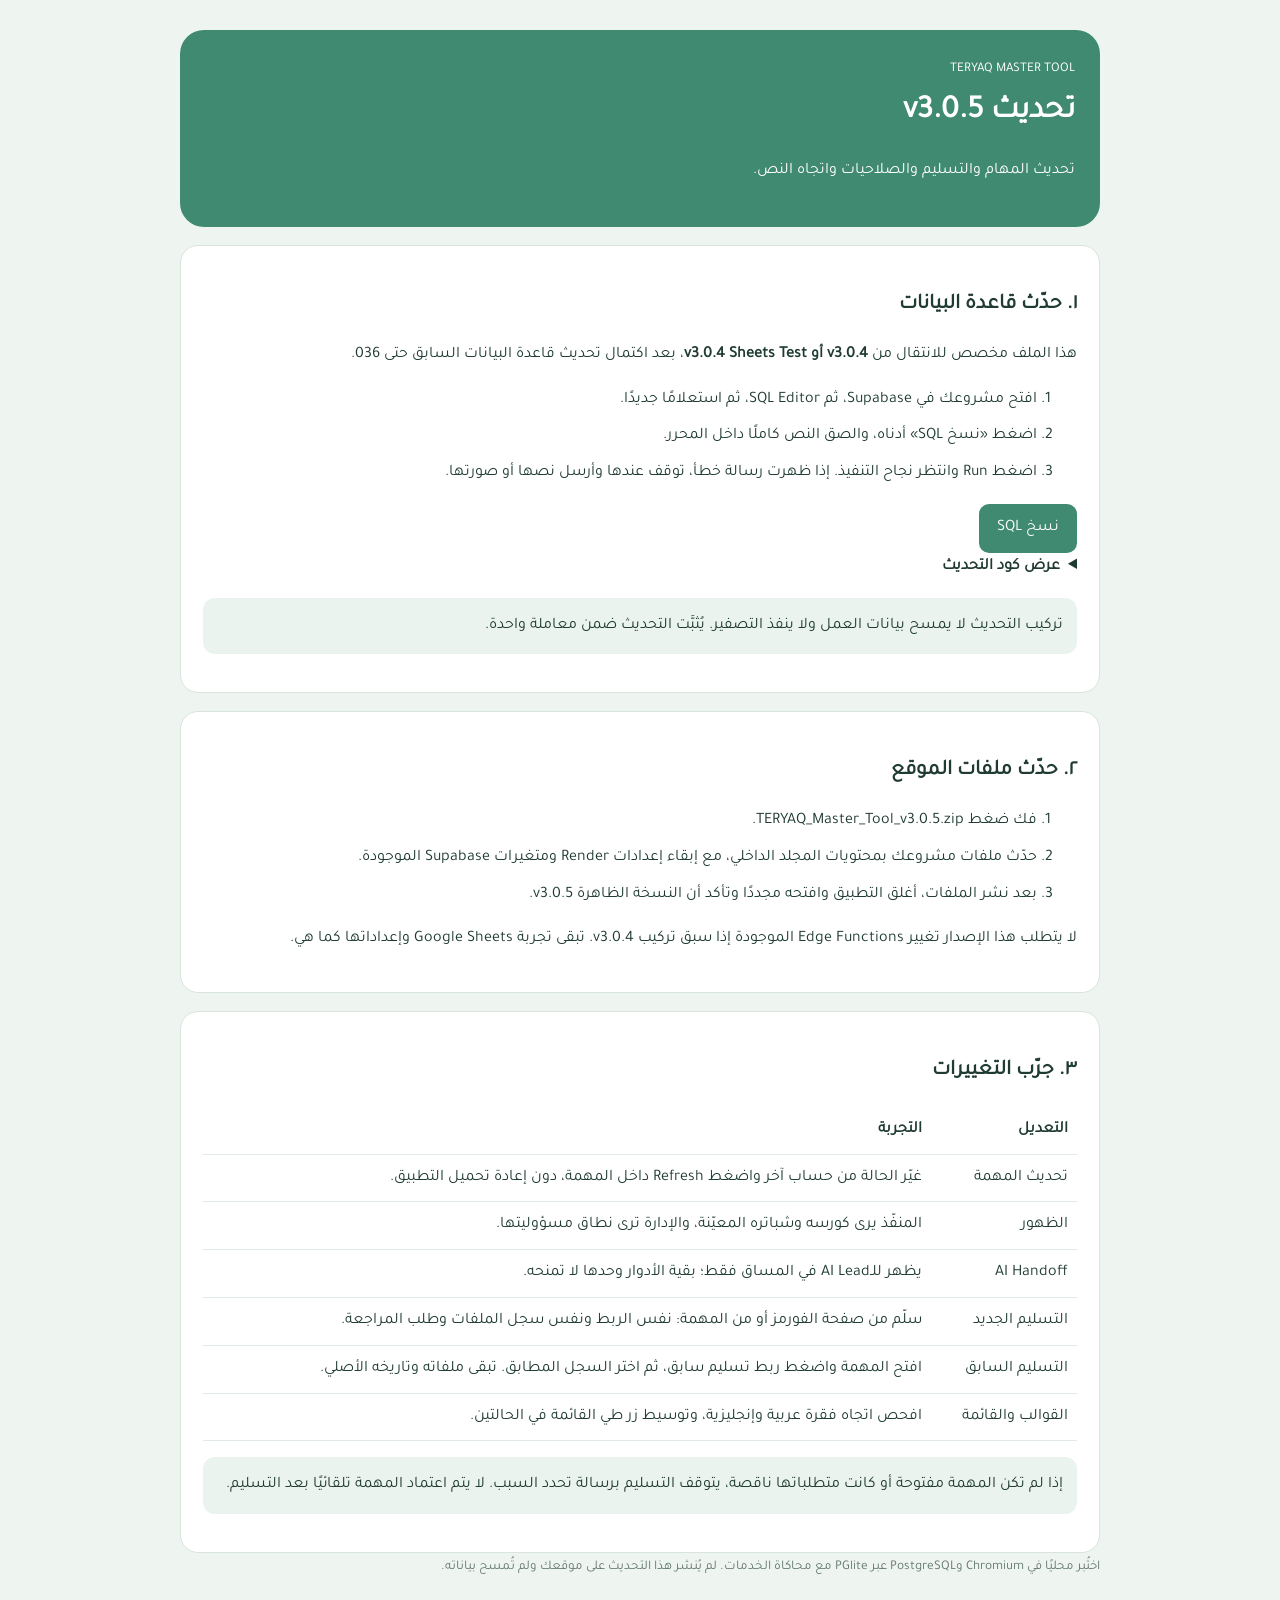
<file: INSTALL_v3.0.5.html>
<!doctype html><html lang="ar" dir="rtl"><meta charset="utf-8"><meta name="viewport" content="width=device-width,initial-scale=1"><title>تركيب ترياق v3.0.5</title><style>@font-face{font-family:Tajawal;src:url([data-uri])}*{box-sizing:border-box}body{margin:0;background:#eef4f0;color:#203c32;font-family:Tajawal,Arial,sans-serif;line-height:1.8}main{max-width:960px;margin:auto;padding:30px 20px}header{background:#408a71;color:white;border-radius:24px;padding:25px}h1{margin:0}h2{font-size:21px}section{background:white;border:1px solid #d7e5dd;border-radius:18px;padding:22px;margin-top:18px}li{margin:8px 0}.note{background:#eaf3ed;padding:14px;border-radius:12px}button,a.button{background:#408a71;color:white;border:0;border-radius:10px;padding:10px 18px;font:inherit;cursor:pointer}textarea{width:100%;height:270px;direction:ltr;text-align:left;white-space:pre;font-family:monospace;font-size:12px;border:1px solid #b9cdc1;border-radius:10px;margin-top:12px}table{width:100%;border-collapse:collapse}td,th{padding:9px;border-bottom:1px solid #e1eae4;text-align:right}small{color:#64796f}code{direction:ltr;display:inline-block}summary{cursor:pointer;font-weight:bold}</style><main><header><small style="color:white">TERYAQ MASTER TOOL</small><h1>تحديث v3.0.5</h1><p>تحديث المهام والتسليم والصلاحيات واتجاه النص.</p></header>
<section><h2>١. حدّث قاعدة البيانات</h2><p>هذا الملف مخصص للانتقال من <b>v3.0.4 أو v3.0.4 Sheets Test</b>، بعد اكتمال تحديث قاعدة البيانات السابق حتى 036.</p><ol><li>افتح مشروعك في Supabase، ثم SQL Editor، ثم استعلامًا جديدًا.</li><li>اضغط «نسخ SQL» أدناه، والصق النص كاملًا داخل المحرر.</li><li>اضغط Run وانتظر نجاح التنفيذ. إذا ظهرت رسالة خطأ، توقف عندها وأرسل نصها أو صورتها.</li></ol><button onclick="copyCode('sql',this)">نسخ SQL</button><details><summary>عرض كود التحديث</summary><textarea id="sql" readonly>-- TERYAQ Master Tool v3.0.5 — upgrade from v3.0.4 / v3.0.4 Sheets Test.
-- Installs permissions, task/form linkage and reset compatibility. Does not run a reset.
begin;
do $$begin
 if to_regclass(&#x27;public.qf_audit_data&#x27;) is null or to_regprocedure(&#x27;public.qf_submission_context(uuid,uuid,text,text)&#x27;) is null then
  raise exception &#x27;Apply the complete corrected v3.0.4 database upgrade (through 036) before this v3.0.5 update&#x27;;
 end if;
end$$;
-- 037_reset_explicit_predicates.sql
-- v3.0.4 reset compatibility: explicit primary-key predicates for safe-update protection.
-- This file only updates the reset function; it does NOT execute a reset.

create or replace function public.workspace_reset_finish(p_expected text) returns text language plpgsql security definer set search_path=public as $$
declare next_generation text:=gen_random_uuid()::text; wid uuid;
begin
 if coalesce(auth.role(),&#x27;&#x27;)&lt;&gt;&#x27;service_role&#x27; then raise exception &#x27;Service access required&#x27; using errcode=&#x27;42501&#x27;; end if;
 perform 1 from public.workspace_reset_state where id and resetting and generation=p_expected for update;
 if not found then raise exception &#x27;No matching reset in progress&#x27;; end if;
 if exists(select 1 from public.workspace_reset_files()) then raise exception &#x27;Uploaded file cleanup is not complete; resume the reset&#x27;; end if;
 delete from public.qf_audit_data where task_id is not null;
 delete from public.workflow_notifications where id is not null;
 delete from public.workflow_events where id is not null;
 delete from public.workflow_evidence where id is not null;
 delete from public.workflow_task_comments where id is not null;
 delete from public.workflow_task_check_state where instruction_id is not null;
 delete from public.workflow_task_resources where id is not null;
 delete from public.workflow_chapter_resources where id is not null;
 update public.workflow_tasks set submitted_id=null,approved_id=null,status=&#x27;planned&#x27;,approved_at=null,approved_by=null,blocked_reason=null,impact_alerted_at=null,opened_at=null where id is not null;
 delete from public.content_submissions where id is not null;
 delete from public.sync_conflicts where id is not null;
 delete from public.audit_log where entity_type in (&#x27;document&#x27;,&#x27;submission&#x27;,&#x27;workflow&#x27;);
 delete from public.documents where id is not null;
 -- FK cascades remove attachments and all document versions.
 for wid in select id from public.course_workflows loop perform public.workflow_open_ready(wid); end loop;
 update public.workspace_reset_state set generation=next_generation,resetting=false,completed_at=now() where id;
 return next_generation;
end $$;
notify pgrst,&#x27;reload schema&#x27;;


-- 038_workflow_scope_ai_access.sql
-- v3.0.5: scope Course Progress by assignment/leadership; AI Handoff only for AI Leads.

create or replace function public.workflow_is_ai_lead(p_course uuid) returns boolean
language sql stable security definer set search_path=public as $$
 select auth.uid() is not null and exists(select 1 from public.course_management_roles where course_id=p_course and user_id=auth.uid() and role=&#x27;ai_lead&#x27;)
$$;
create or replace function public.workflow_can_view_cycle(p_workflow uuid) returns boolean
language sql stable security definer set search_path=public as $$
 select auth.uid() is not null and (public.is_admin() or exists(
 select 1 from public.course_workflows w where w.id=p_workflow and (
 exists(select 1 from public.course_management_roles r where r.course_id=w.course_id and r.user_id=auth.uid())
 or exists(select 1 from public.workflow_tasks t where t.workflow_id=w.id and public.workflow_task_is_executor(t.id,auth.uid())))))
$$;
create or replace function public.workflow_can_view_course(p_course uuid) returns boolean
language sql stable security definer set search_path=public as $$
 select auth.uid() is not null and (public.is_admin() or exists(select 1 from public.course_management_roles where course_id=p_course and user_id=auth.uid()) or exists(select 1 from public.course_workflows where course_id=p_course and public.workflow_can_view_cycle(id)))
$$;
create or replace function public.workflow_can_view_task(p_task uuid) returns boolean
language sql stable security definer set search_path=public as $$select exists(select 1 from public.workflow_tasks where id=p_task and public.workflow_can_view_cycle(workflow_id))$$;
create or replace function public.workflow_task_payload(p_task public.workflow_tasks) returns jsonb
language sql stable security definer set search_path=public as $$
 select case when public.workflow_is_ai_lead((select course_id from public.course_workflows where id=p_task.workflow_id)) then to_jsonb(p_task) else to_jsonb(p_task)-array[&#x27;ai_prompt&#x27;,&#x27;ai_expected_output&#x27;,&#x27;ai_handoff_notes&#x27;,&#x27;ai_handoff_enabled&#x27;] end
$$;
-- Expose a safe task snapshot; raw configurable AI columns have no client read grant.
create or replace function public.workflow_visible_tasks() returns jsonb
language sql stable security definer set search_path=public as $$select coalesce(jsonb_agg(public.workflow_task_payload(t) order by t.sort_order),&#x27;[]&#x27;::jsonb) from public.workflow_tasks t where public.workflow_can_view_cycle(t.workflow_id)$$;
revoke select on public.workflow_tasks from public,anon,authenticated;
revoke select(ai_prompt,ai_expected_output,ai_handoff_notes,ai_handoff_enabled) on public.workflow_tasks from public,anon,authenticated;
do $$declare cols text;begin select string_agg(quote_ident(attname),&#x27;,&#x27;) into cols from pg_attribute where attrelid=&#x27;public.workflow_tasks&#x27;::regclass and attnum&gt;0 and not attisdropped and attname not in (&#x27;ai_prompt&#x27;,&#x27;ai_expected_output&#x27;,&#x27;ai_handoff_notes&#x27;,&#x27;ai_handoff_enabled&#x27;);execute &#x27;grant select(&#x27;||cols||&#x27;) on public.workflow_tasks to authenticated&#x27;;end$$;

drop policy if exists v305_scope on public.course_workflows;
create policy v305_scope on public.course_workflows as restrictive for select to authenticated using(public.workflow_can_view_cycle(id));

drop policy if exists v305_scope on public.workflow_tasks;
create policy v305_scope on public.workflow_tasks as restrictive for select to authenticated using(public.workflow_can_view_cycle(workflow_id));

drop policy if exists v305_scope on public.workflow_task_executors;
create policy v305_scope on public.workflow_task_executors as restrictive for select to authenticated using(public.workflow_can_view_task(task_id));

drop policy if exists v305_scope on public.workflow_chapter_roles;
create policy v305_scope on public.workflow_chapter_roles as restrictive for select to authenticated using(public.workflow_can_view_cycle(workflow_id));

drop policy if exists v305_scope on public.workflow_task_instructions;
create policy v305_scope on public.workflow_task_instructions as restrictive for select to authenticated using(public.workflow_can_view_task(task_id));

drop policy if exists v305_scope on public.workflow_task_comments;
create policy v305_scope on public.workflow_task_comments as restrictive for select to authenticated using(public.workflow_can_view_task(task_id));

drop policy if exists v305_scope on public.workflow_task_check_state;
create policy v305_scope on public.workflow_task_check_state as restrictive for select to authenticated using(exists(select 1 from public.workflow_task_instructions i where i.id=instruction_id and public.workflow_can_view_task(i.task_id)));

drop policy if exists v305_scope on public.workflow_chapter_resources;
create policy v305_scope on public.workflow_chapter_resources as restrictive for select to authenticated using(public.workflow_can_view_cycle(workflow_id));

drop policy if exists v305_scope on public.workflow_task_resources;
create policy v305_scope on public.workflow_task_resources as restrictive for select to authenticated using(public.workflow_can_view_task(task_id));

drop policy if exists v305_scope on public.workflow_events;
create policy v305_scope on public.workflow_events as restrictive for select to authenticated using(public.workflow_can_view_cycle(workflow_id));

drop policy if exists v305_scope on public.workflow_evidence;
create policy v305_scope on public.workflow_evidence as restrictive for select to authenticated using(public.workflow_can_view_task(task_id));

drop policy if exists v305_scope on public.course_management_roles;
create policy v305_scope on public.course_management_roles as restrictive for select to authenticated using(user_id=auth.uid() or public.workflow_can_view_course(course_id));

drop policy if exists v305_scope on public.course_leads;
create policy v305_scope on public.course_leads as restrictive for select to authenticated using(user_id=auth.uid() or public.workflow_can_view_course(course_id));

create or replace function public.workflow_can_view_required_inputs(p_task uuid) returns boolean
language sql stable security definer set search_path=public as $$
 select auth.uid() is not null and exists(select 1 from public.workflow_tasks t join public.course_workflows w on w.id=t.workflow_id where t.id=p_task and (
 public.workflow_task_is_executor(t.id,auth.uid()) or public.workflow_can_manage_stage(w.course_id,t.stage)
 or (public.workflow_is_ai_lead(w.course_id) and public.workflow_ai_task_spec(t.task_key,t.stage) is not null)))
$$;
-- Preparation is shared within the visible chapter; task files still require their existing permissions.
create or replace function public.workflow_scoped_resource_read(p_path text) returns boolean
language sql stable security definer set search_path=public as $$
 select public.is_admin() or exists(select 1 from public.workflow_chapter_resources r where r.storage_path=p_path and public.workflow_can_view_cycle(r.workflow_id))
 or exists(select 1 from public.workflow_task_resources r where r.storage_path=p_path and public.workflow_can_view_required_inputs(r.task_id))
$$;
drop policy if exists workflow_v305_file_scope on storage.objects;
create policy workflow_v305_file_scope on storage.objects as restrictive for select to authenticated using(bucket_id&lt;&gt;&#x27;teryaq-workflow&#x27; or public.workflow_scoped_resource_read(name));
-- Every definer-based reader validates scope as well as RLS. Preserve exact return shapes.
do $wrap$
declare row record; backup text; args text; callargs text; result text; body text; gate text; rec record;
begin
 for row in select * from (values
 (&#x27;workflow_people&#x27;,&#x27;course&#x27;),(&#x27;workflow_directory&#x27;,&#x27;course&#x27;),(&#x27;workflow_team_tasks&#x27;,&#x27;course&#x27;),
 (&#x27;workflow_task_collaboration&#x27;,&#x27;task&#x27;),(&#x27;workflow_task_submission_history&#x27;,&#x27;task&#x27;),(&#x27;workflow_required_inputs&#x27;,&#x27;task&#x27;)) v(fn,kind) loop
  backup:=row.fn||&#x27;_pre305&#x27;;
  select p.* into rec from pg_proc p join pg_namespace n on n.oid=p.pronamespace where n.nspname=&#x27;public&#x27; and p.proname=row.fn and p.pronargs=1;
  if rec.oid is null then raise exception &#x27;Missing prerequisite function: %&#x27;,row.fn;end if;
  args:=pg_get_function_arguments(rec.oid);result:=pg_get_function_result(rec.oid);callargs:=quote_ident(rec.proargnames[1]);
  if not exists(select 1 from pg_proc p join pg_namespace n on n.oid=p.pronamespace where n.nspname=&#x27;public&#x27; and p.proname=backup) then
   execute format(&#x27;alter function public.%I(uuid) rename to %I&#x27;,row.fn,backup);
  end if;
  gate:=case row.kind when &#x27;course&#x27; then &#x27;public.workflow_can_view_course(&#x27;||callargs||&#x27;)&#x27; else &#x27;public.workflow_can_view_task(&#x27;||callargs||&#x27;)&#x27; end;
  body:=&#x27;begin if not coalesce(&#x27;||gate||&#x27;,false) then raise exception &#x27;&#x27;Course/chapter access required&#x27;&#x27; using errcode=&#x27;&#x27;42501&#x27;&#x27;; end if; &#x27;||case when rec.proretset then &#x27;return query select * from &#x27; else &#x27;return &#x27; end||format(&#x27;public.%I(%s); end&#x27;,backup,callargs);
  if row.fn=&#x27;workflow_team_tasks&#x27; then body:=&#x27;begin if not coalesce(&#x27;||gate||&#x27;,false) then raise exception &#x27;&#x27;Course access required&#x27;&#x27; using errcode=&#x27;&#x27;42501&#x27;&#x27;;end if;return query select q.* from public.workflow_team_tasks_pre305(&#x27;||callargs||&#x27;) q where public.workflow_can_view_cycle(q.workflow_id);end&#x27;;end if;
  execute format(&#x27;create or replace function public.%I(%s) returns %s language plpgsql stable security definer set search_path=public as %L&#x27;,row.fn,args,result,body);
  execute format(&#x27;revoke all on function public.%I(uuid) from public,anon,authenticated&#x27;,backup);
  execute format(&#x27;grant execute on function public.%I(uuid) to service_role&#x27;,backup);
  execute format(&#x27;revoke all on function public.%I(uuid) from public,anon&#x27;,row.fn);
  execute format(&#x27;grant execute on function public.%I(uuid) to authenticated&#x27;,row.fn);
 end loop;
end $wrap$;
create or replace function public.workflow_set_ai_handoff(
  p_task uuid,
  p_enabled boolean,
  p_prompt text,
  p_expected_output text,
  p_notes text
) returns void
language plpgsql
security definer
set search_path=public
as $$
declare
  t public.workflow_tasks%rowtype;
  w public.course_workflows%rowtype;
begin
  select * into t from public.workflow_tasks where id=p_task;
  if not found then raise exception &#x27;Task not found&#x27;; end if;
  if public.workflow_ai_task_spec(t.task_key,t.stage) is null then raise exception &#x27;AI Hand Off is limited to the yellow AI tasks in the approved workflow&#x27;; end if;
  select * into w from public.course_workflows where id=t.workflow_id;
  if not public.workflow_is_ai_lead(w.course_id) then
    raise exception &#x27;AI Lead access required to configure AI Hand Off&#x27;;
  end if;

  update public.workflow_tasks
  set ai_handoff_enabled=coalesce(p_enabled,false),
      ai_prompt=nullif(trim(coalesce(p_prompt,&#x27;&#x27;)),&#x27;&#x27;),
      ai_expected_output=nullif(trim(coalesce(p_expected_output,&#x27;&#x27;)),&#x27;&#x27;),
      ai_handoff_notes=nullif(trim(coalesce(p_notes,&#x27;&#x27;)),&#x27;&#x27;)
  where id=p_task;

  insert into public.workflow_events(task_id,workflow_id,actor_id,action,details)
  values(p_task,t.workflow_id,auth.uid(),&#x27;ai_handoff_updated&#x27;,jsonb_build_object(&#x27;enabled&#x27;,coalesce(p_enabled,false)));
end
$$;

revoke all on function public.workflow_set_ai_handoff(uuid,boolean,text,text,text) from public;
grant execute on function public.workflow_set_ai_handoff(uuid,boolean,text,text,text) to authenticated;

create or replace function public.qf_submission_context(p_course uuid,p_chapter uuid,p_form text,p_round text default null) returns jsonb language plpgsql stable security definer set search_path=public as $$
declare w public.course_workflows%rowtype;t public.workflow_tasks%rowtype;person public.profiles%rowtype;key text;dest text;stage_label text;
begin
 if auth.uid() is null then raise exception &#x27;Sign in required&#x27;;end if;
 key:=case p_form when &#x27;qf-review&#x27; then case p_round when &#x27;1&#x27; then &#x27;qf-review-r1&#x27; when &#x27;2&#x27; then &#x27;qf-review-r2&#x27; end when &#x27;qf-comprehensive-audit&#x27; then &#x27;qf-audit&#x27; when &#x27;qf-final-outputs&#x27; then &#x27;qf-final-qc&#x27; end;
 if key is null then raise exception &#x27;Choose Review Round 1 or 2&#x27;;end if;
 select * into w from public.course_workflows where course_id=p_course and chapter_id=p_chapter order by cycle desc limit 1;
 select * into t from public.workflow_tasks where workflow_id=w.id and task_key=key;
 if t.id is null then raise exception &#x27;Start the chapter and apply the Questions &amp; Flashcards update first&#x27;;end if;
 if not(public.workflow_task_is_executor(t.id,auth.uid()) or public.workflow_can_manage_stage(w.course_id,t.stage)) then raise exception &#x27;Task executor or course management access required&#x27; using errcode=&#x27;42501&#x27;;end if;
 if p_form=&#x27;qf-review&#x27; then
  select p.* into person from public.workflow_chapter_roles r join public.profiles p on p.id=r.user_id where r.workflow_id=w.id and r.role=&#x27;scientific_author&#x27;;
  if person.id is null then raise exception &#x27;Assign the chapter Scientific Draft Author first&#x27;;end if;
 else select * into person from public.profiles where id=auth.uid();end if;
 dest:=case key when &#x27;qf-review-r1&#x27; then &#x27;qf-generate-v2&#x27; when &#x27;qf-audit&#x27; then &#x27;qf-review-r2&#x27; when &#x27;qf-review-r2&#x27; then &#x27;qf-generate-v3&#x27; when &#x27;qf-final-qc&#x27; then &#x27;qf-publish&#x27; end;
 stage_label:=case key when &#x27;qf-review-r1&#x27; then &#x27;Review — Round 1&#x27; when &#x27;qf-review-r2&#x27; then &#x27;Review — Round 2&#x27; when &#x27;qf-audit&#x27; then &#x27;Comprehensive Audit&#x27; else &#x27;Final Outputs&#x27; end;
 return jsonb_build_object(&#x27;task&#x27;,public.workflow_task_payload(t),&#x27;workflow&#x27;,to_jsonb(w),&#x27;person&#x27;,jsonb_build_object(&#x27;id&#x27;,person.id,&#x27;name&#x27;,person.display_name,&#x27;memberCode&#x27;,coalesce(person.member_code,&#x27;&#x27;),&#x27;label&#x27;,coalesce(person.display_name,&#x27;&#x27;)||case when nullif(person.member_code,&#x27;&#x27;) is null then &#x27;&#x27; else &#x27; — &#x27;||person.member_code end),&#x27;round&#x27;,p_round,&#x27;stage&#x27;,stage_label,&#x27;destination&#x27;,dest,&#x27;destinationLabel&#x27;,(select title from public.workflow_tasks where workflow_id=w.id and task_key=dest));
end $$;
revoke all on function public.qf_submission_context(uuid,uuid,text,text) from public,anon;grant execute on function public.qf_submission_context(uuid,uuid,text,text) to authenticated;

-- Renamed implementations are internal, never alternate public API routes.
do $$declare r record;begin for r in select p.oid::regprocedure sig from pg_proc p join pg_namespace n on n.oid=p.pronamespace where n.nspname=&#x27;public&#x27; and (p.proname like &#x27;%_v3_0_3&#x27; or p.proname like &#x27;%_pre305&#x27;) loop execute format(&#x27;revoke all on function %s from public,anon,authenticated&#x27;,r.sig);end loop;end$$;
revoke all on function public.workflow_task_payload(public.workflow_tasks) from public,anon,authenticated;
revoke all on function public.workflow_is_ai_lead(uuid),public.workflow_can_view_cycle(uuid),public.workflow_can_view_course(uuid),public.workflow_can_view_task(uuid),public.workflow_visible_tasks(),public.workflow_scoped_resource_read(text) from public,anon;
grant execute on function public.workflow_is_ai_lead(uuid),public.workflow_can_view_cycle(uuid),public.workflow_can_view_course(uuid),public.workflow_can_view_task(uuid),public.workflow_visible_tasks(),public.workflow_scoped_resource_read(text) to authenticated;

-- Download access follows the exact resolved input files, not obsolete task names.
create or replace function public.workflow_submission_file_visible(p_path text) returns boolean
language plpgsql stable security definer set search_path=public as $$
declare submission_id text;package public.content_submissions%rowtype;target record;inputs jsonb;
begin
 if auth.uid() is null then return false;end if;
 if public.is_admin() then return true;end if;
 submission_id:=(storage.foldername(p_path))[2];
 if submission_id is null or submission_id !~ &#x27;^[0-9a-fA-F-]{36}$&#x27; then return false;end if;
 select * into package from public.content_submissions where id::text=submission_id and deleted_at is null;
 if not found or split_part(p_path,&#x27;/&#x27;,1)&lt;&gt;package.owner_id::text then return false;end if;
 if package.owner_id=auth.uid() then return true;end if;
 if package.status&lt;&gt;&#x27;submitted&#x27; then return false;end if;
 if package.workflow_task_id is not null and exists(select 1 from public.workflow_tasks t join public.course_workflows w on w.id=t.workflow_id where t.id=package.workflow_task_id and (public.workflow_task_is_executor(t.id,auth.uid()) or public.workflow_can_manage_stage(w.course_id,t.stage))) then return true;end if;
 for target in select t.id from public.workflow_tasks t join public.course_workflows w on w.id=t.workflow_id where w.course_id=package.course_id and w.chapter_id=package.chapter_id and public.workflow_can_view_cycle(w.id) and public.workflow_can_view_required_inputs(t.id) loop
  inputs:=public.workflow_required_inputs_pre305(target.id);
  if exists(select 1 from jsonb_path_query(coalesce(inputs,&#x27;[]&#x27;::jsonb),&#x27;$.**.storage_path&#x27;) path where path#&gt;&gt;&#x27;{}&#x27;=p_path) then return true;end if;
 end loop;
 return false;
end$$;
revoke all on function public.workflow_submission_file_visible(text) from public,anon;
grant execute on function public.workflow_submission_file_visible(text) to authenticated;
drop policy if exists workflow_storage_v305_inputs on storage.objects;
create policy workflow_storage_v305_inputs on storage.objects for select to authenticated using(bucket_id=&#x27;teryaq-submissions&#x27; and public.workflow_submission_file_visible(name));
drop policy if exists workflow_storage_v305_scope on storage.objects;
create policy workflow_storage_v305_scope on storage.objects as restrictive for select to authenticated using(bucket_id&lt;&gt;&#x27;teryaq-submissions&#x27; or public.workflow_submission_file_visible(name));

notify pgrst,&#x27;reload schema&#x27;;


-- 039_submission_task_linking.sql
-- v3.0.5: native forms and Course Progress share the same task binding.
-- Installation does not submit/approve old work. Existing packages are linked explicitly in the UI.

create or replace function public.workflow_user_can_submit(p_task uuid,p_user uuid) returns boolean
language sql stable security definer set search_path=public as $$
 select p_user is not null and exists(select 1 from public.workflow_tasks t join public.course_workflows w on w.id=t.workflow_id where t.id=p_task and (
 public.workflow_task_is_executor(t.id,p_user) or public.is_admin(p_user) or exists(select 1 from public.course_management_roles r where r.course_id=w.course_id and r.user_id=p_user and (r.role=&#x27;course_lead&#x27; or r.role=public.workflow_role_for_stage(t.stage)))))
$$;
create or replace function public.workflow_submission_context(p_course uuid,p_chapter uuid,p_form text,p_version text default null,p_task uuid default null) returns jsonb
language plpgsql stable security definer set search_path=public as $$
declare w public.course_workflows%rowtype;t public.workflow_tasks%rowtype;cfg public.submission_form_configs%rowtype;person public.profiles%rowtype;ids uuid[];
begin
 if auth.uid() is null then raise exception &#x27;Sign in required&#x27; using errcode=&#x27;42501&#x27;;end if;
 select * into cfg from public.submission_form_configs where id=p_form and active;
 if not found then raise exception &#x27;Submission form is unavailable&#x27;;end if;
 if p_task is not null then
  select * into t from public.workflow_tasks where id=p_task;
  select * into w from public.course_workflows where id=t.workflow_id;
  if t.id is null then raise exception &#x27;The linked task is unavailable&#x27;;end if;
  if w.course_id is distinct from p_course then raise exception &#x27;Course does not match the linked task&#x27;;end if;
  if w.chapter_id is distinct from p_chapter then raise exception &#x27;Chapter does not match the linked task&#x27;;end if;
  if t.template_id is distinct from cfg.template_id then raise exception &#x27;Form/template does not match the linked task&#x27;;end if;
  if t.expected_version is not null and t.expected_version is distinct from p_version then raise exception &#x27;Version does not match the linked task: expected %&#x27;,t.expected_version;end if;
 else
  select * into w from public.course_workflows where course_id=p_course and chapter_id=p_chapter order by cycle desc limit 1;
  if w.id is null then raise exception &#x27;Start this chapter from Courses before submitting&#x27;;end if;
  select array_agg(id) into ids from public.workflow_tasks x where x.workflow_id=w.id and x.template_id=cfg.template_id and (x.expected_version is null or x.expected_version=p_version) and public.workflow_user_can_submit(x.id,auth.uid());
  if coalesce(cardinality(ids),0)=0 then raise exception &#x27;No assigned task matches this form and version in the chapter&#x27;;end if;
  if cardinality(ids)&gt;1 then raise exception &#x27;More than one task matches this form; open Submit Work from the intended task&#x27;;end if;
  select * into t from public.workflow_tasks where id=ids[1];
 end if;
 if not public.workflow_user_can_submit(t.id,auth.uid()) then raise exception &#x27;Task executor or responsible course manager access required&#x27; using errcode=&#x27;42501&#x27;;end if;
 if t.status not in (&#x27;ready&#x27;,&#x27;in_progress&#x27;,&#x27;changes_requested&#x27;) then raise exception &#x27;Task is not open for submission: %&#x27;,t.status;end if;
 if exists(select 1 from unnest(t.depends_on) d where not exists(select 1 from public.workflow_tasks prev where prev.workflow_id=t.workflow_id and prev.task_key=d and prev.status=&#x27;approved&#x27;)) then raise exception &#x27;Approve prerequisite tasks before uploading or submitting&#x27;;end if;
 if t.template_id=&#x27;scientific-draft-text&#x27; then select p.* into person from public.workflow_chapter_roles r join public.profiles p on p.id=r.user_id where r.workflow_id=w.id and r.role=&#x27;scientific_author&#x27;;end if;
 if person.id is null then select * into person from public.profiles where id=auth.uid();end if;
 return jsonb_build_object(&#x27;task&#x27;,public.workflow_task_payload(t),&#x27;workflow&#x27;,to_jsonb(w),&#x27;person&#x27;,jsonb_build_object(&#x27;id&#x27;,person.id,&#x27;name&#x27;,person.display_name,&#x27;memberCode&#x27;,coalesce(person.member_code,&#x27;&#x27;),&#x27;label&#x27;,coalesce(person.display_name,&#x27;&#x27;)||case when nullif(person.member_code,&#x27;&#x27;) is null then &#x27;&#x27; else &#x27; — &#x27;||person.member_code end),&#x27;category&#x27;,(select category_id from public.content_subjects where id=w.course_id));
end $$;
create or replace function public.workflow_bind_directory_submission() returns trigger
language plpgsql security definer set search_path=public as $$declare ctx jsonb;begin
 if new.form_id in (&#x27;qf-review&#x27;,&#x27;qf-comprehensive-audit&#x27;,&#x27;qf-final-outputs&#x27;) then return new;end if;
 if tg_op=&#x27;UPDATE&#x27; and old.status=&#x27;submitted&#x27; then return new;end if;
 if new.workflow_task_id is null then
  ctx:=public.workflow_submission_context(new.course_id,new.chapter_id,new.form_id,new.version_label,null);
  new.workflow_task_id:=(ctx#&gt;&gt;&#x27;{task,id}&#x27;)::uuid;
 end if;
 return new;
end$$;
drop trigger if exists aa_bind_directory_submission on public.content_submissions;
create trigger aa_bind_directory_submission before insert or update on public.content_submissions for each row execute function public.workflow_bind_directory_submission();
create or replace function public.workflow_submission_guard() returns trigger
language plpgsql security definer set search_path=public as $$
declare t public.workflow_tasks%rowtype;w public.course_workflows%rowtype;cfg jsonb;field jsonb;entry jsonb;shown boolean;author uuid;linking boolean:=false;
begin
 if tg_op=&#x27;UPDATE&#x27; then
  linking:=old.status=&#x27;submitted&#x27; and old.workflow_task_id is null and new.workflow_task_id is not null;
  if new.workflow_task_id is distinct from old.workflow_task_id and not linking then raise exception &#x27;Task link cannot change; discard the pending form to choose another task&#x27;;end if;
  if old.status=&#x27;submitted&#x27; and not linking then
   if new.deleted_at is distinct from old.deleted_at and exists(select 1 from public.workflow_tasks where id=old.workflow_task_id and status in (&#x27;in_review&#x27;,&#x27;approved&#x27;)) then raise exception &#x27;A submission linked to an active or approved review cannot be moved to Trash&#x27;;end if;
   return new;
  end if;
 end if;
 if new.workflow_task_id is null then raise exception &#x27;Choose the matching task before submission&#x27;;end if;
 select * into t from public.workflow_tasks where id=new.workflow_task_id for update;
 if not found then raise exception &#x27;Unknown workflow task&#x27;;end if;
 if t.stage=&#x27;Questions &amp; Flashcards&#x27; and new.form_id in (&#x27;qf-review&#x27;,&#x27;qf-comprehensive-audit&#x27;,&#x27;qf-final-outputs&#x27;) then return new;end if;
 select * into w from public.course_workflows where id=t.workflow_id;
 if not public.workflow_user_can_submit(t.id,new.owner_id) then raise exception &#x27;Submission owner is not a task executor or responsible course manager&#x27; using errcode=&#x27;42501&#x27;;end if;
 if auth.uid() is distinct from new.owner_id and not public.workflow_can_manage_stage(w.course_id,t.stage) then raise exception &#x27;You cannot submit work for this account&#x27; using errcode=&#x27;42501&#x27;;end if;
 if new.course_id is distinct from w.course_id then raise exception &#x27;Course does not match task&#x27;;end if;
 if new.chapter_id is distinct from w.chapter_id then raise exception &#x27;Chapter does not match task&#x27;;end if;
 if new.category_id is distinct from (select category_id from public.content_subjects where id=w.course_id) then raise exception &#x27;Category does not match task course&#x27;;end if;
 if new.template_id is distinct from t.template_id then raise exception &#x27;Form/template does not match task&#x27;;end if;
 if t.expected_version is not null and new.version_label is distinct from t.expected_version then raise exception &#x27;Version does not match task: expected %&#x27;,t.expected_version;end if;
 if t.status not in (&#x27;ready&#x27;,&#x27;in_progress&#x27;,&#x27;changes_requested&#x27;) then raise exception &#x27;Task is not open for submission: %&#x27;,t.status;end if;
 if exists(select 1 from unnest(t.depends_on) d where not exists(select 1 from public.workflow_tasks prev where prev.workflow_id=t.workflow_id and prev.task_key=d and prev.status=&#x27;approved&#x27;)) then raise exception &#x27;Approve prerequisite tasks before uploading or submitting&#x27;;end if;
 new.workflow_stage:=t.stage;
 if new.status=&#x27;submitted&#x27; then
  if t.template_id=&#x27;scientific-draft-text&#x27; then
   select user_id into author from public.workflow_chapter_roles where workflow_id=w.id and role=&#x27;scientific_author&#x27;;
   if author is not null and new.answers-&gt;&gt;&#x27;writer&#x27; is distinct from author::text then raise exception &#x27;Writer does not match the chapter Scientific Draft Author&#x27;;end if;
  end if;
  if nullif(new.answers-&gt;&gt;&#x27;writer&#x27;,&#x27;&#x27;) is not null and not exists(select 1 from public.profiles where id::text=new.answers-&gt;&gt;&#x27;writer&#x27;) then raise exception &#x27;Select the writer from central user records&#x27;;end if;
  select configuration into cfg from public.submission_form_configs where id=new.form_id and template_id=t.template_id and active;
  if cfg is null then raise exception &#x27;Submission form is unavailable&#x27;;end if;
  for field in select f from jsonb_array_elements(cfg-&gt;&#x27;sections&#x27;) sec cross join lateral jsonb_array_elements(sec-&gt;&#x27;fields&#x27;) f loop
   shown:=field-&gt;&#x27;showWhen&#x27; is null or new.answers-&gt;&gt;(field#&gt;&gt;&#x27;{showWhen,field}&#x27;)=field#&gt;&gt;&#x27;{showWhen,equals}&#x27;;
   if not coalesce(shown,false) or field-&gt;&gt;&#x27;type&#x27;=&#x27;info&#x27; then continue;end if;
   if field-&gt;&gt;&#x27;type&#x27;=&#x27;file&#x27; then
    if coalesce((field-&gt;&gt;&#x27;required&#x27;)::boolean,false) and not exists(select 1 from jsonb_array_elements(new.files) x where x-&gt;&gt;&#x27;fieldId&#x27;=field-&gt;&gt;&#x27;id&#x27;) then raise exception &#x27;Required output missing: %&#x27;,field-&gt;&gt;&#x27;label&#x27;;end if;
   elsif coalesce((field-&gt;&gt;&#x27;required&#x27;)::boolean,false) and (nullif(new.answers-&gt;&gt;(field-&gt;&gt;&#x27;id&#x27;),&#x27;&#x27;) is null or (field-&gt;&gt;&#x27;type&#x27;=&#x27;checkbox&#x27; and new.answers-&gt;&gt;(field-&gt;&gt;&#x27;id&#x27;)&lt;&gt;&#x27;true&#x27;)) then raise exception &#x27;Required field missing: %&#x27;,field-&gt;&gt;&#x27;label&#x27;;end if;
  end loop;
  for entry in select value from jsonb_array_elements(new.files) loop
   if coalesce(entry-&gt;&gt;&#x27;path&#x27;,&#x27;&#x27;) not like new.owner_id::text||&#x27;/&#x27;||new.id::text||&#x27;/%&#x27; or not exists(select 1 from storage.objects where bucket_id=&#x27;teryaq-submissions&#x27; and name=entry-&gt;&gt;&#x27;path&#x27;) then raise exception &#x27;Uploaded file is missing or belongs to a different submission&#x27;;end if;
  end loop;
 end if;
 return new;
end $$;
create or replace function public.workflow_submission_finished() returns trigger language plpgsql security definer set search_path=public as $$
declare t public.workflow_tasks%rowtype;w public.course_workflows%rowtype;recipient uuid;
begin
 if new.workflow_task_id is null or new.status&lt;&gt;&#x27;submitted&#x27; then return new;end if;
 if tg_op=&#x27;UPDATE&#x27; and old.status=&#x27;submitted&#x27; and old.workflow_task_id is not null then return new;end if;
 select * into t from public.workflow_tasks where id=new.workflow_task_id for update;
 if not public.workflow_user_can_submit(t.id,new.owner_id) then raise exception &#x27;Task submission access required&#x27; using errcode=&#x27;42501&#x27;;end if;
 select * into w from public.course_workflows where id=t.workflow_id;
 update public.workflow_tasks set submitted_id=new.id,status=&#x27;in_review&#x27; where id=t.id;
 insert into public.workflow_events(task_id,workflow_id,actor_id,action,details) values(t.id,t.workflow_id,auth.uid(),&#x27;submission&#x27;,jsonb_build_object(&#x27;submission_id&#x27;,new.id,&#x27;version&#x27;,new.version_label,&#x27;linked_existing&#x27;,tg_op=&#x27;UPDATE&#x27; and old.status=&#x27;submitted&#x27;));
 for recipient in select r.user_id from public.course_management_roles r where r.course_id=w.course_id and (r.role=&#x27;course_lead&#x27; or r.role=public.workflow_role_for_stage(t.stage)) loop insert into public.workflow_notifications(recipient_id,task_id,title,body) values(recipient,t.id,&#x27;Review requested&#x27;,t.title);end loop;
 return new;
end $$;
create or replace function public.qf_guard_submission() returns trigger language plpgsql security definer set search_path=public as $$
declare ctx jsonb;t public.workflow_tasks%rowtype;cfg jsonb;field jsonb;entry jsonb;visible boolean;missing text;key text;
begin
 if new.form_id not in (&#x27;qf-review&#x27;,&#x27;qf-comprehensive-audit&#x27;,&#x27;qf-final-outputs&#x27;) then return new;end if;
 if tg_op=&#x27;UPDATE&#x27; and old.status=&#x27;submitted&#x27; then if new.review_round is distinct from old.review_round or new.workflow_stage is distinct from old.workflow_stage or new.destination_task_key is distinct from old.destination_task_key or new.workflow_task_id is distinct from old.workflow_task_id then raise exception &#x27;A submitted package cannot change its round or stage&#x27;;end if;return new;end if;
 ctx:=public.qf_submission_context(new.course_id,new.chapter_id,new.form_id,new.answers-&gt;&gt;&#x27;reviewRound&#x27;);
 select * into t from public.workflow_tasks where id=(ctx#&gt;&gt;&#x27;{task,id}&#x27;)::uuid for update;
 if new.template_id is distinct from t.template_id then raise exception &#x27;Form type does not match its workflow task&#x27;;end if;
 if new.workflow_task_id is not null and new.workflow_task_id&lt;&gt;t.id then raise exception &#x27;Form or review round does not match its task&#x27;;end if;
 if t.status not in (&#x27;ready&#x27;,&#x27;in_progress&#x27;,&#x27;changes_requested&#x27;) then raise exception &#x27;Task is not open for submission&#x27;;end if;
 if exists(select 1 from unnest(t.depends_on) d where not exists(select 1 from public.workflow_tasks prev where prev.workflow_id=t.workflow_id and prev.task_key=d and prev.status=&#x27;approved&#x27;)) then raise exception &#x27;Approve prerequisite tasks before uploading or submitting&#x27;;end if;
 if tg_op=&#x27;UPDATE&#x27; and old.workflow_task_id is distinct from t.id then raise exception &#x27;Discard the current form before changing its round or task&#x27;;end if;
 if not(public.workflow_user_can_submit(t.id,new.owner_id)) then raise exception &#x27;Task executor or responsible course manager access required&#x27; using errcode=&#x27;42501&#x27;;end if;
 new.category_id:=(select category_id from public.content_subjects where id=new.course_id);new.workflow_task_id:=t.id;new.workflow_stage:=t.stage;new.review_round:=case when new.form_id=&#x27;qf-review&#x27; then new.answers-&gt;&gt;&#x27;reviewRound&#x27; else null end;new.destination_task_key:=ctx-&gt;&gt;&#x27;destination&#x27;;
 new.answers:=new.answers||jsonb_build_object(&#x27;course&#x27;,new.course_id::text,&#x27;chapter&#x27;,new.chapter_id::text,&#x27;category&#x27;,new.category_id::text,&#x27;version&#x27;,new.version_label,&#x27;stage&#x27;,ctx-&gt;&gt;&#x27;stage&#x27;,&#x27;destination&#x27;,ctx-&gt;&gt;&#x27;destinationLabel&#x27;,&#x27;writer&#x27;,ctx#&gt;&gt;&#x27;{person,id}&#x27;,&#x27;memberCode&#x27;,ctx#&gt;&gt;&#x27;{person,memberCode}&#x27;,&#x27;inputVersion&#x27;,case when new.form_id=&#x27;qf-comprehensive-audit&#x27; then &#x27;2&#x27; else null end);
 if new.status=&#x27;submitted&#x27; then
  select configuration into cfg from public.submission_form_configs where id=new.form_id;
  for field in select f from jsonb_array_elements(cfg-&gt;&#x27;sections&#x27;) s cross join lateral jsonb_array_elements(s-&gt;&#x27;fields&#x27;) f loop
   visible:=field-&gt;&#x27;showWhen&#x27; is null or new.answers-&gt;&gt;(field#&gt;&gt;&#x27;{showWhen,field}&#x27;)=field#&gt;&gt;&#x27;{showWhen,equals}&#x27;;
   if not coalesce(visible,false) or field-&gt;&gt;&#x27;type&#x27;=&#x27;info&#x27; then continue;end if;
   if field-&gt;&gt;&#x27;type&#x27;=&#x27;file&#x27; then
    if coalesce((field-&gt;&gt;&#x27;required&#x27;)::boolean,false) and not exists(select 1 from jsonb_array_elements(new.files) x where x-&gt;&gt;&#x27;fieldId&#x27;=field-&gt;&gt;&#x27;id&#x27;) then raise exception &#x27;Required output missing: %&#x27;,field-&gt;&gt;&#x27;label&#x27;;end if;
   elsif coalesce((field-&gt;&gt;&#x27;required&#x27;)::boolean,false) and (nullif(new.answers-&gt;&gt;(field-&gt;&gt;&#x27;id&#x27;),&#x27;&#x27;) is null or (field-&gt;&gt;&#x27;type&#x27;=&#x27;checkbox&#x27; and new.answers-&gt;&gt;(field-&gt;&gt;&#x27;id&#x27;)&lt;&gt;&#x27;true&#x27;)) then raise exception &#x27;Required field missing: %&#x27;,field-&gt;&gt;&#x27;label&#x27;;end if;
  end loop;
  for entry in select value from jsonb_array_elements(new.files) loop
   if coalesce(entry-&gt;&gt;&#x27;path&#x27;,&#x27;&#x27;) not like new.owner_id::text||&#x27;/&#x27;||new.id::text||&#x27;/%&#x27; or not exists(select 1 from storage.objects where bucket_id=&#x27;teryaq-submissions&#x27; and name=entry-&gt;&gt;&#x27;path&#x27;) then raise exception &#x27;Uploaded file is missing or does not belong to this submission&#x27;;end if;
  end loop;
 end if;
 return new;
end $$;

create or replace function public.workflow_unlinked_submissions(p_task uuid) returns jsonb
language plpgsql stable security definer set search_path=public as $$declare t public.workflow_tasks%rowtype;w public.course_workflows%rowtype;begin
 if not public.workflow_can_view_task(p_task) then raise exception &#x27;Task access required&#x27; using errcode=&#x27;42501&#x27;;end if;
 select * into t from public.workflow_tasks where id=p_task;select * into w from public.course_workflows where id=t.workflow_id;
 return (select coalesce(jsonb_agg(jsonb_build_object(&#x27;id&#x27;,s.id,&#x27;submitted_at&#x27;,s.submitted_at,&#x27;version_label&#x27;,s.version_label,&#x27;owner_name&#x27;,coalesce(p.display_name,p.email)) order by s.submitted_at desc),&#x27;[]&#x27;::jsonb) from public.content_submissions s join public.profiles p on p.id=s.owner_id where s.workflow_task_id is null and s.status=&#x27;submitted&#x27; and s.deleted_at is null and s.course_id=w.course_id and s.chapter_id=w.chapter_id and s.template_id=t.template_id and (t.expected_version is null or s.version_label=t.expected_version) and (s.form_id&lt;&gt;&#x27;qf-review&#x27; or s.answers-&gt;&gt;&#x27;reviewRound&#x27;=case t.task_key when &#x27;qf-review-r1&#x27; then &#x27;1&#x27; when &#x27;qf-review-r2&#x27; then &#x27;2&#x27; end) and public.workflow_user_can_submit(p_task,s.owner_id) and (s.owner_id=auth.uid() or public.workflow_can_manage_stage(w.course_id,t.stage)));
end$$;
create or replace function public.workflow_link_submission(p_task uuid,p_submission uuid) returns void
language plpgsql security definer set search_path=public as $$declare s public.content_submissions%rowtype;begin
 if not exists(select 1 from jsonb_array_elements(public.workflow_unlinked_submissions(p_task)) x where x-&gt;&gt;&#x27;id&#x27;=p_submission::text) then raise exception &#x27;No eligible matching submission is available for this task&#x27;;end if;
 select * into s from public.content_submissions where id=p_submission for update;
 if s.workflow_task_id is not null then raise exception &#x27;Submission has already been linked&#x27;;end if;
 if s.form_id in (&#x27;qf-review&#x27;,&#x27;qf-comprehensive-audit&#x27;,&#x27;qf-final-outputs&#x27;) then
  perform public.qf_submission_context(s.course_id,s.chapter_id,s.form_id,s.answers-&gt;&gt;&#x27;reviewRound&#x27;);
  if exists(select 1 from public.workflow_tasks t cross join unnest(t.depends_on) d where t.id=p_task and not exists(select 1 from public.workflow_tasks prev where prev.workflow_id=t.workflow_id and prev.task_key=d and prev.status=&#x27;approved&#x27;)) then raise exception &#x27;Approve prerequisite tasks before linking&#x27;;end if;
 else perform public.workflow_submission_context(s.course_id,s.chapter_id,s.form_id,s.version_label,p_task);end if;
 update public.content_submissions set workflow_task_id=p_task where id=p_submission;
end$$;
revoke all on function public.workflow_bind_directory_submission(),public.workflow_submission_guard(),public.workflow_submission_finished() from public,anon,authenticated;
revoke all on function public.workflow_user_can_submit(uuid,uuid) from public,anon,authenticated;
revoke all on function public.workflow_submission_context(uuid,uuid,text,text,uuid),public.workflow_unlinked_submissions(uuid),public.workflow_link_submission(uuid,uuid) from public,anon;
grant execute on function public.workflow_submission_context(uuid,uuid,text,text,uuid),public.workflow_unlinked_submissions(uuid),public.workflow_link_submission(uuid,uuid) to authenticated;
create or replace function public.validate_content_submission() returns trigger language plpgsql
set search_path=public as $$
begin
  -- Sole identity change allowed on an archived package is its first validated task link.
  if tg_op=&#x27;UPDATE&#x27; and old.status=&#x27;submitted&#x27; and old.workflow_task_id is null and new.workflow_task_id is not null
     and (to_jsonb(new)-&#x27;workflow_task_id&#x27;)=(to_jsonb(old)-&#x27;workflow_task_id&#x27;) then
    if not public.workflow_can_view_task(new.workflow_task_id) or not (old.owner_id=auth.uid() or exists(select 1 from public.workflow_tasks t join public.course_workflows w on w.id=t.workflow_id where t.id=new.workflow_task_id and public.workflow_can_manage_stage(w.course_id,t.stage))) then
      raise exception &#x27;Task link access required&#x27; using errcode=&#x27;42501&#x27;;
    end if;
    return new;
  end if;
  if tg_op=&#x27;INSERT&#x27; or old.status=&#x27;uploading&#x27; then
  if new.course_id is not null and not exists(
    select 1 from public.content_subjects where id=new.course_id and active
      and (new.category_id is null or category_id=new.category_id)
  ) then raise exception &#x27;The selected course does not belong to this category&#x27;; end if;
  if new.chapter_id is not null and not exists(
    select 1 from public.content_chapters c join public.content_subjects s on s.id=c.subject_id
    where c.id=new.chapter_id and c.active and s.active
      and (new.course_id is null or c.subject_id=new.course_id)
      and (new.category_id is null or s.category_id=new.category_id)
  ) then raise exception &#x27;The selected chapter does not belong to this course&#x27;; end if;
  if new.version_label is not null and not exists(
    select 1 from public.content_template_versions
    where template_id=new.template_id and version_label=new.version_label and active
  ) then raise exception &#x27;This version is not available for the selected template&#x27;; end if;
  if not exists(
    select 1 from public.submission_form_configs
    where id=new.form_id and template_id=new.template_id and active
  ) then raise exception &#x27;The selected submission form is unavailable&#x27;; end if;
  end if;
  if tg_op=&#x27;UPDATE&#x27; then
    if new.owner_id is distinct from old.owner_id or new.form_id is distinct from old.form_id
      or new.template_id is distinct from old.template_id then
      raise exception &#x27;A submitted package cannot change its identity or answers&#x27;;
    end if;
    if old.status=&#x27;uploading&#x27; then
      if not public.is_admin() and (
        new.deleted_at is distinct from old.deleted_at or new.deleted_by is distinct from old.deleted_by
        or new.drive_uploaded is distinct from old.drive_uploaded
        or new.drive_uploaded_at is distinct from old.drive_uploaded_at
        or new.drive_uploaded_by is distinct from old.drive_uploaded_by
      ) then raise exception &#x27;Only administrators can change archive or backup status&#x27;; end if;
    elsif old.status=&#x27;submitted&#x27; then
      if not public.is_admin() or new.status&lt;&gt;&#x27;submitted&#x27;
        or new.category_id is distinct from old.category_id or new.course_id is distinct from old.course_id
        or new.chapter_id is distinct from old.chapter_id or new.version_label is distinct from old.version_label
        or new.answers is distinct from old.answers or new.form_snapshot is distinct from old.form_snapshot
        or new.files is distinct from old.files or new.submitted_at is distinct from old.submitted_at then
        raise exception &#x27;A submitted package cannot change its identity or answers&#x27;;
      end if;
    end if;
  end if;
  return new;
end $$;
notify pgrst,&#x27;reload schema&#x27;;

commit;
</textarea></details><p class="note">تركيب التحديث لا يمسح بيانات العمل ولا ينفذ التصفير. يُثبَّت التحديث ضمن معاملة واحدة.</p></section>
<section><h2>٢. حدّث ملفات الموقع</h2><ol><li>فك ضغط TERYAQ_Master_Tool_v3.0.5.zip.</li><li>حدّث ملفات مشروعك بمحتويات المجلد الداخلي، مع إبقاء إعدادات Render ومتغيرات Supabase الموجودة.</li><li>بعد نشر الملفات، أغلق التطبيق وافتحه مجددًا وتأكد أن النسخة الظاهرة v3.0.5.</li></ol><p>لا يتطلب هذا الإصدار تغيير Edge Functions الموجودة إذا سبق تركيب v3.0.4. تبقى تجربة Google Sheets وإعداداتها كما هي.</p></section>
<section><h2>٣. جرّب التغييرات</h2><table><tr><th>التعديل</th><th>التجربة</th></tr><tr><td>تحديث المهمة</td><td>غيّر الحالة من حساب آخر واضغط Refresh داخل المهمة، دون إعادة تحميل التطبيق.</td></tr><tr><td>الظهور</td><td>المنفّذ يرى كورسه وشباتره المعيّنة، والإدارة ترى نطاق مسؤوليتها.</td></tr><tr><td>AI Handoff</td><td>يظهر للـAI Lead في المساق فقط؛ بقية الأدوار وحدها لا تمنحه.</td></tr><tr><td>التسليم الجديد</td><td>سلّم من صفحة الفورمز أو من المهمة: نفس الربط ونفس سجل الملفات وطلب المراجعة.</td></tr><tr><td>التسليم السابق</td><td>افتح المهمة واضغط ربط تسليم سابق، ثم اختر السجل المطابق. تبقى ملفاته وتاريخه الأصلي.</td></tr><tr><td>القوالب والقائمة</td><td>افحص اتجاه فقرة عربية وإنجليزية، وتوسيط زر طي القائمة في الحالتين.</td></tr></table><p class="note">إذا لم تكن المهمة مفتوحة أو كانت متطلباتها ناقصة، يتوقف التسليم برسالة تحدد السبب. لا يتم اعتماد المهمة تلقائيًا بعد التسليم.</p></section><small>اختُبر محليًا في Chromium وPostgreSQL عبر PGlite مع محاكاة الخدمات. لم يُنشر هذا التحديث على موقعك ولم تُمسح بياناته.</small></main><script>async function copyCode(id,b){const f=document.getElementById(id);try{if(navigator.clipboard&&isSecureContext)await navigator.clipboard.writeText(f.value);else{f.closest('details').open=true;f.focus();f.select();if(!document.execCommand('copy'))throw Error()}b.textContent='تم النسخ'}catch{f.closest('details').open=true;f.focus();f.select();b.textContent='حدّد النص واضغط Ctrl+C'}}</script></html>
</file>
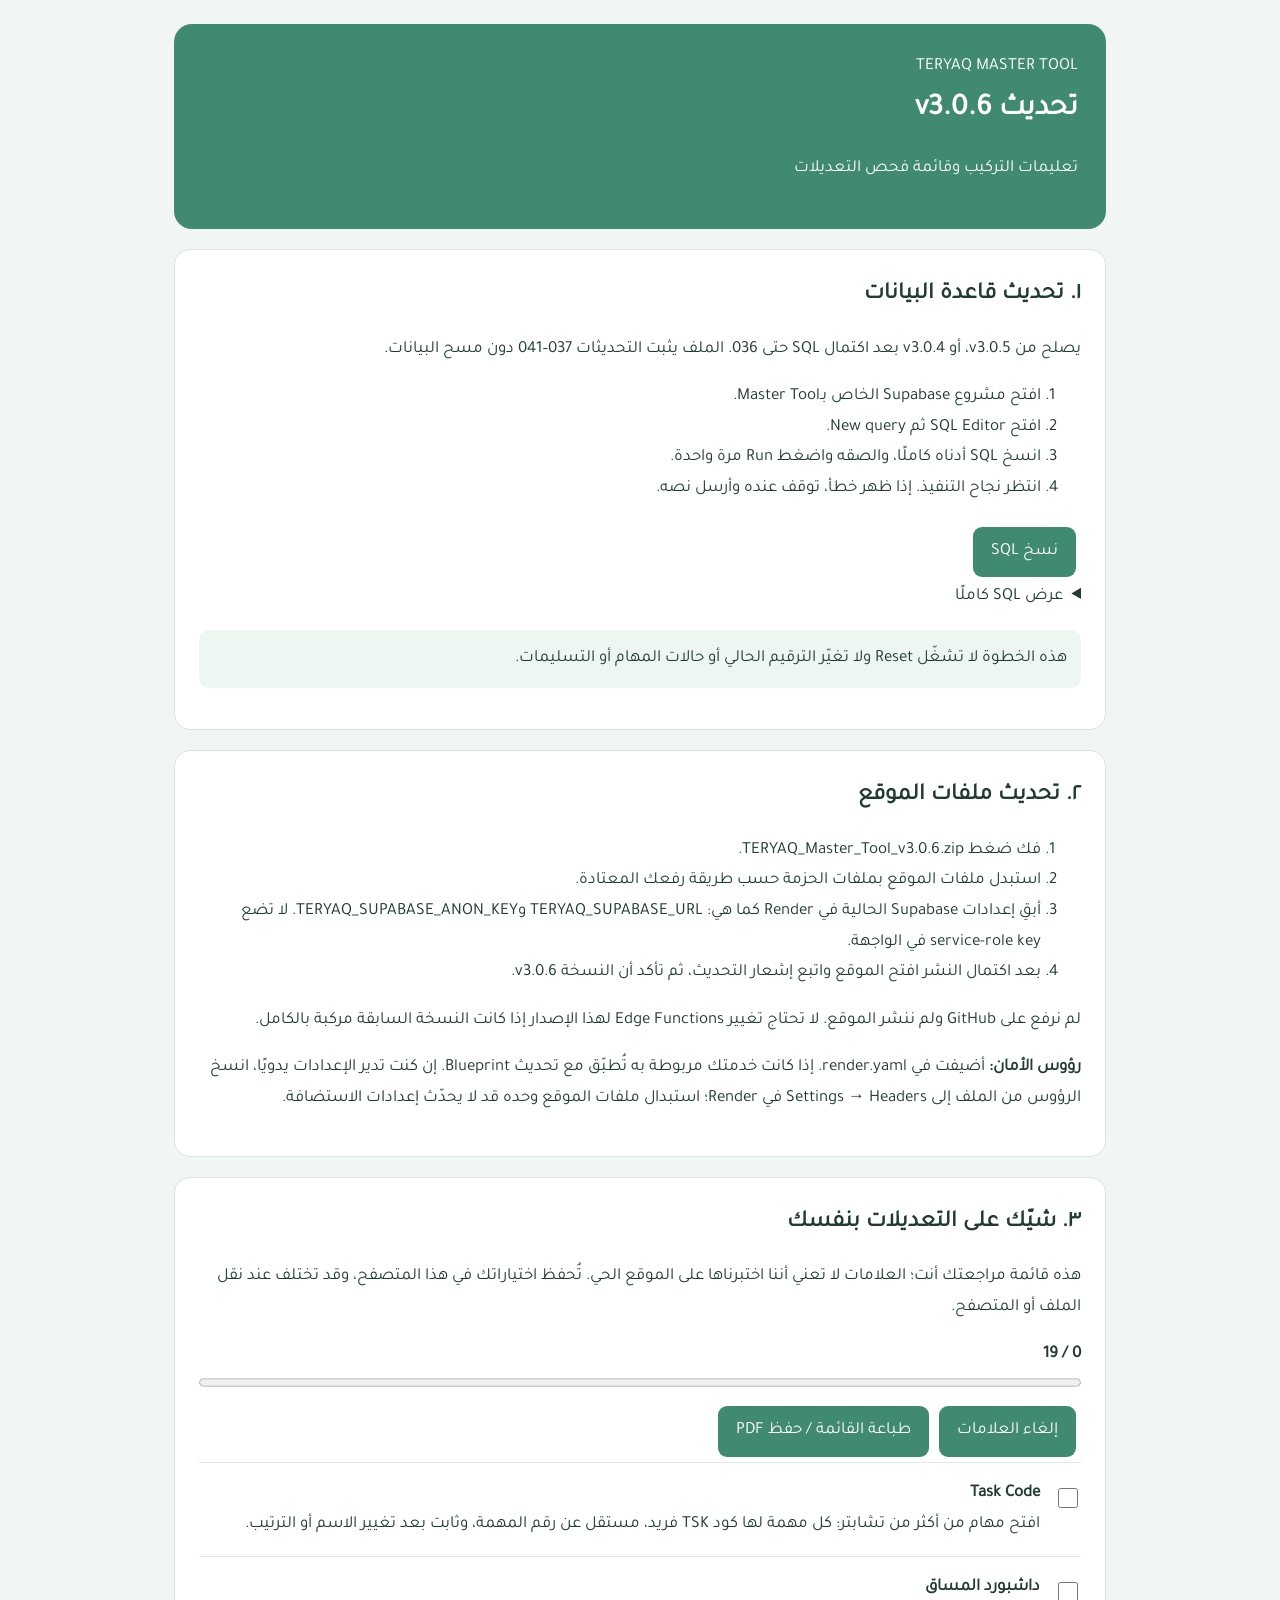
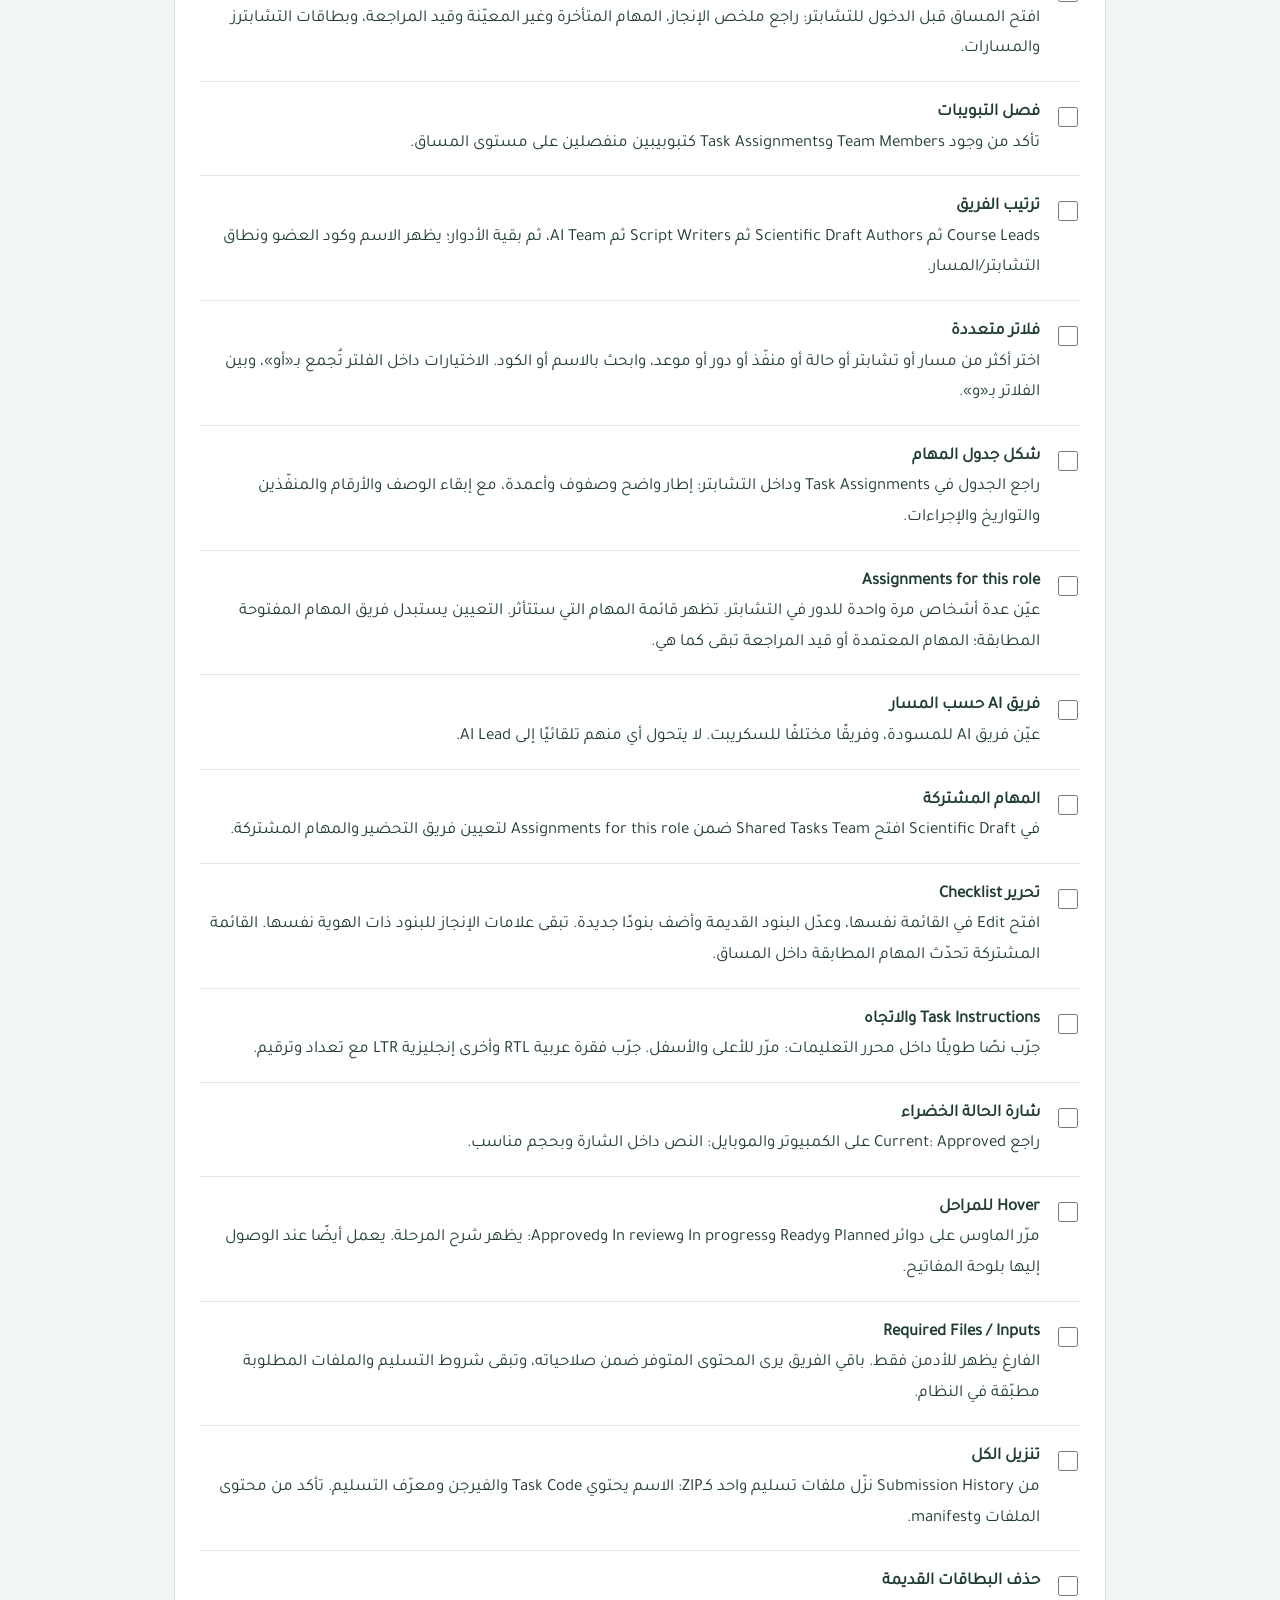
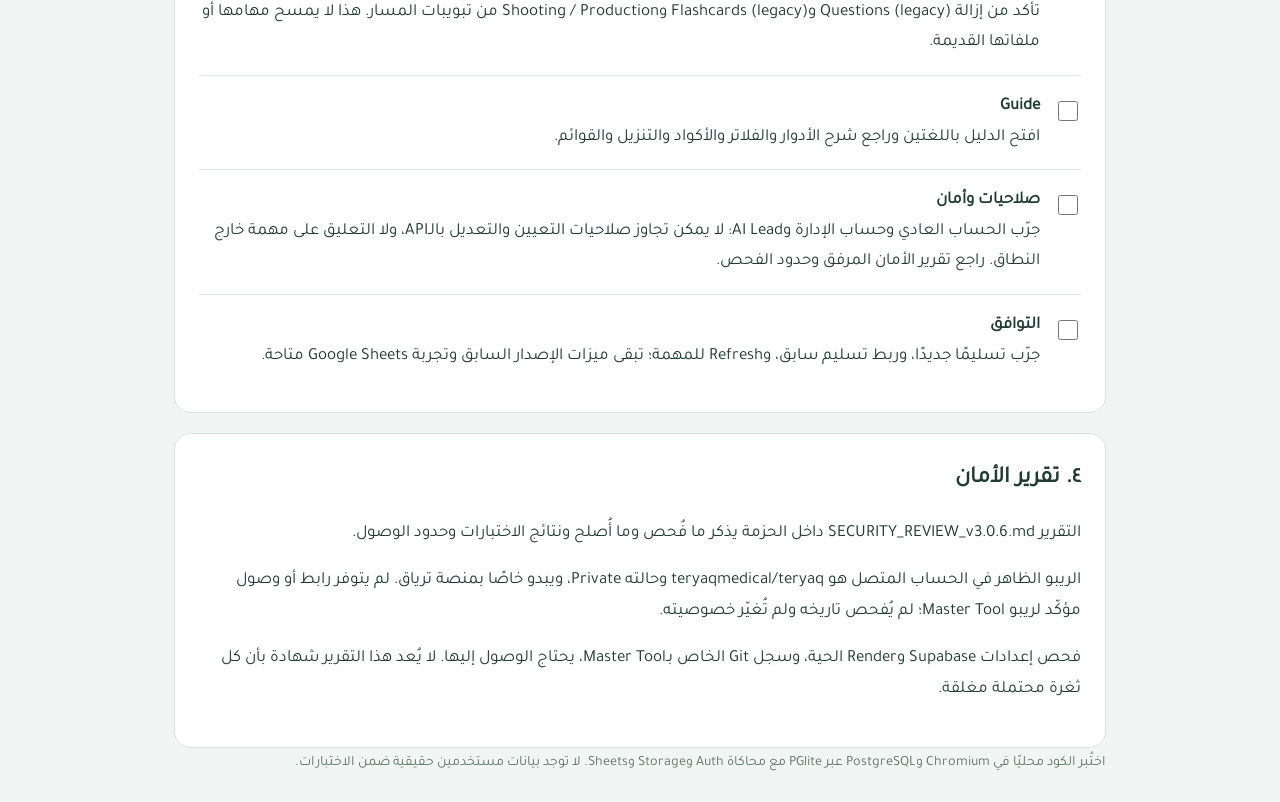
<file: INSTALL_v3.0.6.html>
<!doctype html><html lang="ar" dir="rtl"><meta charset="utf-8"><meta name="viewport" content="width=device-width, initial-scale=1"><title>TERYAQ v3.0.6 — تعليمات وفحص التحديث</title><style>@font-face{font-family:Tajawal;src:url([data-uri])}*{box-sizing:border-box}body{margin:0;background:#f1f5f3;color:#203c32;font:17px/1.8 Tajawal,Arial,sans-serif}main{max-width:980px;padding:24px;margin:auto}header{background:#408a71;color:white;padding:28px;border-radius:18px}h1{margin:0;font-size:30px}section{background:white;border:1px solid #dbe5df;padding:24px;border-radius:16px;margin-top:20px}h2{font-size:23px;margin-top:0}.check{display:flex;align-items:start;gap:14px;padding:16px 0;border-top:1px solid #e0e8e3;cursor:pointer}.check input{margin-top:9px;width:20px;height:20px;flex:none;accent-color:#408a71}.check b{display:block}.check:has(input:checked){color:#408a71;background:#f5fbf7}button{font:inherit;background:#408a71;color:white;border:0;padding:10px 18px;border-radius:9px;cursor:pointer;margin:5px}progress{width:100%;accent-color:#408a71}textarea{width:100%;height:280px;direction:ltr;text-align:left;font:12px monospace;white-space:pre}code{direction:ltr;unicode-bidi:isolate;display:inline-block}.note{background:#eef6f1;padding:14px;border-radius:10px}a{color:#267255}small{color:#5f756a}@media print{body{background:white}button,details{display:none}section{break-inside:avoid}.check{break-inside:avoid}}</style><main><header><div>TERYAQ MASTER TOOL</div><h1>تحديث v3.0.6</h1><p>تعليمات التركيب وقائمة فحص التعديلات</p></header><section><h2>١. تحديث قاعدة البيانات</h2><p>يصلح من v3.0.5، أو v3.0.4 بعد اكتمال SQL حتى 036. الملف يثبت التحديثات 037–041 دون مسح البيانات.</p><ol><li>افتح مشروع Supabase الخاص بـMaster Tool.</li><li>افتح SQL Editor ثم New query.</li><li>انسخ SQL أدناه كاملًا، والصقه واضغط Run مرة واحدة.</li><li>انتظر نجاح التنفيذ. إذا ظهر خطأ، توقف عنده وأرسل نصه.</li></ol><button id="copySql">نسخ SQL</button><details><summary>عرض SQL كاملًا</summary><textarea id="sql" readonly>-- TERYAQ Master Tool v3.0.6: run after completed 001–036 (v3.0.4+).
-- Installs 037–041 atomically; does not reset data or publish anything.
begin;
do $$begin
 if to_regclass(&#x27;public.qf_audit_data&#x27;) is null or to_regprocedure(&#x27;public.qf_submission_context(uuid,uuid,text,text)&#x27;) is null then
 raise exception &#x27;Complete the corrected v3.0.4 upgrade through 036 before this update&#x27;;end if;
end$$;

-- 037_reset_explicit_predicates.sql
-- v3.0.4 reset compatibility: explicit primary-key predicates for safe-update protection.
-- This file only updates the reset function; it does NOT execute a reset.
create or replace function public.workspace_reset_finish(p_expected text) returns text language plpgsql security definer set search_path=public as $$
declare next_generation text:=gen_random_uuid()::text; wid uuid;
begin
 if coalesce(auth.role(),&#x27;&#x27;)&lt;&gt;&#x27;service_role&#x27; then raise exception &#x27;Service access required&#x27; using errcode=&#x27;42501&#x27;; end if;
 perform 1 from public.workspace_reset_state where id and resetting and generation=p_expected for update;
 if not found then raise exception &#x27;No matching reset in progress&#x27;; end if;
 if exists(select 1 from public.workspace_reset_files()) then raise exception &#x27;Uploaded file cleanup is not complete; resume the reset&#x27;; end if;
 delete from public.qf_audit_data where task_id is not null;
 delete from public.workflow_notifications where id is not null;
 delete from public.workflow_events where id is not null;
 delete from public.workflow_evidence where id is not null;
 delete from public.workflow_task_comments where id is not null;
 delete from public.workflow_task_check_state where instruction_id is not null;
 delete from public.workflow_task_resources where id is not null;
 delete from public.workflow_chapter_resources where id is not null;
 update public.workflow_tasks set submitted_id=null,approved_id=null,status=&#x27;planned&#x27;,approved_at=null,approved_by=null,blocked_reason=null,impact_alerted_at=null,opened_at=null where id is not null;
 delete from public.content_submissions where id is not null;
 delete from public.sync_conflicts where id is not null;
 delete from public.audit_log where entity_type in (&#x27;document&#x27;,&#x27;submission&#x27;,&#x27;workflow&#x27;);
 delete from public.documents where id is not null;
 -- FK cascades remove attachments and all document versions.
 for wid in select id from public.course_workflows loop perform public.workflow_open_ready(wid); end loop;
 update public.workspace_reset_state set generation=next_generation,resetting=false,completed_at=now() where id;
 return next_generation;
end $$;
notify pgrst,&#x27;reload schema&#x27;;

-- 038_workflow_scope_ai_access.sql
-- v3.0.5: scope Course Progress by assignment/leadership; AI Handoff only for AI Leads.
create or replace function public.workflow_is_ai_lead(p_course uuid) returns boolean
language sql stable security definer set search_path=public as $$
 select auth.uid() is not null and exists(select 1 from public.course_management_roles where course_id=p_course and user_id=auth.uid() and role=&#x27;ai_lead&#x27;)
$$;
create or replace function public.workflow_can_view_cycle(p_workflow uuid) returns boolean
language sql stable security definer set search_path=public as $$
 select auth.uid() is not null and (public.is_admin() or exists(
 select 1 from public.course_workflows w where w.id=p_workflow and (
 exists(select 1 from public.course_management_roles r where r.course_id=w.course_id and r.user_id=auth.uid())
 or exists(select 1 from public.workflow_tasks t where t.workflow_id=w.id and public.workflow_task_is_executor(t.id,auth.uid())))))
$$;
create or replace function public.workflow_can_view_course(p_course uuid) returns boolean
language sql stable security definer set search_path=public as $$
 select auth.uid() is not null and (public.is_admin() or exists(select 1 from public.course_management_roles where course_id=p_course and user_id=auth.uid()) or exists(select 1 from public.course_workflows where course_id=p_course and public.workflow_can_view_cycle(id)))
$$;
create or replace function public.workflow_can_view_task(p_task uuid) returns boolean
language sql stable security definer set search_path=public as $$select exists(select 1 from public.workflow_tasks where id=p_task and public.workflow_can_view_cycle(workflow_id))$$;
create or replace function public.workflow_task_payload(p_task public.workflow_tasks) returns jsonb
language sql stable security definer set search_path=public as $$
 select case when public.workflow_is_ai_lead((select course_id from public.course_workflows where id=p_task.workflow_id)) then to_jsonb(p_task) else to_jsonb(p_task)-array[&#x27;ai_prompt&#x27;,&#x27;ai_expected_output&#x27;,&#x27;ai_handoff_notes&#x27;,&#x27;ai_handoff_enabled&#x27;] end
$$;
-- Expose a safe task snapshot; raw configurable AI columns have no client read grant.
create or replace function public.workflow_visible_tasks() returns jsonb
language sql stable security definer set search_path=public as $$select coalesce(jsonb_agg(public.workflow_task_payload(t) order by t.sort_order),&#x27;[]&#x27;::jsonb) from public.workflow_tasks t where public.workflow_can_view_cycle(t.workflow_id)$$;
revoke select on public.workflow_tasks from public,anon,authenticated;
revoke select(ai_prompt,ai_expected_output,ai_handoff_notes,ai_handoff_enabled) on public.workflow_tasks from public,anon,authenticated;
do $$declare cols text;begin select string_agg(quote_ident(attname),&#x27;,&#x27;) into cols from pg_attribute where attrelid=&#x27;public.workflow_tasks&#x27;::regclass and attnum&gt;0 and not attisdropped and attname not in (&#x27;ai_prompt&#x27;,&#x27;ai_expected_output&#x27;,&#x27;ai_handoff_notes&#x27;,&#x27;ai_handoff_enabled&#x27;);execute &#x27;grant select(&#x27;||cols||&#x27;) on public.workflow_tasks to authenticated&#x27;;end$$;

drop policy if exists v305_scope on public.course_workflows;
create policy v305_scope on public.course_workflows as restrictive for select to authenticated using(public.workflow_can_view_cycle(id));

drop policy if exists v305_scope on public.workflow_tasks;
create policy v305_scope on public.workflow_tasks as restrictive for select to authenticated using(public.workflow_can_view_cycle(workflow_id));

drop policy if exists v305_scope on public.workflow_task_executors;
create policy v305_scope on public.workflow_task_executors as restrictive for select to authenticated using(public.workflow_can_view_task(task_id));

drop policy if exists v305_scope on public.workflow_chapter_roles;
create policy v305_scope on public.workflow_chapter_roles as restrictive for select to authenticated using(public.workflow_can_view_cycle(workflow_id));

drop policy if exists v305_scope on public.workflow_task_instructions;
create policy v305_scope on public.workflow_task_instructions as restrictive for select to authenticated using(public.workflow_can_view_task(task_id));

drop policy if exists v305_scope on public.workflow_task_comments;
create policy v305_scope on public.workflow_task_comments as restrictive for select to authenticated using(public.workflow_can_view_task(task_id));

drop policy if exists v305_scope on public.workflow_task_check_state;
create policy v305_scope on public.workflow_task_check_state as restrictive for select to authenticated using(exists(select 1 from public.workflow_task_instructions i where i.id=instruction_id and public.workflow_can_view_task(i.task_id)));

drop policy if exists v305_scope on public.workflow_chapter_resources;
create policy v305_scope on public.workflow_chapter_resources as restrictive for select to authenticated using(public.workflow_can_view_cycle(workflow_id));

drop policy if exists v305_scope on public.workflow_task_resources;
create policy v305_scope on public.workflow_task_resources as restrictive for select to authenticated using(public.workflow_can_view_task(task_id));

drop policy if exists v305_scope on public.workflow_events;
create policy v305_scope on public.workflow_events as restrictive for select to authenticated using(public.workflow_can_view_cycle(workflow_id));

drop policy if exists v305_scope on public.workflow_evidence;
create policy v305_scope on public.workflow_evidence as restrictive for select to authenticated using(public.workflow_can_view_task(task_id));

drop policy if exists v305_scope on public.course_management_roles;
create policy v305_scope on public.course_management_roles as restrictive for select to authenticated using(user_id=auth.uid() or public.workflow_can_view_course(course_id));

drop policy if exists v305_scope on public.course_leads;
create policy v305_scope on public.course_leads as restrictive for select to authenticated using(user_id=auth.uid() or public.workflow_can_view_course(course_id));

create or replace function public.workflow_can_view_required_inputs(p_task uuid) returns boolean
language sql stable security definer set search_path=public as $$
 select auth.uid() is not null and exists(select 1 from public.workflow_tasks t join public.course_workflows w on w.id=t.workflow_id where t.id=p_task and (
 public.workflow_task_is_executor(t.id,auth.uid()) or public.workflow_can_manage_stage(w.course_id,t.stage)
 or (public.workflow_is_ai_lead(w.course_id) and public.workflow_ai_task_spec(t.task_key,t.stage) is not null)))
$$;
-- Preparation is shared within the visible chapter; task files still require their existing permissions.
create or replace function public.workflow_scoped_resource_read(p_path text) returns boolean
language sql stable security definer set search_path=public as $$
 select public.is_admin() or exists(select 1 from public.workflow_chapter_resources r where r.storage_path=p_path and public.workflow_can_view_cycle(r.workflow_id))
 or exists(select 1 from public.workflow_task_resources r where r.storage_path=p_path and public.workflow_can_view_required_inputs(r.task_id))
$$;
drop policy if exists workflow_v305_file_scope on storage.objects;
create policy workflow_v305_file_scope on storage.objects as restrictive for select to authenticated using(bucket_id&lt;&gt;&#x27;teryaq-workflow&#x27; or public.workflow_scoped_resource_read(name));
-- Every definer-based reader validates scope as well as RLS. Preserve exact return shapes.
do $wrap$
declare row record; backup text; args text; callargs text; result text; body text; gate text; rec record;
begin
 for row in select * from (values
 (&#x27;workflow_people&#x27;,&#x27;course&#x27;),(&#x27;workflow_directory&#x27;,&#x27;course&#x27;),(&#x27;workflow_team_tasks&#x27;,&#x27;course&#x27;),
 (&#x27;workflow_task_collaboration&#x27;,&#x27;task&#x27;),(&#x27;workflow_task_submission_history&#x27;,&#x27;task&#x27;),(&#x27;workflow_required_inputs&#x27;,&#x27;task&#x27;)) v(fn,kind) loop
  backup:=row.fn||&#x27;_pre305&#x27;;
  select p.* into rec from pg_proc p join pg_namespace n on n.oid=p.pronamespace where n.nspname=&#x27;public&#x27; and p.proname=row.fn and p.pronargs=1;
  if rec.oid is null then raise exception &#x27;Missing prerequisite function: %&#x27;,row.fn;end if;
  args:=pg_get_function_arguments(rec.oid);result:=pg_get_function_result(rec.oid);callargs:=quote_ident(rec.proargnames[1]);
  if not exists(select 1 from pg_proc p join pg_namespace n on n.oid=p.pronamespace where n.nspname=&#x27;public&#x27; and p.proname=backup) then
   execute format(&#x27;alter function public.%I(uuid) rename to %I&#x27;,row.fn,backup);
  end if;
  gate:=case row.kind when &#x27;course&#x27; then &#x27;public.workflow_can_view_course(&#x27;||callargs||&#x27;)&#x27; else &#x27;public.workflow_can_view_task(&#x27;||callargs||&#x27;)&#x27; end;
  body:=&#x27;begin if not coalesce(&#x27;||gate||&#x27;,false) then raise exception &#x27;&#x27;Course/chapter access required&#x27;&#x27; using errcode=&#x27;&#x27;42501&#x27;&#x27;; end if; &#x27;||case when rec.proretset then &#x27;return query select * from &#x27; else &#x27;return &#x27; end||format(&#x27;public.%I(%s); end&#x27;,backup,callargs);
  if row.fn=&#x27;workflow_team_tasks&#x27; then body:=&#x27;begin if not coalesce(&#x27;||gate||&#x27;,false) then raise exception &#x27;&#x27;Course access required&#x27;&#x27; using errcode=&#x27;&#x27;42501&#x27;&#x27;;end if;return query select q.* from public.workflow_team_tasks_pre305(&#x27;||callargs||&#x27;) q where public.workflow_can_view_cycle(q.workflow_id);end&#x27;;end if;
  execute format(&#x27;create or replace function public.%I(%s) returns %s language plpgsql stable security definer set search_path=public as %L&#x27;,row.fn,args,result,body);
  execute format(&#x27;revoke all on function public.%I(uuid) from public,anon,authenticated&#x27;,backup);
  execute format(&#x27;grant execute on function public.%I(uuid) to service_role&#x27;,backup);
  execute format(&#x27;revoke all on function public.%I(uuid) from public,anon&#x27;,row.fn);
  execute format(&#x27;grant execute on function public.%I(uuid) to authenticated&#x27;,row.fn);
 end loop;
end $wrap$;
create or replace function public.workflow_set_ai_handoff(
  p_task uuid,
  p_enabled boolean,
  p_prompt text,
  p_expected_output text,
  p_notes text
) returns void
language plpgsql
security definer
set search_path=public
as $$
declare
  t public.workflow_tasks%rowtype;
  w public.course_workflows%rowtype;
begin
  select * into t from public.workflow_tasks where id=p_task;
  if not found then raise exception &#x27;Task not found&#x27;; end if;
  if public.workflow_ai_task_spec(t.task_key,t.stage) is null then raise exception &#x27;AI Hand Off is limited to the yellow AI tasks in the approved workflow&#x27;; end if;
  select * into w from public.course_workflows where id=t.workflow_id;
  if not public.workflow_is_ai_lead(w.course_id) then
    raise exception &#x27;AI Lead access required to configure AI Hand Off&#x27;;
  end if;

  update public.workflow_tasks
  set ai_handoff_enabled=coalesce(p_enabled,false),
      ai_prompt=nullif(trim(coalesce(p_prompt,&#x27;&#x27;)),&#x27;&#x27;),
      ai_expected_output=nullif(trim(coalesce(p_expected_output,&#x27;&#x27;)),&#x27;&#x27;),
      ai_handoff_notes=nullif(trim(coalesce(p_notes,&#x27;&#x27;)),&#x27;&#x27;)
  where id=p_task;

  insert into public.workflow_events(task_id,workflow_id,actor_id,action,details)
  values(p_task,t.workflow_id,auth.uid(),&#x27;ai_handoff_updated&#x27;,jsonb_build_object(&#x27;enabled&#x27;,coalesce(p_enabled,false)));
end
$$;

revoke all on function public.workflow_set_ai_handoff(uuid,boolean,text,text,text) from public;
grant execute on function public.workflow_set_ai_handoff(uuid,boolean,text,text,text) to authenticated;

create or replace function public.qf_submission_context(p_course uuid,p_chapter uuid,p_form text,p_round text default null) returns jsonb language plpgsql stable security definer set search_path=public as $$
declare w public.course_workflows%rowtype;t public.workflow_tasks%rowtype;person public.profiles%rowtype;key text;dest text;stage_label text;
begin
 if auth.uid() is null then raise exception &#x27;Sign in required&#x27;;end if;
 key:=case p_form when &#x27;qf-review&#x27; then case p_round when &#x27;1&#x27; then &#x27;qf-review-r1&#x27; when &#x27;2&#x27; then &#x27;qf-review-r2&#x27; end when &#x27;qf-comprehensive-audit&#x27; then &#x27;qf-audit&#x27; when &#x27;qf-final-outputs&#x27; then &#x27;qf-final-qc&#x27; end;
 if key is null then raise exception &#x27;Choose Review Round 1 or 2&#x27;;end if;
 select * into w from public.course_workflows where course_id=p_course and chapter_id=p_chapter order by cycle desc limit 1;
 select * into t from public.workflow_tasks where workflow_id=w.id and task_key=key;
 if t.id is null then raise exception &#x27;Start the chapter and apply the Questions &amp; Flashcards update first&#x27;;end if;
 if not(public.workflow_task_is_executor(t.id,auth.uid()) or public.workflow_can_manage_stage(w.course_id,t.stage)) then raise exception &#x27;Task executor or course management access required&#x27; using errcode=&#x27;42501&#x27;;end if;
 if p_form=&#x27;qf-review&#x27; then
  select p.* into person from public.workflow_chapter_roles r join public.profiles p on p.id=r.user_id where r.workflow_id=w.id and r.role=&#x27;scientific_author&#x27;;
  if person.id is null then raise exception &#x27;Assign the chapter Scientific Draft Author first&#x27;;end if;
 else select * into person from public.profiles where id=auth.uid();end if;
 dest:=case key when &#x27;qf-review-r1&#x27; then &#x27;qf-generate-v2&#x27; when &#x27;qf-audit&#x27; then &#x27;qf-review-r2&#x27; when &#x27;qf-review-r2&#x27; then &#x27;qf-generate-v3&#x27; when &#x27;qf-final-qc&#x27; then &#x27;qf-publish&#x27; end;
 stage_label:=case key when &#x27;qf-review-r1&#x27; then &#x27;Review — Round 1&#x27; when &#x27;qf-review-r2&#x27; then &#x27;Review — Round 2&#x27; when &#x27;qf-audit&#x27; then &#x27;Comprehensive Audit&#x27; else &#x27;Final Outputs&#x27; end;
 return jsonb_build_object(&#x27;task&#x27;,public.workflow_task_payload(t),&#x27;workflow&#x27;,to_jsonb(w),&#x27;person&#x27;,jsonb_build_object(&#x27;id&#x27;,person.id,&#x27;name&#x27;,person.display_name,&#x27;memberCode&#x27;,coalesce(person.member_code,&#x27;&#x27;),&#x27;label&#x27;,coalesce(person.display_name,&#x27;&#x27;)||case when nullif(person.member_code,&#x27;&#x27;) is null then &#x27;&#x27; else &#x27; — &#x27;||person.member_code end),&#x27;round&#x27;,p_round,&#x27;stage&#x27;,stage_label,&#x27;destination&#x27;,dest,&#x27;destinationLabel&#x27;,(select title from public.workflow_tasks where workflow_id=w.id and task_key=dest));
end $$;
revoke all on function public.qf_submission_context(uuid,uuid,text,text) from public,anon;grant execute on function public.qf_submission_context(uuid,uuid,text,text) to authenticated;

-- Renamed implementations are internal, never alternate public API routes.
do $$declare r record;begin for r in select p.oid::regprocedure sig from pg_proc p join pg_namespace n on n.oid=p.pronamespace where n.nspname=&#x27;public&#x27; and (p.proname like &#x27;%_v3_0_3&#x27; or p.proname like &#x27;%_pre305&#x27;) loop execute format(&#x27;revoke all on function %s from public,anon,authenticated&#x27;,r.sig);end loop;end$$;
revoke all on function public.workflow_task_payload(public.workflow_tasks) from public,anon,authenticated;
revoke all on function public.workflow_is_ai_lead(uuid),public.workflow_can_view_cycle(uuid),public.workflow_can_view_course(uuid),public.workflow_can_view_task(uuid),public.workflow_visible_tasks(),public.workflow_scoped_resource_read(text) from public,anon;
grant execute on function public.workflow_is_ai_lead(uuid),public.workflow_can_view_cycle(uuid),public.workflow_can_view_course(uuid),public.workflow_can_view_task(uuid),public.workflow_visible_tasks(),public.workflow_scoped_resource_read(text) to authenticated;

-- Download access follows the exact resolved input files, not obsolete task names.
create or replace function public.workflow_submission_file_visible(p_path text) returns boolean
language plpgsql stable security definer set search_path=public as $$
declare submission_id text;package public.content_submissions%rowtype;target record;inputs jsonb;
begin
 if auth.uid() is null then return false;end if;
 if public.is_admin() then return true;end if;
 submission_id:=(storage.foldername(p_path))[2];
 if submission_id is null or submission_id !~ &#x27;^[0-9a-fA-F-]{36}$&#x27; then return false;end if;
 select * into package from public.content_submissions where id::text=submission_id and deleted_at is null;
 if not found or split_part(p_path,&#x27;/&#x27;,1)&lt;&gt;package.owner_id::text then return false;end if;
 if package.owner_id=auth.uid() then return true;end if;
 if package.status&lt;&gt;&#x27;submitted&#x27; then return false;end if;
 if package.workflow_task_id is not null and exists(select 1 from public.workflow_tasks t join public.course_workflows w on w.id=t.workflow_id where t.id=package.workflow_task_id and (public.workflow_task_is_executor(t.id,auth.uid()) or public.workflow_can_manage_stage(w.course_id,t.stage))) then return true;end if;
 for target in select t.id from public.workflow_tasks t join public.course_workflows w on w.id=t.workflow_id where w.course_id=package.course_id and w.chapter_id=package.chapter_id and public.workflow_can_view_cycle(w.id) and public.workflow_can_view_required_inputs(t.id) loop
  inputs:=public.workflow_required_inputs_pre305(target.id);
  if exists(select 1 from jsonb_path_query(coalesce(inputs,&#x27;[]&#x27;::jsonb),&#x27;$.**.storage_path&#x27;) path where path#&gt;&gt;&#x27;{}&#x27;=p_path) then return true;end if;
 end loop;
 return false;
end$$;
revoke all on function public.workflow_submission_file_visible(text) from public,anon;
grant execute on function public.workflow_submission_file_visible(text) to authenticated;
drop policy if exists workflow_storage_v305_inputs on storage.objects;
create policy workflow_storage_v305_inputs on storage.objects for select to authenticated using(bucket_id=&#x27;teryaq-submissions&#x27; and public.workflow_submission_file_visible(name));
drop policy if exists workflow_storage_v305_scope on storage.objects;
create policy workflow_storage_v305_scope on storage.objects as restrictive for select to authenticated using(bucket_id&lt;&gt;&#x27;teryaq-submissions&#x27; or public.workflow_submission_file_visible(name));

notify pgrst,&#x27;reload schema&#x27;;

-- 039_submission_task_linking.sql
-- v3.0.5: native forms and Course Progress share the same task binding.
-- Installation does not submit/approve old work. Existing packages are linked explicitly in the UI.
create or replace function public.workflow_user_can_submit(p_task uuid,p_user uuid) returns boolean
language sql stable security definer set search_path=public as $$
 select p_user is not null and exists(select 1 from public.workflow_tasks t join public.course_workflows w on w.id=t.workflow_id where t.id=p_task and (
 public.workflow_task_is_executor(t.id,p_user) or public.is_admin(p_user) or exists(select 1 from public.course_management_roles r where r.course_id=w.course_id and r.user_id=p_user and (r.role=&#x27;course_lead&#x27; or r.role=public.workflow_role_for_stage(t.stage)))))
$$;
create or replace function public.workflow_submission_context(p_course uuid,p_chapter uuid,p_form text,p_version text default null,p_task uuid default null) returns jsonb
language plpgsql stable security definer set search_path=public as $$
declare w public.course_workflows%rowtype;t public.workflow_tasks%rowtype;cfg public.submission_form_configs%rowtype;person public.profiles%rowtype;ids uuid[];
begin
 if auth.uid() is null then raise exception &#x27;Sign in required&#x27; using errcode=&#x27;42501&#x27;;end if;
 select * into cfg from public.submission_form_configs where id=p_form and active;
 if not found then raise exception &#x27;Submission form is unavailable&#x27;;end if;
 if p_task is not null then
  select * into t from public.workflow_tasks where id=p_task;
  select * into w from public.course_workflows where id=t.workflow_id;
  if t.id is null then raise exception &#x27;The linked task is unavailable&#x27;;end if;
  if w.course_id is distinct from p_course then raise exception &#x27;Course does not match the linked task&#x27;;end if;
  if w.chapter_id is distinct from p_chapter then raise exception &#x27;Chapter does not match the linked task&#x27;;end if;
  if t.template_id is distinct from cfg.template_id then raise exception &#x27;Form/template does not match the linked task&#x27;;end if;
  if t.expected_version is not null and t.expected_version is distinct from p_version then raise exception &#x27;Version does not match the linked task: expected %&#x27;,t.expected_version;end if;
 else
  select * into w from public.course_workflows where course_id=p_course and chapter_id=p_chapter order by cycle desc limit 1;
  if w.id is null then raise exception &#x27;Start this chapter from Courses before submitting&#x27;;end if;
  select array_agg(id) into ids from public.workflow_tasks x where x.workflow_id=w.id and x.template_id=cfg.template_id and (x.expected_version is null or x.expected_version=p_version) and public.workflow_user_can_submit(x.id,auth.uid());
  if coalesce(cardinality(ids),0)=0 then raise exception &#x27;No assigned task matches this form and version in the chapter&#x27;;end if;
  if cardinality(ids)&gt;1 then raise exception &#x27;More than one task matches this form; open Submit Work from the intended task&#x27;;end if;
  select * into t from public.workflow_tasks where id=ids[1];
 end if;
 if not public.workflow_user_can_submit(t.id,auth.uid()) then raise exception &#x27;Task executor or responsible course manager access required&#x27; using errcode=&#x27;42501&#x27;;end if;
 if t.status not in (&#x27;ready&#x27;,&#x27;in_progress&#x27;,&#x27;changes_requested&#x27;) then raise exception &#x27;Task is not open for submission: %&#x27;,t.status;end if;
 if exists(select 1 from unnest(t.depends_on) d where not exists(select 1 from public.workflow_tasks prev where prev.workflow_id=t.workflow_id and prev.task_key=d and prev.status=&#x27;approved&#x27;)) then raise exception &#x27;Approve prerequisite tasks before uploading or submitting&#x27;;end if;
 if t.template_id=&#x27;scientific-draft-text&#x27; then select p.* into person from public.workflow_chapter_roles r join public.profiles p on p.id=r.user_id where r.workflow_id=w.id and r.role=&#x27;scientific_author&#x27;;end if;
 if person.id is null then select * into person from public.profiles where id=auth.uid();end if;
 return jsonb_build_object(&#x27;task&#x27;,public.workflow_task_payload(t),&#x27;workflow&#x27;,to_jsonb(w),&#x27;person&#x27;,jsonb_build_object(&#x27;id&#x27;,person.id,&#x27;name&#x27;,person.display_name,&#x27;memberCode&#x27;,coalesce(person.member_code,&#x27;&#x27;),&#x27;label&#x27;,coalesce(person.display_name,&#x27;&#x27;)||case when nullif(person.member_code,&#x27;&#x27;) is null then &#x27;&#x27; else &#x27; — &#x27;||person.member_code end),&#x27;category&#x27;,(select category_id from public.content_subjects where id=w.course_id));
end $$;
create or replace function public.workflow_bind_directory_submission() returns trigger
language plpgsql security definer set search_path=public as $$declare ctx jsonb;begin
 if new.form_id in (&#x27;qf-review&#x27;,&#x27;qf-comprehensive-audit&#x27;,&#x27;qf-final-outputs&#x27;) then return new;end if;
 if tg_op=&#x27;UPDATE&#x27; and old.status=&#x27;submitted&#x27; then return new;end if;
 if new.workflow_task_id is null then
  ctx:=public.workflow_submission_context(new.course_id,new.chapter_id,new.form_id,new.version_label,null);
  new.workflow_task_id:=(ctx#&gt;&gt;&#x27;{task,id}&#x27;)::uuid;
 end if;
 return new;
end$$;
drop trigger if exists aa_bind_directory_submission on public.content_submissions;
create trigger aa_bind_directory_submission before insert or update on public.content_submissions for each row execute function public.workflow_bind_directory_submission();
create or replace function public.workflow_submission_guard() returns trigger
language plpgsql security definer set search_path=public as $$
declare t public.workflow_tasks%rowtype;w public.course_workflows%rowtype;cfg jsonb;field jsonb;entry jsonb;shown boolean;author uuid;linking boolean:=false;
begin
 if tg_op=&#x27;UPDATE&#x27; then
  linking:=old.status=&#x27;submitted&#x27; and old.workflow_task_id is null and new.workflow_task_id is not null;
  if new.workflow_task_id is distinct from old.workflow_task_id and not linking then raise exception &#x27;Task link cannot change; discard the pending form to choose another task&#x27;;end if;
  if old.status=&#x27;submitted&#x27; and not linking then
   if new.deleted_at is distinct from old.deleted_at and exists(select 1 from public.workflow_tasks where id=old.workflow_task_id and status in (&#x27;in_review&#x27;,&#x27;approved&#x27;)) then raise exception &#x27;A submission linked to an active or approved review cannot be moved to Trash&#x27;;end if;
   return new;
  end if;
 end if;
 if new.workflow_task_id is null then raise exception &#x27;Choose the matching task before submission&#x27;;end if;
 select * into t from public.workflow_tasks where id=new.workflow_task_id for update;
 if not found then raise exception &#x27;Unknown workflow task&#x27;;end if;
 if t.stage=&#x27;Questions &amp; Flashcards&#x27; and new.form_id in (&#x27;qf-review&#x27;,&#x27;qf-comprehensive-audit&#x27;,&#x27;qf-final-outputs&#x27;) then return new;end if;
 select * into w from public.course_workflows where id=t.workflow_id;
 if not public.workflow_user_can_submit(t.id,new.owner_id) then raise exception &#x27;Submission owner is not a task executor or responsible course manager&#x27; using errcode=&#x27;42501&#x27;;end if;
 if auth.uid() is distinct from new.owner_id and not public.workflow_can_manage_stage(w.course_id,t.stage) then raise exception &#x27;You cannot submit work for this account&#x27; using errcode=&#x27;42501&#x27;;end if;
 if new.course_id is distinct from w.course_id then raise exception &#x27;Course does not match task&#x27;;end if;
 if new.chapter_id is distinct from w.chapter_id then raise exception &#x27;Chapter does not match task&#x27;;end if;
 if new.category_id is distinct from (select category_id from public.content_subjects where id=w.course_id) then raise exception &#x27;Category does not match task course&#x27;;end if;
 if new.template_id is distinct from t.template_id then raise exception &#x27;Form/template does not match task&#x27;;end if;
 if t.expected_version is not null and new.version_label is distinct from t.expected_version then raise exception &#x27;Version does not match task: expected %&#x27;,t.expected_version;end if;
 if t.status not in (&#x27;ready&#x27;,&#x27;in_progress&#x27;,&#x27;changes_requested&#x27;) then raise exception &#x27;Task is not open for submission: %&#x27;,t.status;end if;
 if exists(select 1 from unnest(t.depends_on) d where not exists(select 1 from public.workflow_tasks prev where prev.workflow_id=t.workflow_id and prev.task_key=d and prev.status=&#x27;approved&#x27;)) then raise exception &#x27;Approve prerequisite tasks before uploading or submitting&#x27;;end if;
 new.workflow_stage:=t.stage;
 if new.status=&#x27;submitted&#x27; then
  if t.template_id=&#x27;scientific-draft-text&#x27; then
   select user_id into author from public.workflow_chapter_roles where workflow_id=w.id and role=&#x27;scientific_author&#x27;;
   if author is not null and new.answers-&gt;&gt;&#x27;writer&#x27; is distinct from author::text then raise exception &#x27;Writer does not match the chapter Scientific Draft Author&#x27;;end if;
  end if;
  if nullif(new.answers-&gt;&gt;&#x27;writer&#x27;,&#x27;&#x27;) is not null and not exists(select 1 from public.profiles where id::text=new.answers-&gt;&gt;&#x27;writer&#x27;) then raise exception &#x27;Select the writer from central user records&#x27;;end if;
  select configuration into cfg from public.submission_form_configs where id=new.form_id and template_id=t.template_id and active;
  if cfg is null then raise exception &#x27;Submission form is unavailable&#x27;;end if;
  for field in select f from jsonb_array_elements(cfg-&gt;&#x27;sections&#x27;) sec cross join lateral jsonb_array_elements(sec-&gt;&#x27;fields&#x27;) f loop
   shown:=field-&gt;&#x27;showWhen&#x27; is null or new.answers-&gt;&gt;(field#&gt;&gt;&#x27;{showWhen,field}&#x27;)=field#&gt;&gt;&#x27;{showWhen,equals}&#x27;;
   if not coalesce(shown,false) or field-&gt;&gt;&#x27;type&#x27;=&#x27;info&#x27; then continue;end if;
   if field-&gt;&gt;&#x27;type&#x27;=&#x27;file&#x27; then
    if coalesce((field-&gt;&gt;&#x27;required&#x27;)::boolean,false) and not exists(select 1 from jsonb_array_elements(new.files) x where x-&gt;&gt;&#x27;fieldId&#x27;=field-&gt;&gt;&#x27;id&#x27;) then raise exception &#x27;Required output missing: %&#x27;,field-&gt;&gt;&#x27;label&#x27;;end if;
   elsif coalesce((field-&gt;&gt;&#x27;required&#x27;)::boolean,false) and (nullif(new.answers-&gt;&gt;(field-&gt;&gt;&#x27;id&#x27;),&#x27;&#x27;) is null or (field-&gt;&gt;&#x27;type&#x27;=&#x27;checkbox&#x27; and new.answers-&gt;&gt;(field-&gt;&gt;&#x27;id&#x27;)&lt;&gt;&#x27;true&#x27;)) then raise exception &#x27;Required field missing: %&#x27;,field-&gt;&gt;&#x27;label&#x27;;end if;
  end loop;
  for entry in select value from jsonb_array_elements(new.files) loop
   if coalesce(entry-&gt;&gt;&#x27;path&#x27;,&#x27;&#x27;) not like new.owner_id::text||&#x27;/&#x27;||new.id::text||&#x27;/%&#x27; or not exists(select 1 from storage.objects where bucket_id=&#x27;teryaq-submissions&#x27; and name=entry-&gt;&gt;&#x27;path&#x27;) then raise exception &#x27;Uploaded file is missing or belongs to a different submission&#x27;;end if;
  end loop;
 end if;
 return new;
end $$;
create or replace function public.workflow_submission_finished() returns trigger language plpgsql security definer set search_path=public as $$
declare t public.workflow_tasks%rowtype;w public.course_workflows%rowtype;recipient uuid;
begin
 if new.workflow_task_id is null or new.status&lt;&gt;&#x27;submitted&#x27; then return new;end if;
 if tg_op=&#x27;UPDATE&#x27; and old.status=&#x27;submitted&#x27; and old.workflow_task_id is not null then return new;end if;
 select * into t from public.workflow_tasks where id=new.workflow_task_id for update;
 if not public.workflow_user_can_submit(t.id,new.owner_id) then raise exception &#x27;Task submission access required&#x27; using errcode=&#x27;42501&#x27;;end if;
 select * into w from public.course_workflows where id=t.workflow_id;
 update public.workflow_tasks set submitted_id=new.id,status=&#x27;in_review&#x27; where id=t.id;
 insert into public.workflow_events(task_id,workflow_id,actor_id,action,details) values(t.id,t.workflow_id,auth.uid(),&#x27;submission&#x27;,jsonb_build_object(&#x27;submission_id&#x27;,new.id,&#x27;version&#x27;,new.version_label,&#x27;linked_existing&#x27;,tg_op=&#x27;UPDATE&#x27; and old.status=&#x27;submitted&#x27;));
 for recipient in select r.user_id from public.course_management_roles r where r.course_id=w.course_id and (r.role=&#x27;course_lead&#x27; or r.role=public.workflow_role_for_stage(t.stage)) loop insert into public.workflow_notifications(recipient_id,task_id,title,body) values(recipient,t.id,&#x27;Review requested&#x27;,t.title);end loop;
 return new;
end $$;
create or replace function public.qf_guard_submission() returns trigger language plpgsql security definer set search_path=public as $$
declare ctx jsonb;t public.workflow_tasks%rowtype;cfg jsonb;field jsonb;entry jsonb;visible boolean;missing text;key text;
begin
 if new.form_id not in (&#x27;qf-review&#x27;,&#x27;qf-comprehensive-audit&#x27;,&#x27;qf-final-outputs&#x27;) then return new;end if;
 if tg_op=&#x27;UPDATE&#x27; and old.status=&#x27;submitted&#x27; then if new.review_round is distinct from old.review_round or new.workflow_stage is distinct from old.workflow_stage or new.destination_task_key is distinct from old.destination_task_key or new.workflow_task_id is distinct from old.workflow_task_id then raise exception &#x27;A submitted package cannot change its round or stage&#x27;;end if;return new;end if;
 ctx:=public.qf_submission_context(new.course_id,new.chapter_id,new.form_id,new.answers-&gt;&gt;&#x27;reviewRound&#x27;);
 select * into t from public.workflow_tasks where id=(ctx#&gt;&gt;&#x27;{task,id}&#x27;)::uuid for update;
 if new.template_id is distinct from t.template_id then raise exception &#x27;Form type does not match its workflow task&#x27;;end if;
 if new.workflow_task_id is not null and new.workflow_task_id&lt;&gt;t.id then raise exception &#x27;Form or review round does not match its task&#x27;;end if;
 if t.status not in (&#x27;ready&#x27;,&#x27;in_progress&#x27;,&#x27;changes_requested&#x27;) then raise exception &#x27;Task is not open for submission&#x27;;end if;
 if exists(select 1 from unnest(t.depends_on) d where not exists(select 1 from public.workflow_tasks prev where prev.workflow_id=t.workflow_id and prev.task_key=d and prev.status=&#x27;approved&#x27;)) then raise exception &#x27;Approve prerequisite tasks before uploading or submitting&#x27;;end if;
 if tg_op=&#x27;UPDATE&#x27; and old.workflow_task_id is distinct from t.id then raise exception &#x27;Discard the current form before changing its round or task&#x27;;end if;
 if not(public.workflow_user_can_submit(t.id,new.owner_id)) then raise exception &#x27;Task executor or responsible course manager access required&#x27; using errcode=&#x27;42501&#x27;;end if;
 new.category_id:=(select category_id from public.content_subjects where id=new.course_id);new.workflow_task_id:=t.id;new.workflow_stage:=t.stage;new.review_round:=case when new.form_id=&#x27;qf-review&#x27; then new.answers-&gt;&gt;&#x27;reviewRound&#x27; else null end;new.destination_task_key:=ctx-&gt;&gt;&#x27;destination&#x27;;
 new.answers:=new.answers||jsonb_build_object(&#x27;course&#x27;,new.course_id::text,&#x27;chapter&#x27;,new.chapter_id::text,&#x27;category&#x27;,new.category_id::text,&#x27;version&#x27;,new.version_label,&#x27;stage&#x27;,ctx-&gt;&gt;&#x27;stage&#x27;,&#x27;destination&#x27;,ctx-&gt;&gt;&#x27;destinationLabel&#x27;,&#x27;writer&#x27;,ctx#&gt;&gt;&#x27;{person,id}&#x27;,&#x27;memberCode&#x27;,ctx#&gt;&gt;&#x27;{person,memberCode}&#x27;,&#x27;inputVersion&#x27;,case when new.form_id=&#x27;qf-comprehensive-audit&#x27; then &#x27;2&#x27; else null end);
 if new.status=&#x27;submitted&#x27; then
  select configuration into cfg from public.submission_form_configs where id=new.form_id;
  for field in select f from jsonb_array_elements(cfg-&gt;&#x27;sections&#x27;) s cross join lateral jsonb_array_elements(s-&gt;&#x27;fields&#x27;) f loop
   visible:=field-&gt;&#x27;showWhen&#x27; is null or new.answers-&gt;&gt;(field#&gt;&gt;&#x27;{showWhen,field}&#x27;)=field#&gt;&gt;&#x27;{showWhen,equals}&#x27;;
   if not coalesce(visible,false) or field-&gt;&gt;&#x27;type&#x27;=&#x27;info&#x27; then continue;end if;
   if field-&gt;&gt;&#x27;type&#x27;=&#x27;file&#x27; then
    if coalesce((field-&gt;&gt;&#x27;required&#x27;)::boolean,false) and not exists(select 1 from jsonb_array_elements(new.files) x where x-&gt;&gt;&#x27;fieldId&#x27;=field-&gt;&gt;&#x27;id&#x27;) then raise exception &#x27;Required output missing: %&#x27;,field-&gt;&gt;&#x27;label&#x27;;end if;
   elsif coalesce((field-&gt;&gt;&#x27;required&#x27;)::boolean,false) and (nullif(new.answers-&gt;&gt;(field-&gt;&gt;&#x27;id&#x27;),&#x27;&#x27;) is null or (field-&gt;&gt;&#x27;type&#x27;=&#x27;checkbox&#x27; and new.answers-&gt;&gt;(field-&gt;&gt;&#x27;id&#x27;)&lt;&gt;&#x27;true&#x27;)) then raise exception &#x27;Required field missing: %&#x27;,field-&gt;&gt;&#x27;label&#x27;;end if;
  end loop;
  for entry in select value from jsonb_array_elements(new.files) loop
   if coalesce(entry-&gt;&gt;&#x27;path&#x27;,&#x27;&#x27;) not like new.owner_id::text||&#x27;/&#x27;||new.id::text||&#x27;/%&#x27; or not exists(select 1 from storage.objects where bucket_id=&#x27;teryaq-submissions&#x27; and name=entry-&gt;&gt;&#x27;path&#x27;) then raise exception &#x27;Uploaded file is missing or does not belong to this submission&#x27;;end if;
  end loop;
 end if;
 return new;
end $$;

create or replace function public.workflow_unlinked_submissions(p_task uuid) returns jsonb
language plpgsql stable security definer set search_path=public as $$declare t public.workflow_tasks%rowtype;w public.course_workflows%rowtype;begin
 if not public.workflow_can_view_task(p_task) then raise exception &#x27;Task access required&#x27; using errcode=&#x27;42501&#x27;;end if;
 select * into t from public.workflow_tasks where id=p_task;select * into w from public.course_workflows where id=t.workflow_id;
 return (select coalesce(jsonb_agg(jsonb_build_object(&#x27;id&#x27;,s.id,&#x27;submitted_at&#x27;,s.submitted_at,&#x27;version_label&#x27;,s.version_label,&#x27;owner_name&#x27;,coalesce(p.display_name,p.email)) order by s.submitted_at desc),&#x27;[]&#x27;::jsonb) from public.content_submissions s join public.profiles p on p.id=s.owner_id where s.workflow_task_id is null and s.status=&#x27;submitted&#x27; and s.deleted_at is null and s.course_id=w.course_id and s.chapter_id=w.chapter_id and s.template_id=t.template_id and (t.expected_version is null or s.version_label=t.expected_version) and (s.form_id&lt;&gt;&#x27;qf-review&#x27; or s.answers-&gt;&gt;&#x27;reviewRound&#x27;=case t.task_key when &#x27;qf-review-r1&#x27; then &#x27;1&#x27; when &#x27;qf-review-r2&#x27; then &#x27;2&#x27; end) and public.workflow_user_can_submit(p_task,s.owner_id) and (s.owner_id=auth.uid() or public.workflow_can_manage_stage(w.course_id,t.stage)));
end$$;
create or replace function public.workflow_link_submission(p_task uuid,p_submission uuid) returns void
language plpgsql security definer set search_path=public as $$declare s public.content_submissions%rowtype;begin
 if not exists(select 1 from jsonb_array_elements(public.workflow_unlinked_submissions(p_task)) x where x-&gt;&gt;&#x27;id&#x27;=p_submission::text) then raise exception &#x27;No eligible matching submission is available for this task&#x27;;end if;
 select * into s from public.content_submissions where id=p_submission for update;
 if s.workflow_task_id is not null then raise exception &#x27;Submission has already been linked&#x27;;end if;
 if s.form_id in (&#x27;qf-review&#x27;,&#x27;qf-comprehensive-audit&#x27;,&#x27;qf-final-outputs&#x27;) then
  perform public.qf_submission_context(s.course_id,s.chapter_id,s.form_id,s.answers-&gt;&gt;&#x27;reviewRound&#x27;);
  if exists(select 1 from public.workflow_tasks t cross join unnest(t.depends_on) d where t.id=p_task and not exists(select 1 from public.workflow_tasks prev where prev.workflow_id=t.workflow_id and prev.task_key=d and prev.status=&#x27;approved&#x27;)) then raise exception &#x27;Approve prerequisite tasks before linking&#x27;;end if;
 else perform public.workflow_submission_context(s.course_id,s.chapter_id,s.form_id,s.version_label,p_task);end if;
 update public.content_submissions set workflow_task_id=p_task where id=p_submission;
end$$;
revoke all on function public.workflow_bind_directory_submission(),public.workflow_submission_guard(),public.workflow_submission_finished() from public,anon,authenticated;
revoke all on function public.workflow_user_can_submit(uuid,uuid) from public,anon,authenticated;
revoke all on function public.workflow_submission_context(uuid,uuid,text,text,uuid),public.workflow_unlinked_submissions(uuid),public.workflow_link_submission(uuid,uuid) from public,anon;
grant execute on function public.workflow_submission_context(uuid,uuid,text,text,uuid),public.workflow_unlinked_submissions(uuid),public.workflow_link_submission(uuid,uuid) to authenticated;
create or replace function public.validate_content_submission() returns trigger language plpgsql
set search_path=public as $$
begin
  -- Sole identity change allowed on an archived package is its first validated task link.
  if tg_op=&#x27;UPDATE&#x27; and old.status=&#x27;submitted&#x27; and old.workflow_task_id is null and new.workflow_task_id is not null
     and (to_jsonb(new)-&#x27;workflow_task_id&#x27;)=(to_jsonb(old)-&#x27;workflow_task_id&#x27;) then
    if not public.workflow_can_view_task(new.workflow_task_id) or not (old.owner_id=auth.uid() or exists(select 1 from public.workflow_tasks t join public.course_workflows w on w.id=t.workflow_id where t.id=new.workflow_task_id and public.workflow_can_manage_stage(w.course_id,t.stage))) then
      raise exception &#x27;Task link access required&#x27; using errcode=&#x27;42501&#x27;;
    end if;
    return new;
  end if;
  if tg_op=&#x27;INSERT&#x27; or old.status=&#x27;uploading&#x27; then
  if new.course_id is not null and not exists(
    select 1 from public.content_subjects where id=new.course_id and active
      and (new.category_id is null or category_id=new.category_id)
  ) then raise exception &#x27;The selected course does not belong to this category&#x27;; end if;
  if new.chapter_id is not null and not exists(
    select 1 from public.content_chapters c join public.content_subjects s on s.id=c.subject_id
    where c.id=new.chapter_id and c.active and s.active
      and (new.course_id is null or c.subject_id=new.course_id)
      and (new.category_id is null or s.category_id=new.category_id)
  ) then raise exception &#x27;The selected chapter does not belong to this course&#x27;; end if;
  if new.version_label is not null and not exists(
    select 1 from public.content_template_versions
    where template_id=new.template_id and version_label=new.version_label and active
  ) then raise exception &#x27;This version is not available for the selected template&#x27;; end if;
  if not exists(
    select 1 from public.submission_form_configs
    where id=new.form_id and template_id=new.template_id and active
  ) then raise exception &#x27;The selected submission form is unavailable&#x27;; end if;
  end if;
  if tg_op=&#x27;UPDATE&#x27; then
    if new.owner_id is distinct from old.owner_id or new.form_id is distinct from old.form_id
      or new.template_id is distinct from old.template_id then
      raise exception &#x27;A submitted package cannot change its identity or answers&#x27;;
    end if;
    if old.status=&#x27;uploading&#x27; then
      if not public.is_admin() and (
        new.deleted_at is distinct from old.deleted_at or new.deleted_by is distinct from old.deleted_by
        or new.drive_uploaded is distinct from old.drive_uploaded
        or new.drive_uploaded_at is distinct from old.drive_uploaded_at
        or new.drive_uploaded_by is distinct from old.drive_uploaded_by
      ) then raise exception &#x27;Only administrators can change archive or backup status&#x27;; end if;
    elsif old.status=&#x27;submitted&#x27; then
      if not public.is_admin() or new.status&lt;&gt;&#x27;submitted&#x27;
        or new.category_id is distinct from old.category_id or new.course_id is distinct from old.course_id
        or new.chapter_id is distinct from old.chapter_id or new.version_label is distinct from old.version_label
        or new.answers is distinct from old.answers or new.form_snapshot is distinct from old.form_snapshot
        or new.files is distinct from old.files or new.submitted_at is distinct from old.submitted_at then
        raise exception &#x27;A submitted package cannot change its identity or answers&#x27;;
      end if;
    end if;
  end if;
  return new;
end $$;
notify pgrst,&#x27;reload schema&#x27;;

-- 040_role_teams_task_codes_checklists.sql
-- v3.0.6: stable codes, chapter role teams and full checklist editing.
create sequence if not exists public.workflow_task_code_seq;
alter table public.workflow_tasks add column if not exists task_code text;
create or replace function public.workflow_assign_task_code() returns trigger language plpgsql security definer set search_path=public as $$begin
 if tg_op=&#x27;UPDATE&#x27; and old.task_code is not null then new.task_code:=old.task_code;
 else new.task_code:=&#x27;TSK-&#x27;||lpad(nextval(&#x27;public.workflow_task_code_seq&#x27;)::text,6,&#x27;0&#x27;);end if;return new;end$$;
-- lpad must never truncate codes beyond 999999.
create or replace function public.workflow_assign_task_code() returns trigger language plpgsql security definer set search_path=public as $$declare n text;begin
 if tg_op=&#x27;UPDATE&#x27; and old.task_code is not null then new.task_code:=old.task_code;
 else n:=nextval(&#x27;public.workflow_task_code_seq&#x27;)::text;new.task_code:=&#x27;TSK-&#x27;||lpad(n,greatest(6,length(n)),&#x27;0&#x27;);end if;return new;end$$;
drop trigger if exists workflow_task_code on public.workflow_tasks;
create trigger workflow_task_code before insert or update of task_code on public.workflow_tasks for each row execute function public.workflow_assign_task_code();
update public.workflow_tasks set task_code=task_code where task_code is null and id is not null;
alter table public.workflow_tasks alter column task_code set not null;
create unique index if not exists workflow_task_code_unique on public.workflow_tasks(task_code);
grant select(task_code) on public.workflow_tasks to authenticated;
revoke all on sequence public.workflow_task_code_seq from public,anon,authenticated;

create or replace function public.workflow_required_role(p_key text,p_stage text) returns text language sql immutable set search_path=public as $$select case
 when p_key in (&#x27;scope&#x27;,&#x27;sources&#x27;,&#x27;timeline&#x27;,&#x27;roles&#x27;,&#x27;qf-source&#x27;) then &#x27;shared_team&#x27;
 when p_key in (&#x27;draft-v1&#x27;,&#x27;draft-v2&#x27;,&#x27;draft-v3&#x27;,&#x27;draft-v4&#x27;,&#x27;draft-v5&#x27;,&#x27;author-review&#x27;,&#x27;qf-review-r1&#x27;,&#x27;qf-review-r2&#x27;,&#x27;script-scientific-review&#x27;) then &#x27;scientific_author&#x27;
 when public.workflow_ai_task_spec(p_key,p_stage) is not null or p_key in (&#x27;qf-blueprint&#x27;,&#x27;qf-generate-v1&#x27;,&#x27;qf-generate-v2&#x27;,&#x27;qf-audit&#x27;,&#x27;qf-generate-v3&#x27;,&#x27;qf-final-qc&#x27;) then &#x27;ai_team&#x27;
 when p_key in (&#x27;responsible-review&#x27;,&#x27;design-v1&#x27;,&#x27;design-v2&#x27;) then case when p_key like &#x27;design-%&#x27; then &#x27;designer&#x27; else &#x27;scientific_lead&#x27; end
 when p_key=&#x27;script-lead-review&#x27; then &#x27;script_lead&#x27;
 when p_key in (&#x27;script-read&#x27;,&#x27;presenter-revision&#x27;,&#x27;script-voice-version&#x27;) then &#x27;presenter&#x27;
 when p_stage=&#x27;Shooting Script&#x27; then &#x27;script_writer&#x27;
 when p_stage=&#x27;Editing&#x27; then &#x27;montage_team&#x27; else &#x27;task_executor&#x27; end$$;
revoke all on function public.workflow_required_role(text,text) from public;
grant execute on function public.workflow_required_role(text,text) to authenticated;
create table if not exists public.workflow_role_assignments(
 workflow_id uuid not null references public.course_workflows(id) on delete cascade,
 stage text not null,role text not null,user_id uuid not null references public.profiles(id),
 assigned_by uuid not null references public.profiles(id),assigned_at timestamptz not null default now(),
 primary key(workflow_id,stage,role,user_id));
alter table public.workflow_role_assignments enable row level security;
revoke all on public.workflow_role_assignments from public,anon,authenticated;
grant select on public.workflow_role_assignments to authenticated;
drop policy if exists role_assignments_read on public.workflow_role_assignments;
create policy role_assignments_read on public.workflow_role_assignments for select to authenticated using(public.workflow_can_view_cycle(workflow_id));
-- Legacy author assignments remain supported until a role team is explicitly saved.

create or replace function public.workflow_set_role_team(p_workflow uuid,p_stage text,p_role text,p_users uuid[]) returns jsonb
language plpgsql security definer set search_path=public as $$
declare w public.course_workflows%rowtype;t public.workflow_tasks%rowtype;uid uuid;target_ids uuid[];changed integer:=0;locked integer:=0;
begin
 select * into w from public.course_workflows where id=p_workflow for update;
 if auth.uid() is null or w.id is null or not public.workflow_can_manage_stage(w.course_id,p_stage) then raise exception &#x27;Responsible course management access required&#x27; using errcode=&#x27;42501&#x27;;end if;
 if p_role not in (&#x27;scientific_author&#x27;,&#x27;script_writer&#x27;,&#x27;ai_team&#x27;,&#x27;shared_team&#x27;,&#x27;designer&#x27;,&#x27;presenter&#x27;,&#x27;montage_team&#x27;) then raise exception &#x27;Unsupported assignment role&#x27;;end if;
 -- A scientific lead cannot assign other stages through the author shortcut.
 select array_agg(id) into target_ids from public.workflow_tasks where workflow_id=w.id and (stage=p_stage or (p_role=&#x27;scientific_author&#x27; and p_stage=&#x27;Scientific Draft&#x27;)) and public.workflow_required_role(task_key,stage)=p_role;
 if coalesce(cardinality(target_ids),0)=0 then raise exception &#x27;No tasks match this role in this work area&#x27;;end if;
 if coalesce(cardinality(p_users),0)&gt;200 then raise exception &#x27;Too many executors&#x27;;end if;
 if exists(select 1 from unnest(coalesce(p_users,&#x27;{}&#x27;::uuid[])) x where not exists(select 1 from public.profiles where id=x and role&lt;&gt;&#x27;disabled&#x27;)) then raise exception &#x27;Choose approved central user accounts&#x27;;end if;
 delete from public.workflow_role_assignments where workflow_id=w.id and stage=p_stage and role=p_role;
 foreach uid in array coalesce(p_users,&#x27;{}&#x27;::uuid[]) loop
 insert into public.workflow_role_assignments(workflow_id,stage,role,user_id,assigned_by) values(w.id,p_stage,p_role,uid,auth.uid()) on conflict do nothing;end loop;
 for t in select * from public.workflow_tasks where id=any(target_ids) for update loop
 if t.status in (&#x27;approved&#x27;,&#x27;in_review&#x27;) then locked:=locked+1;continue;end if;
 if t.stage=p_stage then perform public.workflow_set_task_executors(t.id,p_users,false);
 else
 -- The chapter&#x27;s scientific authors also handle their scientific review tasks in Script and QF.
 delete from public.workflow_task_executors where task_id=t.id;
 foreach uid in array coalesce(p_users,&#x27;{}&#x27;::uuid[]) loop insert into public.workflow_task_executors(task_id,user_id,assigned_by) values(t.id,uid,auth.uid()) on conflict do nothing;end loop;
 update public.workflow_tasks set assignment_mode=&#x27;users&#x27;,owner_id=(select user_id from public.workflow_task_executors where task_id=t.id order by user_id limit 1) where id=t.id;
 end if;changed:=changed+1;
 end loop;
 insert into public.workflow_events(workflow_id,actor_id,action,details) values(w.id,auth.uid(),&#x27;role_team_updated&#x27;,jsonb_build_object(&#x27;stage&#x27;,p_stage,&#x27;role&#x27;,p_role,&#x27;changed&#x27;,changed,&#x27;locked&#x27;,locked));
 return jsonb_build_object(&#x27;changed&#x27;,changed,&#x27;locked&#x27;,locked);
end$$;
revoke all on function public.workflow_set_role_team(uuid,text,text,uuid[]) from public;
grant execute on function public.workflow_set_role_team(uuid,text,text,uuid[]) to authenticated;

create or replace function public.workflow_update_checklist(p_instruction uuid,p_title text,p_items jsonb) returns void
language plpgsql security definer set search_path=public as $$
declare src public.workflow_task_instructions%rowtype;t public.workflow_tasks%rowtype;c uuid;target record;
begin
 select * into src from public.workflow_task_instructions where id=p_instruction and kind=&#x27;checklist&#x27; for update;
 select * into t from public.workflow_tasks where id=src.task_id;
 select course_id into c from public.course_workflows where id=t.workflow_id;
 if auth.uid() is null or src.id is null or not public.workflow_can_manage_stage(c,t.stage) then raise exception &#x27;Course management access required&#x27; using errcode=&#x27;42501&#x27;;end if;
 if jsonb_typeof(p_items) is distinct from &#x27;array&#x27; then raise exception &#x27;Checklist items must be an array&#x27;;end if;
 if jsonb_array_length(p_items) not between 1 and 200 then raise exception &#x27;Add 1 to 200 checklist items&#x27;;end if;
 if exists(select 1 from jsonb_array_elements(p_items) x where nullif(btrim(x-&gt;&gt;&#x27;id&#x27;),&#x27;&#x27;) is null or length(x-&gt;&gt;&#x27;id&#x27;)&gt;100 or nullif(btrim(x-&gt;&gt;&#x27;label&#x27;),&#x27;&#x27;) is null or length(x-&gt;&gt;&#x27;label&#x27;)&gt;1000) or (select count(*)&lt;&gt;count(distinct x-&gt;&gt;&#x27;id&#x27;) from jsonb_array_elements(p_items) x) then raise exception &#x27;Every item needs a unique ID and a label of 1–1000 characters&#x27;;end if;
 if length(coalesce(p_title,&#x27;&#x27;))&gt;200 then raise exception &#x27;Checklist title is too long&#x27;;end if;
 for target in select i.id from public.workflow_task_instructions i join public.workflow_tasks tt on tt.id=i.task_id join public.course_workflows w on w.id=tt.workflow_id
 where i.id=src.id or (src.scope=&#x27;similar_tasks&#x27; and src.scope_group is not null and i.scope_group=src.scope_group and i.kind=&#x27;checklist&#x27; and w.course_id=c and tt.task_key=t.task_key) for update of i loop
 update public.workflow_task_instructions set title=p_title,content=jsonb_build_object(&#x27;items&#x27;,p_items) where id=target.id;
 end loop;
 -- Retained item IDs preserve their per-executor completion state. New IDs start unchecked.
 insert into public.workflow_events(workflow_id,task_id,actor_id,action,details) values(t.workflow_id,t.id,auth.uid(),&#x27;checklist_updated&#x27;,jsonb_build_object(&#x27;instruction&#x27;,src.id,&#x27;scope&#x27;,src.scope));
end$$;
revoke all on function public.workflow_update_checklist(uuid,text,jsonb) from public;
grant execute on function public.workflow_update_checklist(uuid,text,jsonb) to authenticated;

create or replace function public.workflow_submission_context(p_course uuid,p_chapter uuid,p_form text,p_version text default null,p_task uuid default null) returns jsonb
language plpgsql stable security definer set search_path=public as $$
declare w public.course_workflows%rowtype;t public.workflow_tasks%rowtype;cfg public.submission_form_configs%rowtype;person public.profiles%rowtype;ids uuid[];
begin
 if auth.uid() is null then raise exception &#x27;Sign in required&#x27; using errcode=&#x27;42501&#x27;;end if;
 select * into cfg from public.submission_form_configs where id=p_form and active;
 if not found then raise exception &#x27;Submission form is unavailable&#x27;;end if;
 if p_task is not null then
  select * into t from public.workflow_tasks where id=p_task;
  select * into w from public.course_workflows where id=t.workflow_id;
  if t.id is null then raise exception &#x27;The linked task is unavailable&#x27;;end if;
  if w.course_id is distinct from p_course then raise exception &#x27;Course does not match the linked task&#x27;;end if;
  if w.chapter_id is distinct from p_chapter then raise exception &#x27;Chapter does not match the linked task&#x27;;end if;
  if t.template_id is distinct from cfg.template_id then raise exception &#x27;Form/template does not match the linked task&#x27;;end if;
  if t.expected_version is not null and t.expected_version is distinct from p_version then raise exception &#x27;Version does not match the linked task: expected %&#x27;,t.expected_version;end if;
 else
  select * into w from public.course_workflows where course_id=p_course and chapter_id=p_chapter order by cycle desc limit 1;
  if w.id is null then raise exception &#x27;Start this chapter from Courses before submitting&#x27;;end if;
  select array_agg(id) into ids from public.workflow_tasks x where x.workflow_id=w.id and x.template_id=cfg.template_id and (x.expected_version is null or x.expected_version=p_version) and public.workflow_user_can_submit(x.id,auth.uid());
  if coalesce(cardinality(ids),0)=0 then raise exception &#x27;No assigned task matches this form and version in the chapter&#x27;;end if;
  if cardinality(ids)&gt;1 then raise exception &#x27;More than one task matches this form; open Submit Work from the intended task&#x27;;end if;
  select * into t from public.workflow_tasks where id=ids[1];
 end if;
 if not public.workflow_user_can_submit(t.id,auth.uid()) then raise exception &#x27;Task executor or responsible course manager access required&#x27; using errcode=&#x27;42501&#x27;;end if;
 if t.status not in (&#x27;ready&#x27;,&#x27;in_progress&#x27;,&#x27;changes_requested&#x27;) then raise exception &#x27;Task is not open for submission: %&#x27;,t.status;end if;
 if exists(select 1 from unnest(t.depends_on) d where not exists(select 1 from public.workflow_tasks prev where prev.workflow_id=t.workflow_id and prev.task_key=d and prev.status=&#x27;approved&#x27;)) then raise exception &#x27;Approve prerequisite tasks before uploading or submitting&#x27;;end if;
 if t.template_id=&#x27;scientific-draft-text&#x27; then select p.* into person from public.workflow_chapter_roles r join public.profiles p on p.id=r.user_id where r.workflow_id=w.id and r.role=&#x27;scientific_author&#x27;;end if;
 if exists(select 1 from public.workflow_role_assignments r where r.workflow_id=w.id and r.role=&#x27;scientific_author&#x27;) then
   select p.* into person from public.profiles p where p.id=auth.uid();
  end if;
  if person.id is null then select * into person from public.profiles where id=auth.uid();end if;
 return jsonb_build_object(&#x27;task&#x27;,public.workflow_task_payload(t),&#x27;workflow&#x27;,to_jsonb(w),&#x27;person&#x27;,jsonb_build_object(&#x27;id&#x27;,person.id,&#x27;name&#x27;,person.display_name,&#x27;memberCode&#x27;,coalesce(person.member_code,&#x27;&#x27;),&#x27;label&#x27;,coalesce(person.display_name,&#x27;&#x27;)||case when nullif(person.member_code,&#x27;&#x27;) is null then &#x27;&#x27; else &#x27; — &#x27;||person.member_code end),&#x27;category&#x27;,(select category_id from public.content_subjects where id=w.course_id));
end $$;

create or replace function public.qf_submission_context(p_course uuid,p_chapter uuid,p_form text,p_round text default null) returns jsonb language plpgsql stable security definer set search_path=public as $$
declare w public.course_workflows%rowtype;t public.workflow_tasks%rowtype;person public.profiles%rowtype;key text;dest text;stage_label text;
begin
 if auth.uid() is null then raise exception &#x27;Sign in required&#x27;;end if;
 key:=case p_form when &#x27;qf-review&#x27; then case p_round when &#x27;1&#x27; then &#x27;qf-review-r1&#x27; when &#x27;2&#x27; then &#x27;qf-review-r2&#x27; end when &#x27;qf-comprehensive-audit&#x27; then &#x27;qf-audit&#x27; when &#x27;qf-final-outputs&#x27; then &#x27;qf-final-qc&#x27; end;
 if key is null then raise exception &#x27;Choose Review Round 1 or 2&#x27;;end if;
 select * into w from public.course_workflows where course_id=p_course and chapter_id=p_chapter order by cycle desc limit 1;
 select * into t from public.workflow_tasks where workflow_id=w.id and task_key=key;
 if t.id is null then raise exception &#x27;Start the chapter and apply the Questions &amp; Flashcards update first&#x27;;end if;
 if not(public.workflow_task_is_executor(t.id,auth.uid()) or public.workflow_can_manage_stage(w.course_id,t.stage)) then raise exception &#x27;Task executor or course management access required&#x27; using errcode=&#x27;42501&#x27;;end if;
 if p_form=&#x27;qf-review&#x27; then
  select p.* into person from public.workflow_chapter_roles r join public.profiles p on p.id=r.user_id where r.workflow_id=w.id and r.role=&#x27;scientific_author&#x27;;
  if exists(select 1 from public.workflow_role_assignments r where r.workflow_id=w.id and r.role=&#x27;scientific_author&#x27;) then select * into person from public.profiles where id=auth.uid();end if; if person.id is null then raise exception &#x27;Assign the chapter Scientific Draft Author first&#x27;;end if;
 else select * into person from public.profiles where id=auth.uid();end if;
 dest:=case key when &#x27;qf-review-r1&#x27; then &#x27;qf-generate-v2&#x27; when &#x27;qf-audit&#x27; then &#x27;qf-review-r2&#x27; when &#x27;qf-review-r2&#x27; then &#x27;qf-generate-v3&#x27; when &#x27;qf-final-qc&#x27; then &#x27;qf-publish&#x27; end;
 stage_label:=case key when &#x27;qf-review-r1&#x27; then &#x27;Review — Round 1&#x27; when &#x27;qf-review-r2&#x27; then &#x27;Review — Round 2&#x27; when &#x27;qf-audit&#x27; then &#x27;Comprehensive Audit&#x27; else &#x27;Final Outputs&#x27; end;
 return jsonb_build_object(&#x27;task&#x27;,public.workflow_task_payload(t),&#x27;workflow&#x27;,to_jsonb(w),&#x27;person&#x27;,jsonb_build_object(&#x27;id&#x27;,person.id,&#x27;name&#x27;,person.display_name,&#x27;memberCode&#x27;,coalesce(person.member_code,&#x27;&#x27;),&#x27;label&#x27;,coalesce(person.display_name,&#x27;&#x27;)||case when nullif(person.member_code,&#x27;&#x27;) is null then &#x27;&#x27; else &#x27; — &#x27;||person.member_code end),&#x27;round&#x27;,p_round,&#x27;stage&#x27;,stage_label,&#x27;destination&#x27;,dest,&#x27;destinationLabel&#x27;,(select title from public.workflow_tasks where workflow_id=w.id and task_key=dest));
end $$;

create or replace function public.workflow_submission_guard() returns trigger
language plpgsql security definer set search_path=public as $$
declare t public.workflow_tasks%rowtype;w public.course_workflows%rowtype;cfg jsonb;field jsonb;entry jsonb;shown boolean;author uuid;linking boolean:=false;
begin
 if tg_op=&#x27;UPDATE&#x27; then
  linking:=old.status=&#x27;submitted&#x27; and old.workflow_task_id is null and new.workflow_task_id is not null;
  if new.workflow_task_id is distinct from old.workflow_task_id and not linking then raise exception &#x27;Task link cannot change; discard the pending form to choose another task&#x27;;end if;
  if old.status=&#x27;submitted&#x27; and not linking then
   if new.deleted_at is distinct from old.deleted_at and exists(select 1 from public.workflow_tasks where id=old.workflow_task_id and status in (&#x27;in_review&#x27;,&#x27;approved&#x27;)) then raise exception &#x27;A submission linked to an active or approved review cannot be moved to Trash&#x27;;end if;
   return new;
  end if;
 end if;
 if new.workflow_task_id is null then raise exception &#x27;Choose the matching task before submission&#x27;;end if;
 select * into t from public.workflow_tasks where id=new.workflow_task_id for update;
 if not found then raise exception &#x27;Unknown workflow task&#x27;;end if;
 if t.stage=&#x27;Questions &amp; Flashcards&#x27; and new.form_id in (&#x27;qf-review&#x27;,&#x27;qf-comprehensive-audit&#x27;,&#x27;qf-final-outputs&#x27;) then return new;end if;
 select * into w from public.course_workflows where id=t.workflow_id;
 if not public.workflow_user_can_submit(t.id,new.owner_id) then raise exception &#x27;Submission owner is not a task executor or responsible course manager&#x27; using errcode=&#x27;42501&#x27;;end if;
 if auth.uid() is distinct from new.owner_id and not public.workflow_can_manage_stage(w.course_id,t.stage) then raise exception &#x27;You cannot submit work for this account&#x27; using errcode=&#x27;42501&#x27;;end if;
 if new.course_id is distinct from w.course_id then raise exception &#x27;Course does not match task&#x27;;end if;
 if new.chapter_id is distinct from w.chapter_id then raise exception &#x27;Chapter does not match task&#x27;;end if;
 if new.category_id is distinct from (select category_id from public.content_subjects where id=w.course_id) then raise exception &#x27;Category does not match task course&#x27;;end if;
 if new.template_id is distinct from t.template_id then raise exception &#x27;Form/template does not match task&#x27;;end if;
 if t.expected_version is not null and new.version_label is distinct from t.expected_version then raise exception &#x27;Version does not match task: expected %&#x27;,t.expected_version;end if;
 if t.status not in (&#x27;ready&#x27;,&#x27;in_progress&#x27;,&#x27;changes_requested&#x27;) then raise exception &#x27;Task is not open for submission: %&#x27;,t.status;end if;
 if exists(select 1 from unnest(t.depends_on) d where not exists(select 1 from public.workflow_tasks prev where prev.workflow_id=t.workflow_id and prev.task_key=d and prev.status=&#x27;approved&#x27;)) then raise exception &#x27;Approve prerequisite tasks before uploading or submitting&#x27;;end if;
 new.workflow_stage:=t.stage;
 if new.status=&#x27;submitted&#x27; then
  if t.template_id=&#x27;scientific-draft-text&#x27; then
   select user_id into author from public.workflow_chapter_roles where workflow_id=w.id and role=&#x27;scientific_author&#x27;;
   if exists(select 1 from public.workflow_role_assignments r where r.workflow_id=w.id and r.role=&#x27;scientific_author&#x27;) then
    if new.answers-&gt;&gt;&#x27;writer&#x27; is distinct from new.owner_id::text then raise exception &#x27;Writer must match the submitting central account&#x27;;end if;
   elsif author is not null and new.answers-&gt;&gt;&#x27;writer&#x27; is distinct from author::text then raise exception &#x27;Writer does not match the chapter Scientific Draft Author&#x27;;end if;
  end if;
  if nullif(new.answers-&gt;&gt;&#x27;writer&#x27;,&#x27;&#x27;) is not null and not exists(select 1 from public.profiles where id::text=new.answers-&gt;&gt;&#x27;writer&#x27;) then raise exception &#x27;Select the writer from central user records&#x27;;end if;
  select configuration into cfg from public.submission_form_configs where id=new.form_id and template_id=t.template_id and active;
  if cfg is null then raise exception &#x27;Submission form is unavailable&#x27;;end if;
  for field in select f from jsonb_array_elements(cfg-&gt;&#x27;sections&#x27;) sec cross join lateral jsonb_array_elements(sec-&gt;&#x27;fields&#x27;) f loop
   shown:=field-&gt;&#x27;showWhen&#x27; is null or new.answers-&gt;&gt;(field#&gt;&gt;&#x27;{showWhen,field}&#x27;)=field#&gt;&gt;&#x27;{showWhen,equals}&#x27;;
   if not coalesce(shown,false) or field-&gt;&gt;&#x27;type&#x27;=&#x27;info&#x27; then continue;end if;
   if field-&gt;&gt;&#x27;type&#x27;=&#x27;file&#x27; then
    if coalesce((field-&gt;&gt;&#x27;required&#x27;)::boolean,false) and not exists(select 1 from jsonb_array_elements(new.files) x where x-&gt;&gt;&#x27;fieldId&#x27;=field-&gt;&gt;&#x27;id&#x27;) then raise exception &#x27;Required output missing: %&#x27;,field-&gt;&gt;&#x27;label&#x27;;end if;
   elsif coalesce((field-&gt;&gt;&#x27;required&#x27;)::boolean,false) and (nullif(new.answers-&gt;&gt;(field-&gt;&gt;&#x27;id&#x27;),&#x27;&#x27;) is null or (field-&gt;&gt;&#x27;type&#x27;=&#x27;checkbox&#x27; and new.answers-&gt;&gt;(field-&gt;&gt;&#x27;id&#x27;)&lt;&gt;&#x27;true&#x27;)) then raise exception &#x27;Required field missing: %&#x27;,field-&gt;&gt;&#x27;label&#x27;;end if;
  end loop;
  for entry in select value from jsonb_array_elements(new.files) loop
   if coalesce(entry-&gt;&gt;&#x27;path&#x27;,&#x27;&#x27;) not like new.owner_id::text||&#x27;/&#x27;||new.id::text||&#x27;/%&#x27; or not exists(select 1 from storage.objects where bucket_id=&#x27;teryaq-submissions&#x27; and name=entry-&gt;&gt;&#x27;path&#x27;) then raise exception &#x27;Uploaded file is missing or belongs to a different submission&#x27;;end if;
  end loop;
 end if;
 return new;
end $$;

notify pgrst,&#x27;reload schema&#x27;;

-- 041_security_review.sql
-- v3.0.6: tighten existing RPC, account validation and rich resource boundaries.
create or replace function public.account_is_active(p_user uuid default auth.uid()) returns boolean
language sql stable security definer set search_path=public,pg_temp as $$select p_user is not null and exists(select 1 from public.profiles where id=p_user and role in (&#x27;user&#x27;,&#x27;admin&#x27;))$$;
revoke all on function public.account_is_active(uuid) from public,anon;
grant execute on function public.account_is_active(uuid) to authenticated,service_role;
revoke create on schema public from public,anon,authenticated;
-- Client access requires a central profile with an approved role.
do $$declare r record;begin
for r in select c.relname from pg_class c join pg_namespace n on n.oid=c.relnamespace where n.nspname=&#x27;public&#x27; and c.relkind=&#x27;r&#x27; and c.relrowsecurity loop
 execute format(&#x27;drop policy if exists v306_active_account on public.%I&#x27;,r.relname);
 execute format(&#x27;create policy v306_active_account on public.%I as restrictive for all to authenticated using(public.account_is_active()) with check(public.account_is_active())&#x27;,r.relname);
end loop;end$$;
drop policy if exists v306_active_account on storage.objects;
create policy v306_active_account on storage.objects as restrictive for all to authenticated using(public.account_is_active()) with check(public.account_is_active());
create or replace function public.workflow_add_comment(p_task uuid,p_body text) returns uuid language plpgsql security definer set search_path=public,pg_temp as $$declare newid uuid;begin
 if auth.uid() is null or not public.account_is_active() or not public.workflow_can_view_task(p_task) then raise exception &#x27;Task access required&#x27; using errcode=&#x27;42501&#x27;;end if;
 if length(btrim(coalesce(p_body,&#x27;&#x27;))) not between 1 and 10000 then raise exception &#x27;Comment must contain 1 to 10000 characters&#x27;;end if;
 insert into public.workflow_task_comments(task_id,author_id,body) values(p_task,auth.uid(),btrim(p_body)) returning id into newid;return newid;end$$;
create or replace function public.workflow_toggle_check(p_instruction uuid,p_item text,p_checked boolean) returns void language plpgsql security definer set search_path=public,pg_temp as $$declare tid uuid;begin
 select task_id into tid from public.workflow_task_instructions where id=p_instruction and kind=&#x27;checklist&#x27;;
 if not public.account_is_active() or tid is null or not public.workflow_task_is_executor(tid,auth.uid()) then raise exception &#x27;Task executor access required&#x27; using errcode=&#x27;42501&#x27;;end if;
 if not exists(select 1 from public.workflow_task_instructions i cross join jsonb_array_elements(coalesce(i.content-&gt;&#x27;items&#x27;,&#x27;[]&#x27;::jsonb)) x where i.id=p_instruction and x-&gt;&gt;&#x27;id&#x27;=p_item) then raise exception &#x27;Checklist item not found&#x27;;end if;
 insert into public.workflow_task_check_state(instruction_id,item_id,checked_by,checked,updated_at) values(p_instruction,p_item,auth.uid(),p_checked,now()) on conflict(instruction_id,item_id,checked_by) do update set checked=excluded.checked,updated_at=now();end$$;
create or replace function public.workflow_validate_resource_url() returns trigger language plpgsql set search_path=public,pg_temp as $$begin
 if new.url is not null and new.url !~* &#x27;^https?://[^[:space:]]+$&#x27; then raise exception &#x27;Resource links must use http or https&#x27;;end if;return new;end$$;
drop trigger if exists v306_resource_url on public.workflow_task_resources;
create trigger v306_resource_url before insert or update of url on public.workflow_task_resources for each row execute function public.workflow_validate_resource_url();
drop trigger if exists v306_resource_url on public.workflow_chapter_resources;
create trigger v306_resource_url before insert or update of url on public.workflow_chapter_resources for each row execute function public.workflow_validate_resource_url();
CREATE OR REPLACE FUNCTION public.workflow_can_view_cycle(p_workflow uuid)
 RETURNS boolean
 LANGUAGE sql
 STABLE SECURITY DEFINER
 SET search_path TO &#x27;public&#x27;
AS $function$
select public.account_is_active(auth.uid()) and (auth.uid() is not null and (public.is_admin() or exists(
 select 1 from public.course_workflows w where w.id=p_workflow and (
 exists(select 1 from public.course_management_roles r where r.course_id=w.course_id and r.user_id=auth.uid())
 or exists(select 1 from public.workflow_tasks t where t.workflow_id=w.id and public.workflow_task_is_executor(t.id,auth.uid()))))))
$function$
;
CREATE OR REPLACE FUNCTION public.workflow_can_manage_stage(p_course uuid, p_stage text)
 RETURNS boolean
 LANGUAGE sql
 STABLE SECURITY DEFINER
 SET search_path TO &#x27;public&#x27;
AS $function$
select public.account_is_active(auth.uid()) and (public.is_admin() or exists(
   select 1 from public.course_management_roles r
   where r.course_id=p_course and r.user_id=auth.uid()
     and (r.role=&#x27;course_lead&#x27; or r.role=public.workflow_role_for_stage(p_stage))
 ))
$function$
;
CREATE OR REPLACE FUNCTION public.workflow_task_is_executor(p_task uuid, p_user uuid DEFAULT auth.uid())
 RETURNS boolean
 LANGUAGE sql
 STABLE SECURITY DEFINER
 SET search_path TO &#x27;public&#x27;
AS $function$
select public.account_is_active(p_user) and (exists(select 1 from public.workflow_task_executors e where e.task_id=p_task and e.user_id=p_user)
 or exists(
   select 1 from public.workflow_tasks t join public.course_workflows w on w.id=t.workflow_id
   where t.id=p_task and t.assignment_mode=&#x27;course_team&#x27; and (
     exists(select 1 from public.course_management_roles r where r.course_id=w.course_id and r.user_id=p_user)
     or exists(select 1 from public.workflow_chapter_roles cr join public.course_workflows cw on cw.id=cr.workflow_id where cw.course_id=w.course_id and cr.user_id=p_user)
     or exists(select 1 from public.workflow_task_executors e2 join public.workflow_tasks t2 on t2.id=e2.task_id join public.course_workflows w2 on w2.id=t2.workflow_id where w2.course_id=w.course_id and e2.user_id=p_user)
   )
 ))
$function$
;
CREATE OR REPLACE FUNCTION public.workflow_is_ai_lead(p_course uuid)
 RETURNS boolean
 LANGUAGE sql
 STABLE SECURITY DEFINER
 SET search_path TO &#x27;public&#x27;
AS $function$
select public.account_is_active(auth.uid()) and (auth.uid() is not null and exists(select 1 from public.course_management_roles where course_id=p_course and user_id=auth.uid() and role=&#x27;ai_lead&#x27;))
$function$
;
create or replace function public.workflow_set_chapter_role(p_workflow uuid,p_role text,p_user uuid) returns void
language plpgsql security definer set search_path=public as $$
declare w public.course_workflows%rowtype; tid uuid;
begin
 if auth.uid() is null then raise exception &#x27;Sign in required&#x27; using errcode=&#x27;42501&#x27;; end if;
 select * into w from public.course_workflows where id=p_workflow;
 if not found or not public.workflow_can_manage_stage(w.course_id,&#x27;Scientific Draft&#x27;) then raise exception &#x27;Scientific workflow management access required&#x27; using errcode=&#x27;42501&#x27;; end if;
 if p_role&lt;&gt;&#x27;scientific_author&#x27; then raise exception &#x27;Unknown chapter role&#x27;; end if;
 if not exists(select 1 from public.profiles where id=p_user) then raise exception &#x27;Unknown user&#x27;; end if;
 insert into public.workflow_chapter_roles(workflow_id,role,user_id,assigned_by)
 values(p_workflow,p_role,p_user,auth.uid())
 on conflict(workflow_id,role) do update set user_id=excluded.user_id,assigned_by=excluded.assigned_by,assigned_at=now();
 -- One assignment at chapter level automatically follows the scientific drafting/update tasks.
 for tid in select id from public.workflow_tasks where workflow_id=p_workflow and task_key in (&#x27;draft-v1&#x27;,&#x27;draft-v2&#x27;,&#x27;draft-v3&#x27;,&#x27;draft-v4&#x27;,&#x27;draft-v5&#x27;) and status not in (&#x27;approved&#x27;,&#x27;in_review&#x27;) loop
   insert into public.workflow_task_executors(task_id,user_id,assigned_by) values(tid,p_user,auth.uid()) on conflict do nothing;
   update public.workflow_tasks set owner_id=p_user,author_id=p_user where id=tid and assignment_mode=&#x27;users&#x27;;
 end loop;
end $$;

do $$declare r record;was_authenticated boolean;begin
for r in select p.oid,p.oid::regprocedure sig,p.prorettype,p.proname from pg_proc p join pg_namespace n on n.oid=p.pronamespace where n.nspname=&#x27;public&#x27; and p.prosecdef loop
 was_authenticated:=has_function_privilege(&#x27;authenticated&#x27;,r.oid,&#x27;EXECUTE&#x27;);
 execute format(&#x27;alter function %s set search_path to public,pg_temp&#x27;,r.sig);
 execute format(&#x27;revoke all on function %s from public,anon&#x27;,r.sig);
 if r.prorettype=&#x27;pg_catalog.trigger&#x27;::regtype then execute format(&#x27;revoke all on function %s from authenticated&#x27;,r.sig);
 elsif was_authenticated then execute format(&#x27;grant execute on function %s to authenticated&#x27;,r.sig);end if;
end loop;end$$;
grant execute on function public.submit_account_request(text,text,text,text) to anon,authenticated;
notify pgrst,&#x27;reload schema&#x27;;

commit;
</textarea></details><p class="note">هذه الخطوة لا تشغّل Reset ولا تغيّر الترقيم الحالي أو حالات المهام أو التسليمات.</p></section><section><h2>٢. تحديث ملفات الموقع</h2><ol><li>فك ضغط TERYAQ_Master_Tool_v3.0.6.zip.</li><li>استبدل ملفات الموقع بملفات الحزمة حسب طريقة رفعك المعتادة.</li><li>أبقِ إعدادات Supabase الحالية في Render كما هي: TERYAQ_SUPABASE_URL وTERYAQ_SUPABASE_ANON_KEY. لا تضع service-role key في الواجهة.</li><li>بعد اكتمال النشر افتح الموقع واتبع إشعار التحديث، ثم تأكد أن النسخة v3.0.6.</li></ol><p>لم نرفع على GitHub ولم ننشر الموقع. لا تحتاج تغيير Edge Functions لهذا الإصدار إذا كانت النسخة السابقة مركبة بالكامل.</p><p><b>رؤوس الأمان:</b> أضيفت في render.yaml. إذا كانت خدمتك مربوطة به تُطبّق مع تحديث Blueprint. إن كنت تدير الإعدادات يدويًا، انسخ الرؤوس من الملف إلى Settings → Headers في Render؛ استبدال ملفات الموقع وحده قد لا يحدّث إعدادات الاستضافة.</p></section><section><h2>٣. شيّك على التعديلات بنفسك</h2><p>هذه قائمة مراجعتك أنت؛ العلامات لا تعني أننا اختبرناها على الموقع الحي. تُحفظ اختياراتك في هذا المتصفح، وقد تختلف عند نقل الملف أو المتصفح.</p><strong id="count"></strong><progress id="progress" max="19"></progress><button id="clear">إلغاء العلامات</button><button id="print">طباعة القائمة / حفظ PDF</button><label class="check"><input type="checkbox" data-check="0"><span><b>Task Code</b>افتح مهام من أكثر من تشابتر: كل مهمة لها كود TSK فريد، مستقل عن رقم المهمة، وثابت بعد تغيير الاسم أو الترتيب.</span></label><label class="check"><input type="checkbox" data-check="1"><span><b>داشبورد المساق</b>افتح المساق قبل الدخول للتشابتر: راجع ملخص الإنجاز، المهام المتأخرة وغير المعيّنة وقيد المراجعة، وبطاقات التشابترز والمسارات.</span></label><label class="check"><input type="checkbox" data-check="2"><span><b>فصل التبويبات</b>تأكد من وجود Team Members وTask Assignments كتبوبيبين منفصلين على مستوى المساق.</span></label><label class="check"><input type="checkbox" data-check="3"><span><b>ترتيب الفريق</b>Course Leads ثم Scientific Draft Authors ثم Script Writers ثم AI Team، ثم بقية الأدوار؛ يظهر الاسم وكود العضو ونطاق التشابتر/المسار.</span></label><label class="check"><input type="checkbox" data-check="4"><span><b>فلاتر متعددة</b>اختر أكثر من مسار أو تشابتر أو حالة أو منفّذ أو دور أو موعد، وابحث بالاسم أو الكود. الاختيارات داخل الفلتر تُجمع بـ«أو»، وبين الفلاتر بـ«و».</span></label><label class="check"><input type="checkbox" data-check="5"><span><b>شكل جدول المهام</b>راجع الجدول في Task Assignments وداخل التشابتر: إطار واضح وصفوف وأعمدة، مع إبقاء الوصف والأرقام والمنفّذين والتواريخ والإجراءات.</span></label><label class="check"><input type="checkbox" data-check="6"><span><b>Assignments for this role</b>عيّن عدة أشخاص مرة واحدة للدور في التشابتر. تظهر قائمة المهام التي ستتأثر. التعيين يستبدل فريق المهام المفتوحة المطابقة؛ المهام المعتمدة أو قيد المراجعة تبقى كما هي.</span></label><label class="check"><input type="checkbox" data-check="7"><span><b>فريق AI حسب المسار</b>عيّن فريق AI للمسودة، وفريقًا مختلفًا للسكريبت. لا يتحول أي منهم تلقائيًا إلى AI Lead.</span></label><label class="check"><input type="checkbox" data-check="8"><span><b>المهام المشتركة</b>في Scientific Draft افتح Shared Tasks Team ضمن Assignments for this role لتعيين فريق التحضير والمهام المشتركة.</span></label><label class="check"><input type="checkbox" data-check="9"><span><b>تحرير Checklist</b>افتح Edit في القائمة نفسها، وعدّل البنود القديمة وأضف بنودًا جديدة. تبقى علامات الإنجاز للبنود ذات الهوية نفسها. القائمة المشتركة تحدّث المهام المطابقة داخل المساق.</span></label><label class="check"><input type="checkbox" data-check="10"><span><b>Task Instructions والاتجاه</b>جرّب نصًا طويلًا داخل محرر التعليمات: مرّر للأعلى والأسفل. جرّب فقرة عربية RTL وأخرى إنجليزية LTR مع تعداد وترقيم.</span></label><label class="check"><input type="checkbox" data-check="11"><span><b>شارة الحالة الخضراء</b>راجع Current: Approved على الكمبيوتر والموبايل: النص داخل الشارة وبحجم مناسب.</span></label><label class="check"><input type="checkbox" data-check="12"><span><b>Hover للمراحل</b>مرّر الماوس على دوائر Planned وReady وIn progress وIn review وApproved: يظهر شرح المرحلة. يعمل أيضًا عند الوصول إليها بلوحة المفاتيح.</span></label><label class="check"><input type="checkbox" data-check="13"><span><b>Required Files / Inputs</b>الفارغ يظهر للأدمن فقط. باقي الفريق يرى المحتوى المتوفر ضمن صلاحياته، وتبقى شروط التسليم والملفات المطلوبة مطبّقة في النظام.</span></label><label class="check"><input type="checkbox" data-check="14"><span><b>تنزيل الكل</b>من Submission History نزّل ملفات تسليم واحد كـZIP: الاسم يحتوي Task Code والفيرجن ومعرّف التسليم. تأكد من محتوى الملفات وmanifest.</span></label><label class="check"><input type="checkbox" data-check="15"><span><b>حذف البطاقات القديمة</b>تأكد من إزالة Questions (legacy) وFlashcards (legacy) وShooting / Production من تبويبات المسار. هذا لا يمسح مهامها أو ملفاتها القديمة.</span></label><label class="check"><input type="checkbox" data-check="16"><span><b>Guide</b>افتح الدليل باللغتين وراجع شرح الأدوار والفلاتر والأكواد والتنزيل والقوائم.</span></label><label class="check"><input type="checkbox" data-check="17"><span><b>صلاحيات وأمان</b>جرّب الحساب العادي وحساب الإدارة وAI Lead: لا يمكن تجاوز صلاحيات التعيين والتعديل بالـAPI، ولا التعليق على مهمة خارج النطاق. راجع تقرير الأمان المرفق وحدود الفحص.</span></label><label class="check"><input type="checkbox" data-check="18"><span><b>التوافق</b>جرّب تسليمًا جديدًا، وربط تسليم سابق، وRefresh للمهمة؛ تبقى ميزات الإصدار السابق وتجربة Google Sheets متاحة.</span></label></section><section><h2>٤. تقرير الأمان</h2><p>التقرير SECURITY_REVIEW_v3.0.6.md داخل الحزمة يذكر ما فُحص وما أُصلح ونتائج الاختبارات وحدود الوصول.</p><p>الريبو الظاهر في الحساب المتصل هو teryaqmedical/teryaq وحالته Private، ويبدو خاصًا بمنصة ترياق. لم يتوفر رابط أو وصول مؤكّد لريبو Master Tool؛ لم يُفحص تاريخه ولم تُغيّر خصوصيته.</p><p>فحص إعدادات Supabase وRender الحية، وسجل Git الخاص بـMaster Tool، يحتاج الوصول إليها. لا يُعد هذا التقرير شهادة بأن كل ثغرة محتملة مغلقة.</p></section><small>اختُبر الكود محليًا في Chromium وPostgreSQL عبر PGlite مع محاكاة Auth وStorage وSheets. لا توجد بيانات مستخدمين حقيقية ضمن الاختبارات.</small></main><script>const boxes=[...document.querySelectorAll('[data-check]')],key='teryaq-install-3.0.6-checks';function render(){const count=boxes.filter(b=>b.checked).length;document.getElementById('count').textContent=count+' / '+boxes.length;document.getElementById('progress').value=count;try{localStorage.setItem(key,JSON.stringify(boxes.map(b=>b.checked)))}catch{}}let saved=[];try{saved=JSON.parse(localStorage.getItem(key)||'[]')}catch{}boxes.forEach((b,i)=>{b.checked=!!saved[i];b.addEventListener('change',render)});render();document.getElementById('clear').addEventListener('click',()=>{boxes.forEach(b=>b.checked=false);render()});document.getElementById('print').addEventListener('click',()=>window.print());document.getElementById('copySql').addEventListener('click',async e=>{const f=document.getElementById('sql');try{await navigator.clipboard.writeText(f.value);e.target.textContent='تم النسخ'}catch{f.closest('details').open=true;f.focus();f.select();e.target.textContent='اضغط Ctrl+C لنسخ النص المحدد'}});</script></html>
</file>
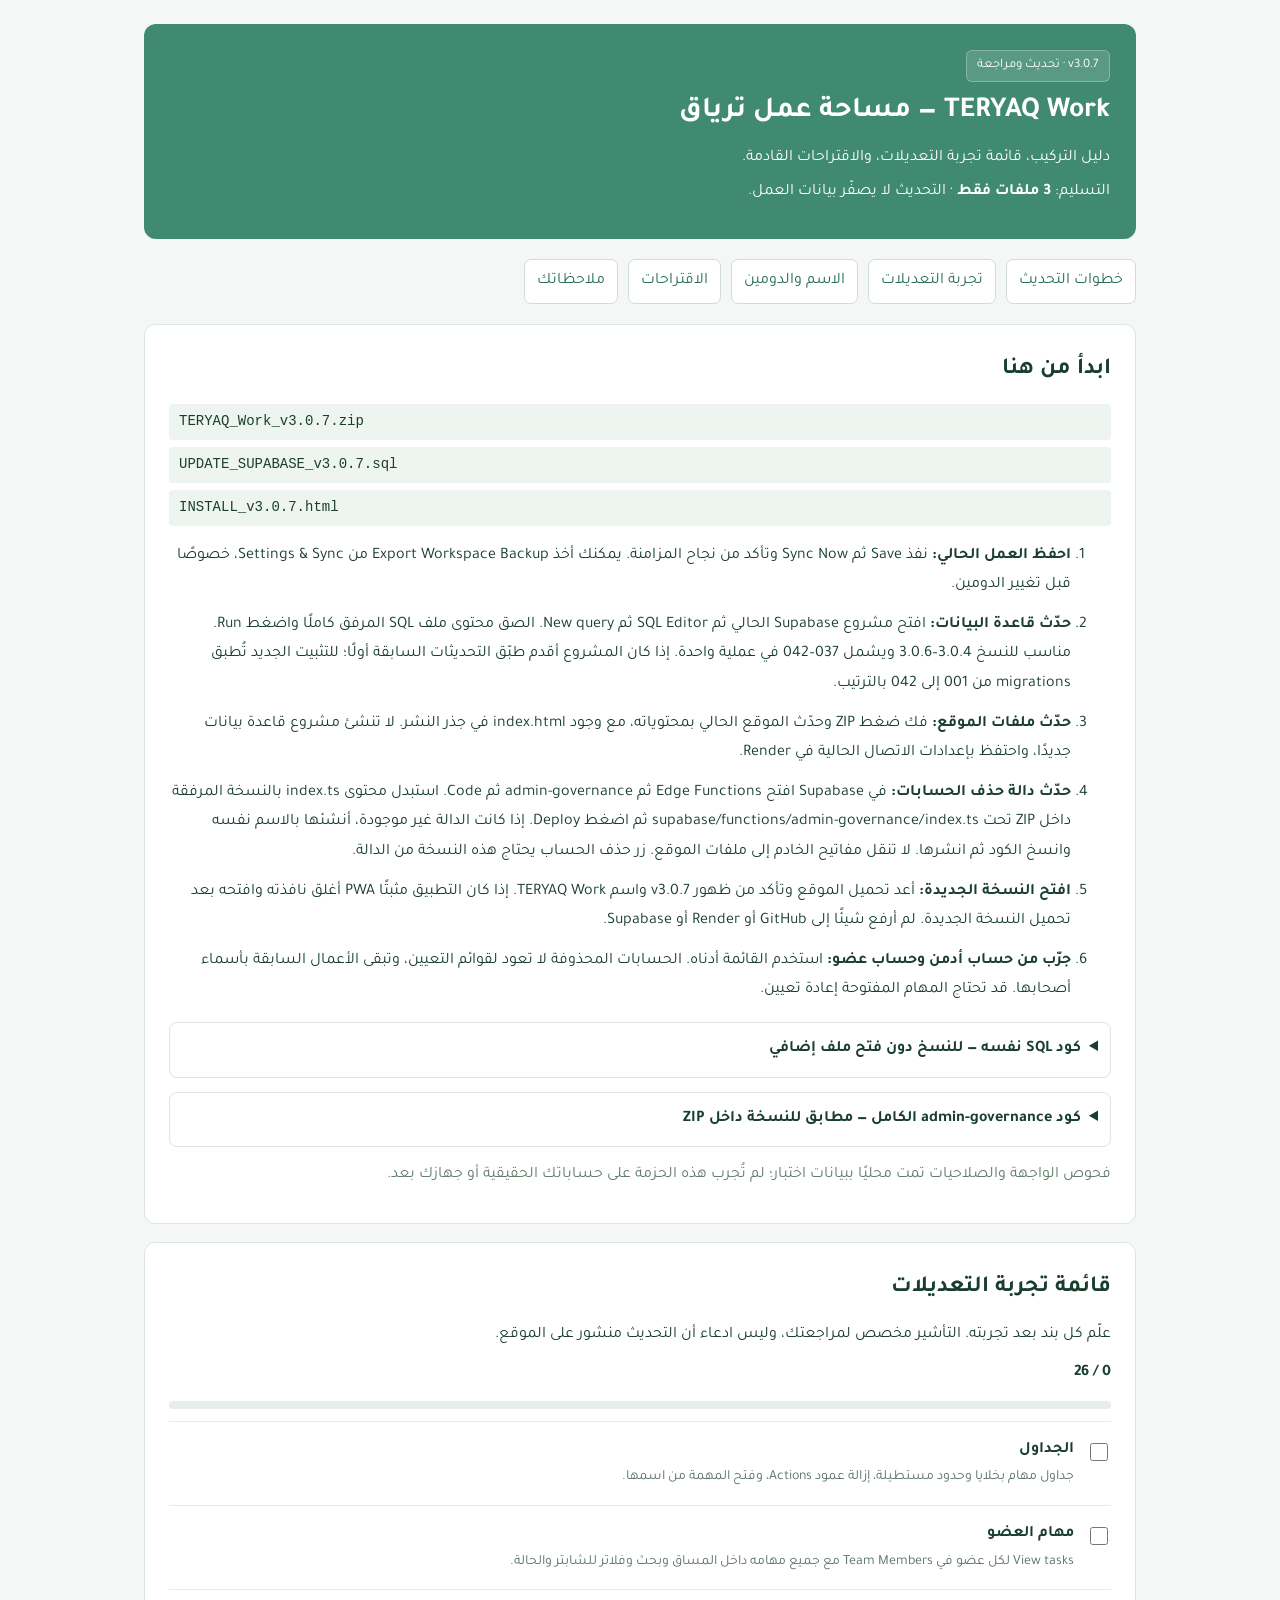
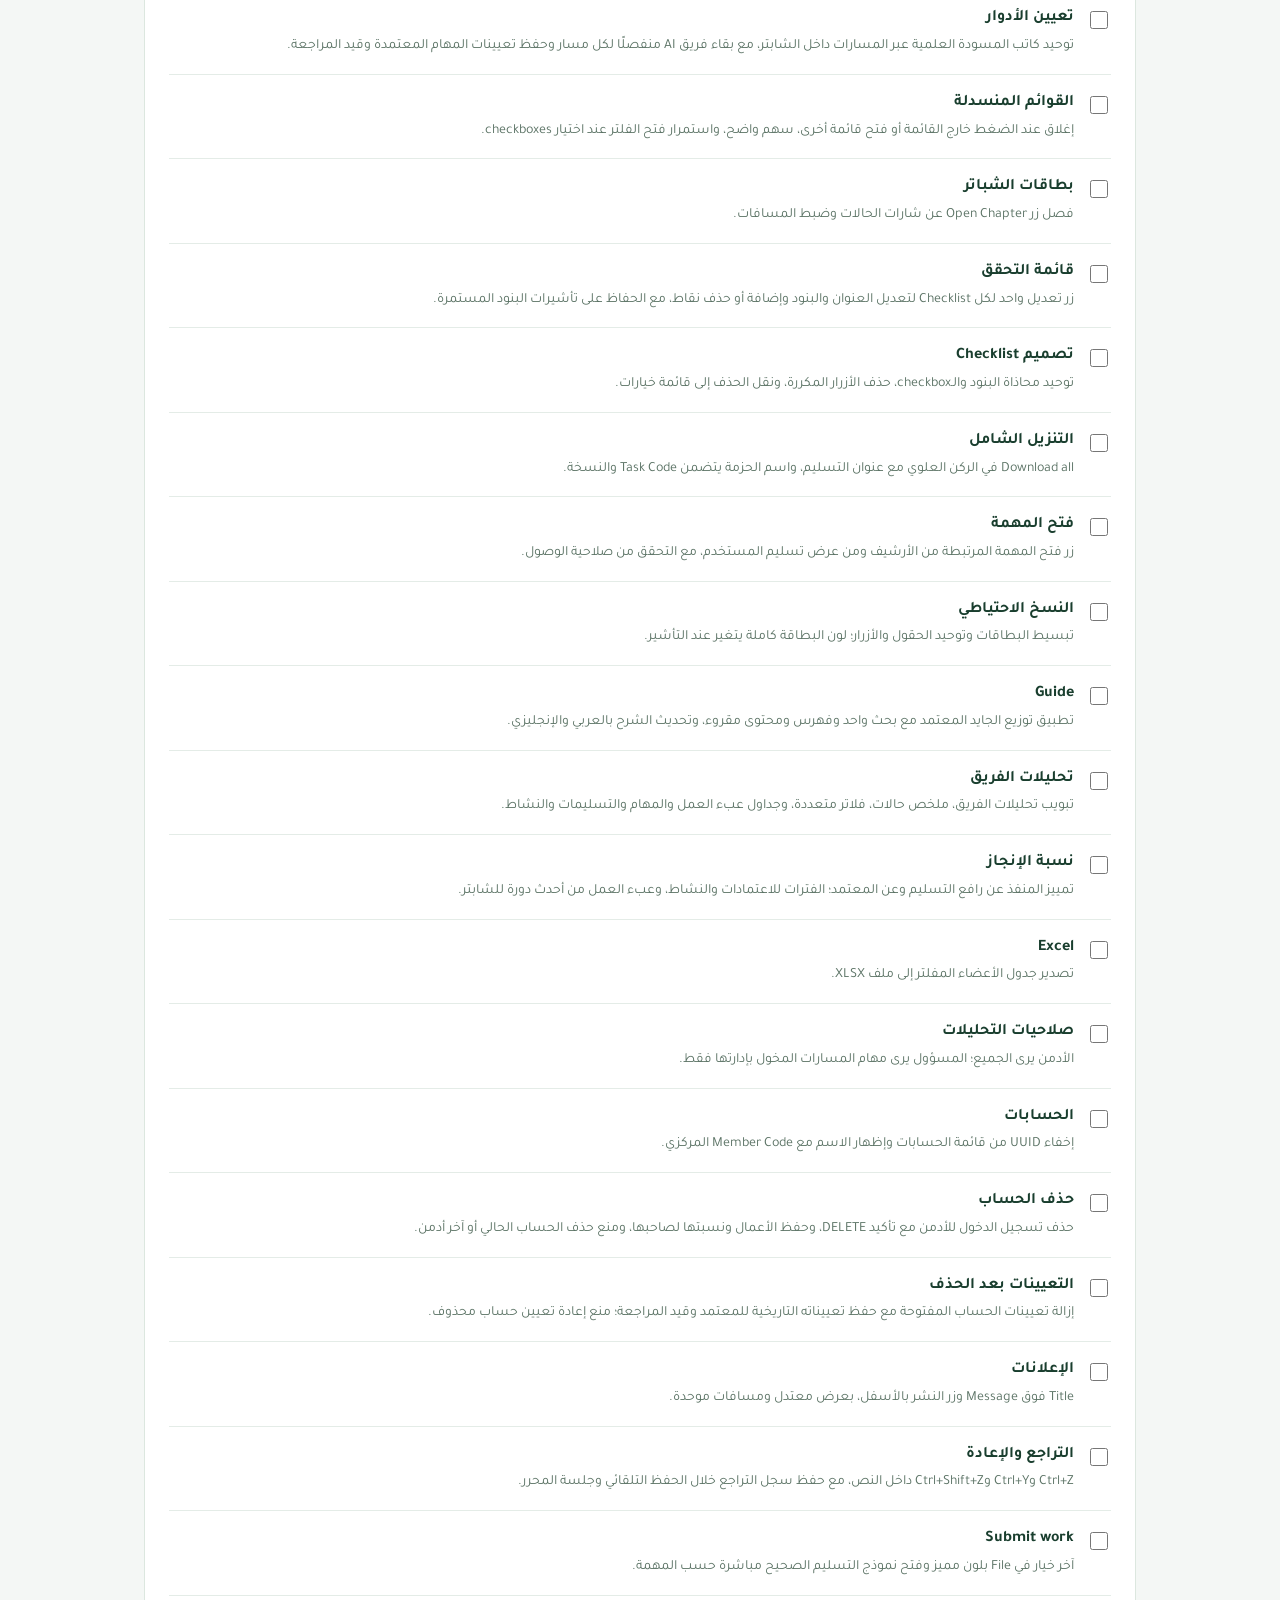
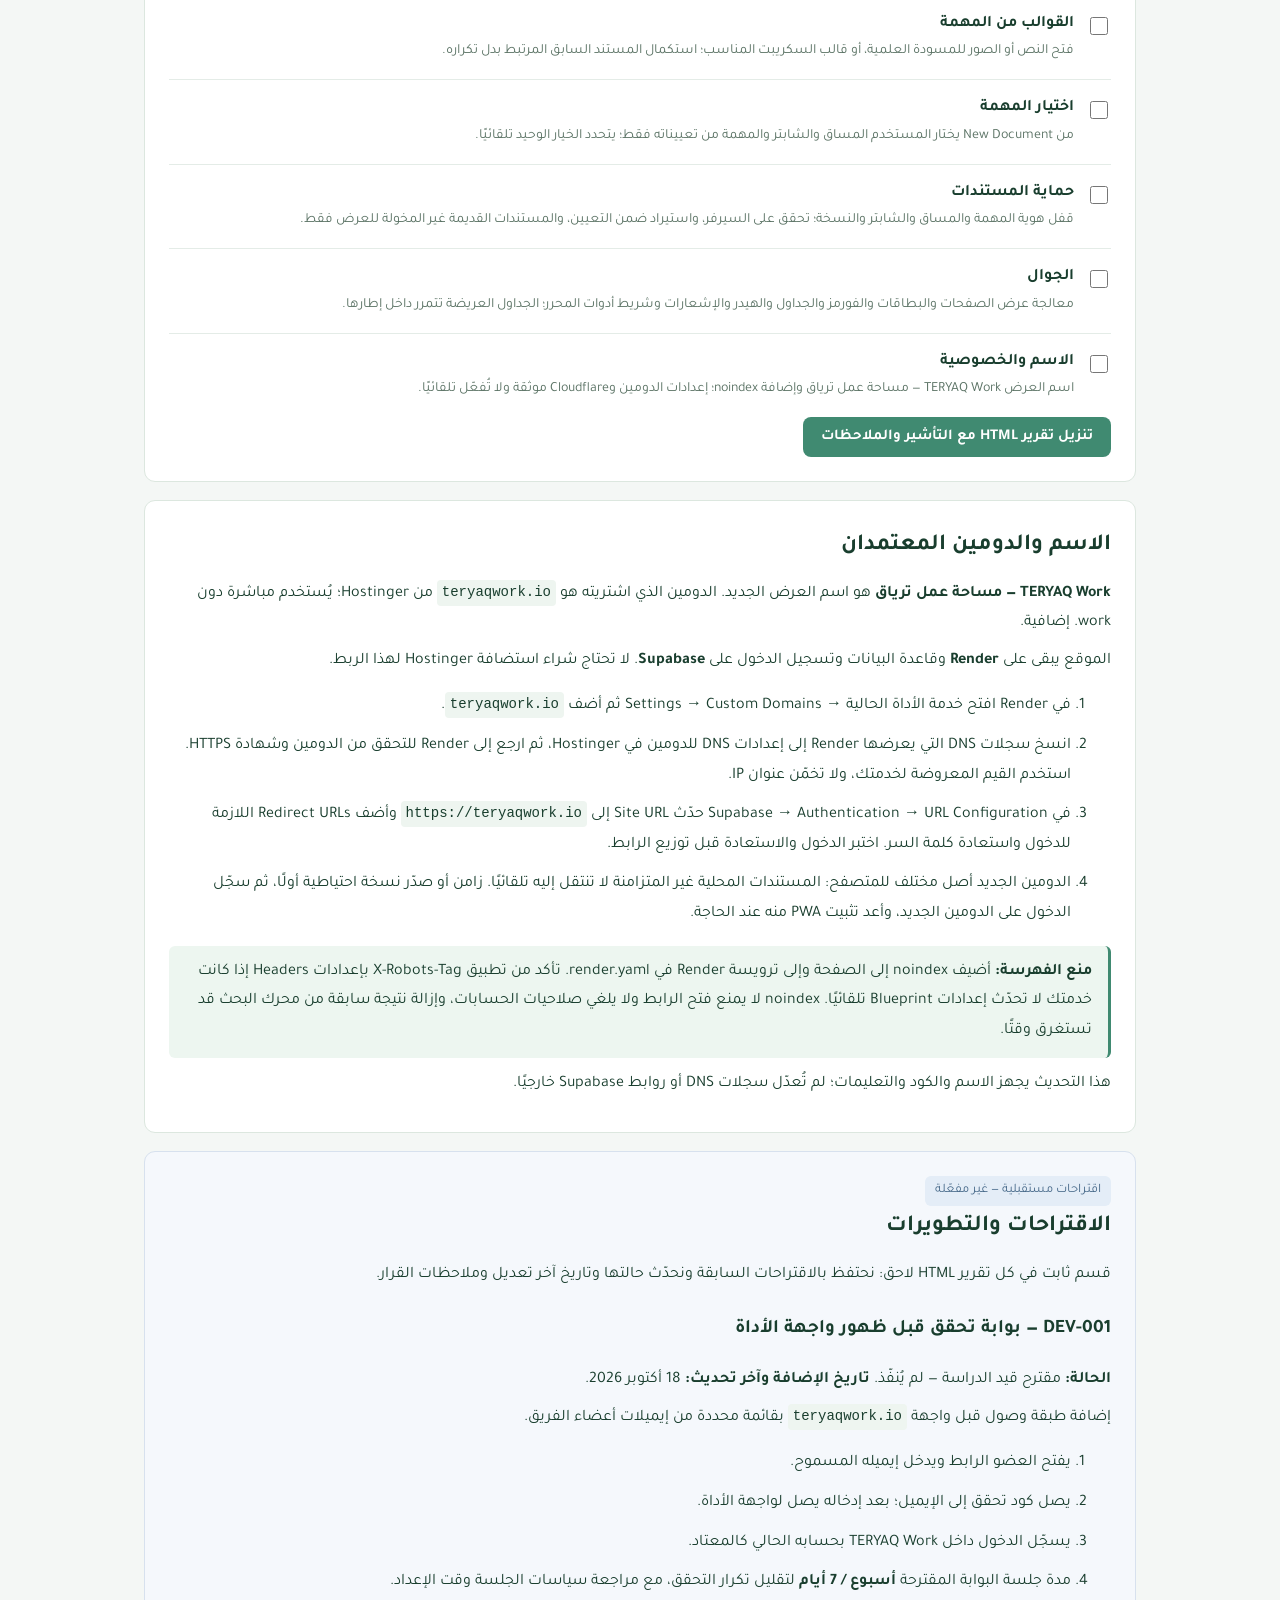
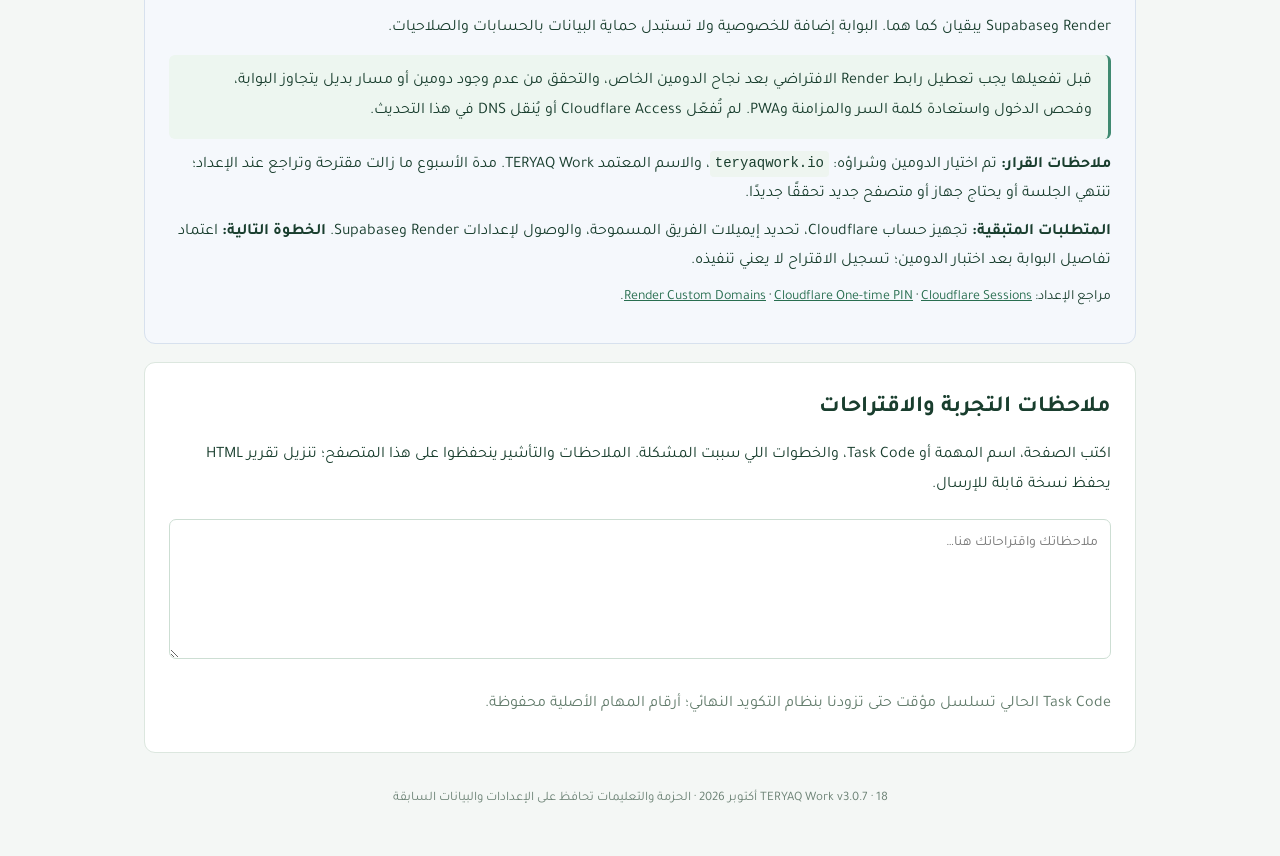
<file: INSTALL_v3.0.7.html>
<!doctype html><html lang="ar" dir="rtl"><head><meta charset="utf-8"><meta name="viewport" content="width=device-width,initial-scale=1"><meta name="robots" content="noindex,nofollow"><title>TERYAQ Work v3.0.7 — دليل التحديث والمراجعة</title><style>
@font-face{font-family:Tajawal;src:url([data-uri]) format('truetype');font-weight:400}@font-face{font-family:Tajawal;src:url([data-uri]) format('truetype');font-weight:700}*{box-sizing:border-box}body{margin:0;background:#f4f7f5;color:#193e2e;font:16px/1.85 Tajawal,Arial,sans-serif}main{max-width:1040px;margin:auto;padding:24px}header{background:#408a71;color:white;padding:26px;border-radius:12px}header h1{margin:3px 0;font-size:29px}header p{margin:5px 0}.badge{display:inline-block;padding:3px 10px;background:#ffffff23;border:1px solid #ffffff44;border-radius:6px;font-size:13px}nav{display:flex;flex-wrap:wrap;gap:10px;margin:20px 0}a{color:#286e50}nav a{border:1px solid #cfdfd5;background:white;padding:7px 12px;border-radius:7px;text-decoration:none}section{background:white;border:1px solid #dce7df;padding:24px;margin:18px 0;border-radius:11px}h2{font-size:23px;margin:0 0 12px}h3{font-size:19px;margin-top:22px}p{margin:8px 0}li{margin:10px 0}code{direction:ltr;unicode-bidi:isolate;display:inline-block;background:#eef5f0;border-radius:4px;padding:0 5px;font-size:14px}button{font:700 15px Tajawal,sans-serif;background:#408a71;color:white;border:0;border-radius:8px;padding:11px 18px;cursor:pointer}.note{background:#edf6f0;border-inline-start:3px solid #408a71;padding:12px 16px;margin:12px 0;border-radius:6px}.future{background:#f5f8fc;border-color:#d7e1ee}.future .badge{background:#e4edf7;border:0;color:#486a8a}details{border:1px solid #dce7df;border-radius:8px;margin:14px 0;padding:12px}summary{font-weight:700;cursor:pointer}textarea{font:14px/1.6 Tajawal,sans-serif;border:1px solid #cdded3;border-radius:7px;padding:12px;width:100%;margin:10px 0}textarea.source{direction:ltr;text-align:left;font:12px/1.5 monospace;height:300px}#reviewNotes{min-height:140px}.check-row{display:flex;gap:12px;align-items:start;border-top:1px solid #e4ece7;padding:14px 0;cursor:pointer}.check-row input{width:18px;height:18px;margin-top:7px;flex:none;accent-color:#408a71}.check-row small{display:block;font-size:14px;color:#5a7264}.check-row:has(input:checked){background:#eff8f2}.check-row:has(input:checked) b{color:#26734b}.progress{height:8px;background:#e5eee8;border-radius:6px;overflow:hidden;margin:12px 0}#bar{height:100%;background:#408a71}footer{text-align:center;color:#6c8275;font-size:13px;padding:16px}.file-list{display:grid;gap:7px}.file-list code{padding:5px 10px}.sources{font-size:14px}.muted{color:#637c6c}@media(max-width:650px){main{padding:12px}header,section{padding:18px}header h1{font-size:25px}nav{gap:6px}nav a{font-size:13px;padding:6px 9px}}@media print{body{background:white}main{max-width:none}nav,button,details{display:none}section{break-inside:avoid}}
</style></head><body><main><header><span class="badge">v3.0.7 · تحديث ومراجعة</span><h1>TERYAQ Work — مساحة عمل ترياق</h1><p>دليل التركيب، قائمة تجربة التعديلات، والاقتراحات القادمة.</p><p>التسليم: <b>3 ملفات فقط</b> · التحديث لا يصفّر بيانات العمل.</p></header>
<nav><a href="#install">خطوات التحديث</a><a href="#checklist">تجربة التعديلات</a><a href="#domain">الاسم والدومين</a><a href="#suggestions">الاقتراحات</a><a href="#notes">ملاحظاتك</a></nav>
<section id="install"><h2>ابدأ من هنا</h2><div class="file-list"><code>TERYAQ_Work_v3.0.7.zip</code><code>UPDATE_SUPABASE_v3.0.7.sql</code><code>INSTALL_v3.0.7.html</code></div><ol><li><b>احفظ العمل الحالي:</b> نفذ Save ثم Sync Now وتأكد من نجاح المزامنة. يمكنك أخذ Export Workspace Backup من Settings &amp; Sync، خصوصًا قبل تغيير الدومين.</li><li><b>حدّث قاعدة البيانات:</b> افتح مشروع Supabase الحالي ثم SQL Editor ثم New query. الصق محتوى ملف SQL المرفق كاملًا واضغط Run. مناسب للنسخ 3.0.4–3.0.6 ويشمل 037–042 في عملية واحدة. إذا كان المشروع أقدم طبّق التحديثات السابقة أولًا؛ للتثبيت الجديد تُطبق migrations من 001 إلى 042 بالترتيب.</li><li><b>حدّث ملفات الموقع:</b> فك ضغط ZIP وحدّث الموقع الحالي بمحتوياته، مع وجود index.html في جذر النشر. لا تنشئ مشروع قاعدة بيانات جديدًا، واحتفظ بإعدادات الاتصال الحالية في Render.</li><li><b>حدّث دالة حذف الحسابات:</b> في Supabase افتح Edge Functions ثم admin-governance ثم Code. استبدل محتوى index.ts بالنسخة المرفقة داخل ZIP تحت supabase/functions/admin-governance/index.ts ثم اضغط Deploy. إذا كانت الدالة غير موجودة، أنشئها بالاسم نفسه وانسخ الكود ثم انشرها. لا تنقل مفاتيح الخادم إلى ملفات الموقع. زر حذف الحساب يحتاج هذه النسخة من الدالة.</li><li><b>افتح النسخة الجديدة:</b> أعد تحميل الموقع وتأكد من ظهور v3.0.7 واسم TERYAQ Work. إذا كان التطبيق مثبتًا PWA أغلق نافذته وافتحه بعد تحميل النسخة الجديدة. لم أرفع شيئًا إلى GitHub أو Render أو Supabase.</li><li><b>جرّب من حساب أدمن وحساب عضو:</b> استخدم القائمة أدناه. الحسابات المحذوفة لا تعود لقوائم التعيين، وتبقى الأعمال السابقة بأسماء أصحابها. قد تحتاج المهام المفتوحة إعادة تعيين.</li></ol><details><summary>كود SQL نفسه — للنسخ دون فتح ملف إضافي</summary><button id="copySql" type="button">نسخ SQL</button> <span id="copyStatus" role="status"></span><textarea id="sql" class="source" readonly spellcheck="false">-- TERYAQ Work v3.0.7. Apply once on v3.0.4–3.0.6. No workspace reset.
begin;
-- 037_reset_explicit_predicates.sql
-- v3.0.4 reset compatibility: explicit primary-key predicates for safe-update protection.
-- This file only updates the reset function; it does NOT execute a reset.

create or replace function public.workspace_reset_finish(p_expected text) returns text language plpgsql security definer set search_path=public as $$
declare next_generation text:=gen_random_uuid()::text; wid uuid;
begin
 if coalesce(auth.role(),&#x27;&#x27;)&lt;&gt;&#x27;service_role&#x27; then raise exception &#x27;Service access required&#x27; using errcode=&#x27;42501&#x27;; end if;
 perform 1 from public.workspace_reset_state where id and resetting and generation=p_expected for update;
 if not found then raise exception &#x27;No matching reset in progress&#x27;; end if;
 if exists(select 1 from public.workspace_reset_files()) then raise exception &#x27;Uploaded file cleanup is not complete; resume the reset&#x27;; end if;
 delete from public.qf_audit_data where task_id is not null;
 delete from public.workflow_notifications where id is not null;
 delete from public.workflow_events where id is not null;
 delete from public.workflow_evidence where id is not null;
 delete from public.workflow_task_comments where id is not null;
 delete from public.workflow_task_check_state where instruction_id is not null;
 delete from public.workflow_task_resources where id is not null;
 delete from public.workflow_chapter_resources where id is not null;
 update public.workflow_tasks set submitted_id=null,approved_id=null,status=&#x27;planned&#x27;,approved_at=null,approved_by=null,blocked_reason=null,impact_alerted_at=null,opened_at=null where id is not null;
 delete from public.content_submissions where id is not null;
 delete from public.sync_conflicts where id is not null;
 delete from public.audit_log where entity_type in (&#x27;document&#x27;,&#x27;submission&#x27;,&#x27;workflow&#x27;);
 delete from public.documents where id is not null;
 -- FK cascades remove attachments and all document versions.
 for wid in select id from public.course_workflows loop perform public.workflow_open_ready(wid); end loop;
 update public.workspace_reset_state set generation=next_generation,resetting=false,completed_at=now() where id;
 return next_generation;
end $$;
notify pgrst,&#x27;reload schema&#x27;;

-- 038_workflow_scope_ai_access.sql
-- v3.0.5: scope Course Progress by assignment/leadership; AI Handoff only for AI Leads.

create or replace function public.workflow_is_ai_lead(p_course uuid) returns boolean
language sql stable security definer set search_path=public as $$
 select auth.uid() is not null and exists(select 1 from public.course_management_roles where course_id=p_course and user_id=auth.uid() and role=&#x27;ai_lead&#x27;)
$$;
create or replace function public.workflow_can_view_cycle(p_workflow uuid) returns boolean
language sql stable security definer set search_path=public as $$
 select auth.uid() is not null and (public.is_admin() or exists(
 select 1 from public.course_workflows w where w.id=p_workflow and (
 exists(select 1 from public.course_management_roles r where r.course_id=w.course_id and r.user_id=auth.uid())
 or exists(select 1 from public.workflow_tasks t where t.workflow_id=w.id and public.workflow_task_is_executor(t.id,auth.uid())))))
$$;
create or replace function public.workflow_can_view_course(p_course uuid) returns boolean
language sql stable security definer set search_path=public as $$
 select auth.uid() is not null and (public.is_admin() or exists(select 1 from public.course_management_roles where course_id=p_course and user_id=auth.uid()) or exists(select 1 from public.course_workflows where course_id=p_course and public.workflow_can_view_cycle(id)))
$$;
create or replace function public.workflow_can_view_task(p_task uuid) returns boolean
language sql stable security definer set search_path=public as $$select exists(select 1 from public.workflow_tasks where id=p_task and public.workflow_can_view_cycle(workflow_id))$$;
create or replace function public.workflow_task_payload(p_task public.workflow_tasks) returns jsonb
language sql stable security definer set search_path=public as $$
 select case when public.workflow_is_ai_lead((select course_id from public.course_workflows where id=p_task.workflow_id)) then to_jsonb(p_task) else to_jsonb(p_task)-array[&#x27;ai_prompt&#x27;,&#x27;ai_expected_output&#x27;,&#x27;ai_handoff_notes&#x27;,&#x27;ai_handoff_enabled&#x27;] end
$$;
-- Expose a safe task snapshot; raw configurable AI columns have no client read grant.
create or replace function public.workflow_visible_tasks() returns jsonb
language sql stable security definer set search_path=public as $$select coalesce(jsonb_agg(public.workflow_task_payload(t) order by t.sort_order),&#x27;[]&#x27;::jsonb) from public.workflow_tasks t where public.workflow_can_view_cycle(t.workflow_id)$$;
revoke select on public.workflow_tasks from public,anon,authenticated;
revoke select(ai_prompt,ai_expected_output,ai_handoff_notes,ai_handoff_enabled) on public.workflow_tasks from public,anon,authenticated;
do $$declare cols text;begin select string_agg(quote_ident(attname),&#x27;,&#x27;) into cols from pg_attribute where attrelid=&#x27;public.workflow_tasks&#x27;::regclass and attnum&gt;0 and not attisdropped and attname not in (&#x27;ai_prompt&#x27;,&#x27;ai_expected_output&#x27;,&#x27;ai_handoff_notes&#x27;,&#x27;ai_handoff_enabled&#x27;);execute &#x27;grant select(&#x27;||cols||&#x27;) on public.workflow_tasks to authenticated&#x27;;end$$;

drop policy if exists v305_scope on public.course_workflows;
create policy v305_scope on public.course_workflows as restrictive for select to authenticated using(public.workflow_can_view_cycle(id));

drop policy if exists v305_scope on public.workflow_tasks;
create policy v305_scope on public.workflow_tasks as restrictive for select to authenticated using(public.workflow_can_view_cycle(workflow_id));

drop policy if exists v305_scope on public.workflow_task_executors;
create policy v305_scope on public.workflow_task_executors as restrictive for select to authenticated using(public.workflow_can_view_task(task_id));

drop policy if exists v305_scope on public.workflow_chapter_roles;
create policy v305_scope on public.workflow_chapter_roles as restrictive for select to authenticated using(public.workflow_can_view_cycle(workflow_id));

drop policy if exists v305_scope on public.workflow_task_instructions;
create policy v305_scope on public.workflow_task_instructions as restrictive for select to authenticated using(public.workflow_can_view_task(task_id));

drop policy if exists v305_scope on public.workflow_task_comments;
create policy v305_scope on public.workflow_task_comments as restrictive for select to authenticated using(public.workflow_can_view_task(task_id));

drop policy if exists v305_scope on public.workflow_task_check_state;
create policy v305_scope on public.workflow_task_check_state as restrictive for select to authenticated using(exists(select 1 from public.workflow_task_instructions i where i.id=instruction_id and public.workflow_can_view_task(i.task_id)));

drop policy if exists v305_scope on public.workflow_chapter_resources;
create policy v305_scope on public.workflow_chapter_resources as restrictive for select to authenticated using(public.workflow_can_view_cycle(workflow_id));

drop policy if exists v305_scope on public.workflow_task_resources;
create policy v305_scope on public.workflow_task_resources as restrictive for select to authenticated using(public.workflow_can_view_task(task_id));

drop policy if exists v305_scope on public.workflow_events;
create policy v305_scope on public.workflow_events as restrictive for select to authenticated using(public.workflow_can_view_cycle(workflow_id));

drop policy if exists v305_scope on public.workflow_evidence;
create policy v305_scope on public.workflow_evidence as restrictive for select to authenticated using(public.workflow_can_view_task(task_id));

drop policy if exists v305_scope on public.course_management_roles;
create policy v305_scope on public.course_management_roles as restrictive for select to authenticated using(user_id=auth.uid() or public.workflow_can_view_course(course_id));

drop policy if exists v305_scope on public.course_leads;
create policy v305_scope on public.course_leads as restrictive for select to authenticated using(user_id=auth.uid() or public.workflow_can_view_course(course_id));

create or replace function public.workflow_can_view_required_inputs(p_task uuid) returns boolean
language sql stable security definer set search_path=public as $$
 select auth.uid() is not null and exists(select 1 from public.workflow_tasks t join public.course_workflows w on w.id=t.workflow_id where t.id=p_task and (
 public.workflow_task_is_executor(t.id,auth.uid()) or public.workflow_can_manage_stage(w.course_id,t.stage)
 or (public.workflow_is_ai_lead(w.course_id) and public.workflow_ai_task_spec(t.task_key,t.stage) is not null)))
$$;
-- Preparation is shared within the visible chapter; task files still require their existing permissions.
create or replace function public.workflow_scoped_resource_read(p_path text) returns boolean
language sql stable security definer set search_path=public as $$
 select public.is_admin() or exists(select 1 from public.workflow_chapter_resources r where r.storage_path=p_path and public.workflow_can_view_cycle(r.workflow_id))
 or exists(select 1 from public.workflow_task_resources r where r.storage_path=p_path and public.workflow_can_view_required_inputs(r.task_id))
$$;
drop policy if exists workflow_v305_file_scope on storage.objects;
create policy workflow_v305_file_scope on storage.objects as restrictive for select to authenticated using(bucket_id&lt;&gt;&#x27;teryaq-workflow&#x27; or public.workflow_scoped_resource_read(name));
-- Every definer-based reader validates scope as well as RLS. Preserve exact return shapes.
do $wrap$
declare row record; backup text; args text; callargs text; result text; body text; gate text; rec record;
begin
 for row in select * from (values
 (&#x27;workflow_people&#x27;,&#x27;course&#x27;),(&#x27;workflow_directory&#x27;,&#x27;course&#x27;),(&#x27;workflow_team_tasks&#x27;,&#x27;course&#x27;),
 (&#x27;workflow_task_collaboration&#x27;,&#x27;task&#x27;),(&#x27;workflow_task_submission_history&#x27;,&#x27;task&#x27;),(&#x27;workflow_required_inputs&#x27;,&#x27;task&#x27;)) v(fn,kind) loop
  backup:=row.fn||&#x27;_pre305&#x27;;
  select p.* into rec from pg_proc p join pg_namespace n on n.oid=p.pronamespace where n.nspname=&#x27;public&#x27; and p.proname=row.fn and p.pronargs=1;
  if rec.oid is null then raise exception &#x27;Missing prerequisite function: %&#x27;,row.fn;end if;
  args:=pg_get_function_arguments(rec.oid);result:=pg_get_function_result(rec.oid);callargs:=quote_ident(rec.proargnames[1]);
  if not exists(select 1 from pg_proc p join pg_namespace n on n.oid=p.pronamespace where n.nspname=&#x27;public&#x27; and p.proname=backup) then
   execute format(&#x27;alter function public.%I(uuid) rename to %I&#x27;,row.fn,backup);
  end if;
  gate:=case row.kind when &#x27;course&#x27; then &#x27;public.workflow_can_view_course(&#x27;||callargs||&#x27;)&#x27; else &#x27;public.workflow_can_view_task(&#x27;||callargs||&#x27;)&#x27; end;
  body:=&#x27;begin if not coalesce(&#x27;||gate||&#x27;,false) then raise exception &#x27;&#x27;Course/chapter access required&#x27;&#x27; using errcode=&#x27;&#x27;42501&#x27;&#x27;; end if; &#x27;||case when rec.proretset then &#x27;return query select * from &#x27; else &#x27;return &#x27; end||format(&#x27;public.%I(%s); end&#x27;,backup,callargs);
  if row.fn=&#x27;workflow_team_tasks&#x27; then body:=&#x27;begin if not coalesce(&#x27;||gate||&#x27;,false) then raise exception &#x27;&#x27;Course access required&#x27;&#x27; using errcode=&#x27;&#x27;42501&#x27;&#x27;;end if;return query select q.* from public.workflow_team_tasks_pre305(&#x27;||callargs||&#x27;) q where public.workflow_can_view_cycle(q.workflow_id);end&#x27;;end if;
  execute format(&#x27;create or replace function public.%I(%s) returns %s language plpgsql stable security definer set search_path=public as %L&#x27;,row.fn,args,result,body);
  execute format(&#x27;revoke all on function public.%I(uuid) from public,anon,authenticated&#x27;,backup);
  execute format(&#x27;grant execute on function public.%I(uuid) to service_role&#x27;,backup);
  execute format(&#x27;revoke all on function public.%I(uuid) from public,anon&#x27;,row.fn);
  execute format(&#x27;grant execute on function public.%I(uuid) to authenticated&#x27;,row.fn);
 end loop;
end $wrap$;
create or replace function public.workflow_set_ai_handoff(
  p_task uuid,
  p_enabled boolean,
  p_prompt text,
  p_expected_output text,
  p_notes text
) returns void
language plpgsql
security definer
set search_path=public
as $$
declare
  t public.workflow_tasks%rowtype;
  w public.course_workflows%rowtype;
begin
  select * into t from public.workflow_tasks where id=p_task;
  if not found then raise exception &#x27;Task not found&#x27;; end if;
  if public.workflow_ai_task_spec(t.task_key,t.stage) is null then raise exception &#x27;AI Hand Off is limited to the yellow AI tasks in the approved workflow&#x27;; end if;
  select * into w from public.course_workflows where id=t.workflow_id;
  if not public.workflow_is_ai_lead(w.course_id) then
    raise exception &#x27;AI Lead access required to configure AI Hand Off&#x27;;
  end if;

  update public.workflow_tasks
  set ai_handoff_enabled=coalesce(p_enabled,false),
      ai_prompt=nullif(trim(coalesce(p_prompt,&#x27;&#x27;)),&#x27;&#x27;),
      ai_expected_output=nullif(trim(coalesce(p_expected_output,&#x27;&#x27;)),&#x27;&#x27;),
      ai_handoff_notes=nullif(trim(coalesce(p_notes,&#x27;&#x27;)),&#x27;&#x27;)
  where id=p_task;

  insert into public.workflow_events(task_id,workflow_id,actor_id,action,details)
  values(p_task,t.workflow_id,auth.uid(),&#x27;ai_handoff_updated&#x27;,jsonb_build_object(&#x27;enabled&#x27;,coalesce(p_enabled,false)));
end
$$;

revoke all on function public.workflow_set_ai_handoff(uuid,boolean,text,text,text) from public;
grant execute on function public.workflow_set_ai_handoff(uuid,boolean,text,text,text) to authenticated;

create or replace function public.qf_submission_context(p_course uuid,p_chapter uuid,p_form text,p_round text default null) returns jsonb language plpgsql stable security definer set search_path=public as $$
declare w public.course_workflows%rowtype;t public.workflow_tasks%rowtype;person public.profiles%rowtype;key text;dest text;stage_label text;
begin
 if auth.uid() is null then raise exception &#x27;Sign in required&#x27;;end if;
 key:=case p_form when &#x27;qf-review&#x27; then case p_round when &#x27;1&#x27; then &#x27;qf-review-r1&#x27; when &#x27;2&#x27; then &#x27;qf-review-r2&#x27; end when &#x27;qf-comprehensive-audit&#x27; then &#x27;qf-audit&#x27; when &#x27;qf-final-outputs&#x27; then &#x27;qf-final-qc&#x27; end;
 if key is null then raise exception &#x27;Choose Review Round 1 or 2&#x27;;end if;
 select * into w from public.course_workflows where course_id=p_course and chapter_id=p_chapter order by cycle desc limit 1;
 select * into t from public.workflow_tasks where workflow_id=w.id and task_key=key;
 if t.id is null then raise exception &#x27;Start the chapter and apply the Questions &amp; Flashcards update first&#x27;;end if;
 if not(public.workflow_task_is_executor(t.id,auth.uid()) or public.workflow_can_manage_stage(w.course_id,t.stage)) then raise exception &#x27;Task executor or course management access required&#x27; using errcode=&#x27;42501&#x27;;end if;
 if p_form=&#x27;qf-review&#x27; then
  select p.* into person from public.workflow_chapter_roles r join public.profiles p on p.id=r.user_id where r.workflow_id=w.id and r.role=&#x27;scientific_author&#x27;;
  if person.id is null then raise exception &#x27;Assign the chapter Scientific Draft Author first&#x27;;end if;
 else select * into person from public.profiles where id=auth.uid();end if;
 dest:=case key when &#x27;qf-review-r1&#x27; then &#x27;qf-generate-v2&#x27; when &#x27;qf-audit&#x27; then &#x27;qf-review-r2&#x27; when &#x27;qf-review-r2&#x27; then &#x27;qf-generate-v3&#x27; when &#x27;qf-final-qc&#x27; then &#x27;qf-publish&#x27; end;
 stage_label:=case key when &#x27;qf-review-r1&#x27; then &#x27;Review — Round 1&#x27; when &#x27;qf-review-r2&#x27; then &#x27;Review — Round 2&#x27; when &#x27;qf-audit&#x27; then &#x27;Comprehensive Audit&#x27; else &#x27;Final Outputs&#x27; end;
 return jsonb_build_object(&#x27;task&#x27;,public.workflow_task_payload(t),&#x27;workflow&#x27;,to_jsonb(w),&#x27;person&#x27;,jsonb_build_object(&#x27;id&#x27;,person.id,&#x27;name&#x27;,person.display_name,&#x27;memberCode&#x27;,coalesce(person.member_code,&#x27;&#x27;),&#x27;label&#x27;,coalesce(person.display_name,&#x27;&#x27;)||case when nullif(person.member_code,&#x27;&#x27;) is null then &#x27;&#x27; else &#x27; — &#x27;||person.member_code end),&#x27;round&#x27;,p_round,&#x27;stage&#x27;,stage_label,&#x27;destination&#x27;,dest,&#x27;destinationLabel&#x27;,(select title from public.workflow_tasks where workflow_id=w.id and task_key=dest));
end $$;
revoke all on function public.qf_submission_context(uuid,uuid,text,text) from public,anon;grant execute on function public.qf_submission_context(uuid,uuid,text,text) to authenticated;

-- Renamed implementations are internal, never alternate public API routes.
do $$declare r record;begin for r in select p.oid::regprocedure sig from pg_proc p join pg_namespace n on n.oid=p.pronamespace where n.nspname=&#x27;public&#x27; and (p.proname like &#x27;%_v3_0_3&#x27; or p.proname like &#x27;%_pre305&#x27;) loop execute format(&#x27;revoke all on function %s from public,anon,authenticated&#x27;,r.sig);end loop;end$$;
revoke all on function public.workflow_task_payload(public.workflow_tasks) from public,anon,authenticated;
revoke all on function public.workflow_is_ai_lead(uuid),public.workflow_can_view_cycle(uuid),public.workflow_can_view_course(uuid),public.workflow_can_view_task(uuid),public.workflow_visible_tasks(),public.workflow_scoped_resource_read(text) from public,anon;
grant execute on function public.workflow_is_ai_lead(uuid),public.workflow_can_view_cycle(uuid),public.workflow_can_view_course(uuid),public.workflow_can_view_task(uuid),public.workflow_visible_tasks(),public.workflow_scoped_resource_read(text) to authenticated;

-- Download access follows the exact resolved input files, not obsolete task names.
create or replace function public.workflow_submission_file_visible(p_path text) returns boolean
language plpgsql stable security definer set search_path=public as $$
declare submission_id text;package public.content_submissions%rowtype;target record;inputs jsonb;
begin
 if auth.uid() is null then return false;end if;
 if public.is_admin() then return true;end if;
 submission_id:=(storage.foldername(p_path))[2];
 if submission_id is null or submission_id !~ &#x27;^[0-9a-fA-F-]{36}$&#x27; then return false;end if;
 select * into package from public.content_submissions where id::text=submission_id and deleted_at is null;
 if not found or split_part(p_path,&#x27;/&#x27;,1)&lt;&gt;package.owner_id::text then return false;end if;
 if package.owner_id=auth.uid() then return true;end if;
 if package.status&lt;&gt;&#x27;submitted&#x27; then return false;end if;
 if package.workflow_task_id is not null and exists(select 1 from public.workflow_tasks t join public.course_workflows w on w.id=t.workflow_id where t.id=package.workflow_task_id and (public.workflow_task_is_executor(t.id,auth.uid()) or public.workflow_can_manage_stage(w.course_id,t.stage))) then return true;end if;
 for target in select t.id from public.workflow_tasks t join public.course_workflows w on w.id=t.workflow_id where w.course_id=package.course_id and w.chapter_id=package.chapter_id and public.workflow_can_view_cycle(w.id) and public.workflow_can_view_required_inputs(t.id) loop
  inputs:=public.workflow_required_inputs_pre305(target.id);
  if exists(select 1 from jsonb_path_query(coalesce(inputs,&#x27;[]&#x27;::jsonb),&#x27;$.**.storage_path&#x27;) path where path#&gt;&gt;&#x27;{}&#x27;=p_path) then return true;end if;
 end loop;
 return false;
end$$;
revoke all on function public.workflow_submission_file_visible(text) from public,anon;
grant execute on function public.workflow_submission_file_visible(text) to authenticated;
drop policy if exists workflow_storage_v305_inputs on storage.objects;
create policy workflow_storage_v305_inputs on storage.objects for select to authenticated using(bucket_id=&#x27;teryaq-submissions&#x27; and public.workflow_submission_file_visible(name));
drop policy if exists workflow_storage_v305_scope on storage.objects;
create policy workflow_storage_v305_scope on storage.objects as restrictive for select to authenticated using(bucket_id&lt;&gt;&#x27;teryaq-submissions&#x27; or public.workflow_submission_file_visible(name));

notify pgrst,&#x27;reload schema&#x27;;

-- 039_submission_task_linking.sql
-- v3.0.5: native forms and Course Progress share the same task binding.
-- Installation does not submit/approve old work. Existing packages are linked explicitly in the UI.

create or replace function public.workflow_user_can_submit(p_task uuid,p_user uuid) returns boolean
language sql stable security definer set search_path=public as $$
 select p_user is not null and exists(select 1 from public.workflow_tasks t join public.course_workflows w on w.id=t.workflow_id where t.id=p_task and (
 public.workflow_task_is_executor(t.id,p_user) or public.is_admin(p_user) or exists(select 1 from public.course_management_roles r where r.course_id=w.course_id and r.user_id=p_user and (r.role=&#x27;course_lead&#x27; or r.role=public.workflow_role_for_stage(t.stage)))))
$$;
create or replace function public.workflow_submission_context(p_course uuid,p_chapter uuid,p_form text,p_version text default null,p_task uuid default null) returns jsonb
language plpgsql stable security definer set search_path=public as $$
declare w public.course_workflows%rowtype;t public.workflow_tasks%rowtype;cfg public.submission_form_configs%rowtype;person public.profiles%rowtype;ids uuid[];
begin
 if auth.uid() is null then raise exception &#x27;Sign in required&#x27; using errcode=&#x27;42501&#x27;;end if;
 select * into cfg from public.submission_form_configs where id=p_form and active;
 if not found then raise exception &#x27;Submission form is unavailable&#x27;;end if;
 if p_task is not null then
  select * into t from public.workflow_tasks where id=p_task;
  select * into w from public.course_workflows where id=t.workflow_id;
  if t.id is null then raise exception &#x27;The linked task is unavailable&#x27;;end if;
  if w.course_id is distinct from p_course then raise exception &#x27;Course does not match the linked task&#x27;;end if;
  if w.chapter_id is distinct from p_chapter then raise exception &#x27;Chapter does not match the linked task&#x27;;end if;
  if t.template_id is distinct from cfg.template_id then raise exception &#x27;Form/template does not match the linked task&#x27;;end if;
  if t.expected_version is not null and t.expected_version is distinct from p_version then raise exception &#x27;Version does not match the linked task: expected %&#x27;,t.expected_version;end if;
 else
  select * into w from public.course_workflows where course_id=p_course and chapter_id=p_chapter order by cycle desc limit 1;
  if w.id is null then raise exception &#x27;Start this chapter from Courses before submitting&#x27;;end if;
  select array_agg(id) into ids from public.workflow_tasks x where x.workflow_id=w.id and x.template_id=cfg.template_id and (x.expected_version is null or x.expected_version=p_version) and public.workflow_user_can_submit(x.id,auth.uid());
  if coalesce(cardinality(ids),0)=0 then raise exception &#x27;No assigned task matches this form and version in the chapter&#x27;;end if;
  if cardinality(ids)&gt;1 then raise exception &#x27;More than one task matches this form; open Submit Work from the intended task&#x27;;end if;
  select * into t from public.workflow_tasks where id=ids[1];
 end if;
 if not public.workflow_user_can_submit(t.id,auth.uid()) then raise exception &#x27;Task executor or responsible course manager access required&#x27; using errcode=&#x27;42501&#x27;;end if;
 if t.status not in (&#x27;ready&#x27;,&#x27;in_progress&#x27;,&#x27;changes_requested&#x27;) then raise exception &#x27;Task is not open for submission: %&#x27;,t.status;end if;
 if exists(select 1 from unnest(t.depends_on) d where not exists(select 1 from public.workflow_tasks prev where prev.workflow_id=t.workflow_id and prev.task_key=d and prev.status=&#x27;approved&#x27;)) then raise exception &#x27;Approve prerequisite tasks before uploading or submitting&#x27;;end if;
 if t.template_id=&#x27;scientific-draft-text&#x27; then select p.* into person from public.workflow_chapter_roles r join public.profiles p on p.id=r.user_id where r.workflow_id=w.id and r.role=&#x27;scientific_author&#x27;;end if;
 if person.id is null then select * into person from public.profiles where id=auth.uid();end if;
 return jsonb_build_object(&#x27;task&#x27;,public.workflow_task_payload(t),&#x27;workflow&#x27;,to_jsonb(w),&#x27;person&#x27;,jsonb_build_object(&#x27;id&#x27;,person.id,&#x27;name&#x27;,person.display_name,&#x27;memberCode&#x27;,coalesce(person.member_code,&#x27;&#x27;),&#x27;label&#x27;,coalesce(person.display_name,&#x27;&#x27;)||case when nullif(person.member_code,&#x27;&#x27;) is null then &#x27;&#x27; else &#x27; — &#x27;||person.member_code end),&#x27;category&#x27;,(select category_id from public.content_subjects where id=w.course_id));
end $$;
create or replace function public.workflow_bind_directory_submission() returns trigger
language plpgsql security definer set search_path=public as $$declare ctx jsonb;begin
 if new.form_id in (&#x27;qf-review&#x27;,&#x27;qf-comprehensive-audit&#x27;,&#x27;qf-final-outputs&#x27;) then return new;end if;
 if tg_op=&#x27;UPDATE&#x27; and old.status=&#x27;submitted&#x27; then return new;end if;
 if new.workflow_task_id is null then
  ctx:=public.workflow_submission_context(new.course_id,new.chapter_id,new.form_id,new.version_label,null);
  new.workflow_task_id:=(ctx#&gt;&gt;&#x27;{task,id}&#x27;)::uuid;
 end if;
 return new;
end$$;
drop trigger if exists aa_bind_directory_submission on public.content_submissions;
create trigger aa_bind_directory_submission before insert or update on public.content_submissions for each row execute function public.workflow_bind_directory_submission();
create or replace function public.workflow_submission_guard() returns trigger
language plpgsql security definer set search_path=public as $$
declare t public.workflow_tasks%rowtype;w public.course_workflows%rowtype;cfg jsonb;field jsonb;entry jsonb;shown boolean;author uuid;linking boolean:=false;
begin
 if tg_op=&#x27;UPDATE&#x27; then
  linking:=old.status=&#x27;submitted&#x27; and old.workflow_task_id is null and new.workflow_task_id is not null;
  if new.workflow_task_id is distinct from old.workflow_task_id and not linking then raise exception &#x27;Task link cannot change; discard the pending form to choose another task&#x27;;end if;
  if old.status=&#x27;submitted&#x27; and not linking then
   if new.deleted_at is distinct from old.deleted_at and exists(select 1 from public.workflow_tasks where id=old.workflow_task_id and status in (&#x27;in_review&#x27;,&#x27;approved&#x27;)) then raise exception &#x27;A submission linked to an active or approved review cannot be moved to Trash&#x27;;end if;
   return new;
  end if;
 end if;
 if new.workflow_task_id is null then raise exception &#x27;Choose the matching task before submission&#x27;;end if;
 select * into t from public.workflow_tasks where id=new.workflow_task_id for update;
 if not found then raise exception &#x27;Unknown workflow task&#x27;;end if;
 if t.stage=&#x27;Questions &amp; Flashcards&#x27; and new.form_id in (&#x27;qf-review&#x27;,&#x27;qf-comprehensive-audit&#x27;,&#x27;qf-final-outputs&#x27;) then return new;end if;
 select * into w from public.course_workflows where id=t.workflow_id;
 if not public.workflow_user_can_submit(t.id,new.owner_id) then raise exception &#x27;Submission owner is not a task executor or responsible course manager&#x27; using errcode=&#x27;42501&#x27;;end if;
 if auth.uid() is distinct from new.owner_id and not public.workflow_can_manage_stage(w.course_id,t.stage) then raise exception &#x27;You cannot submit work for this account&#x27; using errcode=&#x27;42501&#x27;;end if;
 if new.course_id is distinct from w.course_id then raise exception &#x27;Course does not match task&#x27;;end if;
 if new.chapter_id is distinct from w.chapter_id then raise exception &#x27;Chapter does not match task&#x27;;end if;
 if new.category_id is distinct from (select category_id from public.content_subjects where id=w.course_id) then raise exception &#x27;Category does not match task course&#x27;;end if;
 if new.template_id is distinct from t.template_id then raise exception &#x27;Form/template does not match task&#x27;;end if;
 if t.expected_version is not null and new.version_label is distinct from t.expected_version then raise exception &#x27;Version does not match task: expected %&#x27;,t.expected_version;end if;
 if t.status not in (&#x27;ready&#x27;,&#x27;in_progress&#x27;,&#x27;changes_requested&#x27;) then raise exception &#x27;Task is not open for submission: %&#x27;,t.status;end if;
 if exists(select 1 from unnest(t.depends_on) d where not exists(select 1 from public.workflow_tasks prev where prev.workflow_id=t.workflow_id and prev.task_key=d and prev.status=&#x27;approved&#x27;)) then raise exception &#x27;Approve prerequisite tasks before uploading or submitting&#x27;;end if;
 new.workflow_stage:=t.stage;
 if new.status=&#x27;submitted&#x27; then
  if t.template_id=&#x27;scientific-draft-text&#x27; then
   select user_id into author from public.workflow_chapter_roles where workflow_id=w.id and role=&#x27;scientific_author&#x27;;
   if author is not null and new.answers-&gt;&gt;&#x27;writer&#x27; is distinct from author::text then raise exception &#x27;Writer does not match the chapter Scientific Draft Author&#x27;;end if;
  end if;
  if nullif(new.answers-&gt;&gt;&#x27;writer&#x27;,&#x27;&#x27;) is not null and not exists(select 1 from public.profiles where id::text=new.answers-&gt;&gt;&#x27;writer&#x27;) then raise exception &#x27;Select the writer from central user records&#x27;;end if;
  select configuration into cfg from public.submission_form_configs where id=new.form_id and template_id=t.template_id and active;
  if cfg is null then raise exception &#x27;Submission form is unavailable&#x27;;end if;
  for field in select f from jsonb_array_elements(cfg-&gt;&#x27;sections&#x27;) sec cross join lateral jsonb_array_elements(sec-&gt;&#x27;fields&#x27;) f loop
   shown:=field-&gt;&#x27;showWhen&#x27; is null or new.answers-&gt;&gt;(field#&gt;&gt;&#x27;{showWhen,field}&#x27;)=field#&gt;&gt;&#x27;{showWhen,equals}&#x27;;
   if not coalesce(shown,false) or field-&gt;&gt;&#x27;type&#x27;=&#x27;info&#x27; then continue;end if;
   if field-&gt;&gt;&#x27;type&#x27;=&#x27;file&#x27; then
    if coalesce((field-&gt;&gt;&#x27;required&#x27;)::boolean,false) and not exists(select 1 from jsonb_array_elements(new.files) x where x-&gt;&gt;&#x27;fieldId&#x27;=field-&gt;&gt;&#x27;id&#x27;) then raise exception &#x27;Required output missing: %&#x27;,field-&gt;&gt;&#x27;label&#x27;;end if;
   elsif coalesce((field-&gt;&gt;&#x27;required&#x27;)::boolean,false) and (nullif(new.answers-&gt;&gt;(field-&gt;&gt;&#x27;id&#x27;),&#x27;&#x27;) is null or (field-&gt;&gt;&#x27;type&#x27;=&#x27;checkbox&#x27; and new.answers-&gt;&gt;(field-&gt;&gt;&#x27;id&#x27;)&lt;&gt;&#x27;true&#x27;)) then raise exception &#x27;Required field missing: %&#x27;,field-&gt;&gt;&#x27;label&#x27;;end if;
  end loop;
  for entry in select value from jsonb_array_elements(new.files) loop
   if coalesce(entry-&gt;&gt;&#x27;path&#x27;,&#x27;&#x27;) not like new.owner_id::text||&#x27;/&#x27;||new.id::text||&#x27;/%&#x27; or not exists(select 1 from storage.objects where bucket_id=&#x27;teryaq-submissions&#x27; and name=entry-&gt;&gt;&#x27;path&#x27;) then raise exception &#x27;Uploaded file is missing or belongs to a different submission&#x27;;end if;
  end loop;
 end if;
 return new;
end $$;
create or replace function public.workflow_submission_finished() returns trigger language plpgsql security definer set search_path=public as $$
declare t public.workflow_tasks%rowtype;w public.course_workflows%rowtype;recipient uuid;
begin
 if new.workflow_task_id is null or new.status&lt;&gt;&#x27;submitted&#x27; then return new;end if;
 if tg_op=&#x27;UPDATE&#x27; and old.status=&#x27;submitted&#x27; and old.workflow_task_id is not null then return new;end if;
 select * into t from public.workflow_tasks where id=new.workflow_task_id for update;
 if not public.workflow_user_can_submit(t.id,new.owner_id) then raise exception &#x27;Task submission access required&#x27; using errcode=&#x27;42501&#x27;;end if;
 select * into w from public.course_workflows where id=t.workflow_id;
 update public.workflow_tasks set submitted_id=new.id,status=&#x27;in_review&#x27; where id=t.id;
 insert into public.workflow_events(task_id,workflow_id,actor_id,action,details) values(t.id,t.workflow_id,auth.uid(),&#x27;submission&#x27;,jsonb_build_object(&#x27;submission_id&#x27;,new.id,&#x27;version&#x27;,new.version_label,&#x27;linked_existing&#x27;,tg_op=&#x27;UPDATE&#x27; and old.status=&#x27;submitted&#x27;));
 for recipient in select r.user_id from public.course_management_roles r where r.course_id=w.course_id and (r.role=&#x27;course_lead&#x27; or r.role=public.workflow_role_for_stage(t.stage)) loop insert into public.workflow_notifications(recipient_id,task_id,title,body) values(recipient,t.id,&#x27;Review requested&#x27;,t.title);end loop;
 return new;
end $$;
create or replace function public.qf_guard_submission() returns trigger language plpgsql security definer set search_path=public as $$
declare ctx jsonb;t public.workflow_tasks%rowtype;cfg jsonb;field jsonb;entry jsonb;visible boolean;missing text;key text;
begin
 if new.form_id not in (&#x27;qf-review&#x27;,&#x27;qf-comprehensive-audit&#x27;,&#x27;qf-final-outputs&#x27;) then return new;end if;
 if tg_op=&#x27;UPDATE&#x27; and old.status=&#x27;submitted&#x27; then if new.review_round is distinct from old.review_round or new.workflow_stage is distinct from old.workflow_stage or new.destination_task_key is distinct from old.destination_task_key or new.workflow_task_id is distinct from old.workflow_task_id then raise exception &#x27;A submitted package cannot change its round or stage&#x27;;end if;return new;end if;
 ctx:=public.qf_submission_context(new.course_id,new.chapter_id,new.form_id,new.answers-&gt;&gt;&#x27;reviewRound&#x27;);
 select * into t from public.workflow_tasks where id=(ctx#&gt;&gt;&#x27;{task,id}&#x27;)::uuid for update;
 if new.template_id is distinct from t.template_id then raise exception &#x27;Form type does not match its workflow task&#x27;;end if;
 if new.workflow_task_id is not null and new.workflow_task_id&lt;&gt;t.id then raise exception &#x27;Form or review round does not match its task&#x27;;end if;
 if t.status not in (&#x27;ready&#x27;,&#x27;in_progress&#x27;,&#x27;changes_requested&#x27;) then raise exception &#x27;Task is not open for submission&#x27;;end if;
 if exists(select 1 from unnest(t.depends_on) d where not exists(select 1 from public.workflow_tasks prev where prev.workflow_id=t.workflow_id and prev.task_key=d and prev.status=&#x27;approved&#x27;)) then raise exception &#x27;Approve prerequisite tasks before uploading or submitting&#x27;;end if;
 if tg_op=&#x27;UPDATE&#x27; and old.workflow_task_id is distinct from t.id then raise exception &#x27;Discard the current form before changing its round or task&#x27;;end if;
 if not(public.workflow_user_can_submit(t.id,new.owner_id)) then raise exception &#x27;Task executor or responsible course manager access required&#x27; using errcode=&#x27;42501&#x27;;end if;
 new.category_id:=(select category_id from public.content_subjects where id=new.course_id);new.workflow_task_id:=t.id;new.workflow_stage:=t.stage;new.review_round:=case when new.form_id=&#x27;qf-review&#x27; then new.answers-&gt;&gt;&#x27;reviewRound&#x27; else null end;new.destination_task_key:=ctx-&gt;&gt;&#x27;destination&#x27;;
 new.answers:=new.answers||jsonb_build_object(&#x27;course&#x27;,new.course_id::text,&#x27;chapter&#x27;,new.chapter_id::text,&#x27;category&#x27;,new.category_id::text,&#x27;version&#x27;,new.version_label,&#x27;stage&#x27;,ctx-&gt;&gt;&#x27;stage&#x27;,&#x27;destination&#x27;,ctx-&gt;&gt;&#x27;destinationLabel&#x27;,&#x27;writer&#x27;,ctx#&gt;&gt;&#x27;{person,id}&#x27;,&#x27;memberCode&#x27;,ctx#&gt;&gt;&#x27;{person,memberCode}&#x27;,&#x27;inputVersion&#x27;,case when new.form_id=&#x27;qf-comprehensive-audit&#x27; then &#x27;2&#x27; else null end);
 if new.status=&#x27;submitted&#x27; then
  select configuration into cfg from public.submission_form_configs where id=new.form_id;
  for field in select f from jsonb_array_elements(cfg-&gt;&#x27;sections&#x27;) s cross join lateral jsonb_array_elements(s-&gt;&#x27;fields&#x27;) f loop
   visible:=field-&gt;&#x27;showWhen&#x27; is null or new.answers-&gt;&gt;(field#&gt;&gt;&#x27;{showWhen,field}&#x27;)=field#&gt;&gt;&#x27;{showWhen,equals}&#x27;;
   if not coalesce(visible,false) or field-&gt;&gt;&#x27;type&#x27;=&#x27;info&#x27; then continue;end if;
   if field-&gt;&gt;&#x27;type&#x27;=&#x27;file&#x27; then
    if coalesce((field-&gt;&gt;&#x27;required&#x27;)::boolean,false) and not exists(select 1 from jsonb_array_elements(new.files) x where x-&gt;&gt;&#x27;fieldId&#x27;=field-&gt;&gt;&#x27;id&#x27;) then raise exception &#x27;Required output missing: %&#x27;,field-&gt;&gt;&#x27;label&#x27;;end if;
   elsif coalesce((field-&gt;&gt;&#x27;required&#x27;)::boolean,false) and (nullif(new.answers-&gt;&gt;(field-&gt;&gt;&#x27;id&#x27;),&#x27;&#x27;) is null or (field-&gt;&gt;&#x27;type&#x27;=&#x27;checkbox&#x27; and new.answers-&gt;&gt;(field-&gt;&gt;&#x27;id&#x27;)&lt;&gt;&#x27;true&#x27;)) then raise exception &#x27;Required field missing: %&#x27;,field-&gt;&gt;&#x27;label&#x27;;end if;
  end loop;
  for entry in select value from jsonb_array_elements(new.files) loop
   if coalesce(entry-&gt;&gt;&#x27;path&#x27;,&#x27;&#x27;) not like new.owner_id::text||&#x27;/&#x27;||new.id::text||&#x27;/%&#x27; or not exists(select 1 from storage.objects where bucket_id=&#x27;teryaq-submissions&#x27; and name=entry-&gt;&gt;&#x27;path&#x27;) then raise exception &#x27;Uploaded file is missing or does not belong to this submission&#x27;;end if;
  end loop;
 end if;
 return new;
end $$;

create or replace function public.workflow_unlinked_submissions(p_task uuid) returns jsonb
language plpgsql stable security definer set search_path=public as $$declare t public.workflow_tasks%rowtype;w public.course_workflows%rowtype;begin
 if not public.workflow_can_view_task(p_task) then raise exception &#x27;Task access required&#x27; using errcode=&#x27;42501&#x27;;end if;
 select * into t from public.workflow_tasks where id=p_task;select * into w from public.course_workflows where id=t.workflow_id;
 return (select coalesce(jsonb_agg(jsonb_build_object(&#x27;id&#x27;,s.id,&#x27;submitted_at&#x27;,s.submitted_at,&#x27;version_label&#x27;,s.version_label,&#x27;owner_name&#x27;,coalesce(p.display_name,p.email)) order by s.submitted_at desc),&#x27;[]&#x27;::jsonb) from public.content_submissions s join public.profiles p on p.id=s.owner_id where s.workflow_task_id is null and s.status=&#x27;submitted&#x27; and s.deleted_at is null and s.course_id=w.course_id and s.chapter_id=w.chapter_id and s.template_id=t.template_id and (t.expected_version is null or s.version_label=t.expected_version) and (s.form_id&lt;&gt;&#x27;qf-review&#x27; or s.answers-&gt;&gt;&#x27;reviewRound&#x27;=case t.task_key when &#x27;qf-review-r1&#x27; then &#x27;1&#x27; when &#x27;qf-review-r2&#x27; then &#x27;2&#x27; end) and public.workflow_user_can_submit(p_task,s.owner_id) and (s.owner_id=auth.uid() or public.workflow_can_manage_stage(w.course_id,t.stage)));
end$$;
create or replace function public.workflow_link_submission(p_task uuid,p_submission uuid) returns void
language plpgsql security definer set search_path=public as $$declare s public.content_submissions%rowtype;begin
 if not exists(select 1 from jsonb_array_elements(public.workflow_unlinked_submissions(p_task)) x where x-&gt;&gt;&#x27;id&#x27;=p_submission::text) then raise exception &#x27;No eligible matching submission is available for this task&#x27;;end if;
 select * into s from public.content_submissions where id=p_submission for update;
 if s.workflow_task_id is not null then raise exception &#x27;Submission has already been linked&#x27;;end if;
 if s.form_id in (&#x27;qf-review&#x27;,&#x27;qf-comprehensive-audit&#x27;,&#x27;qf-final-outputs&#x27;) then
  perform public.qf_submission_context(s.course_id,s.chapter_id,s.form_id,s.answers-&gt;&gt;&#x27;reviewRound&#x27;);
  if exists(select 1 from public.workflow_tasks t cross join unnest(t.depends_on) d where t.id=p_task and not exists(select 1 from public.workflow_tasks prev where prev.workflow_id=t.workflow_id and prev.task_key=d and prev.status=&#x27;approved&#x27;)) then raise exception &#x27;Approve prerequisite tasks before linking&#x27;;end if;
 else perform public.workflow_submission_context(s.course_id,s.chapter_id,s.form_id,s.version_label,p_task);end if;
 update public.content_submissions set workflow_task_id=p_task where id=p_submission;
end$$;
revoke all on function public.workflow_bind_directory_submission(),public.workflow_submission_guard(),public.workflow_submission_finished() from public,anon,authenticated;
revoke all on function public.workflow_user_can_submit(uuid,uuid) from public,anon,authenticated;
revoke all on function public.workflow_submission_context(uuid,uuid,text,text,uuid),public.workflow_unlinked_submissions(uuid),public.workflow_link_submission(uuid,uuid) from public,anon;
grant execute on function public.workflow_submission_context(uuid,uuid,text,text,uuid),public.workflow_unlinked_submissions(uuid),public.workflow_link_submission(uuid,uuid) to authenticated;
create or replace function public.validate_content_submission() returns trigger language plpgsql
set search_path=public as $$
begin
  -- Sole identity change allowed on an archived package is its first validated task link.
  if tg_op=&#x27;UPDATE&#x27; and old.status=&#x27;submitted&#x27; and old.workflow_task_id is null and new.workflow_task_id is not null
     and (to_jsonb(new)-&#x27;workflow_task_id&#x27;)=(to_jsonb(old)-&#x27;workflow_task_id&#x27;) then
    if not public.workflow_can_view_task(new.workflow_task_id) or not (old.owner_id=auth.uid() or exists(select 1 from public.workflow_tasks t join public.course_workflows w on w.id=t.workflow_id where t.id=new.workflow_task_id and public.workflow_can_manage_stage(w.course_id,t.stage))) then
      raise exception &#x27;Task link access required&#x27; using errcode=&#x27;42501&#x27;;
    end if;
    return new;
  end if;
  if tg_op=&#x27;INSERT&#x27; or old.status=&#x27;uploading&#x27; then
  if new.course_id is not null and not exists(
    select 1 from public.content_subjects where id=new.course_id and active
      and (new.category_id is null or category_id=new.category_id)
  ) then raise exception &#x27;The selected course does not belong to this category&#x27;; end if;
  if new.chapter_id is not null and not exists(
    select 1 from public.content_chapters c join public.content_subjects s on s.id=c.subject_id
    where c.id=new.chapter_id and c.active and s.active
      and (new.course_id is null or c.subject_id=new.course_id)
      and (new.category_id is null or s.category_id=new.category_id)
  ) then raise exception &#x27;The selected chapter does not belong to this course&#x27;; end if;
  if new.version_label is not null and not exists(
    select 1 from public.content_template_versions
    where template_id=new.template_id and version_label=new.version_label and active
  ) then raise exception &#x27;This version is not available for the selected template&#x27;; end if;
  if not exists(
    select 1 from public.submission_form_configs
    where id=new.form_id and template_id=new.template_id and active
  ) then raise exception &#x27;The selected submission form is unavailable&#x27;; end if;
  end if;
  if tg_op=&#x27;UPDATE&#x27; then
    if new.owner_id is distinct from old.owner_id or new.form_id is distinct from old.form_id
      or new.template_id is distinct from old.template_id then
      raise exception &#x27;A submitted package cannot change its identity or answers&#x27;;
    end if;
    if old.status=&#x27;uploading&#x27; then
      if not public.is_admin() and (
        new.deleted_at is distinct from old.deleted_at or new.deleted_by is distinct from old.deleted_by
        or new.drive_uploaded is distinct from old.drive_uploaded
        or new.drive_uploaded_at is distinct from old.drive_uploaded_at
        or new.drive_uploaded_by is distinct from old.drive_uploaded_by
      ) then raise exception &#x27;Only administrators can change archive or backup status&#x27;; end if;
    elsif old.status=&#x27;submitted&#x27; then
      if not public.is_admin() or new.status&lt;&gt;&#x27;submitted&#x27;
        or new.category_id is distinct from old.category_id or new.course_id is distinct from old.course_id
        or new.chapter_id is distinct from old.chapter_id or new.version_label is distinct from old.version_label
        or new.answers is distinct from old.answers or new.form_snapshot is distinct from old.form_snapshot
        or new.files is distinct from old.files or new.submitted_at is distinct from old.submitted_at then
        raise exception &#x27;A submitted package cannot change its identity or answers&#x27;;
      end if;
    end if;
  end if;
  return new;
end $$;
notify pgrst,&#x27;reload schema&#x27;;

-- 040_role_teams_task_codes_checklists.sql
-- v3.0.7: stable codes, chapter role teams and full checklist editing.

create sequence if not exists public.workflow_task_code_seq;
alter table public.workflow_tasks add column if not exists task_code text;
create or replace function public.workflow_assign_task_code() returns trigger language plpgsql security definer set search_path=public as $$begin
 if tg_op=&#x27;UPDATE&#x27; and old.task_code is not null then new.task_code:=old.task_code;
 else new.task_code:=&#x27;TSK-&#x27;||lpad(nextval(&#x27;public.workflow_task_code_seq&#x27;)::text,6,&#x27;0&#x27;);end if;return new;end$$;
-- lpad must never truncate codes beyond 999999.
create or replace function public.workflow_assign_task_code() returns trigger language plpgsql security definer set search_path=public as $$declare n text;begin
 if tg_op=&#x27;UPDATE&#x27; and old.task_code is not null then new.task_code:=old.task_code;
 else n:=nextval(&#x27;public.workflow_task_code_seq&#x27;)::text;new.task_code:=&#x27;TSK-&#x27;||lpad(n,greatest(6,length(n)),&#x27;0&#x27;);end if;return new;end$$;
drop trigger if exists workflow_task_code on public.workflow_tasks;
create trigger workflow_task_code before insert or update of task_code on public.workflow_tasks for each row execute function public.workflow_assign_task_code();
update public.workflow_tasks set task_code=task_code where task_code is null and id is not null;
alter table public.workflow_tasks alter column task_code set not null;
create unique index if not exists workflow_task_code_unique on public.workflow_tasks(task_code);
grant select(task_code) on public.workflow_tasks to authenticated;
revoke all on sequence public.workflow_task_code_seq from public,anon,authenticated;

create or replace function public.workflow_required_role(p_key text,p_stage text) returns text language sql immutable set search_path=public as $$select case
 when p_key in (&#x27;scope&#x27;,&#x27;sources&#x27;,&#x27;timeline&#x27;,&#x27;roles&#x27;,&#x27;qf-source&#x27;) then &#x27;shared_team&#x27;
 when p_key in (&#x27;draft-v1&#x27;,&#x27;draft-v2&#x27;,&#x27;draft-v3&#x27;,&#x27;draft-v4&#x27;,&#x27;draft-v5&#x27;,&#x27;author-review&#x27;,&#x27;qf-review-r1&#x27;,&#x27;qf-review-r2&#x27;,&#x27;script-scientific-review&#x27;) then &#x27;scientific_author&#x27;
 when public.workflow_ai_task_spec(p_key,p_stage) is not null or p_key in (&#x27;qf-blueprint&#x27;,&#x27;qf-generate-v1&#x27;,&#x27;qf-generate-v2&#x27;,&#x27;qf-audit&#x27;,&#x27;qf-generate-v3&#x27;,&#x27;qf-final-qc&#x27;) then &#x27;ai_team&#x27;
 when p_key in (&#x27;responsible-review&#x27;,&#x27;design-v1&#x27;,&#x27;design-v2&#x27;) then case when p_key like &#x27;design-%&#x27; then &#x27;designer&#x27; else &#x27;scientific_lead&#x27; end
 when p_key=&#x27;script-lead-review&#x27; then &#x27;script_lead&#x27;
 when p_key in (&#x27;script-read&#x27;,&#x27;presenter-revision&#x27;,&#x27;script-voice-version&#x27;) then &#x27;presenter&#x27;
 when p_stage=&#x27;Shooting Script&#x27; then &#x27;script_writer&#x27;
 when p_stage=&#x27;Editing&#x27; then &#x27;montage_team&#x27; else &#x27;task_executor&#x27; end$$;
revoke all on function public.workflow_required_role(text,text) from public;
grant execute on function public.workflow_required_role(text,text) to authenticated;
create table if not exists public.workflow_role_assignments(
 workflow_id uuid not null references public.course_workflows(id) on delete cascade,
 stage text not null,role text not null,user_id uuid not null references public.profiles(id),
 assigned_by uuid not null references public.profiles(id),assigned_at timestamptz not null default now(),
 primary key(workflow_id,stage,role,user_id));
alter table public.workflow_role_assignments enable row level security;
revoke all on public.workflow_role_assignments from public,anon,authenticated;
grant select on public.workflow_role_assignments to authenticated;
drop policy if exists role_assignments_read on public.workflow_role_assignments;
create policy role_assignments_read on public.workflow_role_assignments for select to authenticated using(public.workflow_can_view_cycle(workflow_id));
-- Legacy author assignments remain supported until a role team is explicitly saved.

create or replace function public.workflow_set_role_team(p_workflow uuid,p_stage text,p_role text,p_users uuid[]) returns jsonb
language plpgsql security definer set search_path=public as $$
declare w public.course_workflows%rowtype;t public.workflow_tasks%rowtype;uid uuid;target_ids uuid[];changed integer:=0;locked integer:=0;
begin
 select * into w from public.course_workflows where id=p_workflow for update;
 if auth.uid() is null or w.id is null or not public.workflow_can_manage_stage(w.course_id,p_stage) then raise exception &#x27;Responsible course management access required&#x27; using errcode=&#x27;42501&#x27;;end if;
 if p_role not in (&#x27;scientific_author&#x27;,&#x27;script_writer&#x27;,&#x27;ai_team&#x27;,&#x27;shared_team&#x27;,&#x27;designer&#x27;,&#x27;presenter&#x27;,&#x27;montage_team&#x27;) then raise exception &#x27;Unsupported assignment role&#x27;;end if;
 -- A scientific lead cannot assign other stages through the author shortcut.
 select array_agg(id) into target_ids from public.workflow_tasks where workflow_id=w.id and (stage=p_stage or (p_role=&#x27;scientific_author&#x27; and p_stage=&#x27;Scientific Draft&#x27;)) and public.workflow_required_role(task_key,stage)=p_role;
 if coalesce(cardinality(target_ids),0)=0 then raise exception &#x27;No tasks match this role in this work area&#x27;;end if;
 if coalesce(cardinality(p_users),0)&gt;200 then raise exception &#x27;Too many executors&#x27;;end if;
 if exists(select 1 from unnest(coalesce(p_users,&#x27;{}&#x27;::uuid[])) x where not exists(select 1 from public.profiles where id=x and role&lt;&gt;&#x27;disabled&#x27;)) then raise exception &#x27;Choose approved central user accounts&#x27;;end if;
 delete from public.workflow_role_assignments where workflow_id=w.id and stage=p_stage and role=p_role;
 foreach uid in array coalesce(p_users,&#x27;{}&#x27;::uuid[]) loop
 insert into public.workflow_role_assignments(workflow_id,stage,role,user_id,assigned_by) values(w.id,p_stage,p_role,uid,auth.uid()) on conflict do nothing;end loop;
 for t in select * from public.workflow_tasks where id=any(target_ids) for update loop
 if t.status in (&#x27;approved&#x27;,&#x27;in_review&#x27;) then locked:=locked+1;continue;end if;
 if t.stage=p_stage then perform public.workflow_set_task_executors(t.id,p_users,false);
 else
 -- The chapter&#x27;s scientific authors also handle their scientific review tasks in Script and QF.
 delete from public.workflow_task_executors where task_id=t.id;
 foreach uid in array coalesce(p_users,&#x27;{}&#x27;::uuid[]) loop insert into public.workflow_task_executors(task_id,user_id,assigned_by) values(t.id,uid,auth.uid()) on conflict do nothing;end loop;
 update public.workflow_tasks set assignment_mode=&#x27;users&#x27;,owner_id=(select user_id from public.workflow_task_executors where task_id=t.id order by user_id limit 1) where id=t.id;
 end if;changed:=changed+1;
 end loop;
 insert into public.workflow_events(workflow_id,actor_id,action,details) values(w.id,auth.uid(),&#x27;role_team_updated&#x27;,jsonb_build_object(&#x27;stage&#x27;,p_stage,&#x27;role&#x27;,p_role,&#x27;changed&#x27;,changed,&#x27;locked&#x27;,locked));
 return jsonb_build_object(&#x27;changed&#x27;,changed,&#x27;locked&#x27;,locked);
end$$;
revoke all on function public.workflow_set_role_team(uuid,text,text,uuid[]) from public;
grant execute on function public.workflow_set_role_team(uuid,text,text,uuid[]) to authenticated;

create or replace function public.workflow_update_checklist(p_instruction uuid,p_title text,p_items jsonb) returns void
language plpgsql security definer set search_path=public as $$
declare src public.workflow_task_instructions%rowtype;t public.workflow_tasks%rowtype;c uuid;target record;
begin
 select * into src from public.workflow_task_instructions where id=p_instruction and kind=&#x27;checklist&#x27; for update;
 select * into t from public.workflow_tasks where id=src.task_id;
 select course_id into c from public.course_workflows where id=t.workflow_id;
 if auth.uid() is null or src.id is null or not public.workflow_can_manage_stage(c,t.stage) then raise exception &#x27;Course management access required&#x27; using errcode=&#x27;42501&#x27;;end if;
 if jsonb_typeof(p_items) is distinct from &#x27;array&#x27; then raise exception &#x27;Checklist items must be an array&#x27;;end if;
 if jsonb_array_length(p_items) not between 1 and 200 then raise exception &#x27;Add 1 to 200 checklist items&#x27;;end if;
 if exists(select 1 from jsonb_array_elements(p_items) x where nullif(btrim(x-&gt;&gt;&#x27;id&#x27;),&#x27;&#x27;) is null or length(x-&gt;&gt;&#x27;id&#x27;)&gt;100 or nullif(btrim(x-&gt;&gt;&#x27;label&#x27;),&#x27;&#x27;) is null or length(x-&gt;&gt;&#x27;label&#x27;)&gt;1000) or (select count(*)&lt;&gt;count(distinct x-&gt;&gt;&#x27;id&#x27;) from jsonb_array_elements(p_items) x) then raise exception &#x27;Every item needs a unique ID and a label of 1–1000 characters&#x27;;end if;
 if length(coalesce(p_title,&#x27;&#x27;))&gt;200 then raise exception &#x27;Checklist title is too long&#x27;;end if;
 for target in select i.id from public.workflow_task_instructions i join public.workflow_tasks tt on tt.id=i.task_id join public.course_workflows w on w.id=tt.workflow_id
 where i.id=src.id or (src.scope=&#x27;similar_tasks&#x27; and src.scope_group is not null and i.scope_group=src.scope_group and i.kind=&#x27;checklist&#x27; and w.course_id=c and tt.task_key=t.task_key) for update of i loop
 update public.workflow_task_instructions set title=p_title,content=jsonb_build_object(&#x27;items&#x27;,p_items) where id=target.id;
 end loop;
 -- Retained item IDs preserve their per-executor completion state. New IDs start unchecked.
 insert into public.workflow_events(workflow_id,task_id,actor_id,action,details) values(t.workflow_id,t.id,auth.uid(),&#x27;checklist_updated&#x27;,jsonb_build_object(&#x27;instruction&#x27;,src.id,&#x27;scope&#x27;,src.scope));
end$$;
revoke all on function public.workflow_update_checklist(uuid,text,jsonb) from public;
grant execute on function public.workflow_update_checklist(uuid,text,jsonb) to authenticated;

create or replace function public.workflow_submission_context(p_course uuid,p_chapter uuid,p_form text,p_version text default null,p_task uuid default null) returns jsonb
language plpgsql stable security definer set search_path=public as $$
declare w public.course_workflows%rowtype;t public.workflow_tasks%rowtype;cfg public.submission_form_configs%rowtype;person public.profiles%rowtype;ids uuid[];
begin
 if auth.uid() is null then raise exception &#x27;Sign in required&#x27; using errcode=&#x27;42501&#x27;;end if;
 select * into cfg from public.submission_form_configs where id=p_form and active;
 if not found then raise exception &#x27;Submission form is unavailable&#x27;;end if;
 if p_task is not null then
  select * into t from public.workflow_tasks where id=p_task;
  select * into w from public.course_workflows where id=t.workflow_id;
  if t.id is null then raise exception &#x27;The linked task is unavailable&#x27;;end if;
  if w.course_id is distinct from p_course then raise exception &#x27;Course does not match the linked task&#x27;;end if;
  if w.chapter_id is distinct from p_chapter then raise exception &#x27;Chapter does not match the linked task&#x27;;end if;
  if t.template_id is distinct from cfg.template_id then raise exception &#x27;Form/template does not match the linked task&#x27;;end if;
  if t.expected_version is not null and t.expected_version is distinct from p_version then raise exception &#x27;Version does not match the linked task: expected %&#x27;,t.expected_version;end if;
 else
  select * into w from public.course_workflows where course_id=p_course and chapter_id=p_chapter order by cycle desc limit 1;
  if w.id is null then raise exception &#x27;Start this chapter from Courses before submitting&#x27;;end if;
  select array_agg(id) into ids from public.workflow_tasks x where x.workflow_id=w.id and x.template_id=cfg.template_id and (x.expected_version is null or x.expected_version=p_version) and public.workflow_user_can_submit(x.id,auth.uid());
  if coalesce(cardinality(ids),0)=0 then raise exception &#x27;No assigned task matches this form and version in the chapter&#x27;;end if;
  if cardinality(ids)&gt;1 then raise exception &#x27;More than one task matches this form; open Submit Work from the intended task&#x27;;end if;
  select * into t from public.workflow_tasks where id=ids[1];
 end if;
 if not public.workflow_user_can_submit(t.id,auth.uid()) then raise exception &#x27;Task executor or responsible course manager access required&#x27; using errcode=&#x27;42501&#x27;;end if;
 if t.status not in (&#x27;ready&#x27;,&#x27;in_progress&#x27;,&#x27;changes_requested&#x27;) then raise exception &#x27;Task is not open for submission: %&#x27;,t.status;end if;
 if exists(select 1 from unnest(t.depends_on) d where not exists(select 1 from public.workflow_tasks prev where prev.workflow_id=t.workflow_id and prev.task_key=d and prev.status=&#x27;approved&#x27;)) then raise exception &#x27;Approve prerequisite tasks before uploading or submitting&#x27;;end if;
 if t.template_id=&#x27;scientific-draft-text&#x27; then select p.* into person from public.workflow_chapter_roles r join public.profiles p on p.id=r.user_id where r.workflow_id=w.id and r.role=&#x27;scientific_author&#x27;;end if;
 if exists(select 1 from public.workflow_role_assignments r where r.workflow_id=w.id and r.role=&#x27;scientific_author&#x27;) then
   select p.* into person from public.profiles p where p.id=auth.uid();
  end if;
  if person.id is null then select * into person from public.profiles where id=auth.uid();end if;
 return jsonb_build_object(&#x27;task&#x27;,public.workflow_task_payload(t),&#x27;workflow&#x27;,to_jsonb(w),&#x27;person&#x27;,jsonb_build_object(&#x27;id&#x27;,person.id,&#x27;name&#x27;,person.display_name,&#x27;memberCode&#x27;,coalesce(person.member_code,&#x27;&#x27;),&#x27;label&#x27;,coalesce(person.display_name,&#x27;&#x27;)||case when nullif(person.member_code,&#x27;&#x27;) is null then &#x27;&#x27; else &#x27; — &#x27;||person.member_code end),&#x27;category&#x27;,(select category_id from public.content_subjects where id=w.course_id));
end $$;

create or replace function public.qf_submission_context(p_course uuid,p_chapter uuid,p_form text,p_round text default null) returns jsonb language plpgsql stable security definer set search_path=public as $$
declare w public.course_workflows%rowtype;t public.workflow_tasks%rowtype;person public.profiles%rowtype;key text;dest text;stage_label text;
begin
 if auth.uid() is null then raise exception &#x27;Sign in required&#x27;;end if;
 key:=case p_form when &#x27;qf-review&#x27; then case p_round when &#x27;1&#x27; then &#x27;qf-review-r1&#x27; when &#x27;2&#x27; then &#x27;qf-review-r2&#x27; end when &#x27;qf-comprehensive-audit&#x27; then &#x27;qf-audit&#x27; when &#x27;qf-final-outputs&#x27; then &#x27;qf-final-qc&#x27; end;
 if key is null then raise exception &#x27;Choose Review Round 1 or 2&#x27;;end if;
 select * into w from public.course_workflows where course_id=p_course and chapter_id=p_chapter order by cycle desc limit 1;
 select * into t from public.workflow_tasks where workflow_id=w.id and task_key=key;
 if t.id is null then raise exception &#x27;Start the chapter and apply the Questions &amp; Flashcards update first&#x27;;end if;
 if not(public.workflow_task_is_executor(t.id,auth.uid()) or public.workflow_can_manage_stage(w.course_id,t.stage)) then raise exception &#x27;Task executor or course management access required&#x27; using errcode=&#x27;42501&#x27;;end if;
 if p_form=&#x27;qf-review&#x27; then
  select p.* into person from public.workflow_chapter_roles r join public.profiles p on p.id=r.user_id where r.workflow_id=w.id and r.role=&#x27;scientific_author&#x27;;
  if exists(select 1 from public.workflow_role_assignments r where r.workflow_id=w.id and r.role=&#x27;scientific_author&#x27;) then select * into person from public.profiles where id=auth.uid();end if; if person.id is null then raise exception &#x27;Assign the chapter Scientific Draft Author first&#x27;;end if;
 else select * into person from public.profiles where id=auth.uid();end if;
 dest:=case key when &#x27;qf-review-r1&#x27; then &#x27;qf-generate-v2&#x27; when &#x27;qf-audit&#x27; then &#x27;qf-review-r2&#x27; when &#x27;qf-review-r2&#x27; then &#x27;qf-generate-v3&#x27; when &#x27;qf-final-qc&#x27; then &#x27;qf-publish&#x27; end;
 stage_label:=case key when &#x27;qf-review-r1&#x27; then &#x27;Review — Round 1&#x27; when &#x27;qf-review-r2&#x27; then &#x27;Review — Round 2&#x27; when &#x27;qf-audit&#x27; then &#x27;Comprehensive Audit&#x27; else &#x27;Final Outputs&#x27; end;
 return jsonb_build_object(&#x27;task&#x27;,public.workflow_task_payload(t),&#x27;workflow&#x27;,to_jsonb(w),&#x27;person&#x27;,jsonb_build_object(&#x27;id&#x27;,person.id,&#x27;name&#x27;,person.display_name,&#x27;memberCode&#x27;,coalesce(person.member_code,&#x27;&#x27;),&#x27;label&#x27;,coalesce(person.display_name,&#x27;&#x27;)||case when nullif(person.member_code,&#x27;&#x27;) is null then &#x27;&#x27; else &#x27; — &#x27;||person.member_code end),&#x27;round&#x27;,p_round,&#x27;stage&#x27;,stage_label,&#x27;destination&#x27;,dest,&#x27;destinationLabel&#x27;,(select title from public.workflow_tasks where workflow_id=w.id and task_key=dest));
end $$;

create or replace function public.workflow_submission_guard() returns trigger
language plpgsql security definer set search_path=public as $$
declare t public.workflow_tasks%rowtype;w public.course_workflows%rowtype;cfg jsonb;field jsonb;entry jsonb;shown boolean;author uuid;linking boolean:=false;
begin
 if tg_op=&#x27;UPDATE&#x27; then
  linking:=old.status=&#x27;submitted&#x27; and old.workflow_task_id is null and new.workflow_task_id is not null;
  if new.workflow_task_id is distinct from old.workflow_task_id and not linking then raise exception &#x27;Task link cannot change; discard the pending form to choose another task&#x27;;end if;
  if old.status=&#x27;submitted&#x27; and not linking then
   if new.deleted_at is distinct from old.deleted_at and exists(select 1 from public.workflow_tasks where id=old.workflow_task_id and status in (&#x27;in_review&#x27;,&#x27;approved&#x27;)) then raise exception &#x27;A submission linked to an active or approved review cannot be moved to Trash&#x27;;end if;
   return new;
  end if;
 end if;
 if new.workflow_task_id is null then raise exception &#x27;Choose the matching task before submission&#x27;;end if;
 select * into t from public.workflow_tasks where id=new.workflow_task_id for update;
 if not found then raise exception &#x27;Unknown workflow task&#x27;;end if;
 if t.stage=&#x27;Questions &amp; Flashcards&#x27; and new.form_id in (&#x27;qf-review&#x27;,&#x27;qf-comprehensive-audit&#x27;,&#x27;qf-final-outputs&#x27;) then return new;end if;
 select * into w from public.course_workflows where id=t.workflow_id;
 if not public.workflow_user_can_submit(t.id,new.owner_id) then raise exception &#x27;Submission owner is not a task executor or responsible course manager&#x27; using errcode=&#x27;42501&#x27;;end if;
 if auth.uid() is distinct from new.owner_id and not public.workflow_can_manage_stage(w.course_id,t.stage) then raise exception &#x27;You cannot submit work for this account&#x27; using errcode=&#x27;42501&#x27;;end if;
 if new.course_id is distinct from w.course_id then raise exception &#x27;Course does not match task&#x27;;end if;
 if new.chapter_id is distinct from w.chapter_id then raise exception &#x27;Chapter does not match task&#x27;;end if;
 if new.category_id is distinct from (select category_id from public.content_subjects where id=w.course_id) then raise exception &#x27;Category does not match task course&#x27;;end if;
 if new.template_id is distinct from t.template_id then raise exception &#x27;Form/template does not match task&#x27;;end if;
 if t.expected_version is not null and new.version_label is distinct from t.expected_version then raise exception &#x27;Version does not match task: expected %&#x27;,t.expected_version;end if;
 if t.status not in (&#x27;ready&#x27;,&#x27;in_progress&#x27;,&#x27;changes_requested&#x27;) then raise exception &#x27;Task is not open for submission: %&#x27;,t.status;end if;
 if exists(select 1 from unnest(t.depends_on) d where not exists(select 1 from public.workflow_tasks prev where prev.workflow_id=t.workflow_id and prev.task_key=d and prev.status=&#x27;approved&#x27;)) then raise exception &#x27;Approve prerequisite tasks before uploading or submitting&#x27;;end if;
 new.workflow_stage:=t.stage;
 if new.status=&#x27;submitted&#x27; then
  if t.template_id=&#x27;scientific-draft-text&#x27; then
   select user_id into author from public.workflow_chapter_roles where workflow_id=w.id and role=&#x27;scientific_author&#x27;;
   if exists(select 1 from public.workflow_role_assignments r where r.workflow_id=w.id and r.role=&#x27;scientific_author&#x27;) then
    if new.answers-&gt;&gt;&#x27;writer&#x27; is distinct from new.owner_id::text then raise exception &#x27;Writer must match the submitting central account&#x27;;end if;
   elsif author is not null and new.answers-&gt;&gt;&#x27;writer&#x27; is distinct from author::text then raise exception &#x27;Writer does not match the chapter Scientific Draft Author&#x27;;end if;
  end if;
  if nullif(new.answers-&gt;&gt;&#x27;writer&#x27;,&#x27;&#x27;) is not null and not exists(select 1 from public.profiles where id::text=new.answers-&gt;&gt;&#x27;writer&#x27;) then raise exception &#x27;Select the writer from central user records&#x27;;end if;
  select configuration into cfg from public.submission_form_configs where id=new.form_id and template_id=t.template_id and active;
  if cfg is null then raise exception &#x27;Submission form is unavailable&#x27;;end if;
  for field in select f from jsonb_array_elements(cfg-&gt;&#x27;sections&#x27;) sec cross join lateral jsonb_array_elements(sec-&gt;&#x27;fields&#x27;) f loop
   shown:=field-&gt;&#x27;showWhen&#x27; is null or new.answers-&gt;&gt;(field#&gt;&gt;&#x27;{showWhen,field}&#x27;)=field#&gt;&gt;&#x27;{showWhen,equals}&#x27;;
   if not coalesce(shown,false) or field-&gt;&gt;&#x27;type&#x27;=&#x27;info&#x27; then continue;end if;
   if field-&gt;&gt;&#x27;type&#x27;=&#x27;file&#x27; then
    if coalesce((field-&gt;&gt;&#x27;required&#x27;)::boolean,false) and not exists(select 1 from jsonb_array_elements(new.files) x where x-&gt;&gt;&#x27;fieldId&#x27;=field-&gt;&gt;&#x27;id&#x27;) then raise exception &#x27;Required output missing: %&#x27;,field-&gt;&gt;&#x27;label&#x27;;end if;
   elsif coalesce((field-&gt;&gt;&#x27;required&#x27;)::boolean,false) and (nullif(new.answers-&gt;&gt;(field-&gt;&gt;&#x27;id&#x27;),&#x27;&#x27;) is null or (field-&gt;&gt;&#x27;type&#x27;=&#x27;checkbox&#x27; and new.answers-&gt;&gt;(field-&gt;&gt;&#x27;id&#x27;)&lt;&gt;&#x27;true&#x27;)) then raise exception &#x27;Required field missing: %&#x27;,field-&gt;&gt;&#x27;label&#x27;;end if;
  end loop;
  for entry in select value from jsonb_array_elements(new.files) loop
   if coalesce(entry-&gt;&gt;&#x27;path&#x27;,&#x27;&#x27;) not like new.owner_id::text||&#x27;/&#x27;||new.id::text||&#x27;/%&#x27; or not exists(select 1 from storage.objects where bucket_id=&#x27;teryaq-submissions&#x27; and name=entry-&gt;&gt;&#x27;path&#x27;) then raise exception &#x27;Uploaded file is missing or belongs to a different submission&#x27;;end if;
  end loop;
 end if;
 return new;
end $$;

notify pgrst,&#x27;reload schema&#x27;;

-- 041_security_review.sql
-- v3.0.7: tighten existing RPC, account validation and rich resource boundaries.

create or replace function public.account_is_active(p_user uuid default auth.uid()) returns boolean
language sql stable security definer set search_path=public,pg_temp as $$select p_user is not null and exists(select 1 from public.profiles where id=p_user and role in (&#x27;user&#x27;,&#x27;admin&#x27;))$$;
revoke all on function public.account_is_active(uuid) from public,anon;
grant execute on function public.account_is_active(uuid) to authenticated,service_role;
revoke create on schema public from public,anon,authenticated;
-- Client access requires a central profile with an approved role.
do $$declare r record;begin
for r in select c.relname from pg_class c join pg_namespace n on n.oid=c.relnamespace where n.nspname=&#x27;public&#x27; and c.relkind=&#x27;r&#x27; and c.relrowsecurity loop
 execute format(&#x27;drop policy if exists v306_active_account on public.%I&#x27;,r.relname);
 execute format(&#x27;create policy v306_active_account on public.%I as restrictive for all to authenticated using(public.account_is_active()) with check(public.account_is_active())&#x27;,r.relname);
end loop;end$$;
drop policy if exists v306_active_account on storage.objects;
create policy v306_active_account on storage.objects as restrictive for all to authenticated using(public.account_is_active()) with check(public.account_is_active());
create or replace function public.workflow_add_comment(p_task uuid,p_body text) returns uuid language plpgsql security definer set search_path=public,pg_temp as $$declare newid uuid;begin
 if auth.uid() is null or not public.account_is_active() or not public.workflow_can_view_task(p_task) then raise exception &#x27;Task access required&#x27; using errcode=&#x27;42501&#x27;;end if;
 if length(btrim(coalesce(p_body,&#x27;&#x27;))) not between 1 and 10000 then raise exception &#x27;Comment must contain 1 to 10000 characters&#x27;;end if;
 insert into public.workflow_task_comments(task_id,author_id,body) values(p_task,auth.uid(),btrim(p_body)) returning id into newid;return newid;end$$;
create or replace function public.workflow_toggle_check(p_instruction uuid,p_item text,p_checked boolean) returns void language plpgsql security definer set search_path=public,pg_temp as $$declare tid uuid;begin
 select task_id into tid from public.workflow_task_instructions where id=p_instruction and kind=&#x27;checklist&#x27;;
 if not public.account_is_active() or tid is null or not public.workflow_task_is_executor(tid,auth.uid()) then raise exception &#x27;Task executor access required&#x27; using errcode=&#x27;42501&#x27;;end if;
 if not exists(select 1 from public.workflow_task_instructions i cross join jsonb_array_elements(coalesce(i.content-&gt;&#x27;items&#x27;,&#x27;[]&#x27;::jsonb)) x where i.id=p_instruction and x-&gt;&gt;&#x27;id&#x27;=p_item) then raise exception &#x27;Checklist item not found&#x27;;end if;
 insert into public.workflow_task_check_state(instruction_id,item_id,checked_by,checked,updated_at) values(p_instruction,p_item,auth.uid(),p_checked,now()) on conflict(instruction_id,item_id,checked_by) do update set checked=excluded.checked,updated_at=now();end$$;
create or replace function public.workflow_validate_resource_url() returns trigger language plpgsql set search_path=public,pg_temp as $$begin
 if new.url is not null and new.url !~* &#x27;^https?://[^[:space:]]+$&#x27; then raise exception &#x27;Resource links must use http or https&#x27;;end if;return new;end$$;
drop trigger if exists v306_resource_url on public.workflow_task_resources;
create trigger v306_resource_url before insert or update of url on public.workflow_task_resources for each row execute function public.workflow_validate_resource_url();
drop trigger if exists v306_resource_url on public.workflow_chapter_resources;
create trigger v306_resource_url before insert or update of url on public.workflow_chapter_resources for each row execute function public.workflow_validate_resource_url();
CREATE OR REPLACE FUNCTION public.workflow_can_view_cycle(p_workflow uuid)
 RETURNS boolean
 LANGUAGE sql
 STABLE SECURITY DEFINER
 SET search_path TO &#x27;public&#x27;
AS $function$
select public.account_is_active(auth.uid()) and (auth.uid() is not null and (public.is_admin() or exists(
 select 1 from public.course_workflows w where w.id=p_workflow and (
 exists(select 1 from public.course_management_roles r where r.course_id=w.course_id and r.user_id=auth.uid())
 or exists(select 1 from public.workflow_tasks t where t.workflow_id=w.id and public.workflow_task_is_executor(t.id,auth.uid()))))))
$function$
;
CREATE OR REPLACE FUNCTION public.workflow_can_manage_stage(p_course uuid, p_stage text)
 RETURNS boolean
 LANGUAGE sql
 STABLE SECURITY DEFINER
 SET search_path TO &#x27;public&#x27;
AS $function$
select public.account_is_active(auth.uid()) and (public.is_admin() or exists(
   select 1 from public.course_management_roles r
   where r.course_id=p_course and r.user_id=auth.uid()
     and (r.role=&#x27;course_lead&#x27; or r.role=public.workflow_role_for_stage(p_stage))
 ))
$function$
;
CREATE OR REPLACE FUNCTION public.workflow_task_is_executor(p_task uuid, p_user uuid DEFAULT auth.uid())
 RETURNS boolean
 LANGUAGE sql
 STABLE SECURITY DEFINER
 SET search_path TO &#x27;public&#x27;
AS $function$
select public.account_is_active(p_user) and (exists(select 1 from public.workflow_task_executors e where e.task_id=p_task and e.user_id=p_user)
 or exists(
   select 1 from public.workflow_tasks t join public.course_workflows w on w.id=t.workflow_id
   where t.id=p_task and t.assignment_mode=&#x27;course_team&#x27; and (
     exists(select 1 from public.course_management_roles r where r.course_id=w.course_id and r.user_id=p_user)
     or exists(select 1 from public.workflow_chapter_roles cr join public.course_workflows cw on cw.id=cr.workflow_id where cw.course_id=w.course_id and cr.user_id=p_user)
     or exists(select 1 from public.workflow_task_executors e2 join public.workflow_tasks t2 on t2.id=e2.task_id join public.course_workflows w2 on w2.id=t2.workflow_id where w2.course_id=w.course_id and e2.user_id=p_user)
   )
 ))
$function$
;
CREATE OR REPLACE FUNCTION public.workflow_is_ai_lead(p_course uuid)
 RETURNS boolean
 LANGUAGE sql
 STABLE SECURITY DEFINER
 SET search_path TO &#x27;public&#x27;
AS $function$
select public.account_is_active(auth.uid()) and (auth.uid() is not null and exists(select 1 from public.course_management_roles where course_id=p_course and user_id=auth.uid() and role=&#x27;ai_lead&#x27;))
$function$
;
create or replace function public.workflow_set_chapter_role(p_workflow uuid,p_role text,p_user uuid) returns void
language plpgsql security definer set search_path=public as $$
declare w public.course_workflows%rowtype; tid uuid;
begin
 if auth.uid() is null then raise exception &#x27;Sign in required&#x27; using errcode=&#x27;42501&#x27;; end if;
 select * into w from public.course_workflows where id=p_workflow;
 if not found or not public.workflow_can_manage_stage(w.course_id,&#x27;Scientific Draft&#x27;) then raise exception &#x27;Scientific workflow management access required&#x27; using errcode=&#x27;42501&#x27;; end if;
 if p_role&lt;&gt;&#x27;scientific_author&#x27; then raise exception &#x27;Unknown chapter role&#x27;; end if;
 if not exists(select 1 from public.profiles where id=p_user) then raise exception &#x27;Unknown user&#x27;; end if;
 insert into public.workflow_chapter_roles(workflow_id,role,user_id,assigned_by)
 values(p_workflow,p_role,p_user,auth.uid())
 on conflict(workflow_id,role) do update set user_id=excluded.user_id,assigned_by=excluded.assigned_by,assigned_at=now();
 -- One assignment at chapter level automatically follows the scientific drafting/update tasks.
 for tid in select id from public.workflow_tasks where workflow_id=p_workflow and task_key in (&#x27;draft-v1&#x27;,&#x27;draft-v2&#x27;,&#x27;draft-v3&#x27;,&#x27;draft-v4&#x27;,&#x27;draft-v5&#x27;) and status not in (&#x27;approved&#x27;,&#x27;in_review&#x27;) loop
   insert into public.workflow_task_executors(task_id,user_id,assigned_by) values(tid,p_user,auth.uid()) on conflict do nothing;
   update public.workflow_tasks set owner_id=p_user,author_id=p_user where id=tid and assignment_mode=&#x27;users&#x27;;
 end loop;
end $$;

do $$declare r record;was_authenticated boolean;begin
for r in select p.oid,p.oid::regprocedure sig,p.prorettype,p.proname from pg_proc p join pg_namespace n on n.oid=p.pronamespace where n.nspname=&#x27;public&#x27; and p.prosecdef loop
 was_authenticated:=has_function_privilege(&#x27;authenticated&#x27;,r.oid,&#x27;EXECUTE&#x27;);
 execute format(&#x27;alter function %s set search_path to public,pg_temp&#x27;,r.sig);
 execute format(&#x27;revoke all on function %s from public,anon&#x27;,r.sig);
 if r.prorettype=&#x27;pg_catalog.trigger&#x27;::regtype then execute format(&#x27;revoke all on function %s from authenticated&#x27;,r.sig);
 elsif was_authenticated then execute format(&#x27;grant execute on function %s to authenticated&#x27;,r.sig);end if;
end loop;end$$;
grant execute on function public.submit_account_request(text,text,text,text) to anon,authenticated;
notify pgrst,&#x27;reload schema&#x27;;

-- 042_team_documents_mobile.sql
-- v3.0.7 — task-bound documents, consistent role teams, team analytics and retained account history.

alter table public.profiles add column if not exists deleted_at timestamptz, add column if not exists auth_deleted_at timestamptz;
create or replace function public.guard_archived_profile() returns trigger language plpgsql set search_path=public,pg_temp as $$begin if old.deleted_at is not null and new.deleted_at is distinct from old.deleted_at then raise exception &#x27;Archived account identity cannot be reactivated&#x27;;end if;if new.deleted_at is distinct from old.deleted_at and coalesce(auth.role(),&#x27;&#x27;)&lt;&gt;&#x27;service_role&#x27; and auth.uid() is not null then raise exception &#x27;Use the account deletion action&#x27;;end if;return new;end$$;
drop trigger if exists archived_profile_guard on public.profiles;
create trigger archived_profile_guard before update on public.profiles for each row execute function public.guard_archived_profile();
-- Auth identity may be removed while its profile remains as historical attribution.
alter table public.profiles drop constraint if exists profiles_id_fkey;
create or replace function public.account_is_active(p_user uuid default auth.uid()) returns boolean
language sql stable security definer set search_path=public,pg_temp as $$select p_user is not null and exists(select 1 from public.profiles where id=p_user and deleted_at is null and role in (&#x27;user&#x27;,&#x27;admin&#x27;))$$;
create or replace function public.is_admin(check_uid uuid default auth.uid()) returns boolean
language sql stable security definer set search_path=public,pg_temp as $$select exists(select 1 from public.profiles where id=check_uid and role=&#x27;admin&#x27; and deleted_at is null)$$;

create or replace function public.workflow_editor_templates(p_template text,p_key text) returns text[] language sql immutable set search_path=public,pg_temp as $$select case when p_template=&#x27;scientific-draft-text&#x27; then array[&#x27;scientific-draft-text&#x27;,&#x27;scientific-draft-figures&#x27;] when p_template=&#x27;scientific-draft-v1-review&#x27; and p_key=&#x27;figures&#x27; then array[&#x27;scientific-draft-figures&#x27;] when p_template in (&#x27;scientific-draft-figures&#x27;,&#x27;shooting-script&#x27;) then array[p_template] else &#x27;{}&#x27;::text[] end$$;
revoke all on function public.workflow_editor_templates(text,text) from public,anon;
create or replace function public.workflow_document_choices() returns jsonb language sql stable security definer set search_path=public,pg_temp as $$
 select coalesce(jsonb_agg(jsonb_build_object(&#x27;task&#x27;,public.workflow_task_payload(t),&#x27;workflow&#x27;,to_jsonb(w),&#x27;editor_template&#x27;,editor_template) order by w.course_id,w.chapter_id,t.sort_order),&#x27;[]&#x27;::jsonb)
 from public.workflow_tasks t join public.course_workflows w on w.id=t.workflow_id cross join lateral unnest(public.workflow_editor_templates(t.template_id,t.task_key)) editor_template
 where public.account_is_active()
 and public.workflow_user_can_submit(t.id,auth.uid())
 and t.status in (&#x27;ready&#x27;,&#x27;in_progress&#x27;,&#x27;changes_requested&#x27;)
 and not exists(select 1 from public.course_workflows later where later.chapter_id=w.chapter_id and later.course_id=w.course_id and later.cycle&gt;w.cycle)
$$;
create or replace function public.workflow_document_access(p_document jsonb) returns boolean language plpgsql stable security definer set search_path=public,pg_temp as $$
declare t public.workflow_tasks%rowtype;w public.course_workflows%rowtype;m jsonb:=p_document-&gt;&#x27;metadata&#x27;;tid uuid;
begin
 if not public.account_is_active() then return false;end if;
 if public.is_admin() then return true;end if;
 if nullif(m-&gt;&gt;&#x27;workflowTaskId&#x27;,&#x27;&#x27;) is not null then
 begin tid:=(m-&gt;&gt;&#x27;workflowTaskId&#x27;)::uuid;exception when invalid_text_representation then return false;end;
 select * into t from public.workflow_tasks where id=tid;select * into w from public.course_workflows where id=t.workflow_id;
 return coalesce(t.id is not null and public.workflow_user_can_submit(t.id,auth.uid()) and t.status in (&#x27;ready&#x27;,&#x27;in_progress&#x27;,&#x27;changes_requested&#x27;) and p_document-&gt;&gt;&#x27;templateId&#x27;=any(public.workflow_editor_templates(t.template_id,t.task_key)) and w.course_id::text=coalesce(m-&gt;&gt;&#x27;courseId&#x27;,m-&gt;&gt;&#x27;subjectId&#x27;) and w.chapter_id::text=m-&gt;&gt;&#x27;chapterId&#x27; and (t.expected_version is null or t.expected_version=m-&gt;&gt;&#x27;editorialVersion&#x27;),false);
 end if;
 -- Existing unlinked documents may be edited only when their owner has a matching task.
 return exists(select 1 from public.workflow_tasks x join public.course_workflows cw on cw.id=x.workflow_id
 where cw.course_id::text=coalesce(m-&gt;&gt;&#x27;courseId&#x27;,m-&gt;&gt;&#x27;subjectId&#x27;) and cw.chapter_id::text=m-&gt;&gt;&#x27;chapterId&#x27; and p_document-&gt;&gt;&#x27;templateId&#x27;=any(public.workflow_editor_templates(x.template_id,x.task_key)) and (x.expected_version is null or x.expected_version=m-&gt;&gt;&#x27;editorialVersion&#x27;) and x.status in (&#x27;ready&#x27;,&#x27;in_progress&#x27;,&#x27;changes_requested&#x27;) and public.workflow_user_can_submit(x.id,auth.uid()));
end$$;
create or replace function public.guard_task_document_scope() returns trigger language plpgsql security definer set search_path=public,pg_temp as $$
begin
 if auth.uid() is null and coalesce(auth.role(),&#x27;&#x27;)=&#x27;service_role&#x27; then return new;end if;
 if auth.uid() is null then return new;end if; -- trusted database migration / maintenance
 if not public.account_is_active() then raise exception &#x27;Active account required&#x27; using errcode=&#x27;42501&#x27;;end if;
 if tg_op=&#x27;UPDATE&#x27; and old.document_json is not distinct from new.document_json then return new;end if;
 if not public.is_admin() then
  if tg_op=&#x27;INSERT&#x27; and nullif(new.document_json#&gt;&gt;&#x27;{metadata,workflowTaskId}&#x27;,&#x27;&#x27;) is null then raise exception &#x27;Choose an assigned task before creating a document&#x27; using errcode=&#x27;42501&#x27;;end if;
  if not public.workflow_document_access(new.document_json) then raise exception &#x27;This course, chapter, template or version is not assigned to you, or the task is closed&#x27; using errcode=&#x27;42501&#x27;;end if;
  if tg_op=&#x27;UPDATE&#x27; and nullif(old.document_json#&gt;&gt;&#x27;{metadata,workflowTaskId}&#x27;,&#x27;&#x27;) is not null and jsonb_build_array(new.document_json#&gt;&#x27;{metadata,workflowTaskId}&#x27;,new.document_json#&gt;&#x27;{metadata,courseId}&#x27;,new.document_json#&gt;&#x27;{metadata,subjectId}&#x27;,new.document_json#&gt;&#x27;{metadata,chapterId}&#x27;,new.document_json#&gt;&#x27;{metadata,editorialVersion}&#x27;) is distinct from jsonb_build_array(old.document_json#&gt;&#x27;{metadata,workflowTaskId}&#x27;,old.document_json#&gt;&#x27;{metadata,courseId}&#x27;,old.document_json#&gt;&#x27;{metadata,subjectId}&#x27;,old.document_json#&gt;&#x27;{metadata,chapterId}&#x27;,old.document_json#&gt;&#x27;{metadata,editorialVersion}&#x27;) then raise exception &#x27;Task document identity is locked&#x27; using errcode=&#x27;42501&#x27;;end if;
  if tg_op=&#x27;INSERT&#x27; then new.document_json:=jsonb_set(jsonb_set(new.document_json,&#x27;{metadata,authorIds}&#x27;,jsonb_build_array(new.owner_id)), &#x27;{metadata,name}&#x27;,to_jsonb((select coalesce(display_name,&#x27;&#x27;)||case when nullif(member_code,&#x27;&#x27;) is null then &#x27;&#x27; else &#x27; — &#x27;||member_code end from public.profiles where id=new.owner_id)));end if;
  if nullif(new.document_json#&gt;&gt;&#x27;{metadata,workflowTaskId}&#x27;,&#x27;&#x27;) is not null then new.document_json:=jsonb_set(new.document_json,&#x27;{metadata,workflowTaskCode}&#x27;,to_jsonb((select task_code from public.workflow_tasks where id=(new.document_json#&gt;&gt;&#x27;{metadata,workflowTaskId}&#x27;)::uuid)));end if;
 end if;return new;
end$$;
drop trigger if exists task_document_scope_guard on public.documents;
create trigger task_document_scope_guard before insert or update of document_json on public.documents for each row execute function public.guard_task_document_scope();
create or replace function public.workflow_set_role_team(p_workflow uuid,p_stage text,p_role text,p_users uuid[]) returns jsonb
language plpgsql security definer set search_path=public as $$
declare w public.course_workflows%rowtype;t public.workflow_tasks%rowtype;uid uuid;target_ids uuid[];changed integer:=0;locked integer:=0;
begin
 select * into w from public.course_workflows where id=p_workflow for update;
 if auth.uid() is null or w.id is null or not (public.workflow_can_manage_stage(w.course_id,p_stage) or p_role=&#x27;scientific_author&#x27; and public.workflow_can_manage_stage(w.course_id,&#x27;Scientific Draft&#x27;)) then raise exception &#x27;Responsible course management access required&#x27; using errcode=&#x27;42501&#x27;;end if;
 if p_role=&#x27;scientific_author&#x27; and not public.workflow_can_manage_stage(w.course_id,&#x27;Scientific Draft&#x27;) then raise exception &#x27;Scientific Lead or Course Lead access required for chapter-wide scientific authors&#x27; using errcode=&#x27;42501&#x27;;end if;
 if p_role not in (&#x27;scientific_author&#x27;,&#x27;script_writer&#x27;,&#x27;ai_team&#x27;,&#x27;shared_team&#x27;,&#x27;designer&#x27;,&#x27;presenter&#x27;,&#x27;montage_team&#x27;) then raise exception &#x27;Unsupported assignment role&#x27;;end if;
 -- A scientific lead cannot assign other stages through the author shortcut.
 select array_agg(id) into target_ids from public.workflow_tasks where workflow_id=w.id and (stage=p_stage or p_role not in (&#x27;ai_team&#x27;,&#x27;shared_team&#x27;)) and public.workflow_required_role(task_key,stage)=p_role;
 if coalesce(cardinality(target_ids),0)=0 then raise exception &#x27;No tasks match this role in this work area&#x27;;end if;
 if coalesce(cardinality(p_users),0)&gt;200 then raise exception &#x27;Too many executors&#x27;;end if;
 if exists(select 1 from unnest(coalesce(p_users,&#x27;{}&#x27;::uuid[])) x where not exists(select 1 from public.profiles where id=x and deleted_at is null)) then raise exception &#x27;Choose approved central user accounts&#x27;;end if;
 delete from public.workflow_role_assignments where workflow_id=w.id and role=p_role and (stage=p_stage or p_role not in (&#x27;ai_team&#x27;,&#x27;shared_team&#x27;));
 if p_role=&#x27;scientific_author&#x27; then delete from public.workflow_chapter_roles where workflow_id=w.id and role=&#x27;scientific_author&#x27;;end if;
 foreach uid in array coalesce(p_users,&#x27;{}&#x27;::uuid[]) loop
 insert into public.workflow_role_assignments(workflow_id,stage,role,user_id,assigned_by) select w.id,s.stage,p_role,uid,auth.uid() from (select distinct stage from public.workflow_tasks where id=any(target_ids)) s on conflict do nothing;end loop;
 for t in select * from public.workflow_tasks where id=any(target_ids) for update loop
 if t.status in (&#x27;approved&#x27;,&#x27;in_review&#x27;) then locked:=locked+1;continue;end if;
 if t.stage=p_stage then perform public.workflow_set_task_executors(t.id,p_users,false);
 else
 -- The chapter&#x27;s scientific authors also handle their scientific review tasks in Script and QF.
 delete from public.workflow_task_executors where task_id=t.id;
 foreach uid in array coalesce(p_users,&#x27;{}&#x27;::uuid[]) loop insert into public.workflow_task_executors(task_id,user_id,assigned_by) values(t.id,uid,auth.uid()) on conflict do nothing;end loop;
 update public.workflow_tasks set assignment_mode=&#x27;users&#x27;,owner_id=(select user_id from public.workflow_task_executors where task_id=t.id order by user_id limit 1) where id=t.id;
 end if;changed:=changed+1;
 end loop;
 insert into public.workflow_events(workflow_id,actor_id,action,details) values(w.id,auth.uid(),&#x27;role_team_updated&#x27;,jsonb_build_object(&#x27;stage&#x27;,p_stage,&#x27;role&#x27;,p_role,&#x27;changed&#x27;,changed,&#x27;locked&#x27;,locked));
 return jsonb_build_object(&#x27;changed&#x27;,changed,&#x27;locked&#x27;,locked);
end$$;
revoke all on function public.workflow_set_role_team(uuid,text,text,uuid[]) from public;
grant execute on function public.workflow_set_role_team(uuid,text,text,uuid[]) to authenticated;


-- Reconcile previously saved chapter authors once; replay is stable and closed tasks retain attribution.
do $$declare w record; ids uuid[]; assigner uuid; st text; t record;uid uuid;begin
 for w in select distinct workflow_id from public.workflow_role_assignments where role=&#x27;scientific_author&#x27;
 union select workflow_id from public.workflow_chapter_roles where role=&#x27;scientific_author&#x27; loop
  select array_agg(distinct user_id) into ids from public.workflow_role_assignments where workflow_id=w.workflow_id and role=&#x27;scientific_author&#x27; and stage=case when exists(select 1 from public.workflow_role_assignments where workflow_id=w.workflow_id and role=&#x27;scientific_author&#x27; and stage=&#x27;Scientific Draft&#x27;) then &#x27;Scientific Draft&#x27; else (select stage from public.workflow_role_assignments where workflow_id=w.workflow_id and role=&#x27;scientific_author&#x27; order by assigned_at desc limit 1) end;
  select assigned_by into assigner from public.workflow_role_assignments where workflow_id=w.workflow_id and role=&#x27;scientific_author&#x27; order by assigned_at desc limit 1;
  if ids is null then select array_agg(user_id),min(assigned_by::text)::uuid into ids,assigner from public.workflow_chapter_roles where workflow_id=w.workflow_id and role=&#x27;scientific_author&#x27;;end if;
  ids:=array(select x from unnest(ids) x where public.account_is_active(x));
  delete from public.workflow_role_assignments where workflow_id=w.workflow_id and role=&#x27;scientific_author&#x27;;
  delete from public.workflow_chapter_roles where workflow_id=w.workflow_id and role=&#x27;scientific_author&#x27;;
  for st in select distinct stage from public.workflow_tasks where workflow_id=w.workflow_id and public.workflow_required_role(task_key,stage)=&#x27;scientific_author&#x27; loop
   foreach uid in array coalesce(ids,&#x27;{}&#x27;::uuid[]) loop insert into public.workflow_role_assignments(workflow_id,stage,role,user_id,assigned_by) values(w.workflow_id,st,&#x27;scientific_author&#x27;,uid,assigner) on conflict do nothing;end loop;
  end loop;
  for t in select id from public.workflow_tasks where workflow_id=w.workflow_id and public.workflow_required_role(task_key,stage)=&#x27;scientific_author&#x27; and status not in (&#x27;approved&#x27;,&#x27;in_review&#x27;) loop
   delete from public.workflow_task_executors where task_id=t.id;
   foreach uid in array coalesce(ids,&#x27;{}&#x27;::uuid[]) loop insert into public.workflow_task_executors(task_id,user_id,assigned_by) values(t.id,uid,assigner) on conflict do nothing;end loop;
   update public.workflow_tasks set owner_id=ids[1],assignment_mode=&#x27;users&#x27; where id=t.id;
  end loop;
 end loop;
end$$;


-- Scoped manager analytics; no unscoped profile, task or submission leakage.
create or replace function public.team_analytics_data() returns jsonb language plpgsql stable security definer set search_path=public,pg_temp as $$
declare allowed uuid[];begin
 if not public.account_is_active() then raise exception &#x27;Active account required&#x27; using errcode=&#x27;42501&#x27;;end if;
 select array_agg(id) into allowed from public.course_workflows w where public.workflow_can_manage_stage(w.course_id,null) or public.is_admin() or exists(select 1 from public.course_management_roles r where r.course_id=w.course_id and r.user_id=auth.uid());
 return jsonb_build_object(
 &#x27;tasks&#x27;,coalesce((select jsonb_agg(public.workflow_task_payload(t)||jsonb_build_object(&#x27;required_role&#x27;,public.workflow_required_role(t.task_key,t.stage))) from public.workflow_tasks t join public.course_workflows w on w.id=t.workflow_id where t.workflow_id=any(allowed) and public.workflow_can_manage_stage(w.course_id,t.stage)),&#x27;[]&#x27;::jsonb),
 &#x27;workflows&#x27;,coalesce((select jsonb_agg(to_jsonb(w)) from public.course_workflows w where w.id=any(allowed)),&#x27;[]&#x27;::jsonb),
 &#x27;executors&#x27;,coalesce((select jsonb_agg(jsonb_build_object(&#x27;task_id&#x27;,t.id,&#x27;user_id&#x27;,p.id)) from public.workflow_tasks t join public.course_workflows w on w.id=t.workflow_id cross join public.profiles p where t.workflow_id=any(allowed) and public.workflow_can_manage_stage(w.course_id,t.stage) and (public.workflow_task_is_executor(t.id,p.id) or exists(select 1 from public.workflow_task_executors e where e.task_id=t.id and e.user_id=p.id))),&#x27;[]&#x27;::jsonb),
 &#x27;members&#x27;,coalesce((select jsonb_agg(jsonb_build_object(&#x27;id&#x27;,p.id,&#x27;name&#x27;,p.display_name,&#x27;member_code&#x27;,p.member_code,&#x27;deleted&#x27;,p.deleted_at is not null)) from public.profiles p where public.is_admin() or exists(select 1 from public.workflow_task_executors e join public.workflow_tasks t on t.id=e.task_id join public.course_workflows w on w.id=t.workflow_id where t.workflow_id=any(allowed) and e.user_id=p.id and public.workflow_can_manage_stage(w.course_id,t.stage))),&#x27;[]&#x27;::jsonb),
 &#x27;submissions&#x27;,coalesce((select jsonb_agg(jsonb_build_object(&#x27;id&#x27;,s.id,&#x27;task_id&#x27;,s.workflow_task_id,&#x27;owner_id&#x27;,s.owner_id,&#x27;submitted_at&#x27;,s.submitted_at,&#x27;version&#x27;,s.version_label,&#x27;form_id&#x27;,s.form_id)) from public.content_submissions s join public.workflow_tasks t on t.id=s.workflow_task_id join public.course_workflows w on w.id=t.workflow_id where s.status=&#x27;submitted&#x27; and s.deleted_at is null and t.workflow_id=any(allowed) and public.workflow_can_manage_stage(w.course_id,t.stage)),&#x27;[]&#x27;::jsonb),
 &#x27;events&#x27;,coalesce((select jsonb_agg(to_jsonb(e)) from public.workflow_events e left join public.workflow_tasks t on t.id=e.task_id join public.course_workflows w on w.id=e.workflow_id where e.workflow_id=any(allowed) and (public.is_admin() or public.workflow_can_manage_stage(w.course_id,t.stage))),&#x27;[]&#x27;::jsonb));
end$$;

create or replace function public.admin_prepare_account_deletion(p_user uuid,p_actor uuid) returns jsonb language plpgsql security definer set search_path=public,pg_temp as $$
declare p public.profiles%rowtype; affected integer;begin
 if coalesce(auth.role(),&#x27;&#x27;)&lt;&gt;&#x27;service_role&#x27; then raise exception &#x27;Server access required&#x27; using errcode=&#x27;42501&#x27;;end if;
 perform pg_advisory_xact_lock(730307);
 if not public.is_admin(p_actor) then raise exception &#x27;Admin access required&#x27;;end if;
 if p_user=p_actor then raise exception &#x27;Cannot delete your current account&#x27;;end if;
 select * into p from public.profiles where id=p_user for update;if p.id is null then raise exception &#x27;Account not found&#x27;;end if;
 if p.role=&#x27;admin&#x27; and (select count(*) from public.profiles where role=&#x27;admin&#x27; and deleted_at is null)&lt;=1 then raise exception &#x27;Cannot delete the last admin&#x27;;end if;
 select count(*) into affected from public.workflow_task_executors e join public.workflow_tasks t on t.id=e.task_id where e.user_id=p_user and t.status not in (&#x27;approved&#x27;,&#x27;in_review&#x27;);
 update public.profiles set deleted_at=coalesce(deleted_at,now()) where id=p_user;
 delete from public.course_management_roles where user_id=p_user;
 delete from public.workflow_chapter_roles where user_id=p_user;
 delete from public.workflow_role_assignments where user_id=p_user;
 delete from public.workflow_task_executors e using public.workflow_tasks t where t.id=e.task_id and e.user_id=p_user and t.status not in (&#x27;approved&#x27;,&#x27;in_review&#x27;);
 update public.workflow_tasks set owner_id=null where owner_id=p_user and status not in (&#x27;approved&#x27;,&#x27;in_review&#x27;);
 insert into public.audit_log(actor_id,event_type,entity_type,entity_id,owner_id,metadata) values(p_actor,&#x27;account.deletion_prepared&#x27;,&#x27;account&#x27;,p_user::text,p_user,jsonb_build_object(&#x27;reassignment_count&#x27;,affected));
 return jsonb_build_object(&#x27;reassignment_count&#x27;,affected,&#x27;name&#x27;,p.display_name);
end$$;
revoke all on function public.admin_prepare_account_deletion(uuid,uuid) from public,anon,authenticated;
grant execute on function public.admin_prepare_account_deletion(uuid,uuid) to service_role;
create or replace function public.workflow_people(p_course uuid)
returns table(id uuid,display_name text,avatar_path text)
language sql stable security definer set search_path=public as $$
 select distinct p.id,
   coalesce(nullif(p.display_name,&#x27;&#x27;),split_part(coalesce(p.email,&#x27;&#x27;),&#x27;@&#x27;,1),&#x27;User&#x27;)||case when nullif(p.member_code,&#x27;&#x27;) is null then &#x27;&#x27; else &#x27; — &#x27;||p.member_code end,
   p.avatar_path
 from public.profiles p where public.account_is_active() and p.deleted_at is null and (
   exists(select 1 from public.course_management_roles r where r.course_id=p_course and r.user_id=p.id)
   or exists(select 1 from public.workflow_chapter_roles cr join public.course_workflows w on w.id=cr.workflow_id where w.course_id=p_course and cr.user_id=p.id)
   or exists(select 1 from public.workflow_task_executors e join public.workflow_tasks t on t.id=e.task_id join public.course_workflows w on w.id=t.workflow_id where w.course_id=p_course and e.user_id=p.id)
 ) order by 2
$$;;
create or replace function public.workflow_directory(p_course uuid)
returns table(id uuid,display_name text,avatar_path text)
language sql stable security definer set search_path=public as $$
 select p.id,
   coalesce(nullif(p.display_name,&#x27;&#x27;),split_part(coalesce(p.email,&#x27;&#x27;),&#x27;@&#x27;,1),&#x27;User&#x27;)||case when nullif(p.member_code,&#x27;&#x27;) is null then &#x27;&#x27; else &#x27; — &#x27;||p.member_code end,
   p.avatar_path
 from public.profiles p
 where p.deleted_at is null and public.account_is_active()
 order by 2
$$;;
create or replace function public.workflow_accounts() returns table(id uuid,name text,active boolean) language plpgsql stable security definer set search_path=public as $$begin if not public.account_is_active() then raise exception &#x27;Sign in required&#x27;;end if;return query select p.id,coalesce(nullif(p.display_name,&#x27;&#x27;),split_part(coalesce(p.email,&#x27;&#x27;),&#x27;@&#x27;,1),&#x27;User&#x27;)||case when nullif(p.member_code,&#x27;&#x27;) is null then &#x27;&#x27; else &#x27; — &#x27;||p.member_code end,true from public.profiles p where p.deleted_at is null order by 2;end$$;;
revoke all on function public.workflow_document_choices(),public.workflow_document_access(jsonb),public.team_analytics_data() from public,anon;
grant execute on function public.workflow_document_choices(),public.workflow_document_access(jsonb),public.team_analytics_data() to authenticated;
revoke all on function public.guard_task_document_scope() from public,anon,authenticated;
create or replace function public.guard_active_assignment() returns trigger language plpgsql security definer set search_path=public,pg_temp as $$begin if not public.account_is_active(new.user_id) then raise exception &#x27;Choose an active member account&#x27;;end if;return new;end$$;
do $$declare t text;begin foreach t in array array[&#x27;workflow_task_executors&#x27;,&#x27;workflow_chapter_roles&#x27;,&#x27;workflow_role_assignments&#x27;,&#x27;course_management_roles&#x27;] loop execute format(&#x27;drop trigger if exists active_assignment_guard on public.%I&#x27;,t);execute format(&#x27;create trigger active_assignment_guard before insert or update of user_id on public.%I for each row execute function public.guard_active_assignment()&#x27;,t);end loop;end$$;
revoke all on function public.guard_active_assignment(),public.guard_archived_profile() from public,anon,authenticated;
notify pgrst,&#x27;reload schema&#x27;;

commit;
</textarea></details><details><summary>كود admin-governance الكامل — مطابق للنسخة داخل ZIP</summary><p>انسخه إلى محرر الدالة المذكورة أعلاه.</p><textarea class="source" readonly spellcheck="false">import { createClient } from &#x27;https://esm.sh/@supabase/supabase-js@2&#x27;

const corsHeaders = {
  &#x27;Access-Control-Allow-Origin&#x27;: &#x27;*&#x27;,
  &#x27;Access-Control-Allow-Headers&#x27;: &#x27;authorization, x-client-info, apikey, content-type&#x27;,
}

Deno.serve(async (request) =&gt; {
  if (request.method === &#x27;OPTIONS&#x27;) return new Response(&#x27;ok&#x27;, { headers: corsHeaders })
  let phase = &#x27;authentication&#x27;
  try {
    const supabaseUrl = Deno.env.get(&#x27;SUPABASE_URL&#x27;) ?? &#x27;&#x27;
    const serviceRoleKey = Deno.env.get(&#x27;SUPABASE_SERVICE_ROLE_KEY&#x27;) ?? &#x27;&#x27;
    if (!supabaseUrl || !serviceRoleKey) throw new Error(&#x27;Function environment is incomplete&#x27;)

    const authorization = request.headers.get(&#x27;Authorization&#x27;) ?? &#x27;&#x27;
    const token = authorization.replace(/^Bearer\s+/i, &#x27;&#x27;)
    const adminClient = createClient(supabaseUrl, serviceRoleKey, {
      auth: { autoRefreshToken: false, persistSession: false },
    })
    const { data: userData, error: userError } = await adminClient.auth.getUser(token)
    if (userError || !userData.user) throw new Error(&#x27;Not authenticated&#x27;)

    const { data: profile, error: profileError } = await adminClient
      .from(&#x27;profiles&#x27;).select(&#x27;id,role,deleted_at&#x27;).eq(&#x27;id&#x27;, userData.user.id).single()
    if (profileError || (profile?.role !== &#x27;admin&#x27; || profile?.deleted_at)) throw new Error(&#x27;Admin access required&#x27;)

    const payload = await request.json()
    const action = String(payload.action ?? &#x27;&#x27;)
    if (action === &#x27;delete_account&#x27;) {
      const userId = String(payload.user_id ?? &#x27;&#x27;)
      const { data: result, error: prepareError } = await adminClient.rpc(&#x27;admin_prepare_account_deletion&#x27;, { p_user: userId, p_actor: userData.user.id })
      if (prepareError) throw prepareError
      // Profile is now inactive: existing JWTs lose database/storage access immediately.
      // Auth deletion revokes refresh tokens; profile/history are intentionally retained.
      const { error: deleteError } = await adminClient.auth.admin.deleteUser(userId)
      if (deleteError &amp;&amp; !/not found/i.test(deleteError.message)) throw new Error(&#x27;Account access is blocked; retry to finish deleting the login identity. &#x27; + deleteError.message)
      const { error: finishError } = await adminClient.from(&#x27;profiles&#x27;).update({ auth_deleted_at: new Date().toISOString() }).eq(&#x27;id&#x27;, userId)
      if (finishError) throw finishError
      return json({ deleted: true, ...result })
    }
    if (action === &#x27;reset_workspace&#x27;) {
      if (payload.confirmation !== &#x27;RESET WORKSPACE&#x27;) throw new Error(&#x27;Explicit reset confirmation required&#x27;)
      const expected = String(payload.generation ?? &#x27;&#x27;)
      phase = &#x27;reset_preflight&#x27;
      const { error: preflightError } = await adminClient.rpc(&#x27;workspace_reset_preview&#x27;)
      if (preflightError) throw preflightError
      phase = &#x27;reset_begin&#x27;
      const { error: beginError } = await adminClient.rpc(&#x27;workspace_reset_begin&#x27;, { p_expected: expected })
      if (beginError) throw beginError
      // Delete actual Storage objects through the Storage API, never via storage.objects SQL.
      // Bounded, resumable batches: an interrupted request keeps writes paused.
      const deadline = Date.now() + 20000
      let removed = 0
      while (Date.now() &lt; deadline) {
        phase = &#x27;list_uploaded_files&#x27;
        const { data: files, error: filesError } = await adminClient.rpc(&#x27;workspace_reset_files&#x27;)
        if (filesError) throw filesError
        if (!files?.length) {
          phase = &#x27;reset_database&#x27;
          const { data: generation, error: finishError } = await adminClient.rpc(&#x27;workspace_reset_finish&#x27;, { p_expected: expected })
          if (finishError) throw finishError
          return json({ complete: true, generation, removed })
        }
        for (const bucket of [...new Set(files.map((f: { bucket_id: string }) =&gt; f.bucket_id))]) {
          const paths = files.filter((f: { bucket_id: string }) =&gt; f.bucket_id === bucket).map((f: { name: string }) =&gt; f.name)
          phase = `delete_files:${String(bucket)}`
          const { error } = await adminClient.storage.from(String(bucket)).remove(paths)
          if (error) throw error
          removed += paths.length
        }
      }
      return json({ complete: false, removed, resume: true })
    }
    if (action === &#x27;update_profile&#x27;) {
      const target = String(payload.user_id ?? &#x27;&#x27;)
      const values = payload.profile ?? {}
      // Validate all profile values before changing Auth; no credential is returned.
      const { data: old, error: lookupError } = await adminClient.from(&#x27;profiles&#x27;).select(&#x27;*&#x27;).eq(&#x27;id&#x27;, target).single()
      if (lookupError || !old) throw new Error(&#x27;Unknown account&#x27;)
      const { error: validateError } = await adminClient.rpc(&#x27;admin_update_profile&#x27;, { p_user: target, p_values: { ...values, email: old.email } })
      if (validateError) throw validateError
      const { error: authError } = await adminClient.auth.admin.updateUserById(target, { email: String(values.email), email_confirm: true })
      if (authError) {
        await adminClient.rpc(&#x27;admin_update_profile&#x27;, { p_user: target, p_values: old })
        throw authError
      }
      return json({ updated: true })
    }
    if (action === &#x27;purge_submission&#x27;) {
      const submissionId = String(payload.submission_id ?? &#x27;&#x27;)
      if (!/^[0-9a-f-]{36}$/i.test(submissionId)) throw new Error(&#x27;Invalid submission ID&#x27;)
      const [{ data: submission, error: submissionError }, { data: config, error: configError }] = await Promise.all([
        adminClient.from(&#x27;content_submissions&#x27;).select(&#x27;id,owner_id,deleted_at,files&#x27;).eq(&#x27;id&#x27;, submissionId).single(),
        adminClient.from(&#x27;system_config&#x27;).select(&#x27;value&#x27;).eq(&#x27;key&#x27;, &#x27;trash_retention_days&#x27;).single(),
      ])
      if (submissionError || !submission) throw new Error(&#x27;Submission not found&#x27;)
      if (!submission.deleted_at) throw new Error(&#x27;Only trashed submissions can be purged&#x27;)
      if (configError) throw configError
      const retentionDays = Math.max(1, Number(config?.value ?? 30))
      const cutoff = new Date(Date.now() - retentionDays * 86400000).toISOString()
      if (Date.parse(submission.deleted_at) &gt; Date.parse(cutoff)) throw new Error(&#x27;Retention period has not expired&#x27;)
      const prefix = `${submission.owner_id}/${submission.id}/`
      const paths = (Array.isArray(submission.files) ? submission.files : []).map((item) =&gt; String(item?.path ?? &#x27;&#x27;))
      if (paths.some((path) =&gt; !path.startsWith(prefix) || path.includes(&#x27;..&#x27;))) throw new Error(&#x27;Submission contains an invalid storage path&#x27;)
      for (let start = 0; start &lt; paths.length; start += 1000) {
        const { error } = await adminClient.storage.from(&#x27;teryaq-submissions&#x27;).remove(paths.slice(start, start + 1000))
        if (error) throw error
      }
      const { data: deleted, error: deleteError } = await adminClient.from(&#x27;content_submissions&#x27;)
        .delete().eq(&#x27;id&#x27;, submissionId).lt(&#x27;deleted_at&#x27;, cutoff).select(&#x27;id&#x27;).maybeSingle()
      if (deleteError) throw deleteError
      if (!deleted) throw new Error(&#x27;The submission changed during deletion; refresh the trash&#x27;)
      return json({ deleted: true, submission_id: submissionId })
    }
    const documentId = String(payload.document_id ?? &#x27;&#x27;)
    if (action !== &#x27;purge_document&#x27; || !documentId) throw new Error(&#x27;Invalid governance action&#x27;)

    const [{ data: document, error: documentError }, { data: config, error: configError }] = await Promise.all([
      adminClient.from(&#x27;documents&#x27;).select(&#x27;id,deleted_at&#x27;).eq(&#x27;id&#x27;, documentId).single(),
      adminClient.from(&#x27;system_config&#x27;).select(&#x27;value&#x27;).eq(&#x27;key&#x27;, &#x27;trash_retention_days&#x27;).single(),
    ])
    if (documentError || !document) throw new Error(&#x27;Document not found&#x27;)
    if (!document.deleted_at) throw new Error(&#x27;Only deleted documents can be purged&#x27;)
    if (configError) throw configError
    const retentionDays = Math.max(1, Number(config?.value ?? 30))
    if (Date.parse(document.deleted_at) &gt; Date.now() - retentionDays * 86400000) {
      throw new Error(&#x27;Retention period has not expired&#x27;)
    }

    const { data: attachments, error: attachmentError } = await adminClient
      .from(&#x27;attachments&#x27;).select(&#x27;storage_path&#x27;).eq(&#x27;document_id&#x27;, documentId)
    if (attachmentError) throw attachmentError
    const paths = (attachments ?? []).map((row) =&gt; row.storage_path).filter(Boolean)
    for (let start = 0; start &lt; paths.length; start += 1000) {
      const { error } = await adminClient.storage.from(&#x27;teryaq-author&#x27;).remove(paths.slice(start, start + 1000))
      if (error) throw error
    }

    const { data: result, error: purgeError } = await adminClient.rpc(&#x27;admin_purge_document&#x27;, {
      p_document_id: documentId,
      p_actor_id: userData.user.id,
    })
    if (purgeError) throw purgeError
    return json(result)
  } catch (error) {
    const detail = error &amp;&amp; typeof error === &#x27;object&#x27; ? error as { message?: string; error?: string; code?: string; details?: string; hint?: string } : null
    const message = detail?.message || detail?.error || (typeof error === &#x27;string&#x27; ? error : &#x27;Request failed&#x27;)
    return json({ error: message, phase, code: detail?.code, details: detail?.details, hint: detail?.hint }, 400)
  }
})

function json(body: unknown, status = 200) {
  return new Response(JSON.stringify(body), {
    status,
    headers: { ...corsHeaders, &#x27;Content-Type&#x27;: &#x27;application/json&#x27; },
  })
}
</textarea></details><p class="muted">فحوص الواجهة والصلاحيات تمت محليًا ببيانات اختبار؛ لم تُجرب هذه الحزمة على حساباتك الحقيقية أو جهازك بعد.</p></section>
<section id="checklist"><h2>قائمة تجربة التعديلات</h2><p>علّم كل بند بعد تجربته. التأشير مخصص لمراجعتك، وليس ادعاء أن التحديث منشور على الموقع.</p><b id="count" role="status"></b><div class="progress"><div id="bar"></div></div><label class="check-row"><input type="checkbox" data-check><span><b>الجداول</b><small>جداول مهام بخلايا وحدود مستطيلة، إزالة عمود Actions، وفتح المهمة من اسمها.</small></span></label><label class="check-row"><input type="checkbox" data-check><span><b>مهام العضو</b><small>View tasks لكل عضو في Team Members مع جميع مهامه داخل المساق وبحث وفلاتر للشابتر والحالة.</small></span></label><label class="check-row"><input type="checkbox" data-check><span><b>تعيين الأدوار</b><small>توحيد كاتب المسودة العلمية عبر المسارات داخل الشابتر، مع بقاء فريق AI منفصلًا لكل مسار وحفظ تعيينات المهام المعتمدة وقيد المراجعة.</small></span></label><label class="check-row"><input type="checkbox" data-check><span><b>القوائم المنسدلة</b><small>إغلاق عند الضغط خارج القائمة أو فتح قائمة أخرى، سهم واضح، واستمرار فتح الفلتر عند اختيار checkboxes.</small></span></label><label class="check-row"><input type="checkbox" data-check><span><b>بطاقات الشباتر</b><small>فصل زر Open Chapter عن شارات الحالات وضبط المسافات.</small></span></label><label class="check-row"><input type="checkbox" data-check><span><b>قائمة التحقق</b><small>زر تعديل واحد لكل Checklist لتعديل العنوان والبنود وإضافة أو حذف نقاط، مع الحفاظ على تأشيرات البنود المستمرة.</small></span></label><label class="check-row"><input type="checkbox" data-check><span><b>تصميم Checklist</b><small>توحيد محاذاة البنود والـcheckbox، حذف الأزرار المكررة، ونقل الحذف إلى قائمة خيارات.</small></span></label><label class="check-row"><input type="checkbox" data-check><span><b>التنزيل الشامل</b><small>Download all في الركن العلوي مع عنوان التسليم، واسم الحزمة يتضمن Task Code والنسخة.</small></span></label><label class="check-row"><input type="checkbox" data-check><span><b>فتح المهمة</b><small>زر فتح المهمة المرتبطة من الأرشيف ومن عرض تسليم المستخدم، مع التحقق من صلاحية الوصول.</small></span></label><label class="check-row"><input type="checkbox" data-check><span><b>النسخ الاحتياطي</b><small>تبسيط البطاقات وتوحيد الحقول والأزرار؛ لون البطاقة كاملة يتغير عند التأشير.</small></span></label><label class="check-row"><input type="checkbox" data-check><span><b>Guide</b><small>تطبيق توزيع الجايد المعتمد مع بحث واحد وفهرس ومحتوى مقروء، وتحديث الشرح بالعربي والإنجليزي.</small></span></label><label class="check-row"><input type="checkbox" data-check><span><b>تحليلات الفريق</b><small>تبويب تحليلات الفريق، ملخص حالات، فلاتر متعددة، وجداول عبء العمل والمهام والتسليمات والنشاط.</small></span></label><label class="check-row"><input type="checkbox" data-check><span><b>نسبة الإنجاز</b><small>تمييز المنفذ عن رافع التسليم وعن المعتمد؛ الفترات للاعتمادات والنشاط، وعبء العمل من أحدث دورة للشابتر.</small></span></label><label class="check-row"><input type="checkbox" data-check><span><b>Excel</b><small>تصدير جدول الأعضاء المفلتر إلى ملف XLSX.</small></span></label><label class="check-row"><input type="checkbox" data-check><span><b>صلاحيات التحليلات</b><small>الأدمن يرى الجميع؛ المسؤول يرى مهام المسارات المخول بإدارتها فقط.</small></span></label><label class="check-row"><input type="checkbox" data-check><span><b>الحسابات</b><small>إخفاء UUID من قائمة الحسابات وإظهار الاسم مع Member Code المركزي.</small></span></label><label class="check-row"><input type="checkbox" data-check><span><b>حذف الحساب</b><small>حذف تسجيل الدخول للأدمن مع تأكيد DELETE، وحفظ الأعمال ونسبتها لصاحبها، ومنع حذف الحساب الحالي أو آخر أدمن.</small></span></label><label class="check-row"><input type="checkbox" data-check><span><b>التعيينات بعد الحذف</b><small>إزالة تعيينات الحساب المفتوحة مع حفظ تعييناته التاريخية للمعتمد وقيد المراجعة؛ منع إعادة تعيين حساب محذوف.</small></span></label><label class="check-row"><input type="checkbox" data-check><span><b>الإعلانات</b><small>Title فوق Message وزر النشر بالأسفل، بعرض معتدل ومسافات موحدة.</small></span></label><label class="check-row"><input type="checkbox" data-check><span><b>التراجع والإعادة</b><small>Ctrl+Z وCtrl+Y وCtrl+Shift+Z داخل النص، مع حفظ سجل التراجع خلال الحفظ التلقائي وجلسة المحرر.</small></span></label><label class="check-row"><input type="checkbox" data-check><span><b>Submit work</b><small>آخر خيار في File بلون مميز وفتح نموذج التسليم الصحيح مباشرة حسب المهمة.</small></span></label><label class="check-row"><input type="checkbox" data-check><span><b>القوالب من المهمة</b><small>فتح النص أو الصور للمسودة العلمية، أو قالب السكريبت المناسب؛ استكمال المستند السابق المرتبط بدل تكراره.</small></span></label><label class="check-row"><input type="checkbox" data-check><span><b>اختيار المهمة</b><small>من New Document يختار المستخدم المساق والشابتر والمهمة من تعييناته فقط؛ يتحدد الخيار الوحيد تلقائيًا.</small></span></label><label class="check-row"><input type="checkbox" data-check><span><b>حماية المستندات</b><small>قفل هوية المهمة والمساق والشابتر والنسخة؛ تحقق على السيرفر، واستيراد ضمن التعيين، والمستندات القديمة غير المخولة للعرض فقط.</small></span></label><label class="check-row"><input type="checkbox" data-check><span><b>الجوال</b><small>معالجة عرض الصفحات والبطاقات والفورمز والجداول والهيدر والإشعارات وشريط أدوات المحرر؛ الجداول العريضة تتمرر داخل إطارها.</small></span></label><label class="check-row"><input type="checkbox" data-check><span><b>الاسم والخصوصية</b><small>اسم العرض TERYAQ Work — مساحة عمل ترياق وإضافة noindex؛ إعدادات الدومين وCloudflare موثقة ولا تُفعّل تلقائيًا.</small></span></label><button type="button" id="saveReport">تنزيل تقرير HTML مع التأشير والملاحظات</button></section>
<section id="domain"><h2>الاسم والدومين المعتمدان</h2><p><b>TERYAQ Work — مساحة عمل ترياق</b> هو اسم العرض الجديد. الدومين الذي اشتريته هو <code>teryaqwork.io</code> من Hostinger؛ يُستخدم مباشرة دون work. إضافية.</p><p>الموقع يبقى على <b>Render</b> وقاعدة البيانات وتسجيل الدخول على <b>Supabase</b>. لا تحتاج شراء استضافة Hostinger لهذا الربط.</p><ol><li>في Render افتح خدمة الأداة الحالية → Settings → Custom Domains ثم أضف <code>teryaqwork.io</code>.</li><li>انسخ سجلات DNS التي يعرضها Render إلى إعدادات DNS للدومين في Hostinger، ثم ارجع إلى Render للتحقق من الدومين وشهادة HTTPS. استخدم القيم المعروضة لخدمتك، ولا تخمّن عنوان IP.</li><li>في Supabase → Authentication → URL Configuration حدّث Site URL إلى <code>https://teryaqwork.io</code> وأضف Redirect URLs اللازمة للدخول واستعادة كلمة السر. اختبر الدخول والاستعادة قبل توزيع الرابط.</li><li>الدومين الجديد أصل مختلف للمتصفح: المستندات المحلية غير المتزامنة لا تنتقل إليه تلقائيًا. زامن أو صدّر نسخة احتياطية أولًا، ثم سجّل الدخول على الدومين الجديد، وأعد تثبيت PWA منه عند الحاجة.</li></ol><div class="note"><b>منع الفهرسة:</b> أضيف noindex إلى الصفحة وإلى ترويسة Render في render.yaml. تأكد من تطبيق X-Robots-Tag بإعدادات Headers إذا كانت خدمتك لا تحدّث إعدادات Blueprint تلقائيًا. noindex لا يمنع فتح الرابط ولا يلغي صلاحيات الحسابات، وإزالة نتيجة سابقة من محرك البحث قد تستغرق وقتًا.</div><p>هذا التحديث يجهز الاسم والكود والتعليمات؛ لم تُعدّل سجلات DNS أو روابط Supabase خارجيًا.</p></section>
<section id="suggestions" class="future"><span class="badge">اقتراحات مستقبلية — غير مفعّلة</span><h2>الاقتراحات والتطويرات</h2><p>قسم ثابت في كل تقرير HTML لاحق: نحتفظ بالاقتراحات السابقة ونحدّث حالتها وتاريخ آخر تعديل وملاحظات القرار.</p><h3>DEV-001 — بوابة تحقق قبل ظهور واجهة الأداة</h3><p><b>الحالة:</b> مقترح قيد الدراسة — لم يُنفّذ. <b>تاريخ الإضافة وآخر تحديث:</b> 18 أكتوبر 2026.</p><p>إضافة طبقة وصول قبل واجهة <code>teryaqwork.io</code> بقائمة محددة من إيميلات أعضاء الفريق.</p><ol><li>يفتح العضو الرابط ويدخل إيميله المسموح.</li><li>يصل كود تحقق إلى الإيميل؛ بعد إدخاله يصل لواجهة الأداة.</li><li>يسجّل الدخول داخل TERYAQ Work بحسابه الحالي كالمعتاد.</li><li>مدة جلسة البوابة المقترحة <b>أسبوع / 7 أيام</b> لتقليل تكرار التحقق، مع مراجعة سياسات الجلسة وقت الإعداد.</li></ol><p>Render وSupabase يبقيان كما هما. البوابة إضافة للخصوصية ولا تستبدل حماية البيانات بالحسابات والصلاحيات.</p><div class="note">قبل تفعيلها يجب تعطيل رابط Render الافتراضي بعد نجاح الدومين الخاص، والتحقق من عدم وجود دومين أو مسار بديل يتجاوز البوابة، وفحص الدخول واستعادة كلمة السر والمزامنة وPWA. لم تُفعّل Cloudflare Access أو يُنقل DNS في هذا التحديث.</div><p><b>ملاحظات القرار:</b> تم اختيار الدومين وشراؤه: <code>teryaqwork.io</code>، والاسم المعتمد TERYAQ Work. مدة الأسبوع ما زالت مقترحة وتراجع عند الإعداد؛ تنتهي الجلسة أو يحتاج جهاز أو متصفح جديد تحققًا جديدًا.</p><p><b>المتطلبات المتبقية:</b> تجهيز حساب Cloudflare، تحديد إيميلات الفريق المسموحة، والوصول لإعدادات Render وSupabase. <b>الخطوة التالية:</b> اعتماد تفاصيل البوابة بعد اختبار الدومين؛ تسجيل الاقتراح لا يعني تنفيذه.</p><p class="sources">مراجع الإعداد: <a href="https://render.com/docs/custom-domains" target="_blank" rel="noopener">Render Custom Domains</a> · <a href="https://developers.cloudflare.com/cloudflare-one/integrations/identity-providers/one-time-pin/" target="_blank" rel="noopener">Cloudflare One-time PIN</a> · <a href="https://developers.cloudflare.com/cloudflare-one/access-controls/access-settings/session-management/" target="_blank" rel="noopener">Cloudflare Sessions</a>.</p></section>
<section id="notes"><h2>ملاحظات التجربة والاقتراحات</h2><p>اكتب الصفحة، اسم المهمة أو Task Code، والخطوات اللي سببت المشكلة. الملاحظات والتأشير ينحفظوا على هذا المتصفح؛ تنزيل تقرير HTML يحفظ نسخة قابلة للإرسال.</p><textarea id="reviewNotes" placeholder="ملاحظاتك واقتراحاتك هنا…"></textarea><p class="muted">Task Code الحالي تسلسل مؤقت حتى تزودنا بنظام التكويد النهائي؛ أرقام المهام الأصلية محفوظة.</p></section><footer>TERYAQ Work v3.0.7 · 18 أكتوبر 2026 · الحزمة والتعليمات تحافظ على الإعدادات والبيانات السابقة</footer></main><script>(()=>{'use strict';const key='teryaq-work-release-307-report',checks=[...document.querySelectorAll('[data-check]')],notes=document.getElementById('reviewNotes');let saved={};try{saved=JSON.parse(localStorage.getItem(key)||'{}')}catch{}checks.forEach((box,i)=>box.checked=saved.checks?.[i]??box.checked);notes.value=saved.notes??notes.textContent;function persist(){const done=checks.filter(b=>b.checked).length;document.getElementById('count').textContent=done+' / '+checks.length;document.getElementById('bar').style.width=(done/checks.length*100)+'%';try{localStorage.setItem(key,JSON.stringify({checks:checks.map(b=>b.checked),notes:notes.value}))}catch{}}checks.forEach(b=>b.addEventListener('change',persist));notes.addEventListener('input',persist);persist();document.getElementById('copySql').onclick=async()=>{const el=document.getElementById('sql');try{await navigator.clipboard.writeText(el.value)}catch{el.focus();el.select();document.execCommand('copy')}document.getElementById('copyStatus').textContent='تم النسخ';};document.getElementById('saveReport').onclick=()=>{checks.forEach(b=>b.toggleAttribute('checked',b.checked));notes.textContent=notes.value;const source='<!doctype html>\n'+document.documentElement.outerHTML,url=URL.createObjectURL(new Blob([source],{type:'text/html;charset=utf-8'})),a=document.createElement('a');a.href=url;a.download='TERYAQ_Work_v3.0.7_Review.html';a.click();setTimeout(()=>URL.revokeObjectURL(url),1000);};})();</script></body></html>
</file>
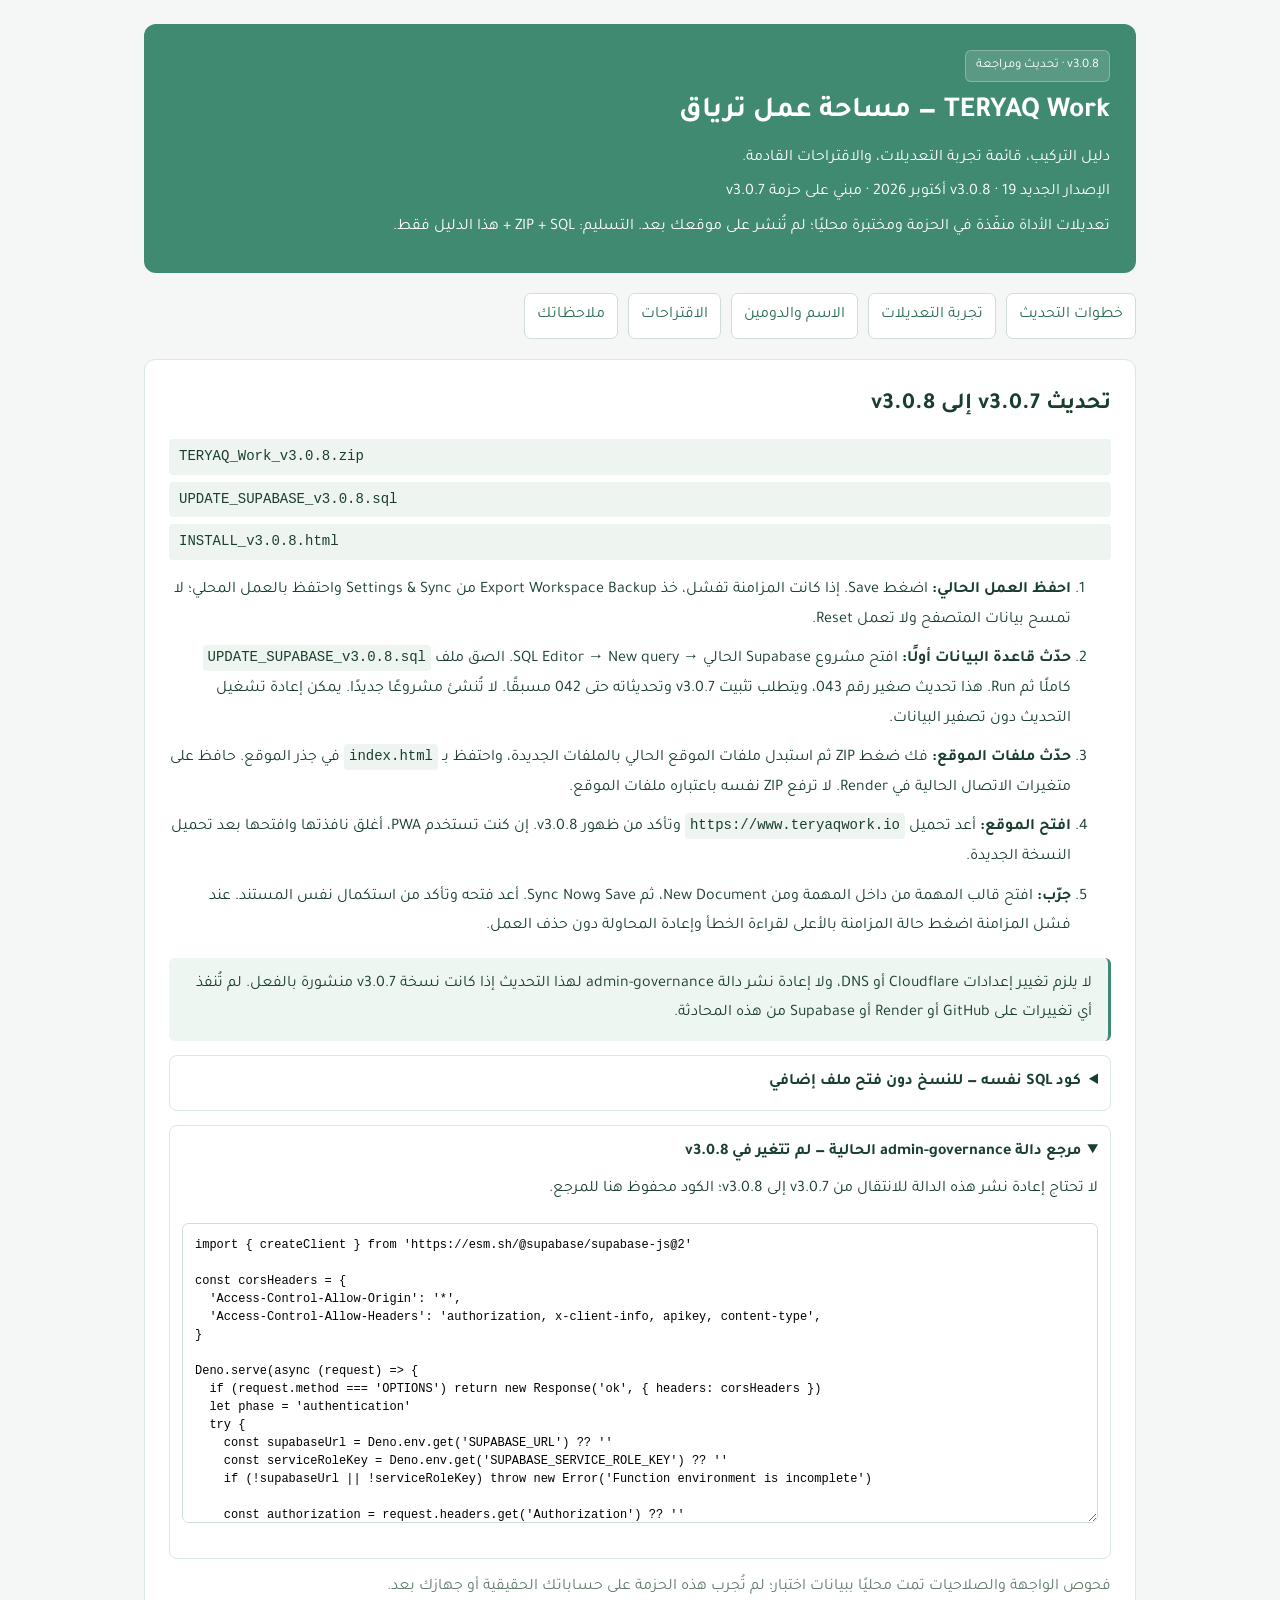
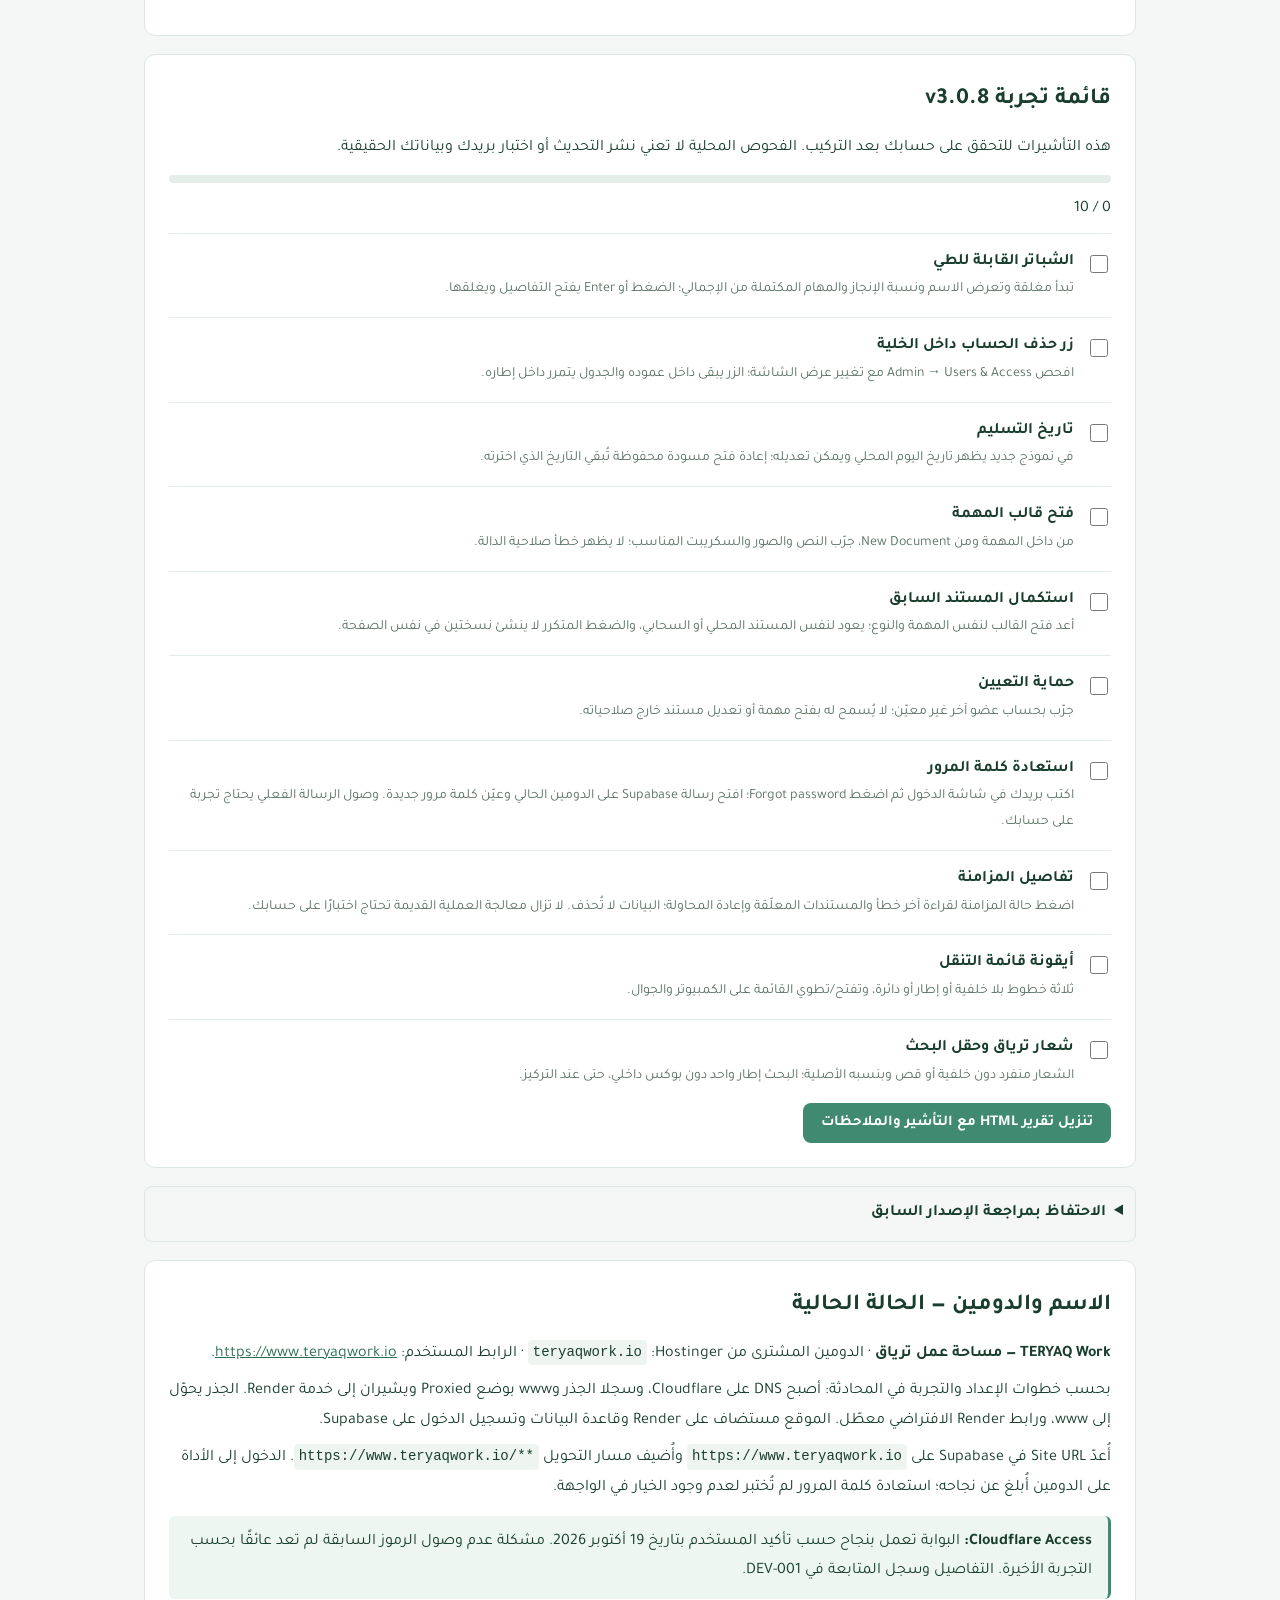
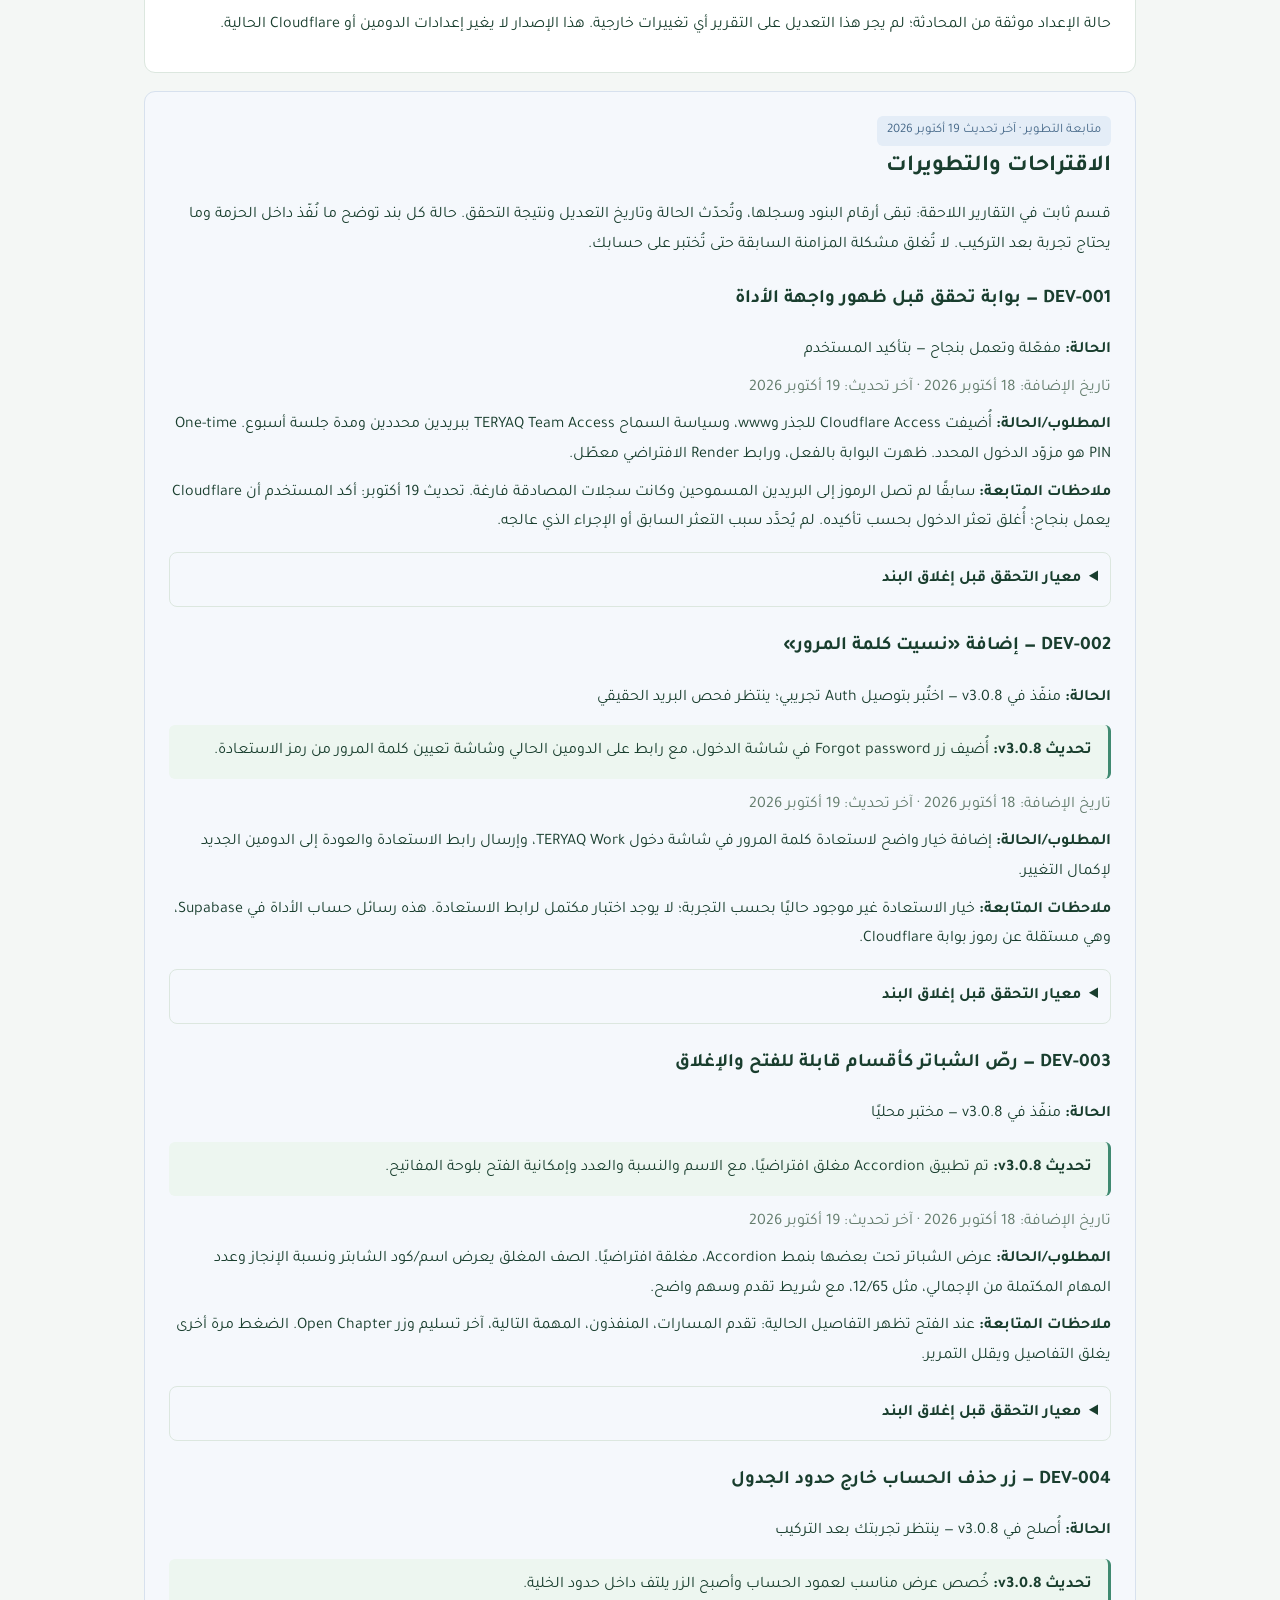
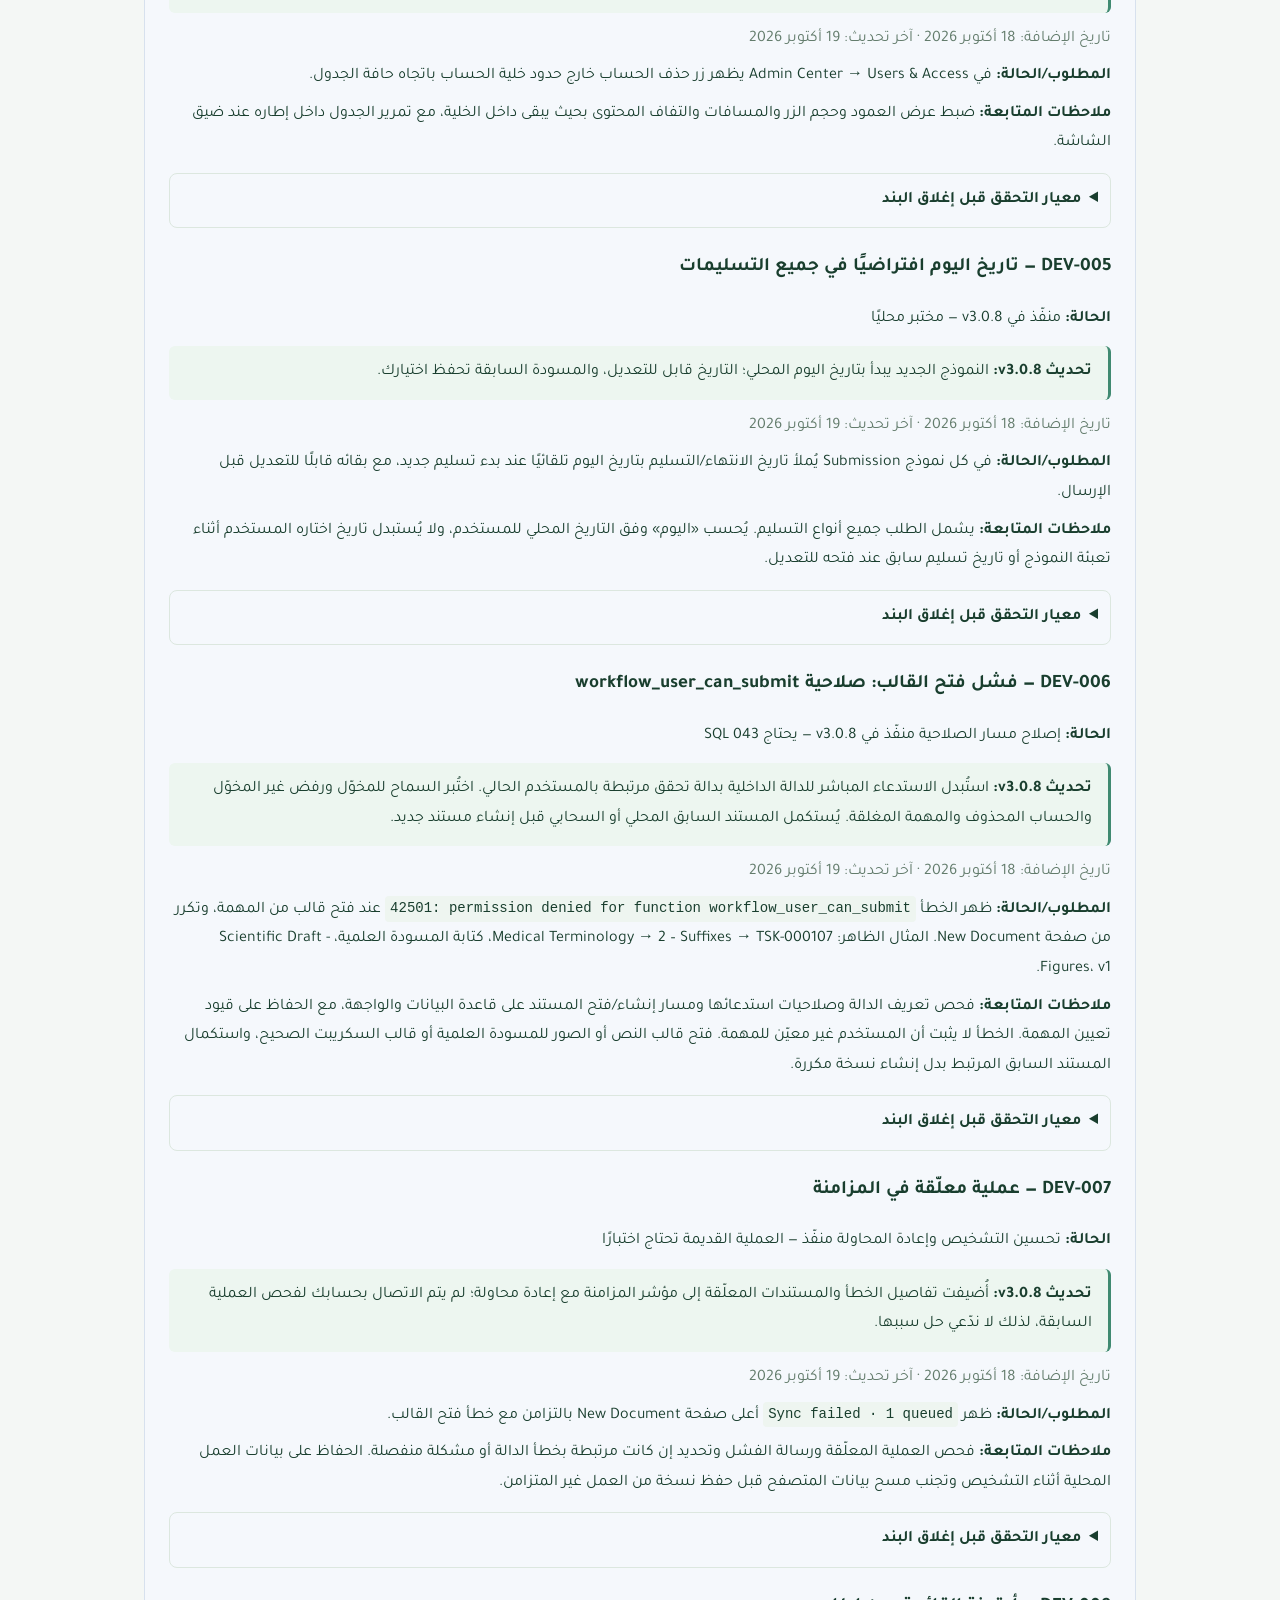
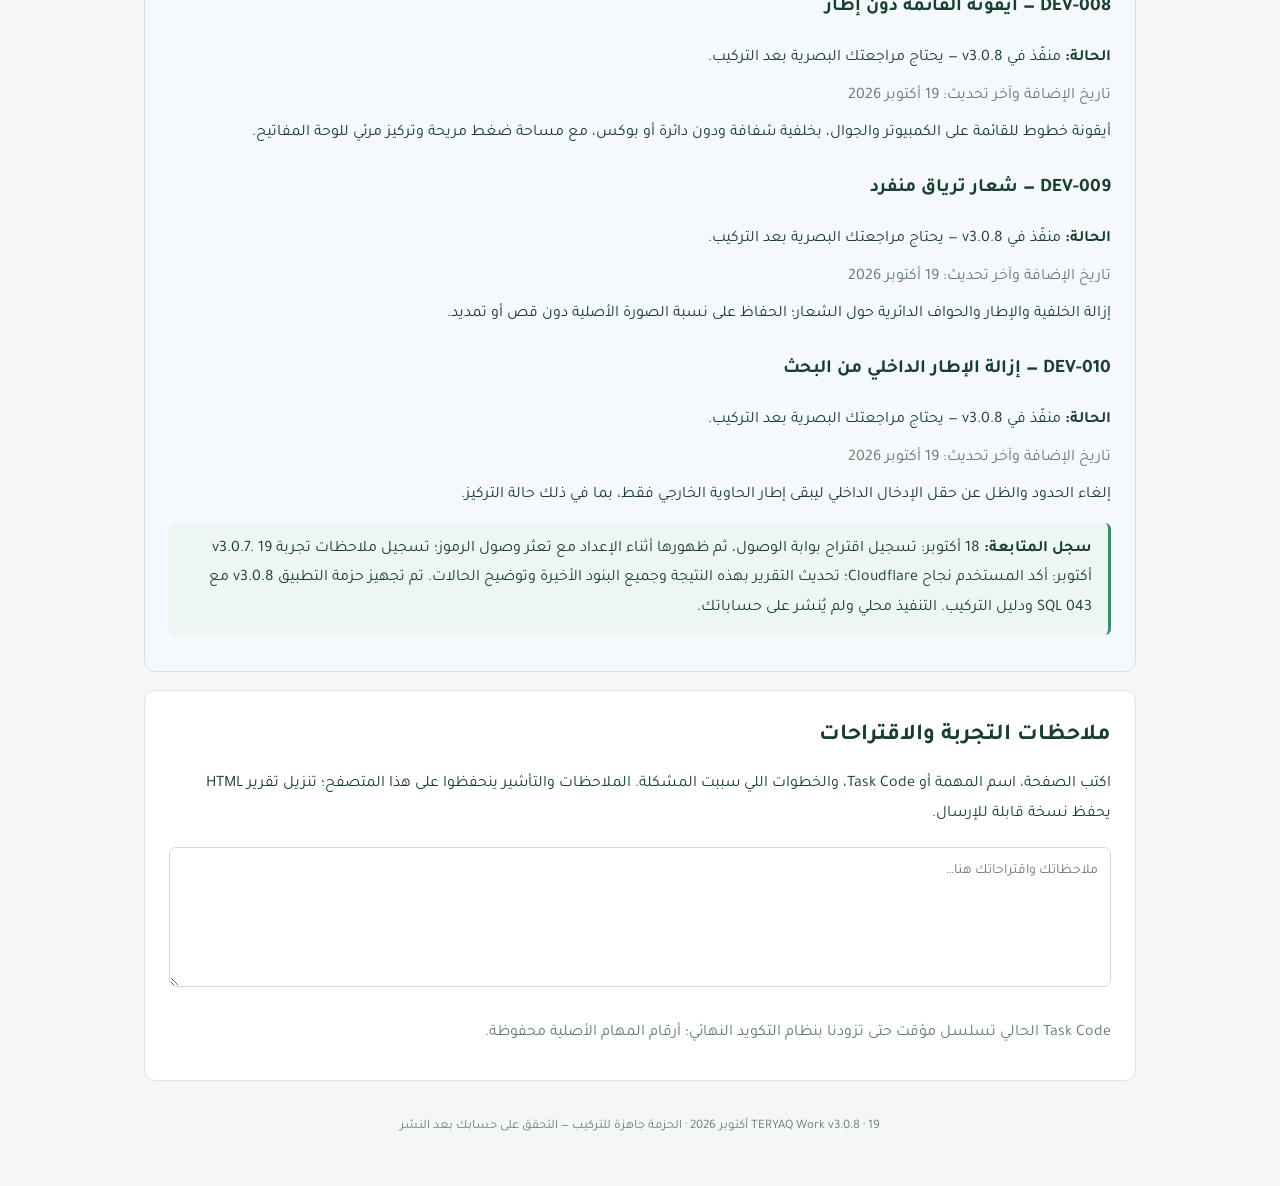
<file: INSTALL_v3.0.8.html>
<!doctype html>
<html lang="ar" dir="rtl"><head><meta charset="utf-8"><meta name="viewport" content="width=device-width,initial-scale=1"><meta name="robots" content="noindex,nofollow"><title>TERYAQ Work v3.0.8 — دليل التحديث والمراجعة</title><style>
@font-face{font-family:Tajawal;src:url([data-uri]) format('truetype');font-weight:400}@font-face{font-family:Tajawal;src:url([data-uri]) format('truetype');font-weight:700}*{box-sizing:border-box}body{margin:0;background:#f4f7f5;color:#193e2e;font:16px/1.85 Tajawal,Arial,sans-serif}main{max-width:1040px;margin:auto;padding:24px}header{background:#408a71;color:white;padding:26px;border-radius:12px}header h1{margin:3px 0;font-size:29px}header p{margin:5px 0}.badge{display:inline-block;padding:3px 10px;background:#ffffff23;border:1px solid #ffffff44;border-radius:6px;font-size:13px}nav{display:flex;flex-wrap:wrap;gap:10px;margin:20px 0}a{color:#286e50}nav a{border:1px solid #cfdfd5;background:white;padding:7px 12px;border-radius:7px;text-decoration:none}section{background:white;border:1px solid #dce7df;padding:24px;margin:18px 0;border-radius:11px}h2{font-size:23px;margin:0 0 12px}h3{font-size:19px;margin-top:22px}p{margin:8px 0}li{margin:10px 0}code{direction:ltr;unicode-bidi:isolate;display:inline-block;background:#eef5f0;border-radius:4px;padding:0 5px;font-size:14px}button{font:700 15px Tajawal,sans-serif;background:#408a71;color:white;border:0;border-radius:8px;padding:11px 18px;cursor:pointer}.note{background:#edf6f0;border-inline-start:3px solid #408a71;padding:12px 16px;margin:12px 0;border-radius:6px}.future{background:#f5f8fc;border-color:#d7e1ee}.future .badge{background:#e4edf7;border:0;color:#486a8a}details{border:1px solid #dce7df;border-radius:8px;margin:14px 0;padding:12px}summary{font-weight:700;cursor:pointer}textarea{font:14px/1.6 Tajawal,sans-serif;border:1px solid #cdded3;border-radius:7px;padding:12px;width:100%;margin:10px 0}textarea.source{direction:ltr;text-align:left;font:12px/1.5 monospace;height:300px}#reviewNotes{min-height:140px}.check-row{display:flex;gap:12px;align-items:start;border-top:1px solid #e4ece7;padding:14px 0;cursor:pointer}.check-row input{width:18px;height:18px;margin-top:7px;flex:none;accent-color:#408a71}.check-row small{display:block;font-size:14px;color:#5a7264}.check-row:has(input:checked){background:#eff8f2}.check-row:has(input:checked) b{color:#26734b}.progress{height:8px;background:#e5eee8;border-radius:6px;overflow:hidden;margin:12px 0}#bar{height:100%;background:#408a71}footer{text-align:center;color:#6c8275;font-size:13px;padding:16px}.file-list{display:grid;gap:7px}.file-list code{padding:5px 10px}.sources{font-size:14px}.muted{color:#637c6c}@media(max-width:650px){main{padding:12px}header,section{padding:18px}header h1{font-size:25px}nav{gap:6px}nav a{font-size:13px;padding:6px 9px}}@media print{body{background:white}main{max-width:none}nav,button,details{display:none}section{break-inside:avoid}}
</style></head><body><main><header><span class="badge">v3.0.8 · تحديث ومراجعة</span><h1>TERYAQ Work — مساحة عمل ترياق</h1><p>دليل التركيب، قائمة تجربة التعديلات، والاقتراحات القادمة.</p><p>الإصدار الجديد v3.0.8 · 19 أكتوبر 2026 · مبني على حزمة v3.0.7</p><p>تعديلات الأداة منفّذة في الحزمة ومختبرة محليًا؛ لم تُنشر على موقعك بعد. التسليم: ZIP + SQL + هذا الدليل فقط.</p></header>
<nav><a href="#install">خطوات التحديث</a><a href="#checklist">تجربة التعديلات</a><a href="#domain">الاسم والدومين</a><a href="#suggestions">الاقتراحات</a><a href="#notes">ملاحظاتك</a></nav>
<section id="install"><h2>تحديث v3.0.7 إلى v3.0.8</h2><div class="file-list"><code>TERYAQ_Work_v3.0.8.zip</code><code>UPDATE_SUPABASE_v3.0.8.sql</code><code>INSTALL_v3.0.8.html</code></div><ol><li><b>احفظ العمل الحالي:</b> اضغط Save. إذا كانت المزامنة تفشل، خذ Export Workspace Backup من Settings &amp; Sync واحتفظ بالعمل المحلي؛ لا تمسح بيانات المتصفح ولا تعمل Reset.</li><li><b>حدّث قاعدة البيانات أولًا:</b> افتح مشروع Supabase الحالي → SQL Editor → New query. الصق ملف <code>UPDATE_SUPABASE_v3.0.8.sql</code> كاملًا ثم Run. هذا تحديث صغير رقم 043، ويتطلب تثبيت v3.0.7 وتحديثاته حتى 042 مسبقًا. لا تُنشئ مشروعًا جديدًا. يمكن إعادة تشغيل التحديث دون تصفير البيانات.</li><li><b>حدّث ملفات الموقع:</b> فك ضغط ZIP ثم استبدل ملفات الموقع الحالي بالملفات الجديدة، واحتفظ بـ <code>index.html</code> في جذر الموقع. حافظ على متغيرات الاتصال الحالية في Render. لا ترفع ZIP نفسه باعتباره ملفات الموقع.</li><li><b>افتح الموقع:</b> أعد تحميل <code>https://www.teryaqwork.io</code> وتأكد من ظهور v3.0.8. إن كنت تستخدم PWA، أغلق نافذتها وافتحها بعد تحميل النسخة الجديدة.</li><li><b>جرّب:</b> افتح قالب المهمة من داخل المهمة ومن New Document، ثم Save وSync Now. أعد فتحه وتأكد من استكمال نفس المستند. عند فشل المزامنة اضغط حالة المزامنة بالأعلى لقراءة الخطأ وإعادة المحاولة دون حذف العمل.</li></ol><div class="note">لا يلزم تغيير إعدادات Cloudflare أو DNS، ولا إعادة نشر دالة admin-governance لهذا التحديث إذا كانت نسخة v3.0.7 منشورة بالفعل. لم تُنفذ أي تغييرات على GitHub أو Render أو Supabase من هذه المحادثة.</div><details><summary>كود SQL نفسه — للنسخ دون فتح ملف إضافي</summary><button id="copySql" type="button">نسخ SQL</button> <span id="copyStatus" role="status">تم النسخ</span><textarea id="sql" class="source" readonly="" spellcheck="false">-- v3.0.8: caller-bound editor authorization; private workflow helper stays private.
-- Requires migrations through 042 (v3.0.7). Safe to run more than once.
begin;
create or replace function public.workflow_can_open_editor(p_task uuid) returns boolean
language sql stable security definer set search_path=public,pg_temp as $$
 select public.account_is_active(auth.uid()) and exists (
  select 1 from public.workflow_tasks t where t.id=p_task
  and t.status in (&#x27;ready&#x27;,&#x27;in_progress&#x27;,&#x27;changes_requested&#x27;)
  and cardinality(public.workflow_editor_templates(t.template_id,t.task_key))&gt;0
  and public.workflow_user_can_submit(t.id,auth.uid())
 )
$$;
revoke all on function public.workflow_can_open_editor(uuid) from public,anon;
grant execute on function public.workflow_can_open_editor(uuid) to authenticated;
notify pgrst,&#x27;reload schema&#x27;;
commit;
</textarea></details><details open=""><summary>مرجع دالة admin-governance الحالية — لم تتغير في v3.0.8</summary><p>لا تحتاج إعادة نشر هذه الدالة للانتقال من v3.0.7 إلى v3.0.8؛ الكود محفوظ هنا للمرجع.</p><textarea class="source" readonly="" spellcheck="false">import { createClient } from 'https://esm.sh/@supabase/supabase-js@2'

const corsHeaders = {
  'Access-Control-Allow-Origin': '*',
  'Access-Control-Allow-Headers': 'authorization, x-client-info, apikey, content-type',
}

Deno.serve(async (request) =&gt; {
  if (request.method === 'OPTIONS') return new Response('ok', { headers: corsHeaders })
  let phase = 'authentication'
  try {
    const supabaseUrl = Deno.env.get('SUPABASE_URL') ?? ''
    const serviceRoleKey = Deno.env.get('SUPABASE_SERVICE_ROLE_KEY') ?? ''
    if (!supabaseUrl || !serviceRoleKey) throw new Error('Function environment is incomplete')

    const authorization = request.headers.get('Authorization') ?? ''
    const token = authorization.replace(/^Bearer\s+/i, '')
    const adminClient = createClient(supabaseUrl, serviceRoleKey, {
      auth: { autoRefreshToken: false, persistSession: false },
    })
    const { data: userData, error: userError } = await adminClient.auth.getUser(token)
    if (userError || !userData.user) throw new Error('Not authenticated')

    const { data: profile, error: profileError } = await adminClient
      .from('profiles').select('id,role,deleted_at').eq('id', userData.user.id).single()
    if (profileError || (profile?.role !== 'admin' || profile?.deleted_at)) throw new Error('Admin access required')

    const payload = await request.json()
    const action = String(payload.action ?? '')
    if (action === 'delete_account') {
      const userId = String(payload.user_id ?? '')
      const { data: result, error: prepareError } = await adminClient.rpc('admin_prepare_account_deletion', { p_user: userId, p_actor: userData.user.id })
      if (prepareError) throw prepareError
      // Profile is now inactive: existing JWTs lose database/storage access immediately.
      // Auth deletion revokes refresh tokens; profile/history are intentionally retained.
      const { error: deleteError } = await adminClient.auth.admin.deleteUser(userId)
      if (deleteError &amp;&amp; !/not found/i.test(deleteError.message)) throw new Error('Account access is blocked; retry to finish deleting the login identity. ' + deleteError.message)
      const { error: finishError } = await adminClient.from('profiles').update({ auth_deleted_at: new Date().toISOString() }).eq('id', userId)
      if (finishError) throw finishError
      return json({ deleted: true, ...result })
    }
    if (action === 'reset_workspace') {
      if (payload.confirmation !== 'RESET WORKSPACE') throw new Error('Explicit reset confirmation required')
      const expected = String(payload.generation ?? '')
      phase = 'reset_preflight'
      const { error: preflightError } = await adminClient.rpc('workspace_reset_preview')
      if (preflightError) throw preflightError
      phase = 'reset_begin'
      const { error: beginError } = await adminClient.rpc('workspace_reset_begin', { p_expected: expected })
      if (beginError) throw beginError
      // Delete actual Storage objects through the Storage API, never via storage.objects SQL.
      // Bounded, resumable batches: an interrupted request keeps writes paused.
      const deadline = Date.now() + 20000
      let removed = 0
      while (Date.now() &lt; deadline) {
        phase = 'list_uploaded_files'
        const { data: files, error: filesError } = await adminClient.rpc('workspace_reset_files')
        if (filesError) throw filesError
        if (!files?.length) {
          phase = 'reset_database'
          const { data: generation, error: finishError } = await adminClient.rpc('workspace_reset_finish', { p_expected: expected })
          if (finishError) throw finishError
          return json({ complete: true, generation, removed })
        }
        for (const bucket of [...new Set(files.map((f: { bucket_id: string }) =&gt; f.bucket_id))]) {
          const paths = files.filter((f: { bucket_id: string }) =&gt; f.bucket_id === bucket).map((f: { name: string }) =&gt; f.name)
          phase = `delete_files:${String(bucket)}`
          const { error } = await adminClient.storage.from(String(bucket)).remove(paths)
          if (error) throw error
          removed += paths.length
        }
      }
      return json({ complete: false, removed, resume: true })
    }
    if (action === 'update_profile') {
      const target = String(payload.user_id ?? '')
      const values = payload.profile ?? {}
      // Validate all profile values before changing Auth; no credential is returned.
      const { data: old, error: lookupError } = await adminClient.from('profiles').select('*').eq('id', target).single()
      if (lookupError || !old) throw new Error('Unknown account')
      const { error: validateError } = await adminClient.rpc('admin_update_profile', { p_user: target, p_values: { ...values, email: old.email } })
      if (validateError) throw validateError
      const { error: authError } = await adminClient.auth.admin.updateUserById(target, { email: String(values.email), email_confirm: true })
      if (authError) {
        await adminClient.rpc('admin_update_profile', { p_user: target, p_values: old })
        throw authError
      }
      return json({ updated: true })
    }
    if (action === 'purge_submission') {
      const submissionId = String(payload.submission_id ?? '')
      if (!/^[0-9a-f-]{36}$/i.test(submissionId)) throw new Error('Invalid submission ID')
      const [{ data: submission, error: submissionError }, { data: config, error: configError }] = await Promise.all([
        adminClient.from('content_submissions').select('id,owner_id,deleted_at,files').eq('id', submissionId).single(),
        adminClient.from('system_config').select('value').eq('key', 'trash_retention_days').single(),
      ])
      if (submissionError || !submission) throw new Error('Submission not found')
      if (!submission.deleted_at) throw new Error('Only trashed submissions can be purged')
      if (configError) throw configError
      const retentionDays = Math.max(1, Number(config?.value ?? 30))
      const cutoff = new Date(Date.now() - retentionDays * 86400000).toISOString()
      if (Date.parse(submission.deleted_at) &gt; Date.parse(cutoff)) throw new Error('Retention period has not expired')
      const prefix = `${submission.owner_id}/${submission.id}/`
      const paths = (Array.isArray(submission.files) ? submission.files : []).map((item) =&gt; String(item?.path ?? ''))
      if (paths.some((path) =&gt; !path.startsWith(prefix) || path.includes('..'))) throw new Error('Submission contains an invalid storage path')
      for (let start = 0; start &lt; paths.length; start += 1000) {
        const { error } = await adminClient.storage.from('teryaq-submissions').remove(paths.slice(start, start + 1000))
        if (error) throw error
      }
      const { data: deleted, error: deleteError } = await adminClient.from('content_submissions')
        .delete().eq('id', submissionId).lt('deleted_at', cutoff).select('id').maybeSingle()
      if (deleteError) throw deleteError
      if (!deleted) throw new Error('The submission changed during deletion; refresh the trash')
      return json({ deleted: true, submission_id: submissionId })
    }
    const documentId = String(payload.document_id ?? '')
    if (action !== 'purge_document' || !documentId) throw new Error('Invalid governance action')

    const [{ data: document, error: documentError }, { data: config, error: configError }] = await Promise.all([
      adminClient.from('documents').select('id,deleted_at').eq('id', documentId).single(),
      adminClient.from('system_config').select('value').eq('key', 'trash_retention_days').single(),
    ])
    if (documentError || !document) throw new Error('Document not found')
    if (!document.deleted_at) throw new Error('Only deleted documents can be purged')
    if (configError) throw configError
    const retentionDays = Math.max(1, Number(config?.value ?? 30))
    if (Date.parse(document.deleted_at) &gt; Date.now() - retentionDays * 86400000) {
      throw new Error('Retention period has not expired')
    }

    const { data: attachments, error: attachmentError } = await adminClient
      .from('attachments').select('storage_path').eq('document_id', documentId)
    if (attachmentError) throw attachmentError
    const paths = (attachments ?? []).map((row) =&gt; row.storage_path).filter(Boolean)
    for (let start = 0; start &lt; paths.length; start += 1000) {
      const { error } = await adminClient.storage.from('teryaq-author').remove(paths.slice(start, start + 1000))
      if (error) throw error
    }

    const { data: result, error: purgeError } = await adminClient.rpc('admin_purge_document', {
      p_document_id: documentId,
      p_actor_id: userData.user.id,
    })
    if (purgeError) throw purgeError
    return json(result)
  } catch (error) {
    const detail = error &amp;&amp; typeof error === 'object' ? error as { message?: string; error?: string; code?: string; details?: string; hint?: string } : null
    const message = detail?.message || detail?.error || (typeof error === 'string' ? error : 'Request failed')
    return json({ error: message, phase, code: detail?.code, details: detail?.details, hint: detail?.hint }, 400)
  }
})

function json(body: unknown, status = 200) {
  return new Response(JSON.stringify(body), {
    status,
    headers: { ...corsHeaders, 'Content-Type': 'application/json' },
  })
}
</textarea></details><p class="muted">فحوص الواجهة والصلاحيات تمت محليًا ببيانات اختبار؛ لم تُجرب هذه الحزمة على حساباتك الحقيقية أو جهازك بعد.</p></section>
<section id="checklist"><h2>قائمة تجربة v3.0.8</h2><p>هذه التأشيرات للتحقق على حسابك بعد التركيب. الفحوص المحلية لا تعني نشر التحديث أو اختبار بريدك وبياناتك الحقيقية.</p><div class="progress"><div id="bar"></div></div><p id="count">0 / 10</p><label class="check-row"><input type="checkbox" data-check=""><span><b>الشباتر القابلة للطي</b><small>تبدأ مغلقة وتعرض الاسم ونسبة الإنجاز والمهام المكتملة من الإجمالي؛ الضغط أو Enter يفتح التفاصيل ويغلقها.</small></span></label><label class="check-row"><input type="checkbox" data-check=""><span><b>زر حذف الحساب داخل الخلية</b><small>افحص Admin → Users & Access مع تغيير عرض الشاشة؛ الزر يبقى داخل عموده والجدول يتمرر داخل إطاره.</small></span></label><label class="check-row"><input type="checkbox" data-check=""><span><b>تاريخ التسليم</b><small>في نموذج جديد يظهر تاريخ اليوم المحلي ويمكن تعديله؛ إعادة فتح مسودة محفوظة تُبقي التاريخ الذي اخترته.</small></span></label><label class="check-row"><input type="checkbox" data-check=""><span><b>فتح قالب المهمة</b><small>من داخل المهمة ومن New Document، جرّب النص والصور والسكريبت المناسب؛ لا يظهر خطأ صلاحية الدالة.</small></span></label><label class="check-row"><input type="checkbox" data-check=""><span><b>استكمال المستند السابق</b><small>أعد فتح القالب لنفس المهمة والنوع؛ يعود لنفس المستند المحلي أو السحابي، والضغط المتكرر لا ينشئ نسختين في نفس الصفحة.</small></span></label><label class="check-row"><input type="checkbox" data-check=""><span><b>حماية التعيين</b><small>جرّب بحساب عضو آخر غير معيّن؛ لا يُسمح له بفتح مهمة أو تعديل مستند خارج صلاحياته.</small></span></label><label class="check-row"><input type="checkbox" data-check=""><span><b>استعادة كلمة المرور</b><small>اكتب بريدك في شاشة الدخول ثم اضغط Forgot password؛ افتح رسالة Supabase على الدومين الحالي وعيّن كلمة مرور جديدة. وصول الرسالة الفعلي يحتاج تجربة على حسابك.</small></span></label><label class="check-row"><input type="checkbox" data-check=""><span><b>تفاصيل المزامنة</b><small>اضغط حالة المزامنة لقراءة آخر خطأ والمستندات المعلّقة وإعادة المحاولة؛ البيانات لا تُحذف. لا تزال معالجة العملية القديمة تحتاج اختبارًا على حسابك.</small></span></label><label class="check-row"><input type="checkbox" data-check=""><span><b>أيقونة قائمة التنقل</b><small>ثلاثة خطوط بلا خلفية أو إطار أو دائرة، وتفتح/تطوي القائمة على الكمبيوتر والجوال.</small></span></label><label class="check-row"><input type="checkbox" data-check=""><span><b>شعار ترياق وحقل البحث</b><small>الشعار منفرد دون خلفية أو قص وبنسبه الأصلية؛ البحث إطار واحد دون بوكس داخلي، حتى عند التركيز.</small></span></label><button type="button" id="saveReport">تنزيل تقرير HTML مع التأشير والملاحظات</button></section><details><summary>الاحتفاظ بمراجعة الإصدار السابق</summary><section id="previous-review"><h2>مراجعة v3.0.7 السابقة</h2><p>علّم كل بند بعد تجربته. التأشير مخصص لمراجعتك، وليس ادعاء أن التحديث منشور على الموقع.</p><b id="previousCount" role="status">24 / 26</b><div class="progress"><div id="previousBar" style="width: 92.3077%;"></div></div><label class="check-row"><input type="checkbox" data-previous-check="" checked=""><span><b>الجداول</b><small>جداول مهام بخلايا وحدود مستطيلة، إزالة عمود Actions، وفتح المهمة من اسمها.</small></span></label><label class="check-row"><input type="checkbox" data-previous-check="" checked=""><span><b>مهام العضو</b><small>View tasks لكل عضو في Team Members مع جميع مهامه داخل المساق وبحث وفلاتر للشابتر والحالة.</small></span></label><label class="check-row"><input type="checkbox" data-previous-check="" checked=""><span><b>تعيين الأدوار</b><small>توحيد كاتب المسودة العلمية عبر المسارات داخل الشابتر، مع بقاء فريق AI منفصلًا لكل مسار وحفظ تعيينات المهام المعتمدة وقيد المراجعة.</small></span></label><label class="check-row"><input type="checkbox" data-previous-check="" checked=""><span><b>القوائم المنسدلة</b><small>إغلاق عند الضغط خارج القائمة أو فتح قائمة أخرى، سهم واضح، واستمرار فتح الفلتر عند اختيار checkboxes.</small></span></label><label class="check-row"><input type="checkbox" data-previous-check="" checked=""><span><b>بطاقات الشباتر</b><small>فصل زر Open Chapter عن شارات الحالات وضبط المسافات.</small></span></label><label class="check-row"><input type="checkbox" data-previous-check="" checked=""><span><b>قائمة التحقق</b><small>زر تعديل واحد لكل Checklist لتعديل العنوان والبنود وإضافة أو حذف نقاط، مع الحفاظ على تأشيرات البنود المستمرة.</small></span></label><label class="check-row"><input type="checkbox" data-previous-check="" checked=""><span><b>تصميم Checklist</b><small>توحيد محاذاة البنود والـcheckbox، حذف الأزرار المكررة، ونقل الحذف إلى قائمة خيارات.</small></span></label><label class="check-row"><input type="checkbox" data-previous-check="" checked=""><span><b>التنزيل الشامل</b><small>Download all في الركن العلوي مع عنوان التسليم، واسم الحزمة يتضمن Task Code والنسخة.</small></span></label><label class="check-row"><input type="checkbox" data-previous-check="" checked=""><span><b>فتح المهمة</b><small>زر فتح المهمة المرتبطة من الأرشيف ومن عرض تسليم المستخدم، مع التحقق من صلاحية الوصول.</small></span></label><label class="check-row"><input type="checkbox" data-previous-check="" checked=""><span><b>النسخ الاحتياطي</b><small>تبسيط البطاقات وتوحيد الحقول والأزرار؛ لون البطاقة كاملة يتغير عند التأشير.</small></span></label><label class="check-row"><input type="checkbox" data-previous-check="" checked=""><span><b>Guide</b><small>تطبيق توزيع الجايد المعتمد مع بحث واحد وفهرس ومحتوى مقروء، وتحديث الشرح بالعربي والإنجليزي.</small></span></label><label class="check-row"><input type="checkbox" data-previous-check="" checked=""><span><b>تحليلات الفريق</b><small>تبويب تحليلات الفريق، ملخص حالات، فلاتر متعددة، وجداول عبء العمل والمهام والتسليمات والنشاط.</small></span></label><label class="check-row"><input type="checkbox" data-previous-check="" checked=""><span><b>نسبة الإنجاز</b><small>تمييز المنفذ عن رافع التسليم وعن المعتمد؛ الفترات للاعتمادات والنشاط، وعبء العمل من أحدث دورة للشابتر.</small></span></label><label class="check-row"><input type="checkbox" data-previous-check="" checked=""><span><b>Excel</b><small>تصدير جدول الأعضاء المفلتر إلى ملف XLSX.</small></span></label><label class="check-row"><input type="checkbox" data-previous-check="" checked=""><span><b>صلاحيات التحليلات</b><small>الأدمن يرى الجميع؛ المسؤول يرى مهام المسارات المخول بإدارتها فقط.</small></span></label><label class="check-row"><input type="checkbox" data-previous-check="" checked=""><span><b>الحسابات</b><small>إخفاء UUID من قائمة الحسابات وإظهار الاسم مع Member Code المركزي.</small></span></label><label class="check-row"><input type="checkbox" data-previous-check="" checked=""><span><b>حذف الحساب</b><small>حذف تسجيل الدخول للأدمن مع تأكيد DELETE، وحفظ الأعمال ونسبتها لصاحبها، ومنع حذف الحساب الحالي أو آخر أدمن.</small></span></label><label class="check-row"><input type="checkbox" data-previous-check="" checked=""><span><b>التعيينات بعد الحذف</b><small>إزالة تعيينات الحساب المفتوحة مع حفظ تعييناته التاريخية للمعتمد وقيد المراجعة؛ منع إعادة تعيين حساب محذوف.</small></span></label><label class="check-row"><input type="checkbox" data-previous-check="" checked=""><span><b>الإعلانات</b><small>Title فوق Message وزر النشر بالأسفل، بعرض معتدل ومسافات موحدة.</small></span></label><label class="check-row"><input type="checkbox" data-previous-check="" checked=""><span><b>التراجع والإعادة</b><small>Ctrl+Z وCtrl+Y وCtrl+Shift+Z داخل النص، مع حفظ سجل التراجع خلال الحفظ التلقائي وجلسة المحرر.</small></span></label><label class="check-row"><input type="checkbox" data-previous-check="" checked=""><span><b>Submit work</b><small>آخر خيار في File بلون مميز وفتح نموذج التسليم الصحيح مباشرة حسب المهمة.</small></span></label><label class="check-row"><input type="checkbox" data-previous-check=""><span><b>القوالب من المهمة</b><small>فتح النص أو الصور للمسودة العلمية، أو قالب السكريبت المناسب؛ استكمال المستند السابق المرتبط بدل تكراره. <strong>نتيجة التجربة: فشل الفتح بخطأ 42501؛ المتابعة في DEV-006.</strong></small></span></label><label class="check-row"><input type="checkbox" data-previous-check="" checked=""><span><b>اختيار المهمة</b><small>من New Document يختار المستخدم المساق والشابتر والمهمة من تعييناته فقط؛ يتحدد الخيار الوحيد تلقائيًا.</small></span></label><label class="check-row"><input type="checkbox" data-previous-check="" checked=""><span><b>حماية المستندات</b><small>قفل هوية المهمة والمساق والشابتر والنسخة؛ تحقق على السيرفر، واستيراد ضمن التعيين، والمستندات القديمة غير المخولة للعرض فقط.</small></span></label><label class="check-row"><input type="checkbox" data-previous-check=""><span><b>الجوال</b><small>معالجة عرض الصفحات والبطاقات والفورمز والجداول والهيدر والإشعارات وشريط أدوات المحرر؛ الجداول العريضة تتمرر داخل إطارها.</small></span></label><label class="check-row"><input type="checkbox" data-previous-check="" checked=""><span><b>الاسم والخصوصية</b><small>اسم العرض TERYAQ Work — مساحة عمل ترياق وإضافة noindex؛ إعدادات الدومين وCloudflare موثقة ولا تُفعّل تلقائيًا.</small></span></label><button type="button" id="previousSaveReport" disabled hidden>تنزيل تقرير HTML مع التأشير والملاحظات</button></section></details>
<section id="domain"><h2>الاسم والدومين — الحالة الحالية</h2><p><b>TERYAQ Work — مساحة عمل ترياق</b> · الدومين المشترى من Hostinger: <code>teryaqwork.io</code> · الرابط المستخدم: <a href="https://www.teryaqwork.io">https://www.teryaqwork.io</a>.</p><p>بحسب خطوات الإعداد والتجربة في المحادثة: أصبح DNS على Cloudflare، وسجلا الجذر وwww بوضع Proxied ويشيران إلى خدمة Render. الجذر يحوّل إلى www، ورابط Render الافتراضي معطّل. الموقع مستضاف على Render وقاعدة البيانات وتسجيل الدخول على Supabase.</p><p>أُعدّ Site URL في Supabase على <code>https://www.teryaqwork.io</code> وأُضيف مسار التحويل <code>https://www.teryaqwork.io/**</code>. الدخول إلى الأداة على الدومين أُبلغ عن نجاحه؛ استعادة كلمة المرور لم تُختبر لعدم وجود الخيار في الواجهة.</p><div class="note"><b>Cloudflare Access:</b> البوابة تعمل بنجاح حسب تأكيد المستخدم بتاريخ 19 أكتوبر 2026. مشكلة عدم وصول الرموز السابقة لم تعد عائقًا بحسب التجربة الأخيرة. التفاصيل وسجل المتابعة في DEV-001.</div><p>حالة الإعداد موثقة من المحادثة؛ لم يجر هذا التعديل على التقرير أي تغييرات خارجية. هذا الإصدار لا يغير إعدادات الدومين أو Cloudflare الحالية.</p></section>
<section id="suggestions" class="future"><span class="badge">متابعة التطوير · آخر تحديث 19 أكتوبر 2026</span><h2>الاقتراحات والتطويرات</h2><p>قسم ثابت في التقارير اللاحقة: تبقى أرقام البنود وسجلها، وتُحدّث الحالة وتاريخ التعديل ونتيجة التحقق. حالة كل بند توضح ما نُفّذ داخل الحزمة وما يحتاج تجربة بعد التركيب. لا تُغلق مشكلة المزامنة السابقة حتى تُختبر على حسابك.</p><article id="dev-001"><h3>DEV-001 — بوابة تحقق قبل ظهور واجهة الأداة</h3><p><b>الحالة:</b> مفعّلة وتعمل بنجاح — بتأكيد المستخدم</p><p class="muted">تاريخ الإضافة: 18 أكتوبر 2026 · آخر تحديث: 19 أكتوبر 2026</p><p><b>المطلوب/الحالة:</b> أُضيفت Cloudflare Access للجذر وwww، وسياسة السماح TERYAQ Team Access ببريدين محددين ومدة جلسة أسبوع. One-time PIN هو مزوّد الدخول المحدد. ظهرت البوابة بالفعل، ورابط Render الافتراضي معطّل.</p><p><b>ملاحظات المتابعة:</b> سابقًا لم تصل الرموز إلى البريدين المسموحين وكانت سجلات المصادقة فارغة. تحديث 19 أكتوبر: أكد المستخدم أن Cloudflare يعمل بنجاح؛ أُغلق تعثر الدخول بحسب تأكيده. لم يُحدَّد سبب التعثر السابق أو الإجراء الذي عالجه.</p><details><summary>معيار التحقق قبل إغلاق البند</summary><p>التحقق من وصول الرمز لبريد مسموح ونجاح الدخول، ومنع البريد غير المسموح، ثم فحص الدخول داخل الأداة والمزامنة. ظهور رسالة «تم إرسال الرمز» وحده لا يثبت السماح أو إرسال رسالة.</p></details></article><article id="dev-002"><h3>DEV-002 — إضافة «نسيت كلمة المرور»</h3><p><b>الحالة:</b> منفّذ في v3.0.8 — اختُبر بتوصيل Auth تجريبي؛ ينتظر فحص البريد الحقيقي</p><div class="note"><b>تحديث v3.0.8:</b> أُضيف زر Forgot password في شاشة الدخول، مع رابط على الدومين الحالي وشاشة تعيين كلمة المرور من رمز الاستعادة.</div><p class="muted">تاريخ الإضافة: 18 أكتوبر 2026 · آخر تحديث: 19 أكتوبر 2026</p><p><b>المطلوب/الحالة:</b> إضافة خيار واضح لاستعادة كلمة المرور في شاشة دخول TERYAQ Work، وإرسال رابط الاستعادة والعودة إلى الدومين الجديد لإكمال التغيير.</p><p><b>ملاحظات المتابعة:</b> خيار الاستعادة غير موجود حاليًا بحسب التجربة؛ لا يوجد اختبار مكتمل لرابط الاستعادة. هذه رسائل حساب الأداة في Supabase، وهي مستقلة عن رموز بوابة Cloudflare.</p><details><summary>معيار التحقق قبل إغلاق البند</summary><p>طلب الاستعادة من الواجهة، فتح الرابط على الدومين الجديد، تعيين كلمة مرور جديدة، ثم نجاح الدخول بها.</p></details></article><article id="dev-003"><h3>DEV-003 — رصّ الشباتر كأقسام قابلة للفتح والإغلاق</h3><p><b>الحالة:</b> منفّذ في v3.0.8 — مختبر محليًا</p><div class="note"><b>تحديث v3.0.8:</b> تم تطبيق Accordion مغلق افتراضيًا، مع الاسم والنسبة والعدد وإمكانية الفتح بلوحة المفاتيح.</div><p class="muted">تاريخ الإضافة: 18 أكتوبر 2026 · آخر تحديث: 19 أكتوبر 2026</p><p><b>المطلوب/الحالة:</b> عرض الشباتر تحت بعضها بنمط Accordion، مغلقة افتراضيًا. الصف المغلق يعرض اسم/كود الشابتر ونسبة الإنجاز وعدد المهام المكتملة من الإجمالي، مثل 12/65، مع شريط تقدم وسهم واضح.</p><p><b>ملاحظات المتابعة:</b> عند الفتح تظهر التفاصيل الحالية: تقدم المسارات، المنفذون، المهمة التالية، آخر تسليم وزر Open Chapter. الضغط مرة أخرى يغلق التفاصيل ويقلل التمرير.</p><details><summary>معيار التحقق قبل إغلاق البند</summary><p>عند فتح الصفحة تظهر الشباتر مختصرة؛ فتح شابتر يعرض التفاصيل كاملة مع بقاء ملخص التقدم واضحًا؛ يعمل النمط على الجوال ولوحة المفاتيح.</p></details></article><article id="dev-004"><h3>DEV-004 — زر حذف الحساب خارج حدود الجدول</h3><p><b>الحالة:</b> أُصلح في v3.0.8 — ينتظر تجربتك بعد التركيب</p><div class="note"><b>تحديث v3.0.8:</b> خُصص عرض مناسب لعمود الحساب وأصبح الزر يلتف داخل حدود الخلية.</div><p class="muted">تاريخ الإضافة: 18 أكتوبر 2026 · آخر تحديث: 19 أكتوبر 2026</p><p><b>المطلوب/الحالة:</b> في Admin Center → Users & Access يظهر زر حذف الحساب خارج حدود خلية الحساب باتجاه حافة الجدول.</p><p><b>ملاحظات المتابعة:</b> ضبط عرض العمود وحجم الزر والمسافات والتفاف المحتوى بحيث يبقى داخل الخلية، مع تمرير الجدول داخل إطاره عند ضيق الشاشة.</p><details><summary>معيار التحقق قبل إغلاق البند</summary><p>فحص الجدول على شاشة واسعة وجوال ومع أسماء وبريد طويل؛ يبقى الزر ظاهرًا كاملًا داخل الخلية ويمكن الضغط عليه.</p></details></article><article id="dev-005"><h3>DEV-005 — تاريخ اليوم افتراضيًا في جميع التسليمات</h3><p><b>الحالة:</b> منفّذ في v3.0.8 — مختبر محليًا</p><div class="note"><b>تحديث v3.0.8:</b> النموذج الجديد يبدأ بتاريخ اليوم المحلي؛ التاريخ قابل للتعديل، والمسودة السابقة تحفظ اختيارك.</div><p class="muted">تاريخ الإضافة: 18 أكتوبر 2026 · آخر تحديث: 19 أكتوبر 2026</p><p><b>المطلوب/الحالة:</b> في كل نموذج Submission يُملأ تاريخ الانتهاء/التسليم بتاريخ اليوم تلقائيًا عند بدء تسليم جديد، مع بقائه قابلًا للتعديل قبل الإرسال.</p><p><b>ملاحظات المتابعة:</b> يشمل الطلب جميع أنواع التسليم. يُحسب «اليوم» وفق التاريخ المحلي للمستخدم، ولا يُستبدل تاريخ اختاره المستخدم أثناء تعبئة النموذج أو تاريخ تسليم سابق عند فتحه للتعديل.</p><details><summary>معيار التحقق قبل إغلاق البند</summary><p>فتح نموذج جديد لكل نوع فيظهر تاريخ اليوم؛ تغييره ثم الإرسال وإعادة فتح التسليم يؤكدان حفظ التاريخ المختار.</p></details></article><article id="dev-006"><h3>DEV-006 — فشل فتح القالب: صلاحية workflow_user_can_submit</h3><p><b>الحالة:</b> إصلاح مسار الصلاحية منفّذ في v3.0.8 — يحتاج SQL 043</p><div class="note"><b>تحديث v3.0.8:</b> استُبدل الاستدعاء المباشر للدالة الداخلية بدالة تحقق مرتبطة بالمستخدم الحالي. اختُبر السماح للمخوّل ورفض غير المخوّل والحساب المحذوف والمهمة المغلقة. يُستكمل المستند السابق المحلي أو السحابي قبل إنشاء مستند جديد.</div><p class="muted">تاريخ الإضافة: 18 أكتوبر 2026 · آخر تحديث: 19 أكتوبر 2026</p><p><b>المطلوب/الحالة:</b> ظهر الخطأ <code>42501: permission denied for function workflow_user_can_submit</code> عند فتح قالب من المهمة، وتكرر من صفحة New Document. المثال الظاهر: Medical Terminology → 2 – Suffixes → TSK-000107، كتابة المسودة العلمية، Scientific Draft - Figures، v1.</p><p><b>ملاحظات المتابعة:</b> فحص تعريف الدالة وصلاحيات استدعائها ومسار إنشاء/فتح المستند على قاعدة البيانات والواجهة، مع الحفاظ على قيود تعيين المهمة. الخطأ لا يثبت أن المستخدم غير معيّن للمهمة. فتح قالب النص أو الصور للمسودة العلمية أو قالب السكريبت الصحيح، واستكمال المستند السابق المرتبط بدل إنشاء نسخة مكررة.</p><details><summary>معيار التحقق قبل إغلاق البند</summary><p>من حساب عضو مخوّل: فتح القالب من المهمة ومن New Document، ثم حفظه ومزامنته وإعادة فتحه دون تكرار المستند. ومن حساب غير مخوّل: بقاء منع الوصول والتعديل سليمًا.</p></details></article><article id="dev-007"><h3>DEV-007 — عملية معلّقة في المزامنة</h3><p><b>الحالة:</b> تحسين التشخيص وإعادة المحاولة منفّذ — العملية القديمة تحتاج اختبارًا</p><div class="note"><b>تحديث v3.0.8:</b> أُضيفت تفاصيل الخطأ والمستندات المعلّقة إلى مؤشر المزامنة مع إعادة محاولة؛ لم يتم الاتصال بحسابك لفحص العملية السابقة، لذلك لا ندّعي حل سببها.</div><p class="muted">تاريخ الإضافة: 18 أكتوبر 2026 · آخر تحديث: 19 أكتوبر 2026</p><p><b>المطلوب/الحالة:</b> ظهر <code>Sync failed · 1 queued</code> أعلى صفحة New Document بالتزامن مع خطأ فتح القالب.</p><p><b>ملاحظات المتابعة:</b> فحص العملية المعلّقة ورسالة الفشل وتحديد إن كانت مرتبطة بخطأ الدالة أو مشكلة منفصلة. الحفاظ على بيانات العمل المحلية أثناء التشخيص وتجنب مسح بيانات المتصفح قبل حفظ نسخة من العمل غير المتزامن.</p><details><summary>معيار التحقق قبل إغلاق البند</summary><p>بعد معالجة السبب: تنجح إعادة محاولة المزامنة، تختفي العملية المعلّقة، ويظهر المستند الصحيح مرة واحدة بعد إعادة تحميل الصفحة.</p></details></article><article id="dev-008"><h3>DEV-008 — أيقونة القائمة دون إطار</h3><p><b>الحالة:</b> منفّذ في v3.0.8 — يحتاج مراجعتك البصرية بعد التركيب.</p><p class="muted">تاريخ الإضافة وآخر تحديث: 19 أكتوبر 2026</p><p>أيقونة خطوط للقائمة على الكمبيوتر والجوال، بخلفية شفافة ودون دائرة أو بوكس، مع مساحة ضغط مريحة وتركيز مرئي للوحة المفاتيح.</p></article><article id="dev-009"><h3>DEV-009 — شعار ترياق منفرد</h3><p><b>الحالة:</b> منفّذ في v3.0.8 — يحتاج مراجعتك البصرية بعد التركيب.</p><p class="muted">تاريخ الإضافة وآخر تحديث: 19 أكتوبر 2026</p><p>إزالة الخلفية والإطار والحواف الدائرية حول الشعار؛ الحفاظ على نسبة الصورة الأصلية دون قص أو تمديد.</p></article><article id="dev-010"><h3>DEV-010 — إزالة الإطار الداخلي من البحث</h3><p><b>الحالة:</b> منفّذ في v3.0.8 — يحتاج مراجعتك البصرية بعد التركيب.</p><p class="muted">تاريخ الإضافة وآخر تحديث: 19 أكتوبر 2026</p><p>إلغاء الحدود والظل عن حقل الإدخال الداخلي ليبقى إطار الحاوية الخارجي فقط، بما في ذلك حالة التركيز.</p></article><div class="note"><b>سجل المتابعة:</b> 18 أكتوبر: تسجيل اقتراح بوابة الوصول، ثم ظهورها أثناء الإعداد مع تعثر وصول الرموز؛ تسجيل ملاحظات تجربة v3.0.7. 19 أكتوبر: أكد المستخدم نجاح Cloudflare؛ تحديث التقرير بهذه النتيجة وجميع البنود الأخيرة وتوضيح الحالات. تم تجهيز حزمة التطبيق v3.0.8 مع SQL 043 ودليل التركيب. التنفيذ محلي ولم يُنشر على حساباتك.</div></section>
<section id="notes"><h2>ملاحظات التجربة والاقتراحات</h2><p>اكتب الصفحة، اسم المهمة أو Task Code، والخطوات اللي سببت المشكلة. الملاحظات والتأشير ينحفظوا على هذا المتصفح؛ تنزيل تقرير HTML يحفظ نسخة قابلة للإرسال.</p><textarea id="reviewNotes" placeholder="ملاحظاتك واقتراحاتك هنا…"></textarea><p class="muted">Task Code الحالي تسلسل مؤقت حتى تزودنا بنظام التكويد النهائي؛ أرقام المهام الأصلية محفوظة.</p></section><footer>TERYAQ Work v3.0.8 · 19 أكتوبر 2026 · الحزمة جاهزة للتركيب — التحقق على حسابك بعد النشر</footer></main><script>(()=>{'use strict';const key='teryaq-work-release-308-report',checks=[...document.querySelectorAll('[data-check]')],notes=document.getElementById('reviewNotes');let saved={};try{saved=JSON.parse(localStorage.getItem(key)||'{}')}catch{}checks.forEach((box,i)=>box.checked=saved.checks?.[i]??box.checked);notes.value=saved.notes??notes.textContent;function persist(){const done=checks.filter(b=>b.checked).length;document.getElementById('count').textContent=done+' / '+checks.length;document.getElementById('bar').style.width=(done/checks.length*100)+'%';try{localStorage.setItem(key,JSON.stringify({checks:checks.map(b=>b.checked),notes:notes.value}))}catch{}}checks.forEach(b=>b.addEventListener('change',persist));notes.addEventListener('input',persist);persist();document.getElementById('copySql').onclick=async()=>{const el=document.getElementById('sql');try{await navigator.clipboard.writeText(el.value)}catch{el.focus();el.select();document.execCommand('copy')}document.getElementById('copyStatus').textContent='تم النسخ';};document.getElementById('saveReport').onclick=()=>{checks.forEach(b=>b.toggleAttribute('checked',b.checked));notes.textContent=notes.value;const source='<!doctype html>\n'+document.documentElement.outerHTML,url=URL.createObjectURL(new Blob([source],{type:'text/html;charset=utf-8'})),a=document.createElement('a');a.href=url;a.download='TERYAQ_Work_v3.0.8_Review.html';a.click();setTimeout(()=>URL.revokeObjectURL(url),1000);};})();</script></body></html>
</file>
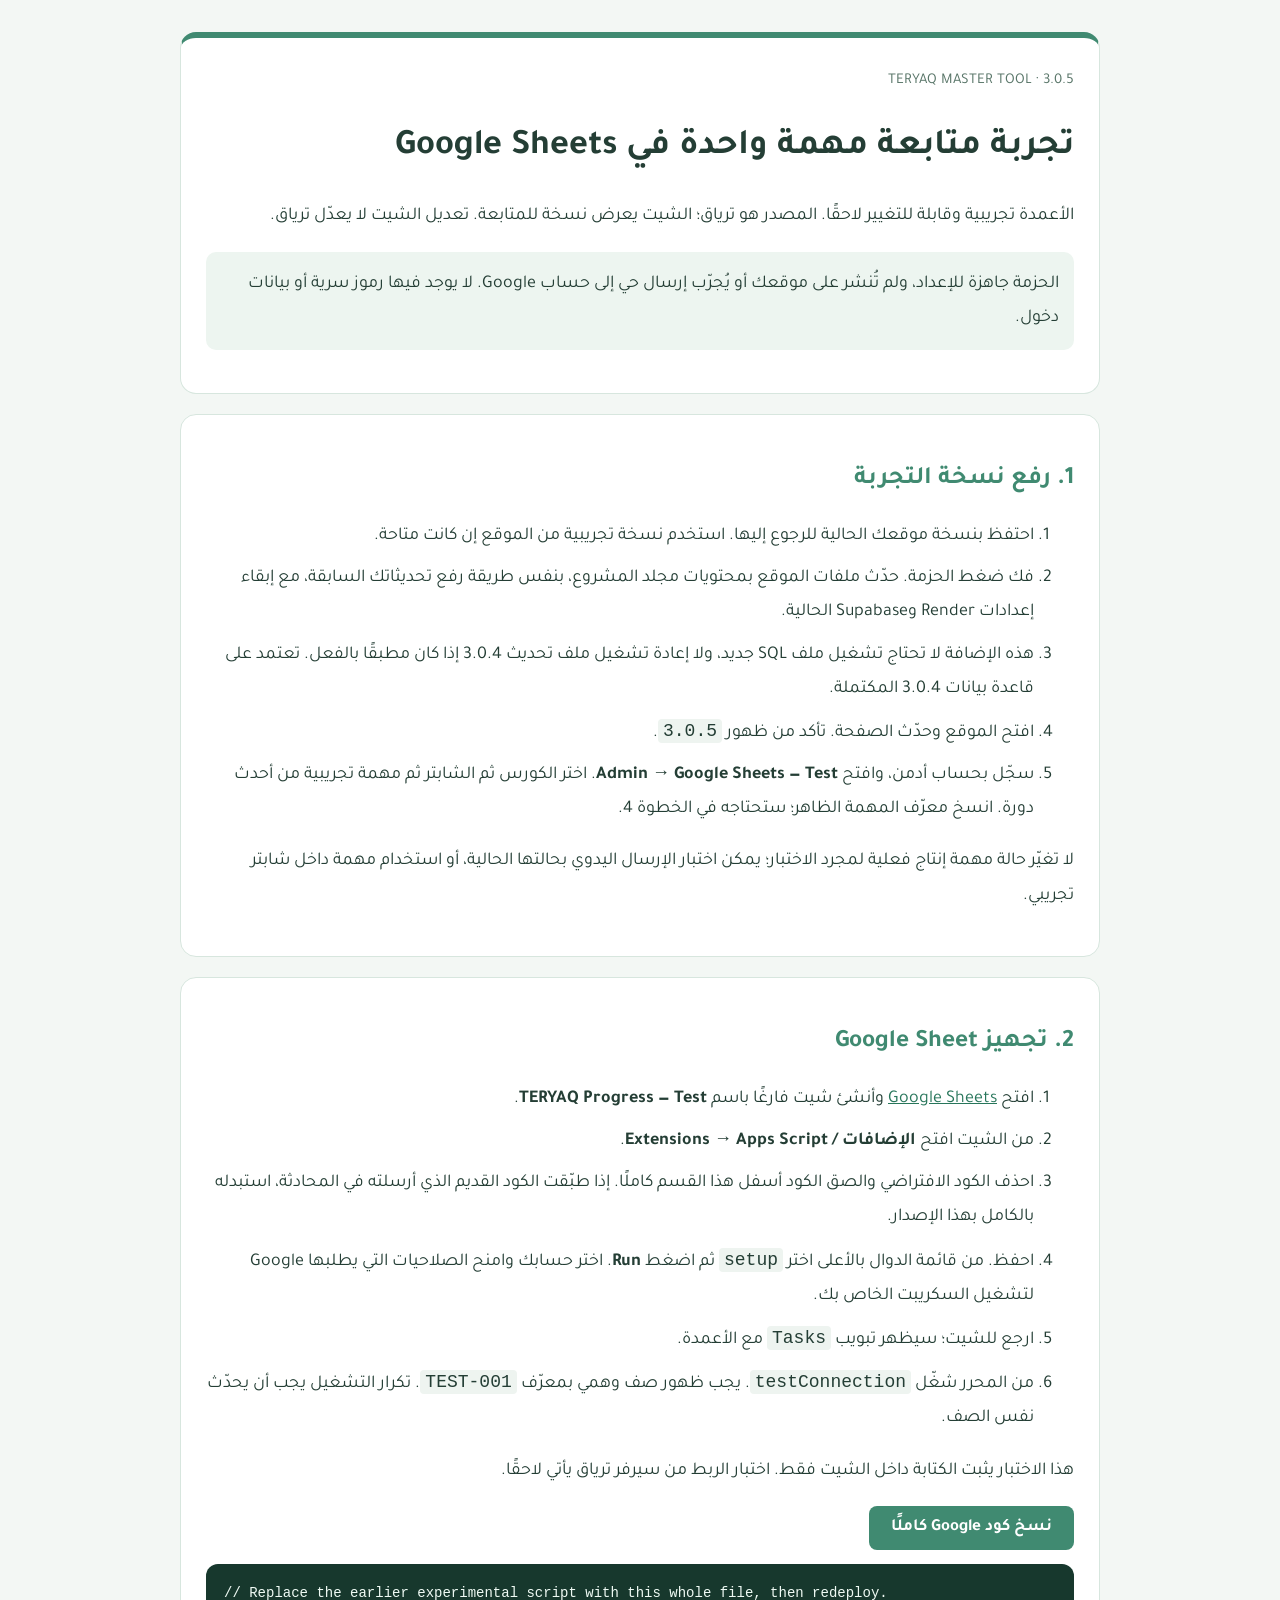
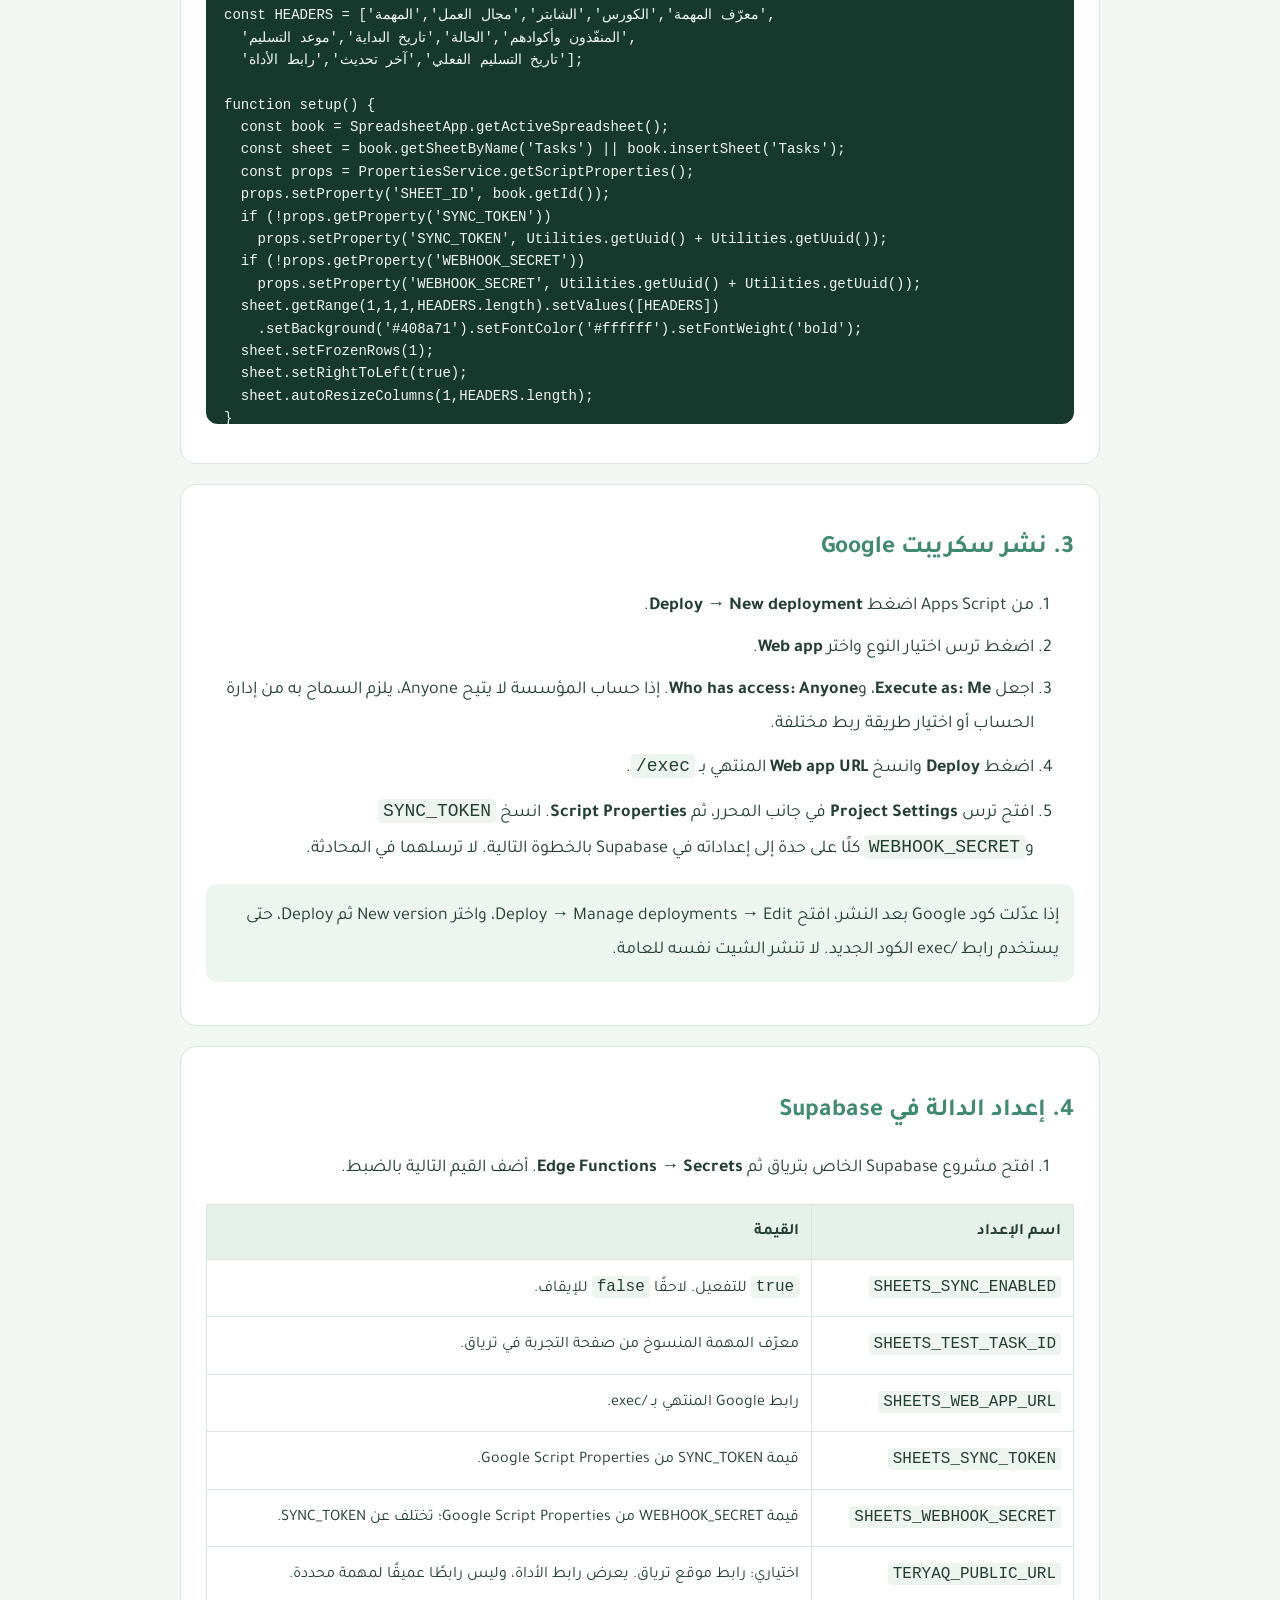
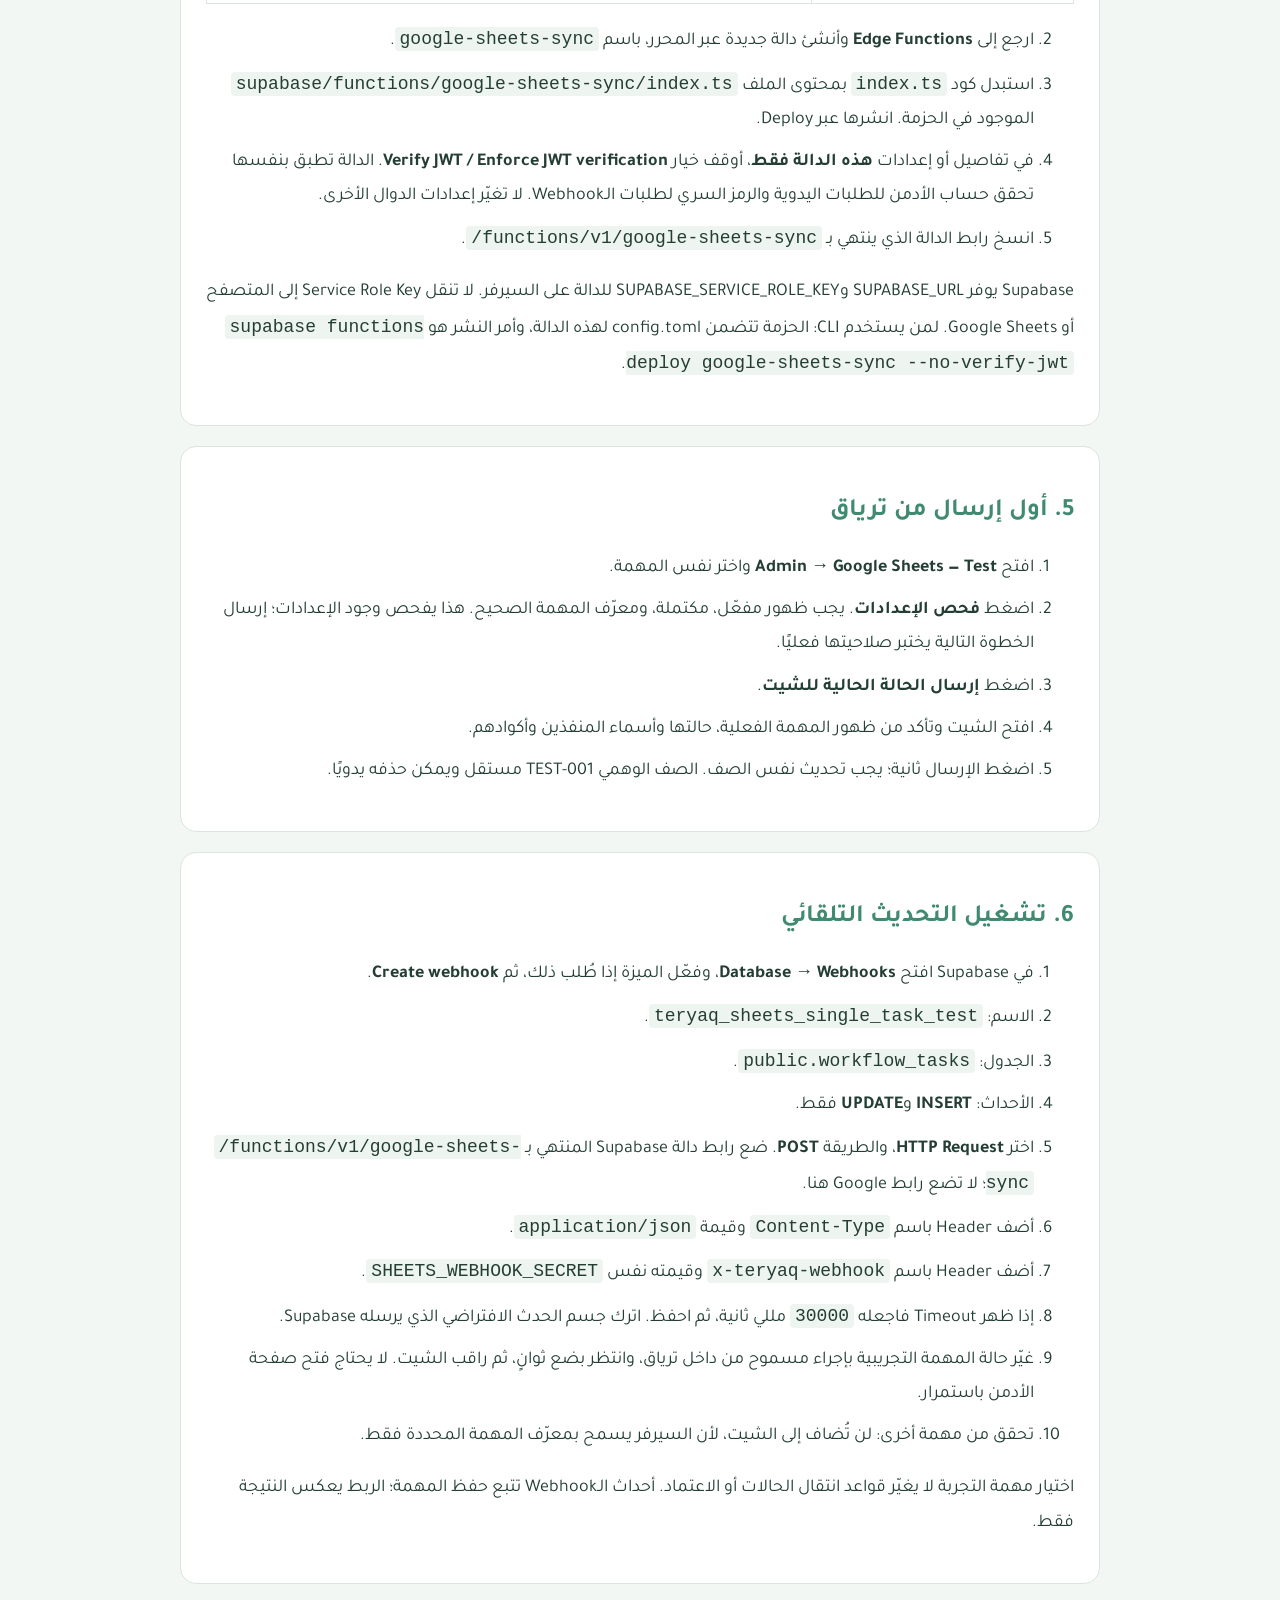
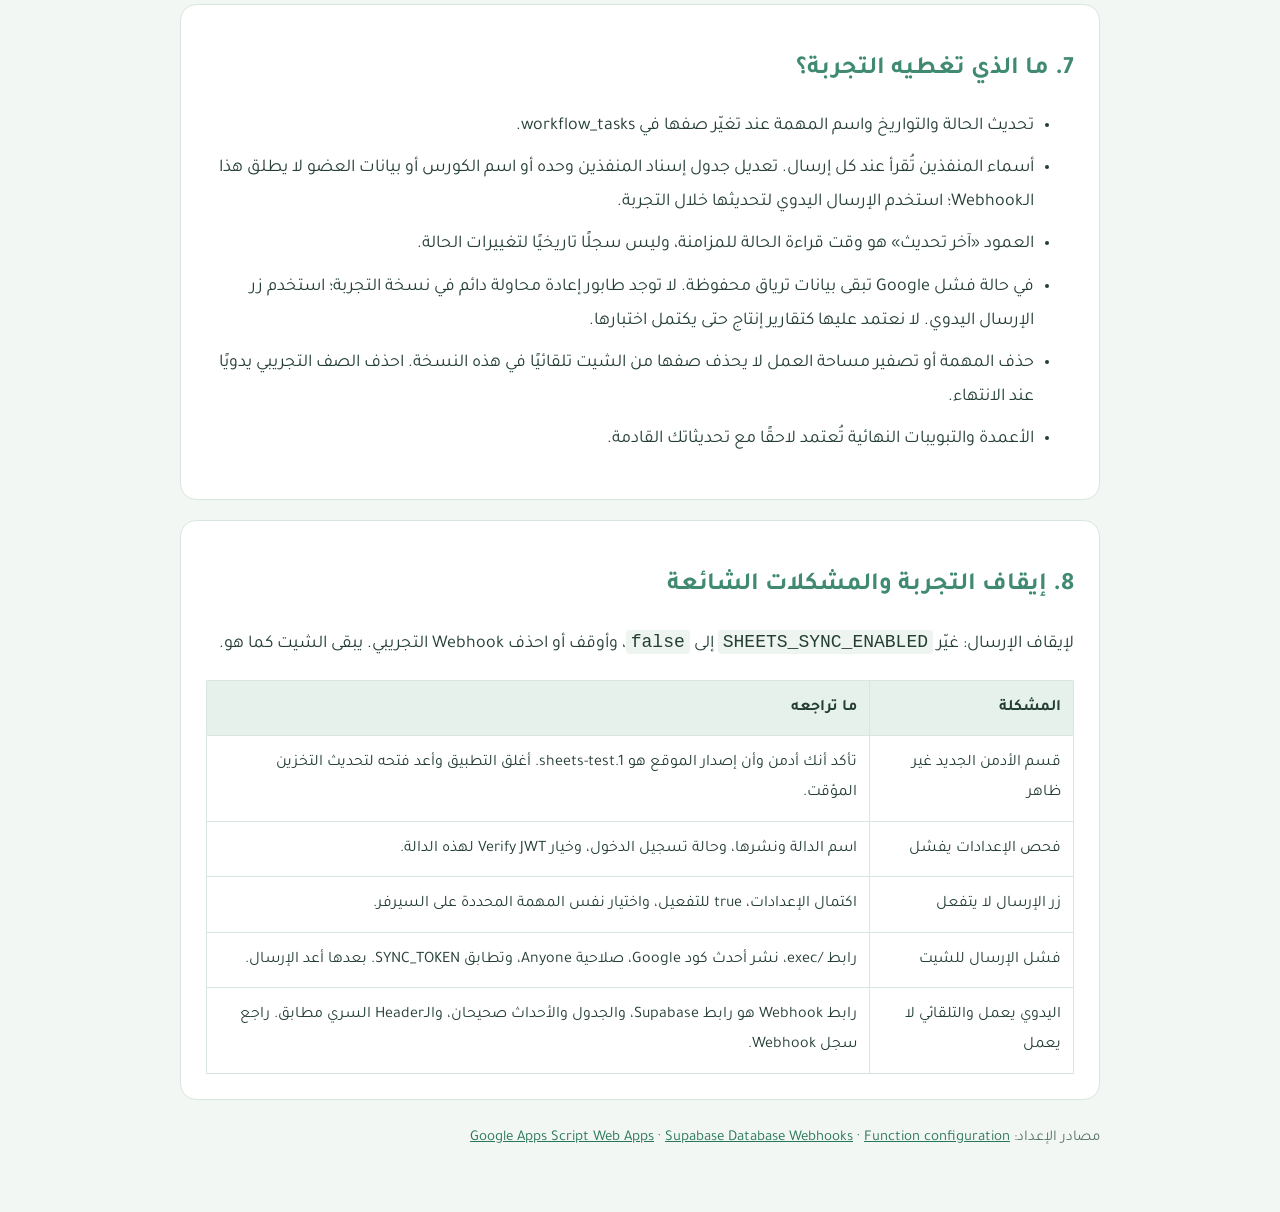
<file: google-sheets-test/SETUP.html>
<!doctype html><html lang="ar" dir="rtl"><meta charset="utf-8"><meta name="viewport" content="width=device-width,initial-scale=1"><title>تجربة ربط ترياق مع Google Sheets</title><style>@font-face{font-family:Tajawal;src:url('../fonts/Tajawal-Regular.ttf')}@font-face{font-family:Tajawal;src:url('../fonts/Tajawal-Bold.ttf');font-weight:700}*{box-sizing:border-box}body{font:18px/1.9 Tajawal,Arial;background:#f3f7f4;color:#243e35;margin:0}main{max-width:960px;margin:auto;padding:32px 20px}header,section{background:white;border:1px solid #d7e6de;border-radius:16px;padding:25px;margin-bottom:20px}header{border-top:6px solid #408a71}h1,h2{line-height:1.5}h2{color:#408a71;font-size:25px}a{color:#28765b}code,pre,input{direction:ltr;unicode-bidi:embed}code{background:#eef4f0;padding:2px 5px;border-radius:4px}pre{direction:ltr;text-align:left;font:14px/1.6 monospace;white-space:pre;overflow:auto;max-height:460px;background:#17382d;color:#effaf4;padding:18px;border-radius:12px}table{border-collapse:collapse;width:100%;font-size:16px}td,th{padding:12px;text-align:right;border:1px solid #d7e6de}th{background:#e6f1eb}button{font:700 17px Tajawal;background:#408a71;color:white;border:0;border-radius:8px;padding:12px 22px;cursor:pointer}.hint{background:#edf5f0;padding:15px;border-radius:10px}li{margin-bottom:8px}small{color:#587568}</style><main>
<header><small>TERYAQ MASTER TOOL · 3.0.5</small><h1>تجربة متابعة مهمة واحدة في Google Sheets</h1><p>الأعمدة تجريبية وقابلة للتغيير لاحقًا. المصدر هو ترياق؛ الشيت يعرض نسخة للمتابعة. تعديل الشيت لا يعدّل ترياق.</p><p class="hint">الحزمة جاهزة للإعداد، ولم تُنشر على موقعك أو يُجرّب إرسال حي إلى حساب Google. لا يوجد فيها رموز سرية أو بيانات دخول.</p></header>
<section><h2>1. رفع نسخة التجربة</h2><ol><li>احتفظ بنسخة موقعك الحالية للرجوع إليها. استخدم نسخة تجريبية من الموقع إن كانت متاحة.</li><li>فك ضغط الحزمة. حدّث ملفات الموقع بمحتويات مجلد المشروع، بنفس طريقة رفع تحديثاتك السابقة، مع إبقاء إعدادات Render وSupabase الحالية.</li><li>هذه الإضافة لا تحتاج تشغيل ملف SQL جديد، ولا إعادة تشغيل ملف تحديث 3.0.4 إذا كان مطبقًا بالفعل. تعتمد على قاعدة بيانات 3.0.4 المكتملة.</li><li>افتح الموقع وحدّث الصفحة. تأكد من ظهور <code>3.0.5</code>.</li><li>سجّل بحساب أدمن، وافتح <b>Admin → Google Sheets — Test</b>. اختر الكورس ثم الشابتر ثم مهمة تجريبية من أحدث دورة. انسخ معرّف المهمة الظاهر؛ ستحتاجه في الخطوة 4.</li></ol><p>لا تغيّر حالة مهمة إنتاج فعلية لمجرد الاختبار؛ يمكن اختبار الإرسال اليدوي بحالتها الحالية، أو استخدام مهمة داخل شابتر تجريبي.</p></section>
<section><h2>2. تجهيز Google Sheet</h2><ol><li>افتح <a href="https://sheets.google.com" target="_blank" rel="noopener">Google Sheets</a> وأنشئ شيت فارغًا باسم <b>TERYAQ Progress — Test</b>.</li><li>من الشيت افتح <b>الإضافات / Extensions → Apps Script</b>.</li><li>احذف الكود الافتراضي والصق الكود أسفل هذا القسم كاملًا. إذا طبّقت الكود القديم الذي أرسلته في المحادثة، استبدله بالكامل بهذا الإصدار.</li><li>احفظ. من قائمة الدوال بالأعلى اختر <code>setup</code> ثم اضغط <b>Run</b>. اختر حسابك وامنح الصلاحيات التي يطلبها Google لتشغيل السكريبت الخاص بك.</li><li>ارجع للشيت؛ سيظهر تبويب <code>Tasks</code> مع الأعمدة.</li><li>من المحرر شغّل <code>testConnection</code>. يجب ظهور صف وهمي بمعرّف <code>TEST-001</code>. تكرار التشغيل يجب أن يحدّث نفس الصف.</li></ol><p>هذا الاختبار يثبت الكتابة داخل الشيت فقط. اختبار الربط من سيرفر ترياق يأتي لاحقًا.</p><button id="copyCode">نسخ كود Google كاملًا</button><span id="copyStatus" role="status"></span><pre id="code">// Replace the earlier experimental script with this whole file, then redeploy.
const HEADERS = [&#x27;معرّف المهمة&#x27;,&#x27;الكورس&#x27;,&#x27;الشابتر&#x27;,&#x27;مجال العمل&#x27;,&#x27;المهمة&#x27;,
  &#x27;المنفّذون وأكوادهم&#x27;,&#x27;الحالة&#x27;,&#x27;تاريخ البداية&#x27;,&#x27;موعد التسليم&#x27;,
  &#x27;تاريخ التسليم الفعلي&#x27;,&#x27;آخر تحديث&#x27;,&#x27;رابط الأداة&#x27;];

function setup() {
  const book = SpreadsheetApp.getActiveSpreadsheet();
  const sheet = book.getSheetByName(&#x27;Tasks&#x27;) || book.insertSheet(&#x27;Tasks&#x27;);
  const props = PropertiesService.getScriptProperties();
  props.setProperty(&#x27;SHEET_ID&#x27;, book.getId());
  if (!props.getProperty(&#x27;SYNC_TOKEN&#x27;))
    props.setProperty(&#x27;SYNC_TOKEN&#x27;, Utilities.getUuid() + Utilities.getUuid());
  if (!props.getProperty(&#x27;WEBHOOK_SECRET&#x27;))
    props.setProperty(&#x27;WEBHOOK_SECRET&#x27;, Utilities.getUuid() + Utilities.getUuid());
  sheet.getRange(1,1,1,HEADERS.length).setValues([HEADERS])
    .setBackground(&#x27;#408a71&#x27;).setFontColor(&#x27;#ffffff&#x27;).setFontWeight(&#x27;bold&#x27;);
  sheet.setFrozenRows(1);
  sheet.setRightToLeft(true);
  sheet.autoResizeColumns(1,HEADERS.length);
}

function doPost(e) {
  try {
    const body = JSON.parse(e.postData.contents);
    const token = PropertiesService.getScriptProperties().getProperty(&#x27;SYNC_TOKEN&#x27;);
    if (!token || !body.token || body.token !== token) throw new Error(&#x27;Unauthorized&#x27;);
    return jsonResponse(saveTask(body.task, body.observedAt));
  } catch (error) {
    return jsonResponse({ok:false,error:error.message});
  }
}

function saveTask(task, observedAt) {
  if (!task || !task.id || !task.status || !Number.isFinite(observedAt))
    throw new Error(&#x27;Invalid task payload&#x27;);
  const lock = LockService.getScriptLock();
  lock.waitLock(20000);
  try {
    const props = PropertiesService.getScriptProperties();
    const key = &#x27;LAST_SYNC_&#x27; + task.id;
    if (Number(props.getProperty(key) || 0) &gt; observedAt) return {ok:true,stale:true};
    const sheet = SpreadsheetApp.openById(props.getProperty(&#x27;SHEET_ID&#x27;)).getSheetByName(&#x27;Tasks&#x27;);
    const last = sheet.getLastRow();
    const ids = last &gt; 1 ? sheet.getRange(2,1,last-1,1).getDisplayValues().flat() : [];
    const index = ids.indexOf(String(task.id));
    const row = index &lt; 0 ? last + 1 : index + 2;
    const labels = {planned:&#x27;مخططة&#x27;,ready:&#x27;جاهزة للبدء&#x27;,in_progress:&#x27;قيد التنفيذ&#x27;,
      in_review:&#x27;بانتظار المراجعة&#x27;,approved:&#x27;معتمدة&#x27;,changes_requested:&#x27;بحاجة لتعديل&#x27;,blocked:&#x27;متوقفة&#x27;};
    const values = [task.id,task.course,task.chapter,task.area,task.name,task.executors,
      labels[task.status] || task.status,task.startDate,task.dueDate,task.submittedAt,
      new Date(observedAt).toISOString(),task.url].map(value =&gt; {
        const text = String(value == null ? &#x27;&#x27; : value);
        return /^[=+\-@]/.test(text) ? &quot;&#x27;&quot; + text : text;
      });
    sheet.getRange(row,1,1,HEADERS.length).setValues([values]);
    SpreadsheetApp.flush();
    props.setProperty(key,String(observedAt));
    return {ok:true};
  } finally { lock.releaseLock(); }
}

function jsonResponse(body) {
  return ContentService.createTextOutput(JSON.stringify(body))
    .setMimeType(ContentService.MimeType.JSON);
}

function testConnection() {
  saveTask({id:&#x27;TEST-001&#x27;,course:&#x27;كورس تجريبي&#x27;,chapter:&#x27;Chapter 1&#x27;,area:&#x27;Questions&#x27;,
    name:&#x27;تجربة الربط&#x27;,executors:&#x27;عضو تجريبي — M001&#x27;,status:&#x27;in_review&#x27;},Date.now());
}
</pre></section>
<section><h2>3. نشر سكريبت Google</h2><ol><li>من Apps Script اضغط <b>Deploy → New deployment</b>.</li><li>اضغط ترس اختيار النوع واختر <b>Web app</b>.</li><li>اجعل <b>Execute as: Me</b>، و<b>Who has access: Anyone</b>. إذا حساب المؤسسة لا يتيح Anyone، يلزم السماح به من إدارة الحساب أو اختيار طريقة ربط مختلفة.</li><li>اضغط <b>Deploy</b> وانسخ <b>Web app URL</b> المنتهي بـ <code>/exec</code>.</li><li>افتح ترس <b>Project Settings</b> في جانب المحرر، ثم <b>Script Properties</b>. انسخ <code>SYNC_TOKEN</code> و<code>WEBHOOK_SECRET</code> كلًا على حدة إلى إعداداته في Supabase بالخطوة التالية. لا ترسلهما في المحادثة.</li></ol><p class="hint">إذا عدّلت كود Google بعد النشر، افتح Deploy → Manage deployments → Edit، واختر New version ثم Deploy، حتى يستخدم رابط /exec الكود الجديد. لا تنشر الشيت نفسه للعامة.</p></section>
<section><h2>4. إعداد الدالة في Supabase</h2><ol><li>افتح مشروع Supabase الخاص بترياق ثم <b>Edge Functions → Secrets</b>. أضف القيم التالية بالضبط.</li></ol><table><thead><tr><th>اسم الإعداد</th><th>القيمة</th></tr></thead><tbody><tr><td><code>SHEETS_SYNC_ENABLED</code></td><td><code>true</code> للتفعيل. لاحقًا <code>false</code> للإيقاف.</td></tr><tr><td><code>SHEETS_TEST_TASK_ID</code></td><td>معرّف المهمة المنسوخ من صفحة التجربة في ترياق.</td></tr><tr><td><code>SHEETS_WEB_APP_URL</code></td><td>رابط Google المنتهي بـ /exec.</td></tr><tr><td><code>SHEETS_SYNC_TOKEN</code></td><td>قيمة SYNC_TOKEN من Google Script Properties.</td></tr><tr><td><code>SHEETS_WEBHOOK_SECRET</code></td><td>قيمة WEBHOOK_SECRET من Google Script Properties؛ تختلف عن SYNC_TOKEN.</td></tr><tr><td><code>TERYAQ_PUBLIC_URL</code></td><td>اختياري: رابط موقع ترياق. يعرض رابط الأداة، وليس رابطًا عميقًا لمهمة محددة.</td></tr></tbody></table><ol start="2"><li>ارجع إلى <b>Edge Functions</b> وأنشئ دالة جديدة عبر المحرر، باسم <code>google-sheets-sync</code>.</li><li>استبدل كود <code>index.ts</code> بمحتوى الملف <code>supabase/functions/google-sheets-sync/index.ts</code> الموجود في الحزمة. انشرها عبر Deploy.</li><li>في تفاصيل أو إعدادات <b>هذه الدالة فقط</b>، أوقف خيار <b>Verify JWT / Enforce JWT verification</b>. الدالة تطبق بنفسها تحقق حساب الأدمن للطلبات اليدوية والرمز السري لطلبات الـWebhook. لا تغيّر إعدادات الدوال الأخرى.</li><li>انسخ رابط الدالة الذي ينتهي بـ <code>/functions/v1/google-sheets-sync</code>.</li></ol><p>Supabase يوفر SUPABASE_URL وSUPABASE_SERVICE_ROLE_KEY للدالة على السيرفر. لا تنقل Service Role Key إلى المتصفح أو Google Sheets. لمن يستخدم CLI: الحزمة تتضمن config.toml لهذه الدالة، وأمر النشر هو <code>supabase functions deploy google-sheets-sync --no-verify-jwt</code>.</p></section>
<section><h2>5. أول إرسال من ترياق</h2><ol><li>افتح <b>Admin → Google Sheets — Test</b> واختر نفس المهمة.</li><li>اضغط <b>فحص الإعدادات</b>. يجب ظهور مفعّل، مكتملة، ومعرّف المهمة الصحيح. هذا يفحص وجود الإعدادات؛ إرسال الخطوة التالية يختبر صلاحيتها فعليًا.</li><li>اضغط <b>إرسال الحالة الحالية للشيت</b>.</li><li>افتح الشيت وتأكد من ظهور المهمة الفعلية، حالتها وأسماء المنفذين وأكوادهم.</li><li>اضغط الإرسال ثانية؛ يجب تحديث نفس الصف. الصف الوهمي TEST-001 مستقل ويمكن حذفه يدويًا.</li></ol></section>
<section><h2>6. تشغيل التحديث التلقائي</h2><ol><li>في Supabase افتح <b>Database → Webhooks</b>، وفعّل الميزة إذا طُلب ذلك، ثم <b>Create webhook</b>.</li><li>الاسم: <code>teryaq_sheets_single_task_test</code>.</li><li>الجدول: <code>public.workflow_tasks</code>.</li><li>الأحداث: <b>INSERT</b> و<b>UPDATE</b> فقط.</li><li>اختر <b>HTTP Request</b>، والطريقة <b>POST</b>. ضع رابط دالة Supabase المنتهي بـ <code>/functions/v1/google-sheets-sync</code>؛ لا تضع رابط Google هنا.</li><li>أضف Header باسم <code>Content-Type</code> وقيمة <code>application/json</code>.</li><li>أضف Header باسم <code>x-teryaq-webhook</code> وقيمته نفس <code>SHEETS_WEBHOOK_SECRET</code>.</li><li>إذا ظهر Timeout فاجعله <code>30000</code> مللي ثانية، ثم احفظ. اترك جسم الحدث الافتراضي الذي يرسله Supabase.</li><li>غيّر حالة المهمة التجريبية بإجراء مسموح من داخل ترياق، وانتظر بضع ثوانٍ، ثم راقب الشيت. لا يحتاج فتح صفحة الأدمن باستمرار.</li><li>تحقق من مهمة أخرى: لن تُضاف إلى الشيت، لأن السيرفر يسمح بمعرّف المهمة المحددة فقط.</li></ol><p>اختيار مهمة التجربة لا يغيّر قواعد انتقال الحالات أو الاعتماد. أحداث الـWebhook تتبع حفظ المهمة؛ الربط يعكس النتيجة فقط.</p></section>
<section><h2>7. ما الذي تغطيه التجربة؟</h2><ul><li>تحديث الحالة والتواريخ واسم المهمة عند تغيّر صفها في workflow_tasks.</li><li>أسماء المنفذين تُقرأ عند كل إرسال. تعديل جدول إسناد المنفذين وحده أو اسم الكورس أو بيانات العضو لا يطلق هذا الـWebhook؛ استخدم الإرسال اليدوي لتحديثها خلال التجربة.</li><li>العمود «آخر تحديث» هو وقت قراءة الحالة للمزامنة، وليس سجلًا تاريخيًا لتغييرات الحالة.</li><li>في حالة فشل Google تبقى بيانات ترياق محفوظة. لا توجد طابور إعادة محاولة دائم في نسخة التجربة؛ استخدم زر الإرسال اليدوي. لا نعتمد عليها كتقارير إنتاج حتى يكتمل اختبارها.</li><li>حذف المهمة أو تصفير مساحة العمل لا يحذف صفها من الشيت تلقائيًا في هذه النسخة. احذف الصف التجريبي يدويًا عند الانتهاء.</li><li>الأعمدة والتبويبات النهائية تُعتمد لاحقًا مع تحديثاتك القادمة.</li></ul></section>
<section><h2>8. إيقاف التجربة والمشكلات الشائعة</h2><p>لإيقاف الإرسال: غيّر <code>SHEETS_SYNC_ENABLED</code> إلى <code>false</code>، وأوقف أو احذف Webhook التجريبي. يبقى الشيت كما هو.</p><table><tr><th>المشكلة</th><th>ما تراجعه</th></tr><tr><td>قسم الأدمن الجديد غير ظاهر</td><td>تأكد أنك أدمن وأن إصدار الموقع هو sheets-test.1. أغلق التطبيق وأعد فتحه لتحديث التخزين المؤقت.</td></tr><tr><td>فحص الإعدادات يفشل</td><td>اسم الدالة ونشرها، وحالة تسجيل الدخول، وخيار Verify JWT لهذه الدالة.</td></tr><tr><td>زر الإرسال لا يتفعل</td><td>اكتمال الإعدادات، true للتفعيل، واختيار نفس المهمة المحددة على السيرفر.</td></tr><tr><td>فشل الإرسال للشيت</td><td>رابط /exec، نشر أحدث كود Google، صلاحية Anyone، وتطابق SYNC_TOKEN. بعدها أعد الإرسال.</td></tr><tr><td>اليدوي يعمل والتلقائي لا يعمل</td><td>رابط Webhook هو رابط Supabase، والجدول والأحداث صحيحان، والـHeader السري مطابق. راجع سجل Webhook.</td></tr></table></section>
<footer><small>مصادر الإعداد: <a href="https://developers.google.com/apps-script/guides/web">Google Apps Script Web Apps</a> · <a href="https://supabase.com/docs/guides/database/webhooks">Supabase Database Webhooks</a> · <a href="https://supabase.com/docs/guides/functions/function-configuration">Function configuration</a></small></footer></main><script src="setup-guide.js"></script></html>
</file>
